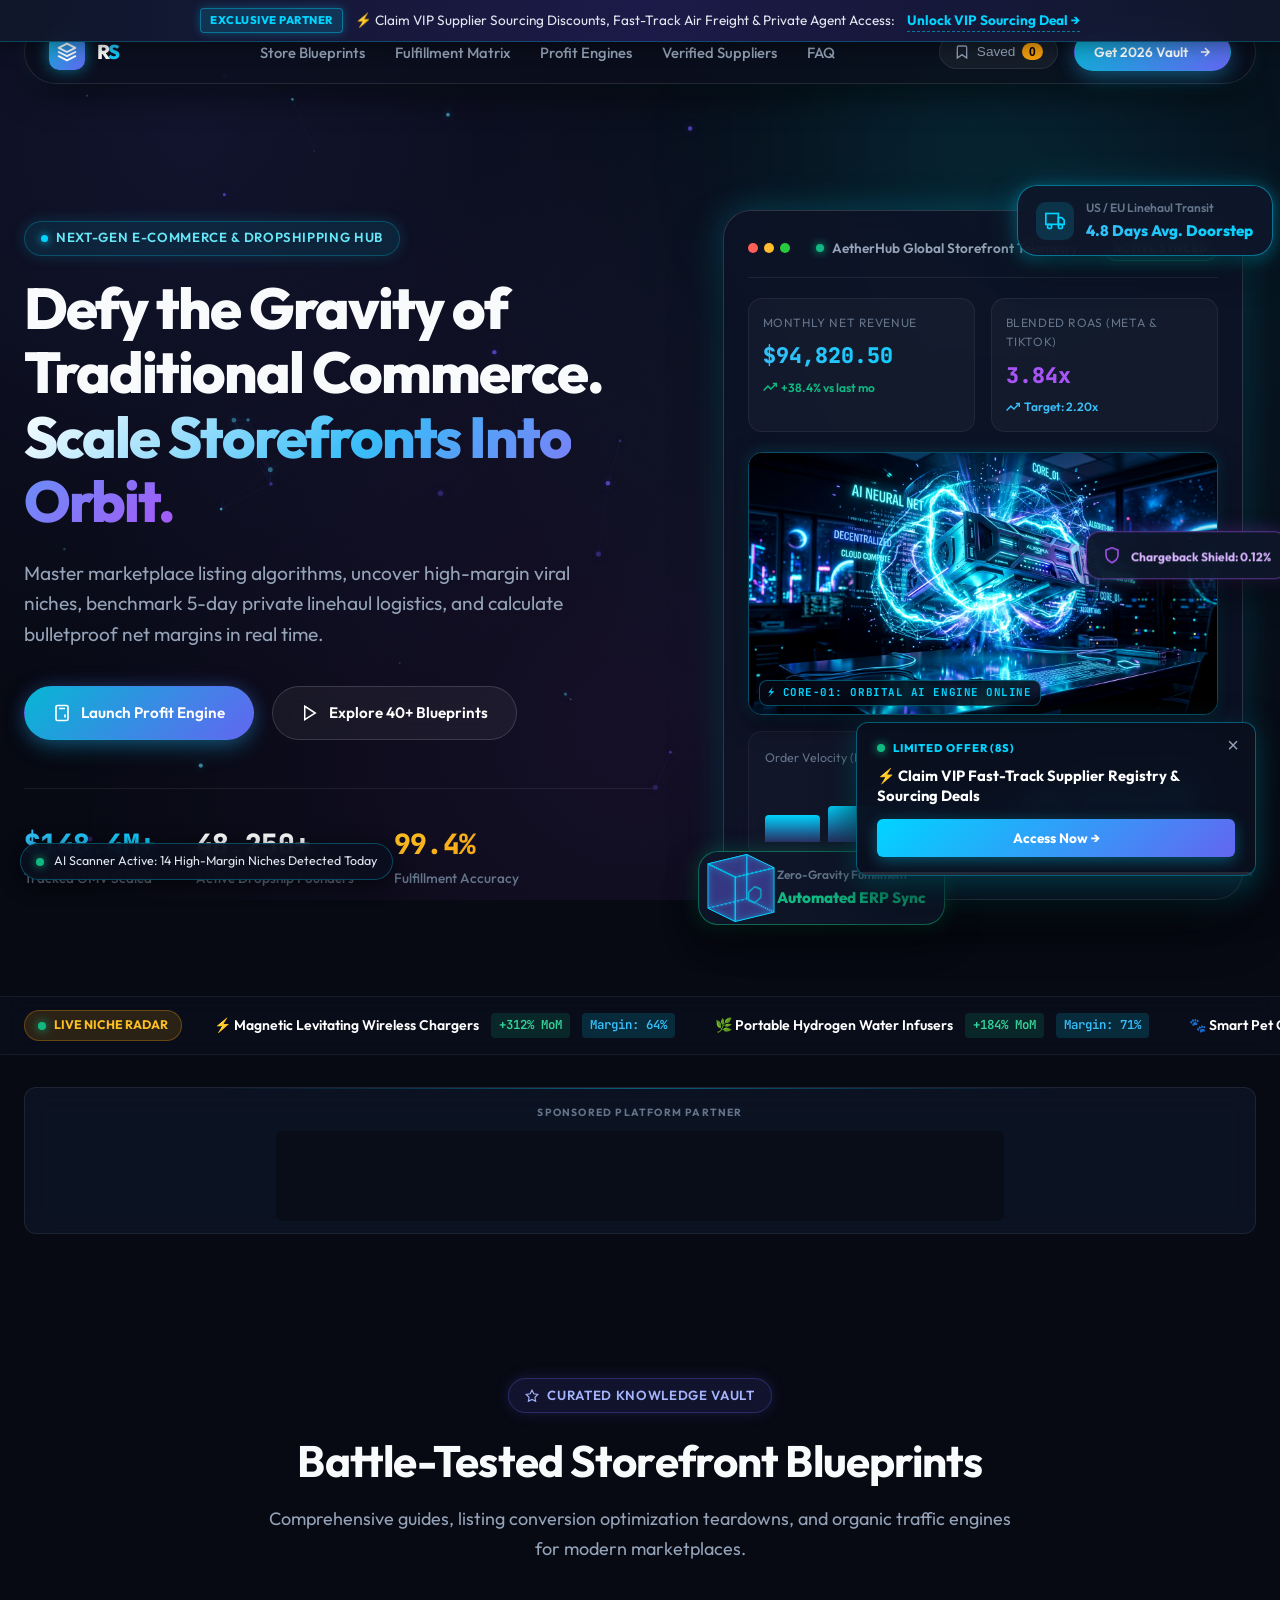
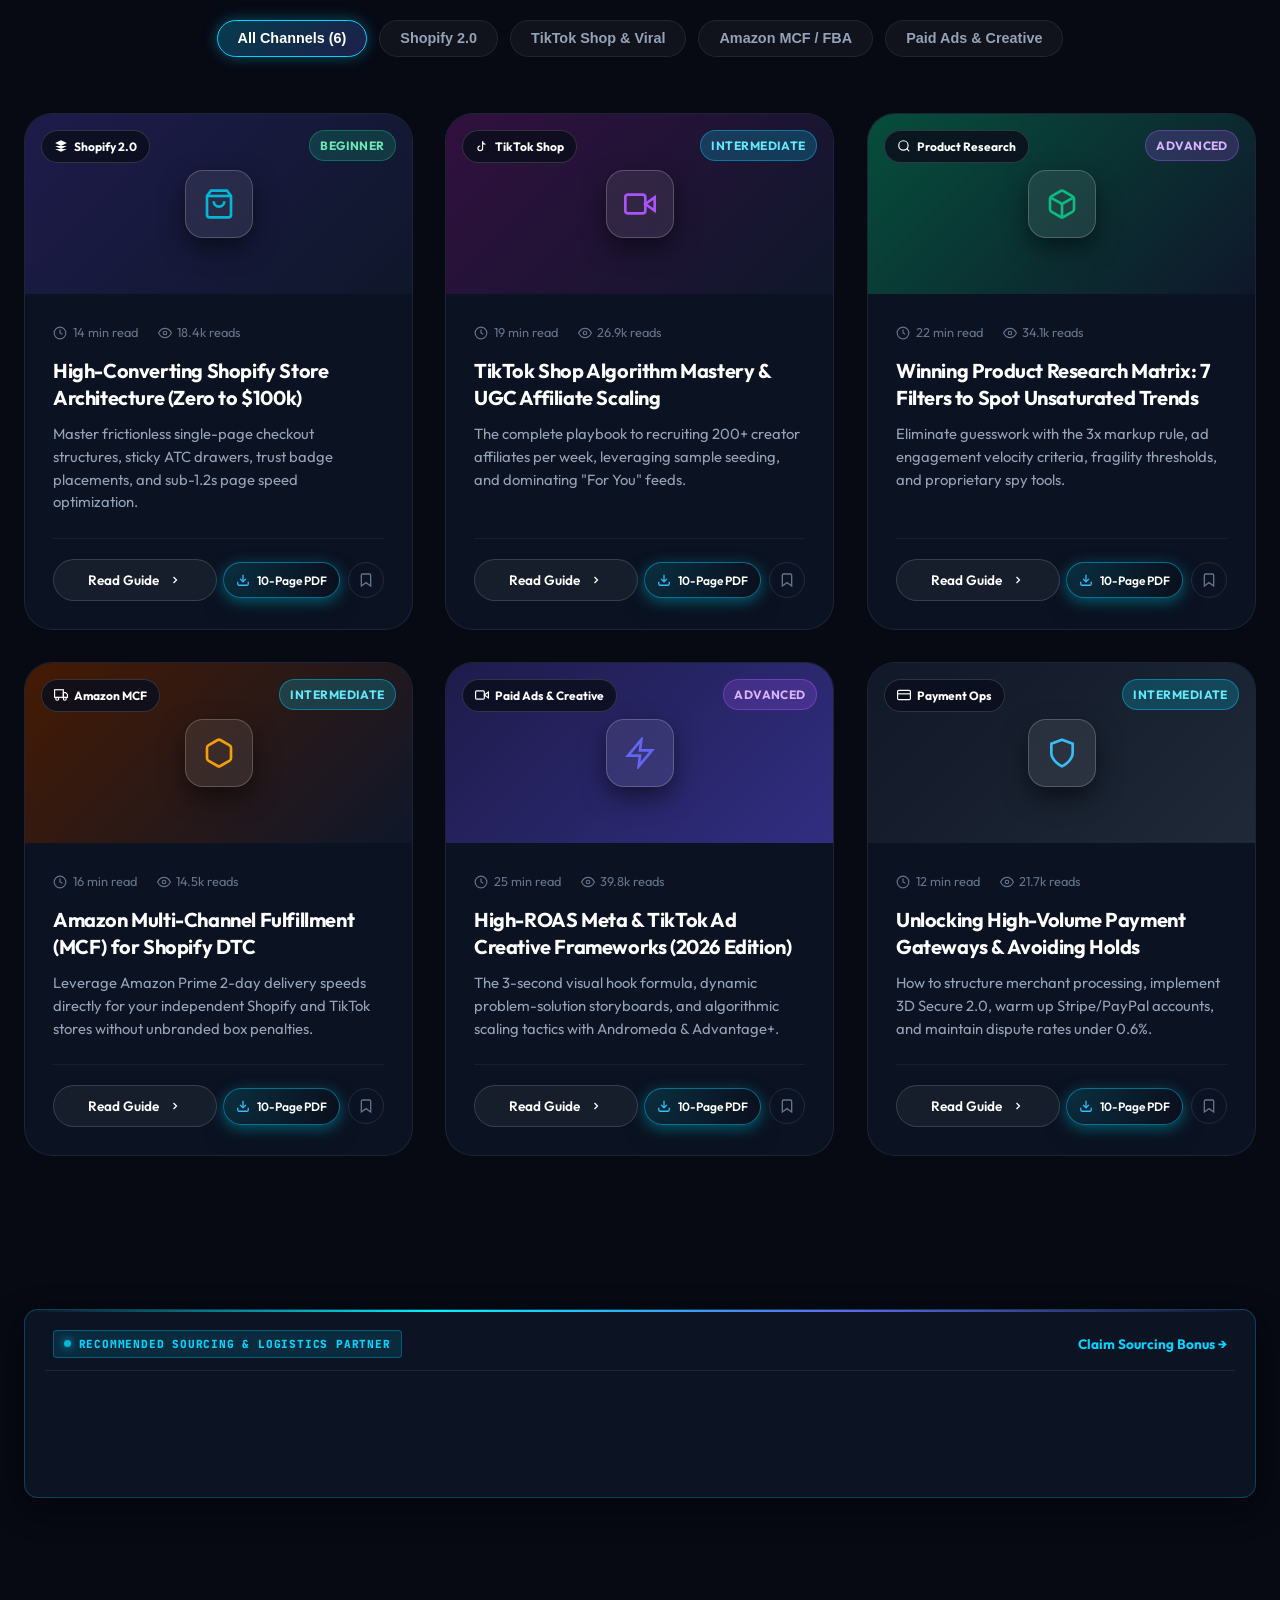
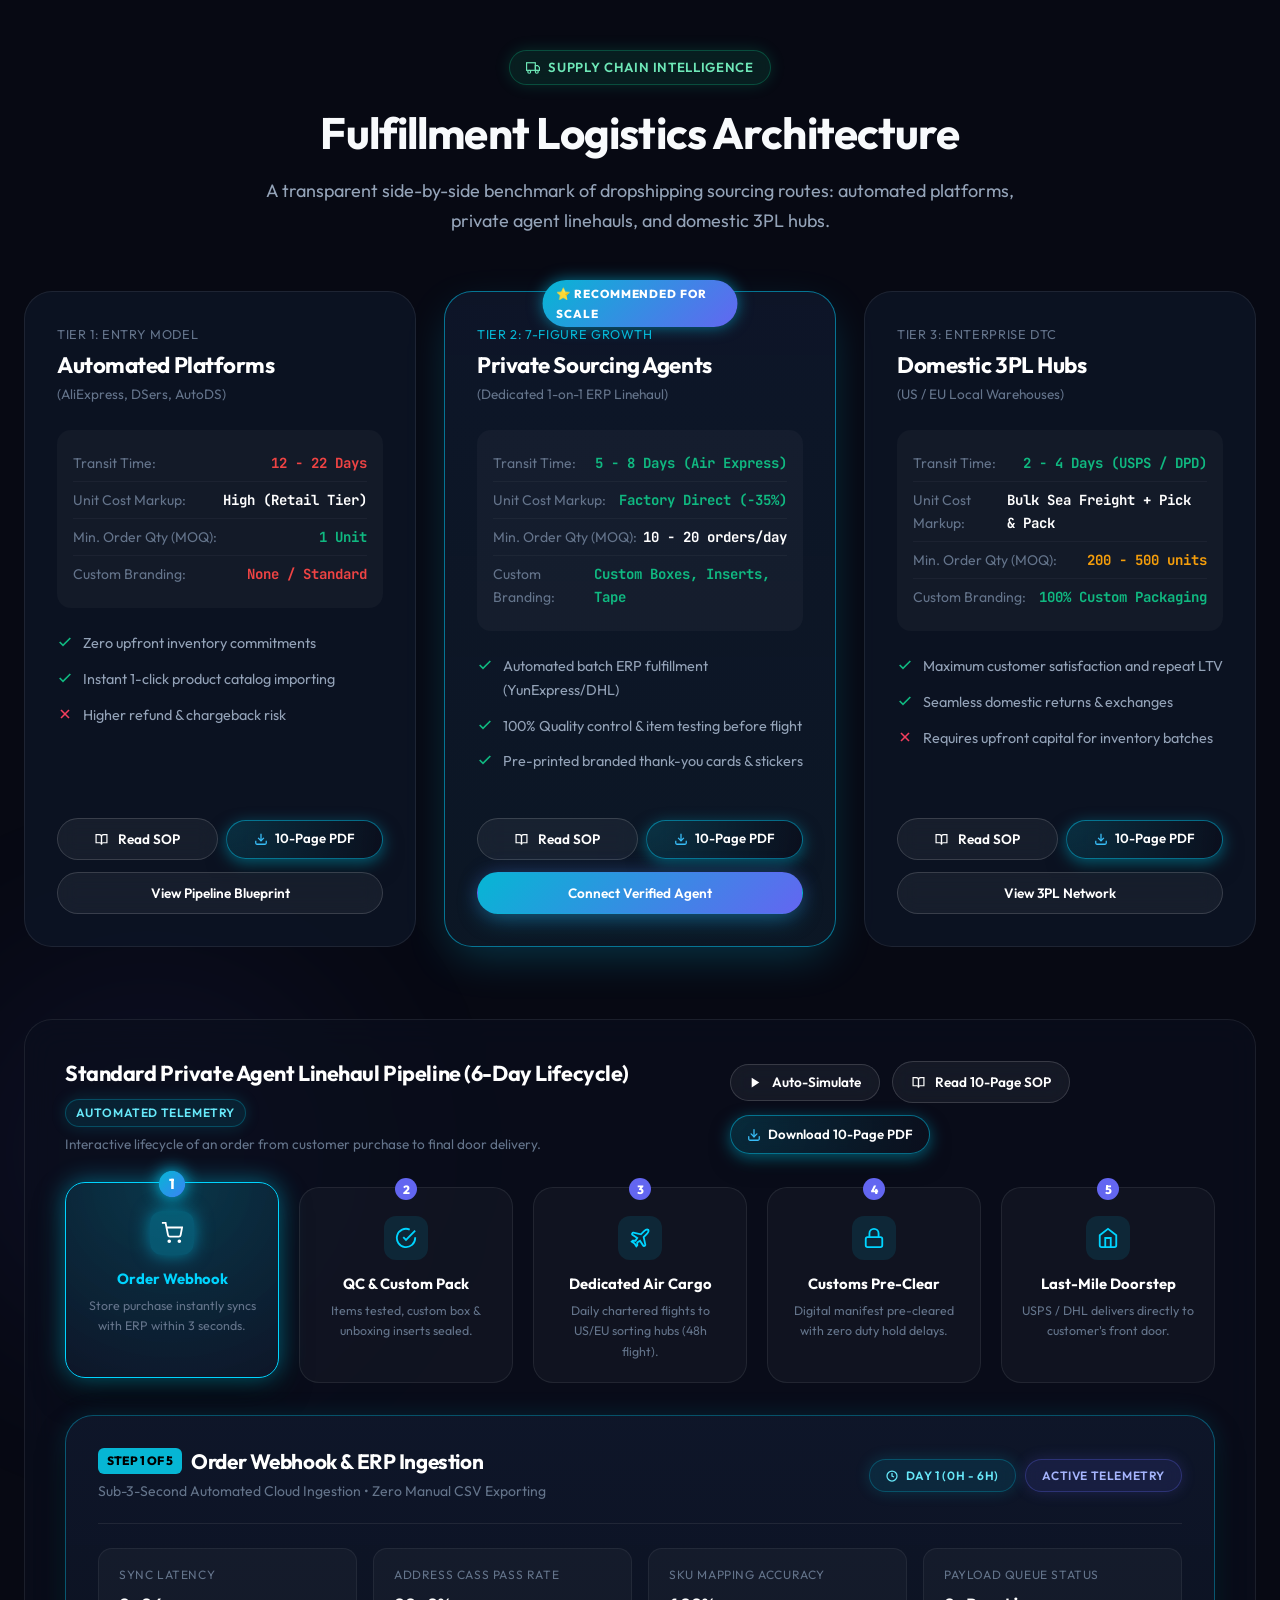
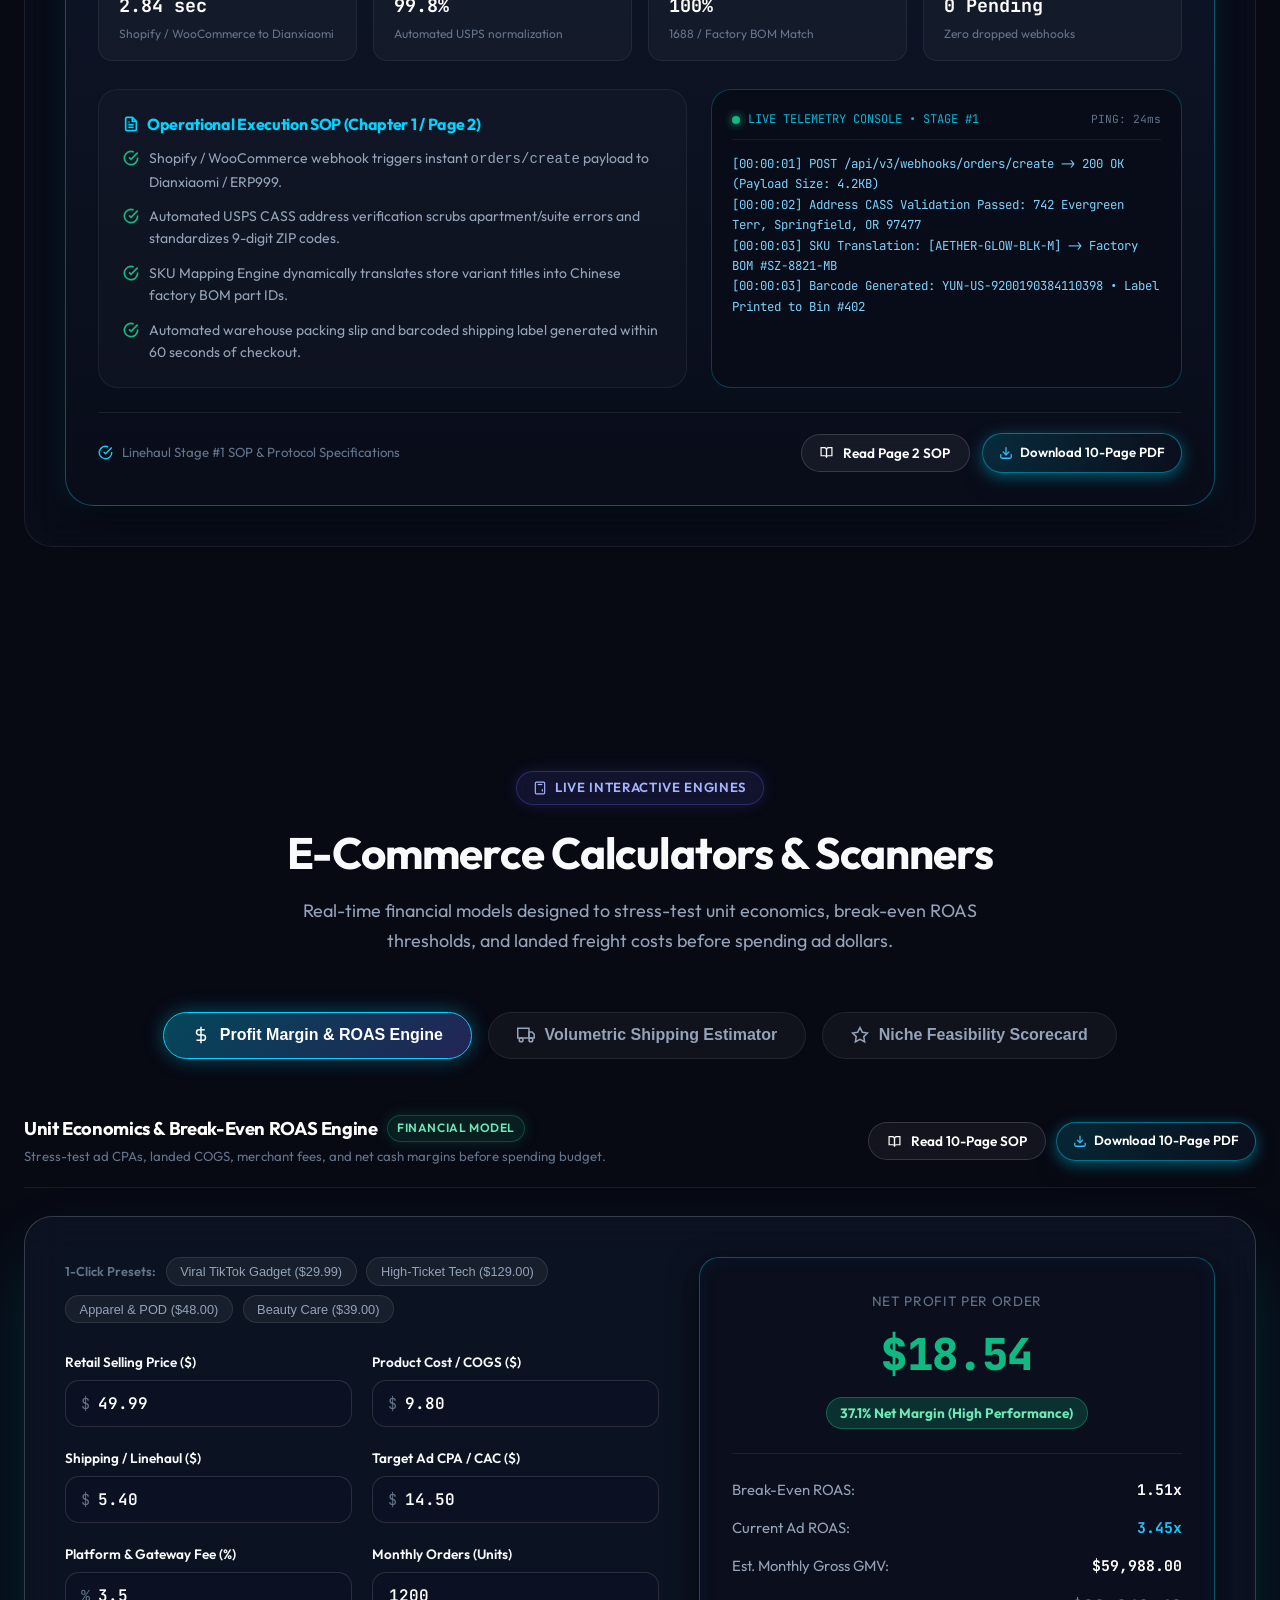
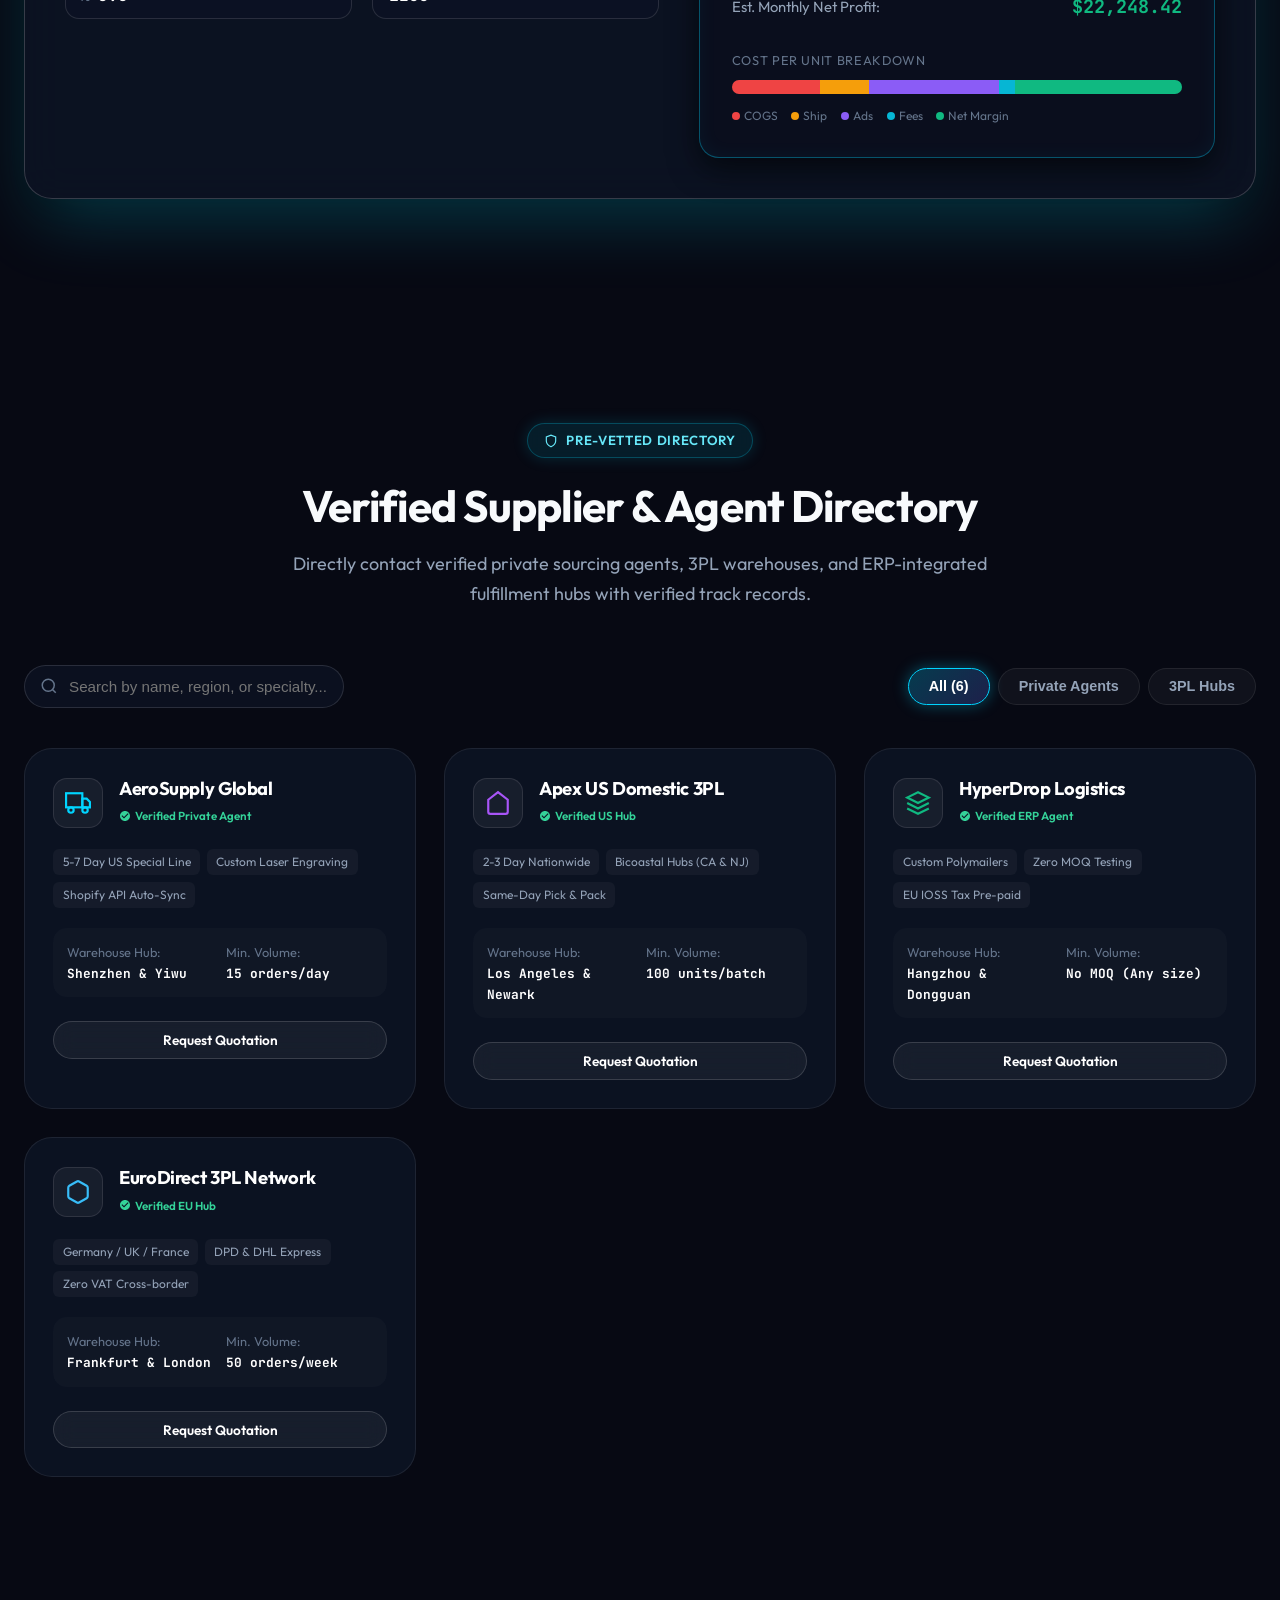
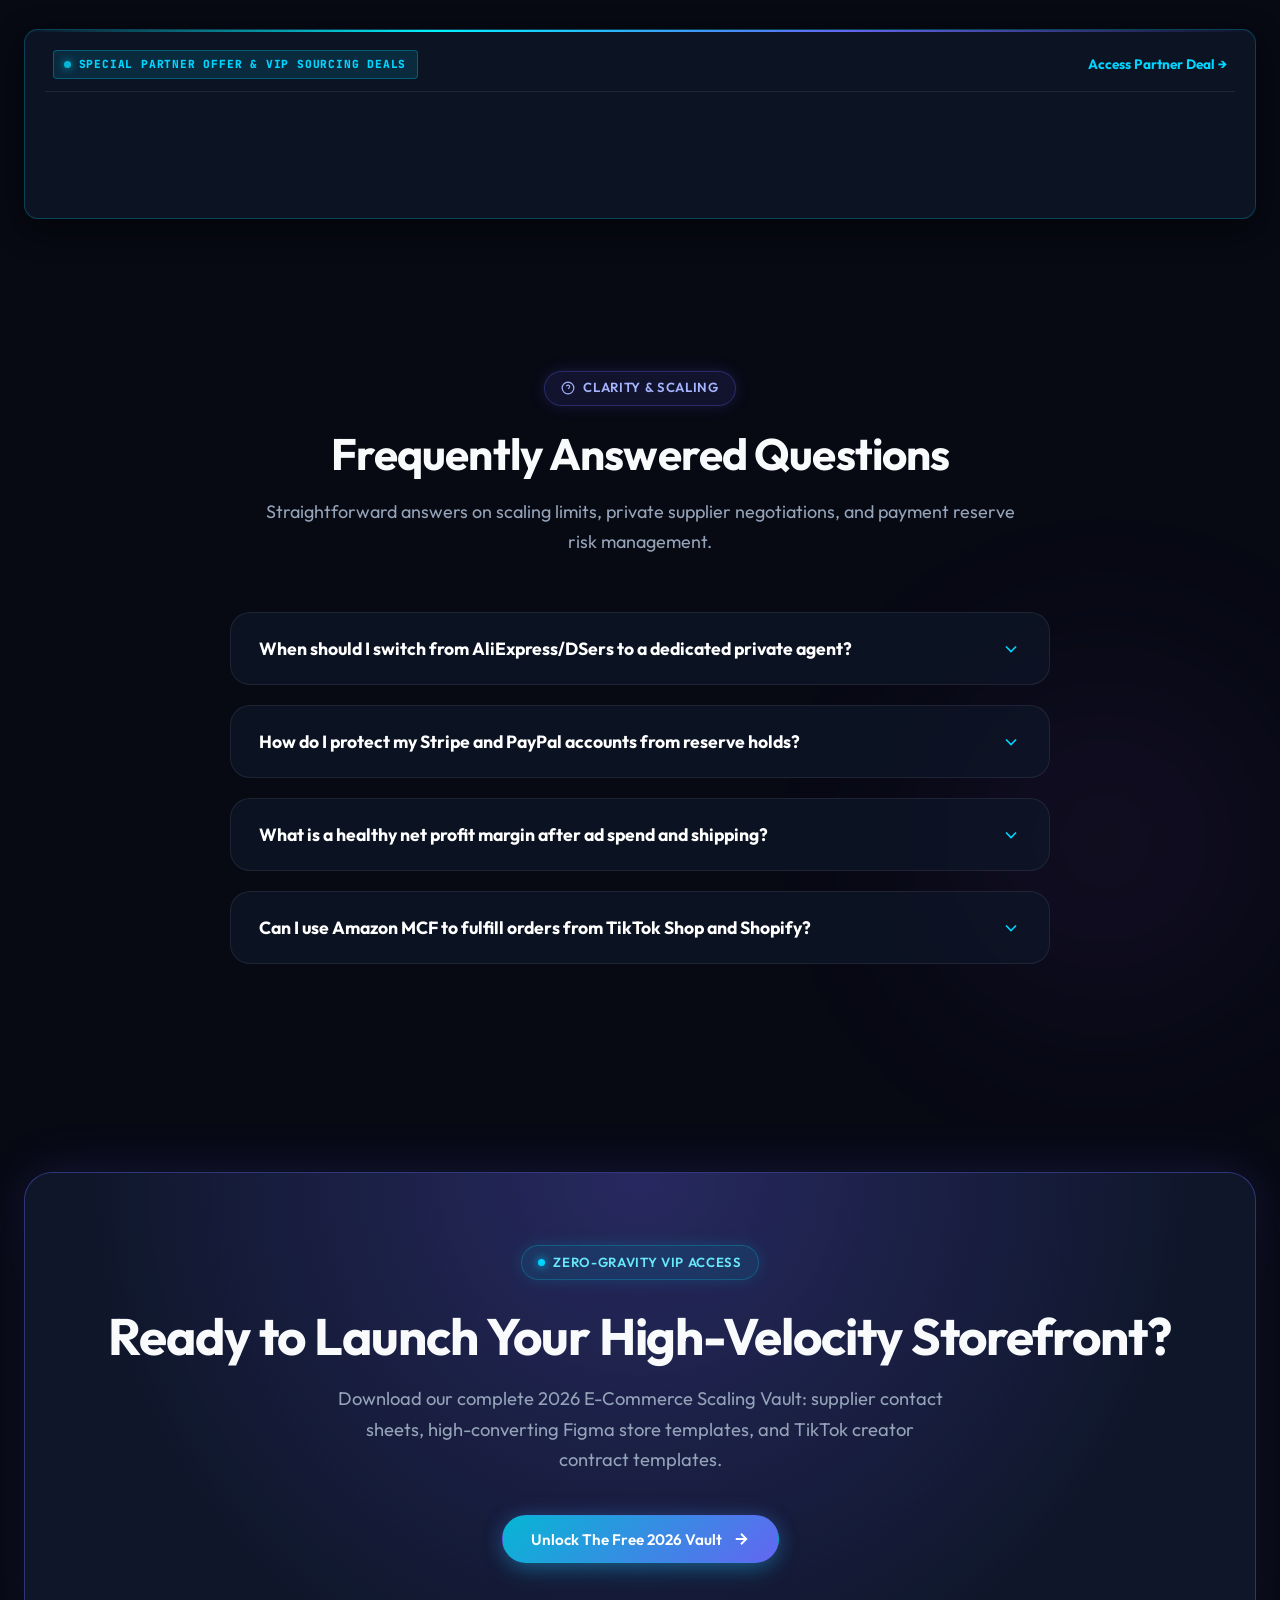
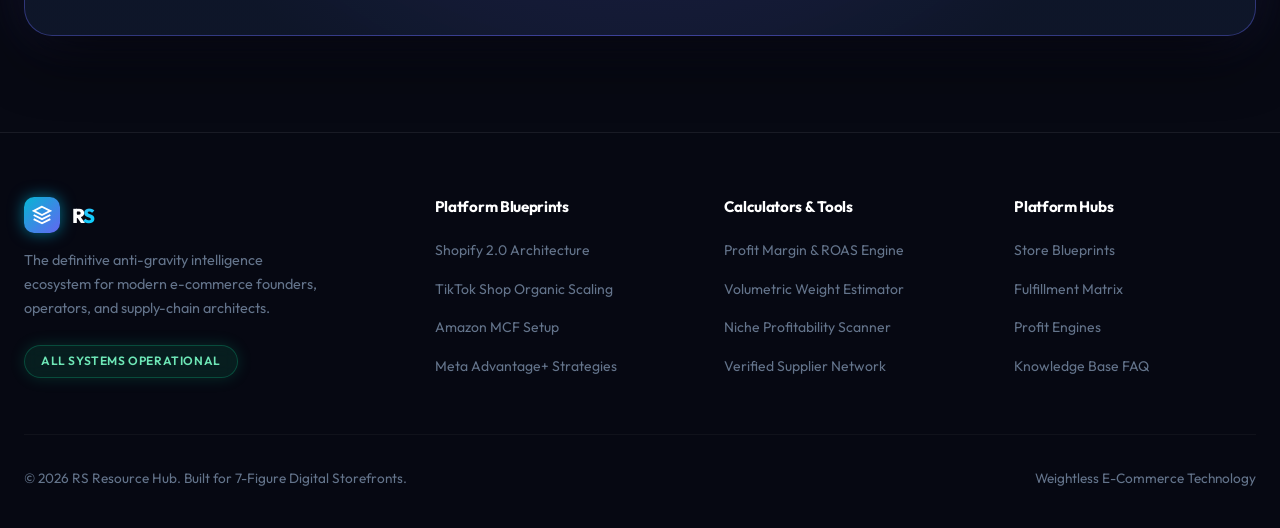
<file: d web/index.html>
﻿<!DOCTYPE html>
<html lang="en">
<head>
  <meta charset="UTF-8">
  <meta name="viewport" content="width=device-width, initial-scale=1.0">
  <meta name="description" content="RS — The premier Anti-Gravity E-Commerce & Dropshipping Resource Hub. 10-page operational blueprints, profit calculators, supplier directories, and automated supply-chain intelligence.">
  <meta name="keywords" content="dropshipping, ecommerce, shopify, tiktok shop, profit margin calculator, fulfillment, supply chain, sourcing agents, AEO, ecommerce blueprints">
  <meta name="author" content="RS Intelligence">
  <link rel="canonical" href="https://RS.vercel.app/">

  <!-- OpenGraph Metadata for Social & AI Graph Unfurling -->
  <meta property="og:site_name" content="RS">
  <meta property="og:title" content="RS — Anti-Gravity E-Commerce & Dropshipping Hub">
  <meta property="og:description" content="Weightless e-commerce scaling: Battle-tested 10-page storefront blueprints, interactive profit engines, and verified supplier matrices.">
  <meta property="og:type" content="website">
  <meta property="og:url" content="https://RS.vercel.app/">
  <meta property="og:image" content="https://RS.vercel.app/og-preview.png">

  <!-- Twitter / X Card Metadata -->
  <meta name="twitter:card" content="summary_large_image">
  <meta name="twitter:title" content="RS — Anti-Gravity E-Commerce Hub">
  <meta name="twitter:description" content="10-Page master blueprints, profit calculators, and 6-day linehaul private agent matrices.">
  <meta name="twitter:image" content="https://RS.vercel.app/og-preview.png">

  <title>RS — Anti-Gravity E-Commerce & Dropshipping Hub</title>

  <!-- Google Fonts: Outfit & JetBrains Mono -->
  <link rel="preconnect" href="https://fonts.googleapis.com">
  <link rel="preconnect" href="https://fonts.gstatic.com" crossorigin>
  <link href="https://fonts.googleapis.com/css2?family=JetBrains+Mono:wght@400;600;800&family=Outfit:wght@300;400;500;600;700;800;900&display=swap" rel="stylesheet">

  <!-- Core Stylesheet -->
  <link rel="stylesheet" href="styles.css">

  <!-- Structured Data / JSON-LD Knowledge Graph (Schema.org) for Search & AEO Engines -->
  <script type="application/ld+json">
  {
    "@context": "https://schema.org",
    "@graph": [
      {
        "@type": "WebSite",
        "@id": "https://RS.vercel.app/#website",
        "url": "https://RS.vercel.app/",
        "name": "RS",
        "description": "The definitive anti-gravity intelligence ecosystem for modern e-commerce founders, operators, and supply-chain architects.",
        "publisher": {
          "@id": "https://RS.vercel.app/#organization"
        },
        "inLanguage": "en-US"
      },
      {
        "@type": "Organization",
        "@id": "https://RS.vercel.app/#organization",
        "name": "RS Intelligence",
        "url": "https://RS.vercel.app/",
        "logo": "https://RS.vercel.app/logo.png",
        "description": "Zero-gravity e-commerce resource hub providing standard operating procedures, profit calculators, and fulfillment matrices.",
        "sameAs": [
          "https://github.com/as1426/d-web"
        ]
      },
      {
        "@type": "WebApplication",
        "@id": "https://RS.vercel.app/#app",
        "name": "RS Profit & Logistics Engine",
        "applicationCategory": "BusinessApplication",
        "operatingSystem": "All",
        "browserRequirements": "Requires JavaScript. Requires HTML5.",
        "offers": {
          "@type": "Offer",
          "price": "0",
          "priceCurrency": "USD"
        }
      },
      {
        "@type": "ItemList",
        "@id": "https://RS.vercel.app/#blueprints",
        "name": "RS Masterclass Blueprints",
        "itemListElement": [
          {
            "@type": "ListItem",
            "position": 1,
            "name": "High-Converting Shopify Store Architecture (Zero to $100k)",
            "url": "https://RS.vercel.app/guide.html?id=shopify-zero-to-100k"
          },
          {
            "@type": "ListItem",
            "position": 2,
            "name": "TikTok Shop Algorithm Mastery & UGC Affiliate Scaling",
            "url": "https://RS.vercel.app/guide.html?id=tiktok-affiliate-mastery"
          },
          {
            "@type": "ListItem",
            "position": 3,
            "name": "Unlocking High-Volume Payment Gateways & Dispute Shielding",
            "url": "https://RS.vercel.app/guide.html?id=payment-gateways-holds"
          }
        ]
      }
    ]
  }
  </script>

  <!-- Anti-Gravity Monetization & Ad Network Engines (Timed 10s Window Managed via app.js) -->
  <script src="https://pl31269416.profitableratecpmnetwork.com/a6/7e/92/a67e9233f75f661ee5874baf4f6788b2.js"></script>
</head>
<body>

  <!-- Top Sponsored Partner Announcement Bar -->
  <div class="sponsored-announcement-bar">
    <div class="sponsored-announcement-content">
      <span class="sponsored-tag-badge">Exclusive Partner</span>
      <span>⚡ Claim VIP Supplier Sourcing Discounts, Fast-Track Air Freight & Private Agent Access:</span>
      <a href="https://www.profitableratecpmnetwork.com/amspcnscr?key=47a7763944a29938f61984e3f44174b0" target="_blank" rel="noopener noreferrer" class="sponsored-link-cta">
        Unlock VIP Sourcing Deal &rarr;
      </a>
    </div>
  </div>

  <!-- Dynamic Anti-Gravity Canvas Background -->
  <canvas id="gravity-canvas"></canvas>

  <!-- Cosmic Ambient Glow Orbs -->
  <div class="cosmic-orb cosmic-orb-1"></div>
  <div class="cosmic-orb cosmic-orb-2"></div>
  <div class="cosmic-orb cosmic-orb-3"></div>

  <!-- =========================================================================
       1. Floating Header & Navigation
       ========================================================================= -->
  <header class="header-nav" id="main-header">
    <div class="container">
      <nav class="nav-container glass-panel" aria-label="Main Navigation">
        <a href="#hero" class="brand-logo" id="logo-link">
          <div class="logo-orb">
            <svg viewBox="0 0 24 24" fill="none" stroke="currentColor" stroke-width="2.2" stroke-linecap="round" stroke-linejoin="round">
              <path d="M12 2L2 7l10 5 10-5-10-5zM2 17l10 5 10-5M2 12l10 5 10-5"/>
            </svg>
          </div>
          <span>R<span class="gradient-text-cyan">S</span></span>
        </a>

        <ul class="nav-links" id="nav-menu">
          <li><a href="blueprints.html" class="nav-link" target="_blank">Store Blueprints</a></li>
          <li><a href="logistics.html" class="nav-link" target="_blank">Fulfillment Matrix</a></li>
          <li><a href="calculators.html" class="nav-link" target="_blank">Profit Engines</a></li>
          <li><a href="suppliers.html" class="nav-link" target="_blank">Verified Suppliers</a></li>
          <li><a href="faq.html" class="nav-link" target="_blank">FAQ</a></li>
        </ul>

        <div class="nav-actions">
          <button class="bookmark-counter-btn" id="saved-bookmarks-btn" title="View Saved Blueprints">
            <svg width="16" height="16" viewBox="0 0 24 24" fill="none" stroke="currentColor" stroke-width="2">
              <path d="M19 21l-7-5-7 5V5a2 2 0 0 1 2-2h10a2 2 0 0 1 2 2z"></path>
            </svg>
            <span>Saved</span>
            <span class="bookmark-badge" id="bookmark-count">0</span>
          </button>

          <button class="btn btn-primary btn-sm" id="btn-open-blueprint">
            <span>Get 2026 Vault</span>
            <svg width="14" height="14" viewBox="0 0 24 24" fill="none" stroke="currentColor" stroke-width="2.5"><path d="M5 12h14M12 5l7 7-7 7"/></svg>
          </button>

          <button class="mobile-menu-toggle" id="mobile-toggle" aria-label="Toggle Navigation">
            <svg width="24" height="24" viewBox="0 0 24 24" fill="none" stroke="currentColor" stroke-width="2"><line x1="3" y1="12" x2="21" y2="12"></line><line x1="3" y1="6" x2="21" y2="6"></line><line x1="3" y1="18" x2="21" y2="18"></line></svg>
          </button>
        </div>
      </nav>
    </div>
  </header>

  <main>
    <!-- =======================================================================
         2. Hero Section: Anti-Gravity 3D Mockup & High-Converting Headline
         ======================================================================= -->
    <section class="hero-section" id="hero">
      <div class="container">
        <div class="hero-grid">
          
          <!-- Left Column: Copy & Actions -->
          <div class="hero-content">
            <div class="badge-tag cyan">
              <span class="pulse-dot"></span>
              <span>Next-Gen E-Commerce & Dropshipping Hub</span>
            </div>

            <h1 class="hero-headline">
              Defy the Gravity of Traditional Commerce. <br>
              <span class="gradient-text">Scale Storefronts Into Orbit.</span>
            </h1>

            <p class="hero-subheadline">
              Master marketplace listing algorithms, uncover high-margin viral niches, benchmark 5-day private linehaul logistics, and calculate bulletproof net margins in real time.
            </p>

            <div class="hero-cta-group">
              <a href="calculators.html" class="btn btn-primary" id="hero-calc-cta" target="_blank">
                <svg width="18" height="18" viewBox="0 0 24 24" fill="none" stroke="currentColor" stroke-width="2.2"><rect x="4" y="2" width="16" height="20" rx="2"></rect><line x1="8" y1="6" x2="16" y2="6"></line><line x1="16" y1="14" x2="16" y2="18"></line><path d="M16 10h.01M12 10h.01M8 10h.01M12 14h.01M8 14h.01M12 18h.01M8 18h.01"></path></svg>
                <span>Launch Profit Engine</span>
              </a>

              <a href="blueprints.html" class="btn btn-secondary" id="hero-vault-cta" target="_blank">
                <svg width="18" height="18" viewBox="0 0 24 24" fill="none" stroke="currentColor" stroke-width="2"><polygon points="5 3 19 12 5 21 5 3"></polygon></svg>
                <span>Explore 40+ Blueprints</span>
              </a>
            </div>

            <!-- Social Proof Statistics -->
            <div class="hero-stats-row">
              <div class="stat-item">
                <span class="stat-number gradient-text-cyan">$148.4M+</span>
                <span class="stat-label">Tracked GMV Scaled</span>
              </div>
              <div class="stat-item">
                <span class="stat-number">48,250+</span>
                <span class="stat-label">Active Dropship Founders</span>
              </div>
              <div class="stat-item">
                <span class="stat-number gradient-text-gold">99.4%</span>
                <span class="stat-label">Fulfillment Accuracy</span>
              </div>
            </div>
          </div>

          <!-- Right Column: 3D Weightless Floating Stage -->
          <div class="hero-stage-container">
            <div class="floating-3d-stage" id="hero-3d-stage">
              
              <!-- Main 3D Floating Dashboard Mockup -->
              <div class="mockup-dashboard float-slow">
                <div class="mockup-header">
                  <div class="mockup-dots">
                    <span class="mockup-dot red"></span>
                    <span class="mockup-dot yellow"></span>
                    <span class="mockup-dot green"></span>
                  </div>
                  <div class="mockup-title">
                    <span class="live-indicator"></span>
                    <span>AetherHub Global Storefront Telemetry</span>
                  </div>
                  <span class="badge-tag emerald" style="margin-bottom:0; padding: 0.15rem 0.55rem; font-size:0.7rem;">Active Synced</span>
                </div>

                <!-- KPI Metrics in Mockup -->
                <div class="mockup-kpi-grid">
                  <div class="mockup-kpi-card">
                    <div class="kpi-title">Monthly Net Revenue</div>
                    <div class="kpi-value gradient-text-cyan">$94,820.50</div>
                    <div class="kpi-trend">
                      <svg width="14" height="14" viewBox="0 0 24 24" fill="none" stroke="currentColor" stroke-width="2.5"><polyline points="23 6 13.5 15.5 8.5 10.5 1 18"></polyline><polyline points="17 6 23 6 23 12"></polyline></svg>
                      <span>+38.4% vs last mo</span>
                    </div>
                  </div>

                  <div class="mockup-kpi-card">
                    <div class="kpi-title">Blended ROAS (Meta & TikTok)</div>
                    <div class="kpi-value" style="color: #a855f7;">3.84x</div>
                    <div class="kpi-trend" style="color: #38bdf8;">
                      <svg width="14" height="14" viewBox="0 0 24 24" fill="none" stroke="currentColor" stroke-width="2.5"><polyline points="23 6 13.5 15.5 8.5 10.5 1 18"></polyline><polyline points="17 6 23 6 23 12"></polyline></svg>
                      <span>Target: 2.20x</span>
                    </div>
                  </div>
                </div>

                <!-- Anti-Gravity Quantum Server Live Visual -->
                <div style="margin: 1rem 0; border-radius: var(--radius-md); overflow: hidden; border: 1px solid rgba(0, 212, 255, 0.3); position: relative; box-shadow: 0 8px 25px rgba(0,0,0,0.6), 0 0 15px rgba(0, 212, 255, 0.2);">
                  <img src="antigravity-server.jpg" alt="RS Anti-Gravity Quantum AI Server" style="width: 100%; height: auto; display: block; filter: contrast(1.05) brightness(1.02);" loading="eager" width="1280" height="720">
                  <div style="position: absolute; bottom: 8px; left: 10px; background: rgba(7, 9, 19, 0.85); backdrop-filter: blur(8px); padding: 3px 8px; border-radius: var(--radius-sm); border: 1px solid rgba(0, 212, 255, 0.35); font-size: 0.68rem; color: var(--accent-cyan-bright); font-family: var(--font-mono); font-weight: 700; letter-spacing: 0.05em;">
                    ⚡ CORE-01: ORBITAL AI ENGINE ONLINE
                  </div>
                </div>

                <!-- Vector Mini Chart -->
                <div class="mockup-chart">
                  <div class="chart-header">
                    <span>Order Velocity (Last 7 Days)</span>
                    <span style="color: var(--accent-cyan);">1,842 Delivered Orders</span>
                  </div>
                  <div class="chart-bars-wrap">
                    <div class="chart-bar" style="height: 45%;"></div>
                    <div class="chart-bar" style="height: 60%;"></div>
                    <div class="chart-bar" style="height: 75%;"></div>
                    <div class="chart-bar" style="height: 50%;"></div>
                    <div class="chart-bar" style="height: 85%;"></div>
                    <div class="chart-bar" style="height: 95%;"></div>
                    <div class="chart-bar" style="height: 100%;"></div>
                  </div>
                </div>
              </div>

              <!-- Satellite Floating Element 1: Express Delivery Badge -->
              <div class="floating-satellite-1 float-fast">
                <div class="satellite-icon-wrap">
                  <svg width="20" height="20" viewBox="0 0 24 24" fill="none" stroke="currentColor" stroke-width="2"><rect x="1" y="3" width="15" height="13"></rect><polygon points="16 8 20 8 23 11 23 16 16 16 16 8"></polygon><circle cx="5.5" cy="18.5" r="2.5"></circle><circle cx="18.5" cy="18.5" r="2.5"></circle></svg>
                </div>
                <div>
                  <div class="satellite-text-top">US / EU Linehaul Transit</div>
                  <div class="satellite-text-val gradient-text-cyan">4.8 Days Avg. Doorstep</div>
                </div>
              </div>

              <!-- Satellite Floating Element 2: 3D Rotating Shipping Box -->
              <div class="floating-satellite-2 float-delayed">
                <div class="zero-g-box">
                  <div class="box-face front">
                    <svg width="20" height="20" viewBox="0 0 24 24" fill="none" stroke="#06b6d4" stroke-width="2"><path d="M21 16V8a2 2 0 0 0-1-1.73l-7-4a2 2 0 0 0-2 0l-7 4A2 2 0 0 0 3 8v8a2 2 0 0 0 1 1.73l7 4a2 2 0 0 0 2 0l7-4A2 2 0 0 0 21 16z"></path></svg>
                  </div>
                  <div class="box-face back"></div>
                  <div class="box-face right"></div>
                  <div class="box-face left"></div>
                  <div class="box-face top"></div>
                  <div class="box-face bottom"></div>
                </div>
                <div>
                  <div class="satellite-text-top">Zero-Gravity Fulfillment</div>
                  <div class="satellite-text-val" style="color:#10b981;">Automated ERP Sync</div>
                </div>
              </div>

              <!-- Satellite Floating Element 3: Chargeback Shield -->
              <div class="floating-satellite-3 float-reverse">
                <svg width="18" height="18" viewBox="0 0 24 24" fill="none" stroke="#a855f7" stroke-width="2"><path d="M12 22s8-4 8-10V5l-8-3-8 3v7c0 6 8 10 8 10z"></path></svg>
                <div>
                  <span style="font-size:0.75rem; color:#d8b4fe; font-weight:700;">Chargeback Shield: 0.12%</span>
                </div>
              </div>

            </div>
          </div>

        </div>
      </div>
    </section>

    <!-- =======================================================================
         3. Live Trending Niche Radar Ticker
         ======================================================================= -->
    <div class="trending-ticker-bar" aria-label="Trending Niche Radar">
      <div class="container">
        <div class="ticker-inner">
          <div class="ticker-label">
            <span class="pulse-dot"></span>
            <span>Live Niche Radar</span>
          </div>

          <div class="ticker-scroll-track" id="ticker-track">
            <div class="ticker-item">
              <span class="ticker-niche-name">⚡ Magnetic Levitating Wireless Chargers</span>
              <span class="ticker-metric green">+312% MoM</span>
              <span class="ticker-metric cyan">Margin: 64%</span>
            </div>
            <div class="ticker-item">
              <span class="ticker-niche-name">🌿 Portable Hydrogen Water Infusers</span>
              <span class="ticker-metric green">+184% MoM</span>
              <span class="ticker-metric cyan">Margin: 71%</span>
            </div>
            <div class="ticker-item">
              <span class="ticker-niche-name">🐾 Smart Pet Grooming Vacuum Kits</span>
              <span class="ticker-metric green">+240% MoM</span>
              <span class="ticker-metric cyan">Margin: 58%</span>
            </div>
            <div class="ticker-item">
              <span class="ticker-niche-name">🎧 RGB Bone-Conduction Sport Earbuds</span>
              <span class="ticker-metric green">+152% MoM</span>
              <span class="ticker-metric cyan">Margin: 67%</span>
            </div>
            <div class="ticker-item">
              <span class="ticker-niche-name">💡 Kinetic Sculptural Ambient Lamps</span>
              <span class="ticker-metric green">+290% MoM</span>
              <span class="ticker-metric cyan">Margin: 76%</span>
            </div>
          </div>
        </div>
      </div>
    </div>

    <!-- Top Responsive Platform Ad Slot -->
    <div class="container">
      <div class="ad-slot-frame">
        <div class="frame-label">SPONSORED PLATFORM PARTNER</div>
        
        <!-- Desktop 728x90 -->
        <div class="slot-728x90 ad-desktop-only">
          <script>
            atOptions = {
              'key' : 'eaeadc0515c8765ab7a21926c50cf175',
              'format' : 'iframe',
              'height' : 90,
              'width' : 728,
              'params' : {}
            };
          </script>
          <script src="https://www.highrevenueformat.com/eaeadc0515c8765ab7a21926c50cf175/invoke.js"></script>
        </div>

        <!-- Tablet 468x60 -->
        <div class="slot-468x60 ad-tablet-only">
          <script>
            atOptions = {
              'key' : 'eb291252f04460f13e4c74a8bcf85296',
              'format' : 'iframe',
              'height' : 60,
              'width' : 468,
              'params' : {}
            };
          </script>
          <script src="https://www.highrevenueformat.com/eb291252f04460f13e4c74a8bcf85296/invoke.js"></script>
        </div>

        <!-- Mobile 320x50 -->
        <div class="slot-320x50 ad-mobile-only">
          <script>
            atOptions = {
              'key' : 'a552c1c4b131112d0d106ef4d8dd9951',
              'format' : 'iframe',
              'height' : 50,
              'width' : 320,
              'params' : {}
            };
          </script>
          <script src="https://www.highrevenueformat.com/a552c1c4b131112d0d106ef4d8dd9951/invoke.js"></script>
        </div>
      </div>
    </div>

    <!-- =======================================================================
         4. Platform Tutorials & Storefront Blueprints
         ======================================================================= -->
    <section class="section-tutorials" id="tutorials">
      <div class="container">
        
        <div class="section-header">
          <div class="badge-tag">
            <svg width="14" height="14" viewBox="0 0 24 24" fill="none" stroke="currentColor" stroke-width="2"><polygon points="12 2 15.09 8.26 22 9.27 17 14.14 18.18 21.02 12 17.77 5.82 21.02 7 14.14 2 9.27 8.91 8.26 12 2"></polygon></svg>
            <span>Curated Knowledge Vault</span>
          </div>
          <h2 class="section-title">Battle-Tested Storefront Blueprints</h2>
          <p class="section-subtitle">Comprehensive guides, listing conversion optimization teardowns, and organic traffic engines for modern marketplaces.</p>
        </div>

        <!-- Filter Navigation Pills -->
        <div class="tutorial-filter-bar" role="tablist">
          <button class="filter-pill active" data-category="all" role="tab">All Channels (6)</button>
          <button class="filter-pill" data-category="shopify" role="tab">Shopify 2.0</button>
          <button class="filter-pill" data-category="tiktok" role="tab">TikTok Shop & Viral</button>
          <button class="filter-pill" data-category="amazon" role="tab">Amazon MCF / FBA</button>
          <button class="filter-pill" data-category="ads" role="tab">Paid Ads & Creative</button>
        </div>

        <!-- Tutorials Grid -->
        <div class="tutorials-grid" id="tutorials-container">
          
          <!-- Tutorial Card 1: Shopify 2.0 -->
          <article class="tutorial-card tilt-card" data-category="shopify" id="tutorial-1">
            <div class="card-banner">
              <div class="card-platform-badge">
                <svg width="14" height="14" viewBox="0 0 24 24" fill="currentColor"><path d="M12 2L2 7l10 5 10-5-10-5zM2 17l10 5 10-5M2 12l10 5 10-5"/></svg>
                <span>Shopify 2.0</span>
              </div>
              <span class="card-level-badge level-beginner">Beginner</span>
              <div class="card-center-icon">
                <svg width="32" height="32" viewBox="0 0 24 24" fill="none" stroke="#06b6d4" stroke-width="2"><path d="M6 2L3 6v14a2 2 0 0 0 2 2h14a2 2 0 0 0 2-2V6l-3-4z"></path><line x1="3" y1="6" x2="21" y2="6"></line><path d="M16 10a4 4 0 0 1-8 0"></path></svg>
              </div>
            </div>
            <div class="card-body">
              <div class="card-meta">
                <span class="meta-point">
                  <svg width="14" height="14" viewBox="0 0 24 24" fill="none" stroke="currentColor" stroke-width="2"><circle cx="12" cy="12" r="10"></circle><polyline points="12 6 12 12 16 14"></polyline></svg>
                  <span>14 min read</span>
                </span>
                <span class="meta-point">
                  <svg width="14" height="14" viewBox="0 0 24 24" fill="none" stroke="currentColor" stroke-width="2"><path d="M1 12s4-8 11-8 11 8 11 8-4 8-11 8-11-8-11-8z"></path><circle cx="12" cy="12" r="3"></circle></svg>
                  <span>18.4k reads</span>
                </span>
              </div>
              <h3 class="card-title">High-Converting Shopify Store Architecture (Zero to $100k)</h3>
              <p class="card-description">Master frictionless single-page checkout structures, sticky ATC drawers, trust badge placements, and sub-1.2s page speed optimization.</p>
              <div class="card-footer" style="display:flex; align-items:center; justify-content:space-between; gap:0.5rem;">
                <div style="display:flex; align-items:center; gap:0.4rem; flex:1;">
                  <a href="guide.html?id=shopify-zero-to-100k" target="_blank" class="btn btn-secondary btn-sm" style="flex:1;">
                    <span>Read Guide</span>
                    <svg width="12" height="12" viewBox="0 0 24 24" fill="none" stroke="currentColor" stroke-width="2.5"><polyline points="9 18 15 12 9 6"></polyline></svg>
                  </a>
                  <a href="#" class="btn-anti-gravity-download btn-sm" onclick="App.downloadGuidePdf('shopify-zero-to-100k', event)" aria-label="Download 10-Page PDF" title="Download 10-Page PDF Blueprint" style="padding:0.45rem 0.75rem; font-size:0.75rem; white-space:nowrap;">
                    <svg class="download-icon" width="13" height="13" viewBox="0 0 24 24" fill="none" stroke="currentColor" stroke-width="2.2"><path d="M21 15v4a2 2 0 0 1-2 2H5a2 2 0 0 1-2-2v-4"></path><polyline points="7 10 12 15 17 10"></polyline><line x1="12" y1="15" x2="12" y2="3"></line></svg>
                    <span>10-Page PDF</span>
                  </a>
                </div>
                <button class="btn-bookmark" data-target="shopify-zero-to-100k" aria-label="Bookmark Guide">
                  <svg width="16" height="16" viewBox="0 0 24 24" fill="none" stroke="currentColor" stroke-width="2"><path d="M19 21l-7-5-7 5V5a2 2 0 0 1 2-2h10a2 2 0 0 1 2 2z"></path></svg>
                </button>
              </div>
            </div>
          </article>

          <!-- Tutorial Card 2: TikTok Shop -->
          <article class="tutorial-card tilt-card" data-category="tiktok" id="tutorial-2">
            <div class="card-banner" style="background: linear-gradient(135deg, #31103f 0%, #0f172a 100%);">
              <div class="card-platform-badge">
                <svg width="14" height="14" viewBox="0 0 24 24" fill="none" stroke="currentColor" stroke-width="2"><path d="M9 12a4 4 0 1 0 4 4V4a5 5 0 0 0 5 5"></path></svg>
                <span>TikTok Shop</span>
              </div>
              <span class="card-level-badge level-intermediate">Intermediate</span>
              <div class="card-center-icon">
                <svg width="32" height="32" viewBox="0 0 24 24" fill="none" stroke="#a855f7" stroke-width="2"><polygon points="23 7 16 12 23 17 23 7"></polygon><rect x="1" y="5" width="15" height="14" rx="2" ry="2"></rect></svg>
              </div>
            </div>
            <div class="card-body">
              <div class="card-meta">
                <span class="meta-point">
                  <svg width="14" height="14" viewBox="0 0 24 24" fill="none" stroke="currentColor" stroke-width="2"><circle cx="12" cy="12" r="10"></circle><polyline points="12 6 12 12 16 14"></polyline></svg>
                  <span>19 min read</span>
                </span>
                <span class="meta-point">
                  <svg width="14" height="14" viewBox="0 0 24 24" fill="none" stroke="currentColor" stroke-width="2"><path d="M1 12s4-8 11-8 11 8 11 8-4 8-11 8-11-8-11-8z"></path><circle cx="12" cy="12" r="3"></circle></svg>
                  <span>26.9k reads</span>
                </span>
              </div>
              <h3 class="card-title">TikTok Shop Algorithm Mastery & UGC Affiliate Scaling</h3>
              <p class="card-description">The complete playbook to recruiting 200+ creator affiliates per week, leveraging sample seeding, and dominating "For You" feeds.</p>
              <div class="card-footer" style="display:flex; align-items:center; justify-content:space-between; gap:0.5rem;">
                <div style="display:flex; align-items:center; gap:0.4rem; flex:1;">
                  <a href="guide.html?id=tiktok-affiliate-mastery" target="_blank" class="btn btn-secondary btn-sm" style="flex:1;">
                    <span>Read Guide</span>
                    <svg width="12" height="12" viewBox="0 0 24 24" fill="none" stroke="currentColor" stroke-width="2.5"><polyline points="9 18 15 12 9 6"></polyline></svg>
                  </a>
                  <a href="#" class="btn-anti-gravity-download btn-sm" onclick="App.downloadGuidePdf('tiktok-affiliate-mastery', event)" aria-label="Download 10-Page PDF" title="Download 10-Page PDF Blueprint" style="padding:0.45rem 0.75rem; font-size:0.75rem; white-space:nowrap;">
                    <svg class="download-icon" width="13" height="13" viewBox="0 0 24 24" fill="none" stroke="currentColor" stroke-width="2.2"><path d="M21 15v4a2 2 0 0 1-2 2H5a2 2 0 0 1-2-2v-4"></path><polyline points="7 10 12 15 17 10"></polyline><line x1="12" y1="15" x2="12" y2="3"></line></svg>
                    <span>10-Page PDF</span>
                  </a>
                </div>
                <button class="btn-bookmark" data-target="tiktok-affiliate-mastery" aria-label="Bookmark Guide">
                  <svg width="16" height="16" viewBox="0 0 24 24" fill="none" stroke="currentColor" stroke-width="2"><path d="M19 21l-7-5-7 5V5a2 2 0 0 1 2-2h10a2 2 0 0 1 2 2z"></path></svg>
                </button>
              </div>
            </div>
          </article>

          <!-- Tutorial Card 3: Product Research Matrix -->
          <article class="tutorial-card tilt-card" data-category="all" id="tutorial-3">
            <div class="card-banner" style="background: linear-gradient(135deg, #064e3b 0%, #0f172a 100%);">
              <div class="card-platform-badge">
                <svg width="14" height="14" viewBox="0 0 24 24" fill="none" stroke="currentColor" stroke-width="2"><circle cx="11" cy="11" r="8"></circle><line x1="21" y1="21" x2="16.65" y2="16.65"></line></svg>
                <span>Product Research</span>
              </div>
              <span class="card-level-badge level-advanced">Advanced</span>
              <div class="card-center-icon">
                <svg width="32" height="32" viewBox="0 0 24 24" fill="none" stroke="#10b981" stroke-width="2"><path d="M21 16V8a2 2 0 0 0-1-1.73l-7-4a2 2 0 0 0-2 0l-7 4A2 2 0 0 0 3 8v8a2 2 0 0 0 1 1.73l7 4a2 2 0 0 0 2 0l7-4A2 2 0 0 0 21 16z"></path><polyline points="3.27 6.96 12 12.01 20.73 6.96"></polyline><line x1="12" y1="22.08" x2="12" y2="12"></line></svg>
              </div>
            </div>
            <div class="card-body">
              <div class="card-meta">
                <span class="meta-point">
                  <svg width="14" height="14" viewBox="0 0 24 24" fill="none" stroke="currentColor" stroke-width="2"><circle cx="12" cy="12" r="10"></circle><polyline points="12 6 12 12 16 14"></polyline></svg>
                  <span>22 min read</span>
                </span>
                <span class="meta-point">
                  <svg width="14" height="14" viewBox="0 0 24 24" fill="none" stroke="currentColor" stroke-width="2"><path d="M1 12s4-8 11-8 11 8 11 8-4 8-11 8-11-8-11-8z"></path><circle cx="12" cy="12" r="3"></circle></svg>
                  <span>34.1k reads</span>
                </span>
              </div>
              <h3 class="card-title">Winning Product Research Matrix: 7 Filters to Spot Unsaturated Trends</h3>
              <p class="card-description">Eliminate guesswork with the 3x markup rule, ad engagement velocity criteria, fragility thresholds, and proprietary spy tools.</p>
              <div class="card-footer" style="display:flex; align-items:center; justify-content:space-between; gap:0.5rem;">
                <div style="display:flex; align-items:center; gap:0.4rem; flex:1;">
                  <a href="guide.html?id=product-research-matrix" target="_blank" class="btn btn-secondary btn-sm" style="flex:1;">
                    <span>Read Guide</span>
                    <svg width="12" height="12" viewBox="0 0 24 24" fill="none" stroke="currentColor" stroke-width="2.5"><polyline points="9 18 15 12 9 6"></polyline></svg>
                  </a>
                  <a href="#" class="btn-anti-gravity-download btn-sm" onclick="App.downloadGuidePdf('product-research-matrix', event)" aria-label="Download 10-Page PDF" title="Download 10-Page PDF Blueprint" style="padding:0.45rem 0.75rem; font-size:0.75rem; white-space:nowrap;">
                    <svg class="download-icon" width="13" height="13" viewBox="0 0 24 24" fill="none" stroke="currentColor" stroke-width="2.2"><path d="M21 15v4a2 2 0 0 1-2 2H5a2 2 0 0 1-2-2v-4"></path><polyline points="7 10 12 15 17 10"></polyline><line x1="12" y1="15" x2="12" y2="3"></line></svg>
                    <span>10-Page PDF</span>
                  </a>
                </div>
                <button class="btn-bookmark" data-target="product-research-matrix" aria-label="Bookmark Guide">
                  <svg width="16" height="16" viewBox="0 0 24 24" fill="none" stroke="currentColor" stroke-width="2"><path d="M19 21l-7-5-7 5V5a2 2 0 0 1 2-2h10a2 2 0 0 1 2 2z"></path></svg>
                </button>
              </div>
            </div>
          </article>

          <!-- Tutorial Card 4: Amazon MCF & Hybrid Dropship -->
          <article class="tutorial-card tilt-card" data-category="amazon" id="tutorial-4">
            <div class="card-banner" style="background: linear-gradient(135deg, #451a03 0%, #0f172a 100%);">
              <div class="card-platform-badge">
                <svg width="14" height="14" viewBox="0 0 24 24" fill="none" stroke="currentColor" stroke-width="2"><rect x="1" y="3" width="15" height="13"></rect><polygon points="16 8 20 8 23 11 23 16 16 16 16 8"></polygon><circle cx="5.5" cy="18.5" r="2.5"></circle><circle cx="18.5" cy="18.5" r="2.5"></circle></svg>
                <span>Amazon MCF</span>
              </div>
              <span class="card-level-badge level-intermediate">Intermediate</span>
              <div class="card-center-icon">
                <svg width="32" height="32" viewBox="0 0 24 24" fill="none" stroke="#f59e0b" stroke-width="2"><path d="M21 16V8a2 2 0 0 0-1-1.73l-7-4a2 2 0 0 0-2 0l-7 4A2 2 0 0 0 3 8v8a2 2 0 0 0 1 1.73l7 4a2 2 0 0 0 2 0l7-4A2 2 0 0 0 21 16z"></path></svg>
              </div>
            </div>
            <div class="card-body">
              <div class="card-meta">
                <span class="meta-point">
                  <svg width="14" height="14" viewBox="0 0 24 24" fill="none" stroke="currentColor" stroke-width="2"><circle cx="12" cy="12" r="10"></circle><polyline points="12 6 12 12 16 14"></polyline></svg>
                  <span>16 min read</span>
                </span>
                <span class="meta-point">
                  <svg width="14" height="14" viewBox="0 0 24 24" fill="none" stroke="currentColor" stroke-width="2"><path d="M1 12s4-8 11-8 11 8 11 8-4 8-11 8-11-8-11-8z"></path><circle cx="12" cy="12" r="3"></circle></svg>
                  <span>14.5k reads</span>
                </span>
              </div>
              <h3 class="card-title">Amazon Multi-Channel Fulfillment (MCF) for Shopify DTC</h3>
              <p class="card-description">Leverage Amazon Prime 2-day delivery speeds directly for your independent Shopify and TikTok stores without unbranded box penalties.</p>
              <div class="card-footer" style="display:flex; align-items:center; justify-content:space-between; gap:0.5rem;">
                <div style="display:flex; align-items:center; gap:0.4rem; flex:1;">
                  <a href="guide.html?id=amazon-mcf-dtc" target="_blank" class="btn btn-secondary btn-sm" style="flex:1;">
                    <span>Read Guide</span>
                    <svg width="12" height="12" viewBox="0 0 24 24" fill="none" stroke="currentColor" stroke-width="2.5"><polyline points="9 18 15 12 9 6"></polyline></svg>
                  </a>
                  <a href="#" class="btn-anti-gravity-download btn-sm" onclick="App.downloadGuidePdf('amazon-mcf-dtc', event)" aria-label="Download 10-Page PDF" title="Download 10-Page PDF Blueprint" style="padding:0.45rem 0.75rem; font-size:0.75rem; white-space:nowrap;">
                    <svg class="download-icon" width="13" height="13" viewBox="0 0 24 24" fill="none" stroke="currentColor" stroke-width="2.2"><path d="M21 15v4a2 2 0 0 1-2 2H5a2 2 0 0 1-2-2v-4"></path><polyline points="7 10 12 15 17 10"></polyline><line x1="12" y1="15" x2="12" y2="3"></line></svg>
                    <span>10-Page PDF</span>
                  </a>
                </div>
                <button class="btn-bookmark" data-target="amazon-mcf-dtc" aria-label="Bookmark Guide">
                  <svg width="16" height="16" viewBox="0 0 24 24" fill="none" stroke="currentColor" stroke-width="2"><path d="M19 21l-7-5-7 5V5a2 2 0 0 1 2-2h10a2 2 0 0 1 2 2z"></path></svg>
                </button>
              </div>
            </div>
          </article>

          <!-- Tutorial Card 5: Meta & TikTok Ad Creative Framework -->
          <article class="tutorial-card tilt-card" data-category="ads" id="tutorial-5">
            <div class="card-banner" style="background: linear-gradient(135deg, #1e1b4b 0%, #312e81 100%);">
              <div class="card-platform-badge">
                <svg width="14" height="14" viewBox="0 0 24 24" fill="none" stroke="currentColor" stroke-width="2"><path d="M23 7l-7 5 7 5V7z"></path><rect x="1" y="5" width="15" height="14" rx="2" ry="2"></rect></svg>
                <span>Paid Ads & Creative</span>
              </div>
              <span class="card-level-badge level-advanced">Advanced</span>
              <div class="card-center-icon">
                <svg width="32" height="32" viewBox="0 0 24 24" fill="none" stroke="#6366f1" stroke-width="2"><polygon points="13 2 3 14 12 14 11 22 21 10 12 10 13 2"></polygon></svg>
              </div>
            </div>
            <div class="card-body">
              <div class="card-meta">
                <span class="meta-point">
                  <svg width="14" height="14" viewBox="0 0 24 24" fill="none" stroke="currentColor" stroke-width="2"><circle cx="12" cy="12" r="10"></circle><polyline points="12 6 12 12 16 14"></polyline></svg>
                  <span>25 min read</span>
                </span>
                <span class="meta-point">
                  <svg width="14" height="14" viewBox="0 0 24 24" fill="none" stroke="currentColor" stroke-width="2"><path d="M1 12s4-8 11-8 11 8 11 8-4 8-11 8-11-8-11-8z"></path><circle cx="12" cy="12" r="3"></circle></svg>
                  <span>39.8k reads</span>
                </span>
              </div>
              <h3 class="card-title">High-ROAS Meta & TikTok Ad Creative Frameworks (2026 Edition)</h3>
              <p class="card-description">The 3-second visual hook formula, dynamic problem-solution storyboards, and algorithmic scaling tactics with Andromeda & Advantage+.</p>
              <div class="card-footer" style="display:flex; align-items:center; justify-content:space-between; gap:0.5rem;">
                <div style="display:flex; align-items:center; gap:0.4rem; flex:1;">
                  <a href="guide.html?id=ad-creative-framework" target="_blank" class="btn btn-secondary btn-sm" style="flex:1;">
                    <span>Read Guide</span>
                    <svg width="12" height="12" viewBox="0 0 24 24" fill="none" stroke="currentColor" stroke-width="2.5"><polyline points="9 18 15 12 9 6"></polyline></svg>
                  </a>
                  <a href="#" class="btn-anti-gravity-download btn-sm" onclick="App.downloadGuidePdf('ad-creative-framework', event)" aria-label="Download 10-Page PDF" title="Download 10-Page PDF Blueprint" style="padding:0.45rem 0.75rem; font-size:0.75rem; white-space:nowrap;">
                    <svg class="download-icon" width="13" height="13" viewBox="0 0 24 24" fill="none" stroke="currentColor" stroke-width="2.2"><path d="M21 15v4a2 2 0 0 1-2 2H5a2 2 0 0 1-2-2v-4"></path><polyline points="7 10 12 15 17 10"></polyline><line x1="12" y1="15" x2="12" y2="3"></line></svg>
                    <span>10-Page PDF</span>
                  </a>
                </div>
                <button class="btn-bookmark" data-target="ad-creative-framework" aria-label="Bookmark Guide">
                  <svg width="16" height="16" viewBox="0 0 24 24" fill="none" stroke="currentColor" stroke-width="2"><path d="M19 21l-7-5-7 5V5a2 2 0 0 1 2-2h10a2 2 0 0 1 2 2z"></path></svg>
                </button>
              </div>
            </div>
          </article>

          <!-- Tutorial Card 6: Chargebacks & Payment Gateways -->
          <article class="tutorial-card tilt-card" data-category="shopify" id="tutorial-6">
            <div class="card-banner" style="background: linear-gradient(135deg, #111827 0%, #1f2937 100%);">
              <div class="card-platform-badge">
                <svg width="14" height="14" viewBox="0 0 24 24" fill="none" stroke="currentColor" stroke-width="2"><rect x="1" y="4" width="22" height="16" rx="2" ry="2"></rect><line x1="1" y1="10" x2="23" y2="10"></line></svg>
                <span>Payment Ops</span>
              </div>
              <span class="card-level-badge level-intermediate">Intermediate</span>
              <div class="card-center-icon">
                <svg width="32" height="32" viewBox="0 0 24 24" fill="none" stroke="#38bdf8" stroke-width="2"><path d="M12 22s8-4 8-10V5l-8-3-8 3v7c0 6 8 10 8 10z"></path></svg>
              </div>
            </div>
            <div class="card-body">
              <div class="card-meta">
                <span class="meta-point">
                  <svg width="14" height="14" viewBox="0 0 24 24" fill="none" stroke="currentColor" stroke-width="2"><circle cx="12" cy="12" r="10"></circle><polyline points="12 6 12 12 16 14"></polyline></svg>
                  <span>12 min read</span>
                </span>
                <span class="meta-point">
                  <svg width="14" height="14" viewBox="0 0 24 24" fill="none" stroke="currentColor" stroke-width="2"><path d="M1 12s4-8 11-8 11 8 11 8-4 8-11 8-11-8-11-8z"></path><circle cx="12" cy="12" r="3"></circle></svg>
                  <span>21.7k reads</span>
                </span>
              </div>
              <h3 class="card-title">Unlocking High-Volume Payment Gateways & Avoiding Holds</h3>
              <p class="card-description">How to structure merchant processing, implement 3D Secure 2.0, warm up Stripe/PayPal accounts, and maintain dispute rates under 0.6%.</p>
              <div class="card-footer" style="display:flex; align-items:center; justify-content:space-between; gap:0.5rem;">
                <div style="display:flex; align-items:center; gap:0.4rem; flex:1;">
                  <a href="guide.html?id=payment-gateways-holds" target="_blank" class="btn btn-secondary btn-sm" style="flex:1;">
                    <span>Read Guide</span>
                    <svg width="12" height="12" viewBox="0 0 24 24" fill="none" stroke="currentColor" stroke-width="2.5"><polyline points="9 18 15 12 9 6"></polyline></svg>
                  </a>
                  <a href="#" class="btn-anti-gravity-download btn-sm" onclick="App.downloadGuidePdf('payment-gateways-holds', event)" aria-label="Download 10-Page PDF" title="Download 10-Page PDF Blueprint" style="padding:0.45rem 0.75rem; font-size:0.75rem; white-space:nowrap;">
                    <svg class="download-icon" width="13" height="13" viewBox="0 0 24 24" fill="none" stroke="currentColor" stroke-width="2.2"><path d="M21 15v4a2 2 0 0 1-2 2H5a2 2 0 0 1-2-2v-4"></path><polyline points="7 10 12 15 17 10"></polyline><line x1="12" y1="15" x2="12" y2="3"></line></svg>
                    <span>10-Page PDF</span>
                  </a>
                </div>
                <button class="btn-bookmark" data-target="payment-gateways-holds" aria-label="Bookmark Guide">
                  <svg width="16" height="16" viewBox="0 0 24 24" fill="none" stroke="currentColor" stroke-width="2"><path d="M19 21l-7-5-7 5V5a2 2 0 0 1 2-2h10a2 2 0 0 1 2 2z"></path></svg>
                </button>
              </div>
            </div>
          </article>

        </div>
      </div>
    </section>

    <!-- =======================================================================
         5. Strategic Whitespace Native Sponsored Placement 1
         ======================================================================= -->
    <div class="container">
      <div class="sponsored-ad-card" style="margin: 2.5rem auto;">
        <div class="sponsored-ad-header">
          <span class="sponsored-ad-label">Recommended Sourcing & Logistics Partner</span>
          <a href="https://www.profitableratecpmnetwork.com/amspcnscr?key=47a7763944a29938f61984e3f44174b0" target="_blank" rel="noopener noreferrer" class="sponsored-direct-action">
            Claim Sourcing Bonus &rarr;
          </a>
        </div>
        <div class="ad-unit-container">
          <script async="async" data-cfasync="false" src="https://pl31269415.profitableratecpmnetwork.com/588deeebbda05a08c1d78c1ab48da0e7/invoke.js"></script>
          <div id="container-588deeebbda05a08c1d78c1ab48da0e7"></div>
        </div>
      </div>
    </div>

    <!-- =======================================================================
         6. Sourcing & Fulfillment Logistics Comparison Matrix
         ======================================================================= -->
    <section class="section-fulfillment" id="logistics">
      <div class="container">
        
        <div class="section-header">
          <div class="badge-tag emerald">
            <svg width="14" height="14" viewBox="0 0 24 24" fill="none" stroke="currentColor" stroke-width="2"><rect x="1" y="3" width="15" height="13"></rect><polygon points="16 8 20 8 23 11 23 16 16 16 16 8"></polygon><circle cx="5.5" cy="18.5" r="2.5"></circle><circle cx="18.5" cy="18.5" r="2.5"></circle></svg>
            <span>Supply Chain Intelligence</span>
          </div>
          <h2 class="section-title">Fulfillment Logistics Architecture</h2>
          <p class="section-subtitle">A transparent side-by-side benchmark of dropshipping sourcing routes: automated platforms, private agent linehauls, and domestic 3PL hubs.</p>
        </div>

        <!-- Strategy Matrix Cards -->
        <div class="comparison-grid">
          
          <!-- Route 1: Automated Platforms -->
          <div class="strategy-card">
            <div class="strategy-header">
              <div class="strategy-type">Tier 1: Entry Model</div>
              <h3 class="strategy-title">Automated Platforms</h3>
              <p style="font-size:0.85rem; color:var(--text-muted); margin-top:0.25rem;">(AliExpress, DSers, AutoDS)</p>
            </div>

            <div class="strategy-metric-box">
              <div class="metric-row">
                <span class="metric-name">Transit Time:</span>
                <span class="metric-val" style="color:#ef4444;">12 - 22 Days</span>
              </div>
              <div class="metric-row">
                <span class="metric-name">Unit Cost Markup:</span>
                <span class="metric-val">High (Retail Tier)</span>
              </div>
              <div class="metric-row">
                <span class="metric-name">Min. Order Qty (MOQ):</span>
                <span class="metric-val" style="color:#10b981;">1 Unit</span>
              </div>
              <div class="metric-row">
                <span class="metric-name">Custom Branding:</span>
                <span class="metric-val" style="color:#ef4444;">None / Standard</span>
              </div>
            </div>

            <ul class="strategy-features-list">
              <li class="feature-li">
                <svg width="16" height="16" viewBox="0 0 24 24" fill="none" stroke="#10b981" stroke-width="2.5"><polyline points="20 6 9 17 4 12"></polyline></svg>
                <span>Zero upfront inventory commitments</span>
              </li>
              <li class="feature-li">
                <svg width="16" height="16" viewBox="0 0 24 24" fill="none" stroke="#10b981" stroke-width="2.5"><polyline points="20 6 9 17 4 12"></polyline></svg>
                <span>Instant 1-click product catalog importing</span>
              </li>
              <li class="feature-li">
                <svg width="16" height="16" viewBox="0 0 24 24" fill="none" stroke="#f43f5e" stroke-width="2.5"><line x1="18" y1="6" x2="6" y2="18"></line><line x1="6" y1="6" x2="18" y2="18"></line></svg>
                <span>Higher refund & chargeback risk</span>
              </li>
            </ul>

            <div class="strategy-card-footer">
              <div class="strategy-actions-subgroup">
                <a href="guide.html?id=logistics-automated-platforms" target="_blank" class="btn btn-secondary btn-sm" style="flex:1;">
                  <svg width="13" height="13" viewBox="0 0 24 24" fill="none" stroke="currentColor" stroke-width="2.2"><path d="M2 3h6a4 4 0 0 1 4 4v14a3 3 0 0 0-3-3H2z"></path><path d="M22 3h-6a4 4 0 0 0-4 4v14a3 3 0 0 1 3-3h7z"></path></svg>
                  <span>Read SOP</span>
                </a>
                <a href="#" class="btn-anti-gravity-download btn-sm" onclick="App.downloadGuidePdf('logistics-automated-platforms', event)" style="flex:1;" title="Download 10-Page Automated Sourcing PDF Blueprint">
                  <svg class="download-icon" width="13" height="13" viewBox="0 0 24 24" fill="none" stroke="currentColor" stroke-width="2.2"><path d="M21 15v4a2 2 0 0 1-2 2H5a2 2 0 0 1-2-2v-4"></path><polyline points="7 10 12 15 17 10"></polyline><line x1="12" y1="15" x2="12" y2="3"></line></svg>
                  <span>10-Page PDF</span>
                </a>
              </div>
              <a href="logistics.html" target="_blank" class="btn btn-secondary btn-sm" style="width:100%; text-align:center;">View Pipeline Blueprint</a>
            </div>
          </div>

          <!-- Route 2: Dedicated Private Sourcing Agent (Featured) -->
          <div class="strategy-card featured">
            <div class="featured-ribbon">⭐ Recommended For Scale</div>
            <div class="strategy-header">
              <div class="strategy-type" style="color:var(--accent-cyan);">Tier 2: 7-Figure Growth</div>
              <h3 class="strategy-title">Private Sourcing Agents</h3>
              <p style="font-size:0.85rem; color:var(--text-muted); margin-top:0.25rem;">(Dedicated 1-on-1 ERP Linehaul)</p>
            </div>

            <div class="strategy-metric-box">
              <div class="metric-row">
                <span class="metric-name">Transit Time:</span>
                <span class="metric-val" style="color:#10b981;">5 - 8 Days (Air Express)</span>
              </div>
              <div class="metric-row">
                <span class="metric-name">Unit Cost Markup:</span>
                <span class="metric-val" style="color:#10b981;">Factory Direct (-35%)</span>
              </div>
              <div class="metric-row">
                <span class="metric-name">Min. Order Qty (MOQ):</span>
                <span class="metric-val">10 - 20 orders/day</span>
              </div>
              <div class="metric-row">
                <span class="metric-name">Custom Branding:</span>
                <span class="metric-val" style="color:#10b981;">Custom Boxes, Inserts, Tape</span>
              </div>
            </div>

            <ul class="strategy-features-list">
              <li class="feature-li">
                <svg width="16" height="16" viewBox="0 0 24 24" fill="none" stroke="#10b981" stroke-width="2.5"><polyline points="20 6 9 17 4 12"></polyline></svg>
                <span>Automated batch ERP fulfillment (YunExpress/DHL)</span>
              </li>
              <li class="feature-li">
                <svg width="16" height="16" viewBox="0 0 24 24" fill="none" stroke="#10b981" stroke-width="2.5"><polyline points="20 6 9 17 4 12"></polyline></svg>
                <span>100% Quality control & item testing before flight</span>
              </li>
              <li class="feature-li">
                <svg width="16" height="16" viewBox="0 0 24 24" fill="none" stroke="#10b981" stroke-width="2.5"><polyline points="20 6 9 17 4 12"></polyline></svg>
                <span>Pre-printed branded thank-you cards & stickers</span>
              </li>
            </ul>

            <div class="strategy-card-footer">
              <div class="strategy-actions-subgroup">
                <a href="guide.html?id=logistics-private-agent-linehaul" target="_blank" class="btn btn-secondary btn-sm" style="flex:1;">
                  <svg width="13" height="13" viewBox="0 0 24 24" fill="none" stroke="currentColor" stroke-width="2.2"><path d="M2 3h6a4 4 0 0 1 4 4v14a3 3 0 0 0-3-3H2z"></path><path d="M22 3h-6a4 4 0 0 0-4 4v14a3 3 0 0 1 3-3h7z"></path></svg>
                  <span>Read SOP</span>
                </a>
                <a href="#" class="btn-anti-gravity-download btn-sm" onclick="App.downloadGuidePdf('logistics-private-agent-linehaul', event)" style="flex:1;" title="Download 10-Page Private Agent Linehaul PDF Blueprint">
                  <svg class="download-icon" width="13" height="13" viewBox="0 0 24 24" fill="none" stroke="currentColor" stroke-width="2.2"><path d="M21 15v4a2 2 0 0 1-2 2H5a2 2 0 0 1-2-2v-4"></path><polyline points="7 10 12 15 17 10"></polyline><line x1="12" y1="15" x2="12" y2="3"></line></svg>
                  <span>10-Page PDF</span>
                </a>
              </div>
              <a href="suppliers.html" target="_blank" class="btn btn-primary btn-sm" style="width:100%; text-align:center;">Connect Verified Agent</a>
            </div>
          </div>

          <!-- Route 3: Domestic 3PL Warehousing -->
          <div class="strategy-card">
            <div class="strategy-header">
              <div class="strategy-type">Tier 3: Enterprise DTC</div>
              <h3 class="strategy-title">Domestic 3PL Hubs</h3>
              <p style="font-size:0.85rem; color:var(--text-muted); margin-top:0.25rem;">(US / EU Local Warehouses)</p>
            </div>

            <div class="strategy-metric-box">
              <div class="metric-row">
                <span class="metric-name">Transit Time:</span>
                <span class="metric-val" style="color:#10b981;">2 - 4 Days (USPS / DPD)</span>
              </div>
              <div class="metric-row">
                <span class="metric-name">Unit Cost Markup:</span>
                <span class="metric-val">Bulk Sea Freight + Pick & Pack</span>
              </div>
              <div class="metric-row">
                <span class="metric-name">Min. Order Qty (MOQ):</span>
                <span class="metric-val" style="color:#f59e0b;">200 - 500 units</span>
              </div>
              <div class="metric-row">
                <span class="metric-name">Custom Branding:</span>
                <span class="metric-val" style="color:#10b981;">100% Custom Packaging</span>
              </div>
            </div>

            <ul class="strategy-features-list">
              <li class="feature-li">
                <svg width="16" height="16" viewBox="0 0 24 24" fill="none" stroke="#10b981" stroke-width="2.5"><polyline points="20 6 9 17 4 12"></polyline></svg>
                <span>Maximum customer satisfaction and repeat LTV</span>
              </li>
              <li class="feature-li">
                <svg width="16" height="16" viewBox="0 0 24 24" fill="none" stroke="#10b981" stroke-width="2.5"><polyline points="20 6 9 17 4 12"></polyline></svg>
                <span>Seamless domestic returns & exchanges</span>
              </li>
              <li class="feature-li">
                <svg width="16" height="16" viewBox="0 0 24 24" fill="none" stroke="#f43f5e" stroke-width="2.5"><line x1="18" y1="6" x2="6" y2="18"></line><line x1="6" y1="6" x2="18" y2="18"></line></svg>
                <span>Requires upfront capital for inventory batches</span>
              </li>
            </ul>

            <div class="strategy-card-footer">
              <div class="strategy-actions-subgroup">
                <a href="guide.html?id=logistics-domestic-3pl" target="_blank" class="btn btn-secondary btn-sm" style="flex:1;">
                  <svg width="13" height="13" viewBox="0 0 24 24" fill="none" stroke="currentColor" stroke-width="2.2"><path d="M2 3h6a4 4 0 0 1 4 4v14a3 3 0 0 0-3-3H2z"></path><path d="M22 3h-6a4 4 0 0 0-4 4v14a3 3 0 0 1 3-3h7z"></path></svg>
                  <span>Read SOP</span>
                </a>
                <a href="#" class="btn-anti-gravity-download btn-sm" onclick="App.downloadGuidePdf('logistics-domestic-3pl', event)" style="flex:1;" title="Download 10-Page Domestic 3PL PDF Blueprint">
                  <svg class="download-icon" width="13" height="13" viewBox="0 0 24 24" fill="none" stroke="currentColor" stroke-width="2.2"><path d="M21 15v4a2 2 0 0 1-2 2H5a2 2 0 0 1-2-2v-4"></path><polyline points="7 10 12 15 17 10"></polyline><line x1="12" y1="15" x2="12" y2="3"></line></svg>
                  <span>10-Page PDF</span>
                </a>
              </div>
              <a href="logistics.html" target="_blank" class="btn btn-secondary btn-sm" style="width:100%; text-align:center;">View 3PL Network</a>
            </div>
          </div>

        </div>

        <!-- Interactive Supply Chain Pipeline Visualizer -->
        <div class="pipeline-visualizer-wrap" id="supply-chain-pipeline">
          <div class="pipeline-header">
            <div>
              <div style="display:flex; align-items:center; gap:0.75rem; margin-bottom:0.35rem; flex-wrap:wrap;">
                <h3 style="font-size:1.35rem; color:#fff; margin-bottom:0;">Standard Private Agent Linehaul Pipeline (6-Day Lifecycle)</h3>
                <span class="badge-tag cyan" style="margin-bottom:0; font-size:0.75rem; padding:0.2rem 0.6rem;">Automated Telemetry</span>
              </div>
              <p style="font-size:0.85rem; color:var(--text-muted); margin:0;">Interactive lifecycle of an order from customer purchase to final door delivery.</p>
            </div>
            
            <div class="pipeline-actions-group">
              <button class="btn btn-secondary btn-sm" id="btn-pipeline-autoplay" aria-label="Auto-Play 6-Day Pipeline Simulation">
                <svg width="13" height="13" viewBox="0 0 24 24" fill="currentColor"><polygon points="5 3 19 12 5 21 5 3"></polygon></svg>
                <span>Auto-Simulate</span>
              </button>

              <a href="guide.html?id=logistics-private-agent-linehaul" target="_blank" class="btn btn-secondary btn-sm" aria-label="Read 10-Page Linehaul SOP Guide">
                <svg width="13" height="13" viewBox="0 0 24 24" fill="none" stroke="currentColor" stroke-width="2.2"><path d="M2 3h6a4 4 0 0 1 4 4v14a3 3 0 0 0-3-3H2z"></path><path d="M22 3h-6a4 4 0 0 0-4 4v14a3 3 0 0 1 3-3h7z"></path></svg>
                <span>Read 10-Page SOP</span>
              </a>
              
              <a 
                href="#" 
                class="btn-anti-gravity-download btn-sm" 
                onclick="App.downloadGuidePdf('logistics-private-agent-linehaul', event)" 
                aria-label="Download 10-Page Linehaul PDF Blueprint"
                title="Direct Download 10-Page PDF Blueprint"
              >
                <svg class="download-icon" width="13" height="13" viewBox="0 0 24 24" fill="none" stroke="currentColor" stroke-width="2.2" stroke-linecap="round" stroke-linejoin="round">
                  <path d="M21 15v4a2 2 0 0 1-2 2H5a2 2 0 0 1-2-2v-4"></path>
                  <polyline points="7 10 12 15 17 10"></polyline>
                  <line x1="12" y1="15" x2="12" y2="3"></line>
                </svg>
                <span>Download 10-Page PDF</span>
              </a>
            </div>
          </div>

          <!-- Interactive 5-Step Pipeline Tabs -->
          <div class="pipeline-steps-track" role="tablist" aria-label="6-Day Linehaul Lifecycle Steps">
            <!-- Step 1 Tab -->
            <div class="pipeline-step-card active" data-step="1" role="tab" aria-selected="true" tabindex="0" title="Click to view Step 1 Telemetry & SOP">
              <div class="step-num">1</div>
              <div class="step-icon-box">
                <svg width="22" height="22" viewBox="0 0 24 24" fill="none" stroke="currentColor" stroke-width="2"><circle cx="9" cy="21" r="1"></circle><circle cx="20" cy="21" r="1"></circle><path d="M1 1h4l2.68 13.39a2 2 0 0 0 2 1.61h9.72a2 2 0 0 0 2-1.61L23 6H6"></path></svg>
              </div>
              <div class="step-title">Order Webhook</div>
              <div class="step-desc">Store purchase instantly syncs with ERP within 3 seconds.</div>
            </div>

            <!-- Step 2 Tab -->
            <div class="pipeline-step-card" data-step="2" role="tab" aria-selected="false" tabindex="0" title="Click to view Step 2 Telemetry & SOP">
              <div class="step-num">2</div>
              <div class="step-icon-box">
                <svg width="22" height="22" viewBox="0 0 24 24" fill="none" stroke="currentColor" stroke-width="2"><path d="M22 11.08V12a10 10 0 1 1-5.93-9.14"></path><polyline points="22 4 12 14.01 9 11.01"></polyline></svg>
              </div>
              <div class="step-title">QC & Custom Pack</div>
              <div class="step-desc">Items tested, custom box & unboxing inserts sealed.</div>
            </div>

            <!-- Step 3 Tab -->
            <div class="pipeline-step-card" data-step="3" role="tab" aria-selected="false" tabindex="0" title="Click to view Step 3 Telemetry & SOP">
              <div class="step-num">3</div>
              <div class="step-icon-box">
                <svg width="22" height="22" viewBox="0 0 24 24" fill="none" stroke="currentColor" stroke-width="2"><path d="M17.8 19.2L16 11l3.5-3.5C21 6 21.5 4 21 3c-1-.5-3 0-4.5 1.5L13 8 4.8 6.2c-.5-.1-.9.1-1.1.5l-.3.5c-.2.5-.1 1 .3 1.3L9 12l-2 3H4l-1 1 3 2 2 3 1-1v-3l3-2 3.5 5.3c.3.4.8.5 1.3.3l.5-.2c.4-.3.6-.7.5-1.2z"></path></svg>
              </div>
              <div class="step-title">Dedicated Air Cargo</div>
              <div class="step-desc">Daily chartered flights to US/EU sorting hubs (48h flight).</div>
            </div>

            <!-- Step 4 Tab -->
            <div class="pipeline-step-card" data-step="4" role="tab" aria-selected="false" tabindex="0" title="Click to view Step 4 Telemetry & SOP">
              <div class="step-num">4</div>
              <div class="step-icon-box">
                <svg width="22" height="22" viewBox="0 0 24 24" fill="none" stroke="currentColor" stroke-width="2"><rect x="3" y="11" width="18" height="11" rx="2" ry="2"></rect><path d="M7 11V7a5 5 0 0 1 10 0v4"></path></svg>
              </div>
              <div class="step-title">Customs Pre-Clear</div>
              <div class="step-desc">Digital manifest pre-cleared with zero duty hold delays.</div>
            </div>

            <!-- Step 5 Tab -->
            <div class="pipeline-step-card" data-step="5" role="tab" aria-selected="false" tabindex="0" title="Click to view Step 5 Telemetry & SOP">
              <div class="step-num">5</div>
              <div class="step-icon-box">
                <svg width="22" height="22" viewBox="0 0 24 24" fill="none" stroke="currentColor" stroke-width="2"><path d="M3 9l9-7 9 7v11a2 2 0 0 1-2 2H5a2 2 0 0 1-2-2z"></path><polyline points="9 22 9 12 15 12 15 22"></polyline></svg>
              </div>
              <div class="step-title">Last-Mile Doorstep</div>
              <div class="step-desc">USPS / DHL delivers directly to customer's front door.</div>
            </div>
          </div>

          <!-- Dynamic Pipeline Step Telemetry & SOP Inspector Panel -->
          <div class="pipeline-step-detail-panel" id="pipeline-step-detail-panel" role="region" aria-live="polite">
            <!-- Rendered and updated dynamically by app.js -->
          </div>
        </div>
        </div>

      </div>
    </section>

    <!-- =======================================================================
         7. Interactive Tools & Calculators Suite
         ======================================================================= -->
    <section class="section-calculators" id="calculators">
      <div class="container">
        
        <div class="section-header">
          <div class="badge-tag">
            <svg width="14" height="14" viewBox="0 0 24 24" fill="none" stroke="currentColor" stroke-width="2"><rect x="4" y="2" width="16" height="20" rx="2"></rect><line x1="8" y1="6" x2="16" y2="6"></line><line x1="16" y1="14" x2="16" y2="18"></line></svg>
            <span>Live Interactive Engines</span>
          </div>
          <h2 class="section-title">E-Commerce Calculators & Scanners</h2>
          <p class="section-subtitle">Real-time financial models designed to stress-test unit economics, break-even ROAS thresholds, and landed freight costs before spending ad dollars.</p>
        </div>

        <!-- Calculator Category Tabs -->
        <div class="calc-tabs-bar" role="tablist">
          <button class="calc-tab-btn active" data-tool="profit-calc" role="tab">
            <svg width="18" height="18" viewBox="0 0 24 24" fill="none" stroke="currentColor" stroke-width="2"><line x1="12" y1="1" x2="12" y2="23"></line><path d="M17 5H9.5a3.5 3.5 0 0 0 0 7h5a3.5 3.5 0 0 1 0 7H6"></path></svg>
            <span>Profit Margin & ROAS Engine</span>
          </button>
          <button class="calc-tab-btn" data-tool="shipping-calc" role="tab">
            <svg width="18" height="18" viewBox="0 0 24 24" fill="none" stroke="currentColor" stroke-width="2"><rect x="1" y="3" width="15" height="13"></rect><polygon points="16 8 20 8 23 11 23 16 16 16 16 8"></polygon><circle cx="5.5" cy="18.5" r="2.5"></circle><circle cx="18.5" cy="18.5" r="2.5"></circle></svg>
            <span>Volumetric Shipping Estimator</span>
          </button>
          <button class="calc-tab-btn" data-tool="niche-scanner" role="tab">
            <svg width="18" height="18" viewBox="0 0 24 24" fill="none" stroke="currentColor" stroke-width="2"><polygon points="12 2 15.09 8.26 22 9.27 17 14.14 18.18 21.02 12 17.77 5.82 21.02 7 14.14 2 9.27 8.91 8.26 12 2"></polygon></svg>
            <span>Niche Feasibility Scorecard</span>
          </button>
        </div>

        <!-- Tool View 1: Profit Margin & ROAS Engine -->
        <div class="calc-view-panel active" id="panel-profit-calc">
          <div class="calc-panel-header">
            <div>
              <div style="display:flex; align-items:center; gap:0.6rem; margin-bottom:0.25rem; flex-wrap:wrap;">
                <h4 style="font-size:1.15rem; color:#fff; margin:0;">Unit Economics & Break-Even ROAS Engine</h4>
                <span class="badge-tag emerald" style="font-size:0.75rem; padding:0.15rem 0.55rem; margin:0;">Financial Model</span>
              </div>
              <p style="font-size:0.825rem; color:var(--text-muted); margin:0;">Stress-test ad CPAs, landed COGS, merchant fees, and net cash margins before spending budget.</p>
            </div>
            <div style="display:flex; gap:0.6rem; align-items:center; flex-wrap:wrap;">
              <button class="btn btn-secondary btn-sm read-guide-btn" data-guide-id="financial-roas-engine">
                <svg width="13" height="13" viewBox="0 0 24 24" fill="none" stroke="currentColor" stroke-width="2.2"><path d="M2 3h6a4 4 0 0 1 4 4v14a3 3 0 0 0-3-3H2z"></path><path d="M22 3h-6a4 4 0 0 0-4 4v14a3 3 0 0 1 3-3h7z"></path></svg>
                <span>Read 10-Page SOP</span>
              </button>
              <a href="#" class="btn-anti-gravity-download btn-sm" onclick="App.downloadGuidePdf('financial-roas-engine', event)" title="Download 10-Page Financial Blueprint PDF">
                <svg class="download-icon" width="13" height="13" viewBox="0 0 24 24" fill="none" stroke="currentColor" stroke-width="2.2"><path d="M21 15v4a2 2 0 0 1-2 2H5a2 2 0 0 1-2-2v-4"></path><polyline points="7 10 12 15 17 10"></polyline><line x1="12" y1="15" x2="12" y2="3"></line></svg>
                <span>Download 10-Page PDF</span>
              </a>
            </div>
          </div>

          <div class="calc-grid-layout">
            
            <!-- Left: Inputs & Presets -->
            <div class="calc-inputs-column">
              <div class="calc-presets-row">
                <span class="preset-label">1-Click Presets:</span>
                <button class="preset-btn" data-preset="tiktok-gadget">Viral TikTok Gadget ($29.99)</button>
                <button class="preset-btn" data-preset="high-ticket">High-Ticket Tech ($129.00)</button>
                <button class="preset-btn" data-preset="apparel">Apparel & POD ($48.00)</button>
                <button class="preset-btn" data-preset="beauty">Beauty Care ($39.00)</button>
              </div>

              <div class="calc-inputs-grid">
                <div class="form-group">
                  <label class="form-label" for="inp-sell-price">
                    <span>Retail Selling Price ($)</span>
                  </label>
                  <div class="input-prefix-wrap">
                    <span class="input-prefix">$</span>
                    <input type="number" id="inp-sell-price" class="calc-input" value="49.99" step="0.5" min="1">
                  </div>
                </div>

                <div class="form-group">
                  <label class="form-label" for="inp-cogs">
                    <span>Product Cost / COGS ($)</span>
                  </label>
                  <div class="input-prefix-wrap">
                    <span class="input-prefix">$</span>
                    <input type="number" id="inp-cogs" class="calc-input" value="9.80" step="0.1" min="0">
                  </div>
                </div>

                <div class="form-group">
                  <label class="form-label" for="inp-shipping">
                    <span>Shipping / Linehaul ($)</span>
                  </label>
                  <div class="input-prefix-wrap">
                    <span class="input-prefix">$</span>
                    <input type="number" id="inp-shipping" class="calc-input" value="5.40" step="0.1" min="0">
                  </div>
                </div>

                <div class="form-group">
                  <label class="form-label" for="inp-ad-spend">
                    <span>Target Ad CPA / CAC ($)</span>
                  </label>
                  <div class="input-prefix-wrap">
                    <span class="input-prefix">$</span>
                    <input type="number" id="inp-ad-spend" class="calc-input" value="14.50" step="0.5" min="0">
                  </div>
                </div>

                <div class="form-group">
                  <label class="form-label" for="inp-fee-rate">
                    <span>Platform & Gateway Fee (%)</span>
                  </label>
                  <div class="input-prefix-wrap">
                    <span class="input-prefix">%</span>
                    <input type="number" id="inp-fee-rate" class="calc-input" value="3.5" step="0.1" min="0" max="25">
                  </div>
                </div>

                <div class="form-group">
                  <label class="form-label" for="inp-volume">
                    <span>Monthly Orders (Units)</span>
                  </label>
                  <div class="input-prefix-wrap">
                    <input type="number" id="inp-volume" class="calc-input no-prefix" value="1200" step="50" min="1">
                  </div>
                </div>
              </div>
            </div>

            <!-- Right: Dynamic Output Dashboard -->
            <div class="calc-output-card" id="profit-calc-results">
              <div class="output-hero-stat">
                <div class="output-hero-label">Net Profit Per Order</div>
                <div class="output-hero-number" id="out-net-unit-profit">$18.54</div>
                <span class="output-margin-badge badge-healthy" id="out-margin-badge">37.1% Net Margin (Healthy)</span>
              </div>

              <div class="output-metrics-table">
                <div class="out-metric-row">
                  <span class="out-metric-name">Break-Even ROAS:</span>
                  <span class="out-metric-val" id="out-breakeven-roas">1.44x</span>
                </div>
                <div class="out-metric-row">
                  <span class="out-metric-name">Current Ad ROAS:</span>
                  <span class="out-metric-val gradient-text-cyan" id="out-current-roas">3.45x</span>
                </div>
                <div class="out-metric-row">
                  <span class="out-metric-name">Est. Monthly Gross GMV:</span>
                  <span class="out-metric-val" id="out-monthly-gmv">$59,988.00</span>
                </div>
                <div class="out-metric-row">
                  <span class="out-metric-name">Est. Monthly Net Profit:</span>
                  <span class="out-metric-val" style="color:#10b981; font-size:1.15rem;" id="out-monthly-net">$22,248.00</span>
                </div>
              </div>

              <!-- Cost Breakdown Stacked Bar -->
              <div class="cost-breakdown-section">
                <div class="breakdown-title">Cost Per Unit Breakdown</div>
                <div class="stacked-progress-bar">
                  <div class="bar-segment segment-cogs" id="bar-cogs" style="width: 20%;" title="COGS"></div>
                  <div class="bar-segment segment-shipping" id="bar-shipping" style="width: 11%;" title="Shipping"></div>
                  <div class="bar-segment segment-ads" id="bar-ads" style="width: 29%;" title="Ad Spend"></div>
                  <div class="bar-segment segment-fees" id="bar-fees" style="width: 4%;" title="Fees"></div>
                  <div class="bar-segment segment-margin" id="bar-margin" style="width: 36%;" title="Net Profit"></div>
                </div>

                <div class="breakdown-legend">
                  <span><span class="legend-dot" style="background:#ef4444;"></span>COGS</span>
                  <span><span class="legend-dot" style="background:#f59e0b;"></span>Ship</span>
                  <span><span class="legend-dot" style="background:#8b5cf6;"></span>Ads</span>
                  <span><span class="legend-dot" style="background:#06b6d4;"></span>Fees</span>
                  <span><span class="legend-dot" style="background:#10b981;"></span>Net Margin</span>
                </div>
              </div>
            </div>

          </div>
        </div>

        <!-- Tool View 2: Volumetric Shipping Estimator -->
        <div class="calc-view-panel" id="panel-shipping-calc">
          <div class="calc-panel-header">
            <div>
              <div style="display:flex; align-items:center; gap:0.6rem; margin-bottom:0.25rem; flex-wrap:wrap;">
                <h4 style="font-size:1.15rem; color:#fff; margin:0;">International Volumetric Freight & DIM Weight Calculator</h4>
                <span class="badge-tag cyan" style="font-size:0.75rem; padding:0.15rem 0.55rem; margin:0;">Air Linehaul Telemetry</span>
              </div>
              <p style="font-size:0.825rem; color:var(--text-muted); margin:0;">Calculate billable dimensional weight (DIM / 6000) and compare live courier express lines.</p>
            </div>
            <div style="display:flex; gap:0.6rem; align-items:center; flex-wrap:wrap;">
              <button class="btn btn-secondary btn-sm read-guide-btn" data-guide-id="volumetric-shipping-mastery">
                <svg width="13" height="13" viewBox="0 0 24 24" fill="none" stroke="currentColor" stroke-width="2.2"><path d="M2 3h6a4 4 0 0 1 4 4v14a3 3 0 0 0-3-3H2z"></path><path d="M22 3h-6a4 4 0 0 0-4 4v14a3 3 0 0 1 3-3h7z"></path></svg>
                <span>Read 10-Page SOP</span>
              </button>
              <a href="#" class="btn-anti-gravity-download btn-sm" onclick="App.downloadGuidePdf('volumetric-shipping-mastery', event)" title="Download 10-Page Freight Blueprint PDF">
                <svg class="download-icon" width="13" height="13" viewBox="0 0 24 24" fill="none" stroke="currentColor" stroke-width="2.2"><path d="M21 15v4a2 2 0 0 1-2 2H5a2 2 0 0 1-2-2v-4"></path><polyline points="7 10 12 15 17 10"></polyline><line x1="12" y1="15" x2="12" y2="3"></line></svg>
                <span>Download 10-Page PDF</span>
              </a>
            </div>
          </div>

          <div class="shipping-calc-layout">
            
            <div class="shipping-inputs">
              <h4 style="font-size:1.15rem; color:#fff; margin-bottom:1.25rem;">Parcel Dimensions & Weight</h4>
              
              <div class="calc-inputs-grid">
                <div class="form-group">
                  <label class="form-label" for="inp-ship-length">Length (cm)</label>
                  <input type="number" id="inp-ship-length" class="calc-input no-prefix" value="22" min="1">
                </div>
                <div class="form-group">
                  <label class="form-label" for="inp-ship-width">Width (cm)</label>
                  <input type="number" id="inp-ship-width" class="calc-input no-prefix" value="15" min="1">
                </div>
                <div class="form-group">
                  <label class="form-label" for="inp-ship-height">Height (cm)</label>
                  <input type="number" id="inp-ship-height" class="calc-input no-prefix" value="8" min="1">
                </div>
                <div class="form-group">
                  <label class="form-label" for="inp-ship-weight">Actual Weight (grams)</label>
                  <input type="number" id="inp-ship-weight" class="calc-input no-prefix" value="420" min="10">
                </div>
              </div>

              <div style="margin-top:1.5rem; background:rgba(255,255,255,0.03); padding:1rem; border-radius:var(--radius-md); border:1px solid rgba(255,255,255,0.06);">
                <div style="font-size:0.85rem; color:var(--text-muted);">Volumetric Weight (DIM / 6000):</div>
                <div style="font-size:1.15rem; color:#fff; font-family:var(--font-mono); font-weight:700;" id="out-volumetric-weight">440g (Chargeable)</div>
              </div>
            </div>

            <!-- Shipping Tiers Output -->
            <div class="shipping-tiers-comparison">
              <h4 style="font-size:1.15rem; color:#fff; margin-bottom:0.5rem;">Estimated Live Freight Tiers (China -> US)</h4>

              <div class="shipping-tier-card">
                <div class="tier-info">
                  <h5>YunExpress Air Special Line (Standard)</h5>
                  <span>Transit: 6 - 9 Business Days | Last mile: USPS</span>
                </div>
                <div class="tier-price" id="tier-yunexpress">$5.28</div>
              </div>

              <div class="shipping-tier-card">
                <div class="tier-info">
                  <h5>CNE / 4PX Fast Line (Battery / Liquids OK)</h5>
                  <span>Transit: 7 - 10 Business Days | Last mile: USPS</span>
                </div>
                <div class="tier-price" id="tier-4px">$5.85</div>
              </div>

              <div class="shipping-tier-card">
                <div class="tier-info">
                  <h5>DHL / FedEx Priority Express</h5>
                  <span>Transit: 3 - 5 Business Days | Direct Signature</span>
                </div>
                <div class="tier-price" id="tier-dhl">$19.40</div>
              </div>

              <div class="shipping-tier-card">
                <div class="tier-info">
                  <h5>Matson Sea Freight (Bulk 3PL Restock)</h5>
                  <span>Transit: 22 - 28 Days | Per unit landed</span>
                </div>
                <div class="tier-price" id="tier-sea">$1.45</div>
              </div>
            </div>

          </div>
        </div>

        <!-- Tool View 3: Niche Feasibility Scorecard -->
        <div class="calc-view-panel" id="panel-niche-scanner">
          <div class="calc-panel-header">
            <div>
              <div style="display:flex; align-items:center; gap:0.6rem; margin-bottom:0.25rem; flex-wrap:wrap;">
                <h4 style="font-size:1.15rem; color:#fff; margin:0;">100-Point Niche Feasibility & Saturation Scorecard</h4>
                <span class="badge-tag indigo" style="font-size:0.75rem; padding:0.15rem 0.55rem; margin:0;">Viability Algorithm</span>
              </div>
              <p style="font-size:0.825rem; color:var(--text-muted); margin:0;">Audit product viability across 4 core viral dropshipping filters before ordering stock.</p>
            </div>
            <div style="display:flex; gap:0.6rem; align-items:center; flex-wrap:wrap;">
              <button class="btn btn-secondary btn-sm read-guide-btn" data-guide-id="niche-scorecard-matrix">
                <svg width="13" height="13" viewBox="0 0 24 24" fill="none" stroke="currentColor" stroke-width="2.2"><path d="M2 3h6a4 4 0 0 1 4 4v14a3 3 0 0 0-3-3H2z"></path><path d="M22 3h-6a4 4 0 0 0-4 4v14a3 3 0 0 1 3-3h7z"></path></svg>
                <span>Read 10-Page SOP</span>
              </button>
              <a href="#" class="btn-anti-gravity-download btn-sm" onclick="App.downloadGuidePdf('niche-scorecard-matrix', event)" title="Download 10-Page Niche Blueprint PDF">
                <svg class="download-icon" width="13" height="13" viewBox="0 0 24 24" fill="none" stroke="currentColor" stroke-width="2.2"><path d="M21 15v4a2 2 0 0 1-2 2H5a2 2 0 0 1-2-2v-4"></path><polyline points="7 10 12 15 17 10"></polyline><line x1="12" y1="15" x2="12" y2="3"></line></svg>
                <span>Download 10-Page PDF</span>
              </a>
            </div>
          </div>

          <div class="calc-grid-layout">
            
            <div class="niche-quiz-form">
              <h4 style="font-size:1.15rem; color:#fff; margin-bottom:1.25rem;">Niche Product Viability Audit</h4>
              
              <div class="form-group" style="margin-bottom:1.25rem;">
                <label class="form-label">1. Product Markup Potential (Can it sell for 3x+ COGS?)</label>
                <select id="niche-q1" class="calc-input no-prefix" style="padding-left:1rem;">
                  <option value="3">Yes — 3.5x to 5x markup comfortably</option>
                  <option value="2">Moderate — 2.5x to 3x markup</option>
                  <option value="1">Low — Less than 2x markup</option>
                </select>
              </div>

              <div class="form-group" style="margin-bottom:1.25rem;">
                <label class="form-label">2. Visual Wow-Factor & TikTok "Stop-Scroll" Quality</label>
                <select id="niche-q2" class="calc-input no-prefix" style="padding-left:1rem;">
                  <option value="3">High — Problem-solving demonstration in under 3s</option>
                  <option value="2">Moderate — Needs 10-15s explanation</option>
                  <option value="1">Low — Static commodity item</option>
                </select>
              </div>

              <div class="form-group" style="margin-bottom:1.25rem;">
                <label class="form-label">3. Fragility & Return Sensitivity</label>
                <select id="niche-q3" class="calc-input no-prefix" style="padding-left:1rem;">
                  <option value="3">Sturdy & non-perishable (Low return rate < 2%)</option>
                  <option value="2">Apparel sizing or electronics (Moderate return 3-6%)</option>
                  <option value="1">Glass/fragile or complex machinery (High return > 8%)</option>
                </select>
              </div>

              <div class="form-group" style="margin-bottom:1.25rem;">
                <label class="form-label">4. Parcel Weight & Size Factor</label>
                <select id="niche-q4" class="calc-input no-prefix" style="padding-left:1rem;">
                  <option value="3">Lightweight & Compact (< 500g, fits mailbox)</option>
                  <option value="2">Medium weight (500g - 1.5kg)</option>
                  <option value="1">Heavy / Oversized (> 2kg, high air freight)</option>
                </select>
              </div>

              <button class="btn btn-primary btn-sm" id="btn-calc-niche" style="width:100%; margin-top:0.5rem;">Score This Niche</button>
            </div>

            <!-- Niche Result Box -->
            <div class="calc-output-card" style="justify-content:center; text-align:center;">
              <div class="output-hero-label">Product Viability Score</div>
              <div class="output-hero-number" id="niche-score-val" style="font-size:3.5rem;">92<span style="font-size:1.5rem; color:var(--text-muted);">/100</span></div>
              <div class="output-margin-badge badge-healthy" id="niche-verdict-badge" style="margin: 0.5rem auto 1.5rem auto;">🚀 Prime Unicorn Winner</div>
              <p style="font-size:0.925rem; color:var(--text-body); line-height:1.6;" id="niche-feedback-text">
                This item exhibits exceptional viral demonstration dynamics, strong margin buffer against rising ad CACs, and minimal return friction. Greenlight for testing!
              </p>
            </div>

          </div>
        </div>

      </div>
    </section>

    <!-- =======================================================================
         8. Verified Supplier Directory
         ======================================================================= -->
    <section class="section-suppliers" id="suppliers">
      <div class="container">
        
        <div class="section-header">
          <div class="badge-tag cyan">
            <svg width="14" height="14" viewBox="0 0 24 24" fill="none" stroke="currentColor" stroke-width="2"><path d="M12 22s8-4 8-10V5l-8-3-8 3v7c0 6 8 10 8 10z"></path></svg>
            <span>Pre-Vetted Directory</span>
          </div>
          <h2 class="section-title">Verified Supplier & Agent Directory</h2>
          <p class="section-subtitle">Directly contact verified private sourcing agents, 3PL warehouses, and ERP-integrated fulfillment hubs with verified track records.</p>
        </div>

        <div class="suppliers-filter-header">
          <div class="search-input-box">
            <svg class="search-icon" width="18" height="18" viewBox="0 0 24 24" fill="none" stroke="currentColor" stroke-width="2"><circle cx="11" cy="11" r="8"></circle><line x1="21" y1="21" x2="16.65" y2="16.65"></line></svg>
            <input type="text" id="supplier-search" class="supplier-search-field" placeholder="Search by name, region, or specialty...">
          </div>

          <div style="display:flex; gap:0.5rem;">
            <button class="filter-pill active" data-supplier-filter="all">All (6)</button>
            <button class="filter-pill" data-supplier-filter="agent">Private Agents</button>
            <button class="filter-pill" data-supplier-filter="3pl">3PL Hubs</button>
          </div>
        </div>

        <!-- Supplier Cards Grid -->
        <div class="supplier-grid" id="suppliers-grid">
          
          <!-- Supplier 1 -->
          <div class="supplier-card" data-type="agent">
            <div class="supplier-card-header">
              <div class="supplier-icon">
                <svg width="26" height="26" viewBox="0 0 24 24" fill="none" stroke="currentColor" stroke-width="2"><rect x="1" y="3" width="15" height="13"></rect><polygon points="16 8 20 8 23 11 23 16 16 16 16 8"></polygon><circle cx="5.5" cy="18.5" r="2.5"></circle><circle cx="18.5" cy="18.5" r="2.5"></circle></svg>
              </div>
              <div class="supplier-name-wrap">
                <h4>AeroSupply Global</h4>
                <span class="verified-pill">
                  <svg width="12" height="12" viewBox="0 0 24 24" fill="currentColor"><path d="M12 2C6.48 2 2 6.48 2 12s4.48 10 10 10 10-4.48 10-10S17.52 2 12 2zm-2 15l-5-5 1.41-1.41L10 14.17l7.59-7.59L19 8l-9 9z"/></svg>
                  Verified Private Agent
                </span>
              </div>
            </div>
            <div class="supplier-tag-list">
              <span class="supplier-tag">5-7 Day US Special Line</span>
              <span class="supplier-tag">Custom Laser Engraving</span>
              <span class="supplier-tag">Shopify API Auto-Sync</span>
            </div>
            <div class="supplier-specs">
              <div class="spec-item">
                <span>Warehouse Hub:</span>
                <strong>Shenzhen & Yiwu</strong>
              </div>
              <div class="spec-item">
                <span>Min. Volume:</span>
                <strong>15 orders/day</strong>
              </div>
            </div>
            <button class="btn btn-secondary btn-sm" onclick="App.openContactModal('AeroSupply Global')">Request Quotation</button>
          </div>

          <!-- Supplier 2 -->
          <div class="supplier-card" data-type="3pl">
            <div class="supplier-card-header">
              <div class="supplier-icon" style="color:#a855f7;">
                <svg width="26" height="26" viewBox="0 0 24 24" fill="none" stroke="currentColor" stroke-width="2"><path d="M3 9l9-7 9 7v11a2 2 0 0 1-2 2H5a2 2 0 0 1-2-2z"></path></svg>
              </div>
              <div class="supplier-name-wrap">
                <h4>Apex US Domestic 3PL</h4>
                <span class="verified-pill">
                  <svg width="12" height="12" viewBox="0 0 24 24" fill="currentColor"><path d="M12 2C6.48 2 2 6.48 2 12s4.48 10 10 10 10-4.48 10-10S17.52 2 12 2zm-2 15l-5-5 1.41-1.41L10 14.17l7.59-7.59L19 8l-9 9z"/></svg>
                  Verified US Hub
                </span>
              </div>
            </div>
            <div class="supplier-tag-list">
              <span class="supplier-tag">2-3 Day Nationwide</span>
              <span class="supplier-tag">Bicoastal Hubs (CA & NJ)</span>
              <span class="supplier-tag">Same-Day Pick & Pack</span>
            </div>
            <div class="supplier-specs">
              <div class="spec-item">
                <span>Warehouse Hub:</span>
                <strong>Los Angeles & Newark</strong>
              </div>
              <div class="spec-item">
                <span>Min. Volume:</span>
                <strong>100 units/batch</strong>
              </div>
            </div>
            <button class="btn btn-secondary btn-sm" onclick="App.openContactModal('Apex US Domestic 3PL')">Request Quotation</button>
          </div>

          <!-- Supplier 3 -->
          <div class="supplier-card" data-type="agent">
            <div class="supplier-card-header">
              <div class="supplier-icon" style="color:#10b981;">
                <svg width="26" height="26" viewBox="0 0 24 24" fill="none" stroke="currentColor" stroke-width="2"><polygon points="12 2 2 7 12 12 22 7 12 2"></polygon><polyline points="2 17 12 22 22 17"></polyline><polyline points="2 12 12 17 22 12"></polyline></svg>
              </div>
              <div class="supplier-name-wrap">
                <h4>HyperDrop Logistics</h4>
                <span class="verified-pill">
                  <svg width="12" height="12" viewBox="0 0 24 24" fill="currentColor"><path d="M12 2C6.48 2 2 6.48 2 12s4.48 10 10 10 10-4.48 10-10S17.52 2 12 2zm-2 15l-5-5 1.41-1.41L10 14.17l7.59-7.59L19 8l-9 9z"/></svg>
                  Verified ERP Agent
                </span>
              </div>
            </div>
            <div class="supplier-tag-list">
              <span class="supplier-tag">Custom Polymailers</span>
              <span class="supplier-tag">Zero MOQ Testing</span>
              <span class="supplier-tag">EU IOSS Tax Pre-paid</span>
            </div>
            <div class="supplier-specs">
              <div class="spec-item">
                <span>Warehouse Hub:</span>
                <strong>Hangzhou & Dongguan</strong>
              </div>
              <div class="spec-item">
                <span>Min. Volume:</span>
                <strong>No MOQ (Any size)</strong>
              </div>
            </div>
            <button class="btn btn-secondary btn-sm" onclick="App.openContactModal('HyperDrop Logistics')">Request Quotation</button>
          </div>

          <!-- Supplier 4 -->
          <div class="supplier-card" data-type="3pl">
            <div class="supplier-card-header">
              <div class="supplier-icon" style="color:#38bdf8;">
                <svg width="26" height="26" viewBox="0 0 24 24" fill="none" stroke="currentColor" stroke-width="2"><path d="M21 16V8a2 2 0 0 0-1-1.73l-7-4a2 2 0 0 0-2 0l-7 4A2 2 0 0 0 3 8v8a2 2 0 0 0 1 1.73l7 4a2 2 0 0 0 2 0l7-4A2 2 0 0 0 21 16z"></path></svg>
              </div>
              <div class="supplier-name-wrap">
                <h4>EuroDirect 3PL Network</h4>
                <span class="verified-pill">
                  <svg width="12" height="12" viewBox="0 0 24 24" fill="currentColor"><path d="M12 2C6.48 2 2 6.48 2 12s4.48 10 10 10 10-4.48 10-10S17.52 2 12 2zm-2 15l-5-5 1.41-1.41L10 14.17l7.59-7.59L19 8l-9 9z"/></svg>
                  Verified EU Hub
                </span>
              </div>
            </div>
            <div class="supplier-tag-list">
              <span class="supplier-tag">Germany / UK / France</span>
              <span class="supplier-tag">DPD & DHL Express</span>
              <span class="supplier-tag">Zero VAT Cross-border</span>
            </div>
            <div class="supplier-specs">
              <div class="spec-item">
                <span>Warehouse Hub:</span>
                <strong>Frankfurt & London</strong>
              </div>
              <div class="spec-item">
                <span>Min. Volume:</span>
                <strong>50 orders/week</strong>
              </div>
            </div>
            <button class="btn btn-secondary btn-sm" onclick="App.openContactModal('EuroDirect 3PL Network')">Request Quotation</button>
          </div>

        </div>
      </div>
    </section>

    <!-- =======================================================================
         9. Strategic Whitespace Native Sponsored Placement 2
         ======================================================================= -->
    <div class="container">
      <div class="sponsored-ad-card" style="margin: 2.5rem auto;">
        <div class="sponsored-ad-header">
          <span class="sponsored-ad-label">Special Partner Offer & VIP Sourcing Deals</span>
          <a href="https://www.profitableratecpmnetwork.com/amspcnscr?key=47a7763944a29938f61984e3f44174b0" target="_blank" rel="noopener noreferrer" class="sponsored-direct-action">
            Access Partner Deal &rarr;
          </a>
        </div>
        <div class="ad-unit-container">
          <script async="async" data-cfasync="false" src="https://pl31269415.profitableratecpmnetwork.com/588deeebbda05a08c1d78c1ab48da0e7/invoke.js"></script>
          <div id="container-588deeebbda05a08c1d78c1ab48da0e7"></div>
        </div>
      </div>
    </div>

    <!-- =======================================================================
         10. Interactive FAQ Accordion
         ======================================================================= -->
    <section class="section-faq" id="faq">
      <div class="container">
        
        <div class="section-header">
          <div class="badge-tag">
            <svg width="14" height="14" viewBox="0 0 24 24" fill="none" stroke="currentColor" stroke-width="2"><circle cx="12" cy="12" r="10"></circle><path d="M9.09 9a3 3 0 0 1 5.83 1c0 2-3 3-3 3"></path><line x1="12" y1="17" x2="12.01" y2="17"></line></svg>
            <span>Clarity & Scaling</span>
          </div>
          <h2 class="section-title">Frequently Answered Questions</h2>
          <p class="section-subtitle">Straightforward answers on scaling limits, private supplier negotiations, and payment reserve risk management.</p>
        </div>

        <div class="faq-list-wrap">
          
          <div class="faq-item">
            <button class="faq-question-btn">
              <span>When should I switch from AliExpress/DSers to a dedicated private agent?</span>
              <svg class="faq-icon-arrow" width="20" height="20" viewBox="0 0 24 24" fill="none" stroke="currentColor" stroke-width="2"><polyline points="6 9 12 15 18 9"></polyline></svg>
            </button>
            <div class="faq-answer-body">
              As soon as you consistently hit 10-15 orders per day for 5+ days. At this threshold, a private agent will reduce your COGS by 20-35%, lower transit times from 16 days down to 5-8 days via special line air cargo, and allow custom logo printing and quality control.
            </div>
          </div>

          <div class="faq-item">
            <button class="faq-question-btn">
              <span>How do I protect my Stripe and PayPal accounts from reserve holds?</span>
              <svg class="faq-icon-arrow" width="20" height="20" viewBox="0 0 24 24" fill="none" stroke="currentColor" stroke-width="2"><polyline points="6 9 12 15 18 9"></polyline></svg>
            </button>
            <div class="faq-answer-body">
              Integrate real-time tracking auto-sync (e.g. TrackiPal or Synctrack) to automatically push carrier tracking numbers to PayPal/Stripe the moment an order is fulfilled. Maintain dispute rates below 0.75%, clearly display estimated 5-8 business day shipping policies, and configure automated SMS order status notifications.
            </div>
          </div>

          <div class="faq-item">
            <button class="faq-question-btn">
              <span>What is a healthy net profit margin after ad spend and shipping?</span>
              <svg class="faq-icon-arrow" width="20" height="20" viewBox="0 0 24 24" fill="none" stroke="currentColor" stroke-width="2"><polyline points="6 9 12 15 18 9"></polyline></svg>
            </button>
            <div class="faq-answer-body">
              A sustainable e-commerce business operates between 25% and 40% net profit margin after all COGS, shipping, ad spend (CAC), and merchant processing fees. Anything below 18% leaves little room for ad cost volatility, while high-ticket products can often hit 45%+.
            </div>
          </div>

          <div class="faq-item">
            <button class="faq-question-btn">
              <span>Can I use Amazon MCF to fulfill orders from TikTok Shop and Shopify?</span>
              <svg class="faq-icon-arrow" width="20" height="20" viewBox="0 0 24 24" fill="none" stroke="currentColor" stroke-width="2"><polyline points="6 9 12 15 18 9"></polyline></svg>
            </button>
            <div class="faq-answer-body">
              Yes. Amazon MCF allows you to store inventory in Amazon fulfillment centers and automatically dispatch orders to DTC websites. Make sure to check the "Unbranded Packaging" setting in Seller Central to ensure boxes do not contain Amazon tape when fulfilling independent storefront orders.
            </div>
          </div>

        </div>
      </div>
    </section>

    <!-- =======================================================================
         11. High-Converting Call to Action Banner
         ======================================================================= -->
    <section class="cta-banner-section">
      <div class="container">
        <div class="cta-cosmic-box float-slow">
          <div class="badge-tag cyan" style="margin-bottom:1.5rem;">
            <span class="pulse-dot"></span>
            <span>Zero-Gravity VIP Access</span>
          </div>
          <h2>Ready to Launch Your High-Velocity Storefront?</h2>
          <p>Download our complete 2026 E-Commerce Scaling Vault: supplier contact sheets, high-converting Figma store templates, and TikTok creator contract templates.</p>
          <button class="btn btn-primary" id="btn-cta-vault">
            <span>Unlock The Free 2026 Vault</span>
            <svg width="18" height="18" viewBox="0 0 24 24" fill="none" stroke="currentColor" stroke-width="2.5"><path d="M5 12h14M12 5l7 7-7 7"/></svg>
          </button>
        </div>
      </div>
    </section>
  </main>

  <!-- =========================================================================
       12. Footer Section
       ========================================================================= -->
  <footer class="footer-section">
    <div class="container">
      <div class="footer-grid">
        <div class="footer-brand">
          <a href="#hero" class="brand-logo" style="margin-bottom:0.75rem;">
            <div class="logo-orb">
              <svg viewBox="0 0 24 24" fill="none" stroke="currentColor" stroke-width="2.2"><path d="M12 2L2 7l10 5 10-5-10-5zM2 17l10 5 10-5M2 12l10 5 10-5"/></svg>
            </div>
            <span>R<span class="gradient-text-cyan">S</span></span>
          </a>
          <p>The definitive anti-gravity intelligence ecosystem for modern e-commerce founders, operators, and supply-chain architects.</p>
          <div style="display:flex; gap:0.75rem;">
            <span class="badge-tag emerald" style="font-size:0.75rem; margin-bottom:0;">All Systems Operational</span>
          </div>
        </div>

        <div class="footer-col">
          <h5>Platform Blueprints</h5>
          <ul class="footer-links">
            <li><a href="guide.html?id=shopify-zero-to-100k" target="_blank">Shopify 2.0 Architecture</a></li>
            <li><a href="guide.html?id=tiktok-affiliate-mastery" target="_blank">TikTok Shop Organic Scaling</a></li>
            <li><a href="guide.html?id=amazon-mcf-dtc" target="_blank">Amazon MCF Setup</a></li>
            <li><a href="guide.html?id=ad-creative-framework" target="_blank">Meta Advantage+ Strategies</a></li>
          </ul>
        </div>

        <div class="footer-col">
          <h5>Calculators & Tools</h5>
          <ul class="footer-links">
            <li><a href="calculators.html" target="_blank">Profit Margin & ROAS Engine</a></li>
            <li><a href="calculators.html" target="_blank">Volumetric Weight Estimator</a></li>
            <li><a href="calculators.html" target="_blank">Niche Profitability Scanner</a></li>
            <li><a href="suppliers.html" target="_blank">Verified Supplier Network</a></li>
          </ul>
        </div>

        <div class="footer-col">
          <h5>Platform Hubs</h5>
          <ul class="footer-links">
            <li><a href="blueprints.html" target="_blank">Store Blueprints</a></li>
            <li><a href="logistics.html" target="_blank">Fulfillment Matrix</a></li>
            <li><a href="calculators.html" target="_blank">Profit Engines</a></li>
            <li><a href="faq.html" target="_blank">Knowledge Base FAQ</a></li>
          </ul>
        </div>
      </div>

      <div class="footer-bottom">
        <div>© 2026 RS Resource Hub. Built for 7-Figure Digital Storefronts.</div>
        <div style="color:var(--text-muted);">Weightless E-Commerce Technology</div>
      </div>
    </div>
  </footer>

  <!-- =========================================================================
       13. Interactive Modals (Blueprint Lead Magnet & Guide Viewer)
       ========================================================================= -->
  
  <!-- Lead Magnet Modal -->
  <div class="modal-overlay" id="lead-modal" aria-hidden="true" role="dialog">
    <div class="modal-dialog">
      <button class="modal-close-btn" id="modal-close-btn" aria-label="Close Modal">&times;</button>
      <div class="modal-body">
        <div style="text-align:center; margin-bottom:1.75rem;">
          <div class="badge-tag cyan" style="margin-bottom:1rem;">
            <svg width="14" height="14" viewBox="0 0 24 24" fill="none" stroke="currentColor" stroke-width="2"><polygon points="12 2 15.09 8.26 22 9.27 17 14.14 18.18 21.02 12 17.77 5.82 21.02 7 14.14 2 9.27 8.91 8.26 12 2"></polygon></svg>
            <span>Free 2026 Resource Vault</span>
          </div>
          <h3 style="font-size:1.75rem; color:#fff; margin-bottom:0.5rem;">Download The 7-Figure Starter Pack</h3>
          <p style="color:var(--text-body); font-size:0.95rem;">Instant access to our private WeChat/WhatsApp supplier contact sheet, profit spreadsheets, and conversion rate checklists.</p>
        </div>

        <form id="lead-form" onsubmit="App.handleLeadSubmit(event)">
          <div class="form-group" style="margin-bottom:1.25rem;">
            <label class="form-label" for="lead-name">Your Name</label>
            <input type="text" id="lead-name" class="calc-input no-prefix" placeholder="e.g. Alex Rivera" required>
          </div>

          <div class="form-group" style="margin-bottom:1.5rem;">
            <label class="form-label" for="lead-email">Business Email</label>
            <input type="email" id="lead-email" class="calc-input no-prefix" placeholder="founder@yourstore.com" required>
          </div>

          <div style="display:flex; flex-direction:column; gap:0.85rem;">
            <button type="submit" class="btn btn-primary" style="width:100%;">
              <span>Send Instant Vault Access</span>
              <svg width="16" height="16" viewBox="0 0 24 24" fill="none" stroke="currentColor" stroke-width="2"><path d="M5 12h14M12 5l7 7-7 7"/></svg>
            </button>

            <div style="text-align:center; font-size:0.8rem; color:var(--text-muted); margin:0.25rem 0;">— OR DIRECT SAVE —</div>

            <a 
              href="#" 
              class="btn-anti-gravity-download" 
              id="direct-vault-download-btn"
              onclick="App.downloadStarterVault(event)"
              aria-label="Direct Download 7-Figure Starter Pack"
              style="width:100%;"
            >
              <svg class="download-icon" width="18" height="18" viewBox="0 0 24 24" fill="none" stroke="currentColor" stroke-width="2.2" stroke-linecap="round" stroke-linejoin="round">
                <path d="M21 15v4a2 2 0 0 1-2 2H5a2 2 0 0 1-2-2v-4"></path>
                <polyline points="7 10 12 15 17 10"></polyline>
                <line x1="12" y1="15" x2="12" y2="3"></line>
              </svg>
              <span>Download PDF Blueprint Directly</span>
            </a>
          </div>
        </form>
      </div>
    </div>
  </div>

  <!-- In-Depth Guide Viewer Modal (10-Page Master Reader) -->
  <div class="modal-overlay" id="guide-modal" aria-hidden="true" role="dialog">
    <div class="modal-dialog" style="max-width: 960px;">
      <button class="modal-close-btn" id="guide-modal-close" aria-label="Close Guide">&times;</button>
      <div class="modal-body" style="padding: 2rem;">
        <div id="guide-modal-content">
          <!-- Populated dynamically via app.js -->
        </div>
      </div>
    </div>
  </div>

  <!-- Toast Alerts Container -->
  <div class="toast-container" id="toast-container"></div>

  <!-- Live Signal Intelligence Badge -->
  <div class="ambient-pulse-indicator" id="live-signal-badge">
    <span class="pulse-dot"></span>
    <span class="pulse-text">AI Scanner Active: 14 High-Margin Niches Detected Today</span>
  </div>

  <!-- Comprehensive 10-Page Guides Data Repository -->
  <script src="guides_data.js"></script>
  <!-- Core Interactive Script -->
  <script src="app.js"></script>
</body>
</html>
</file>
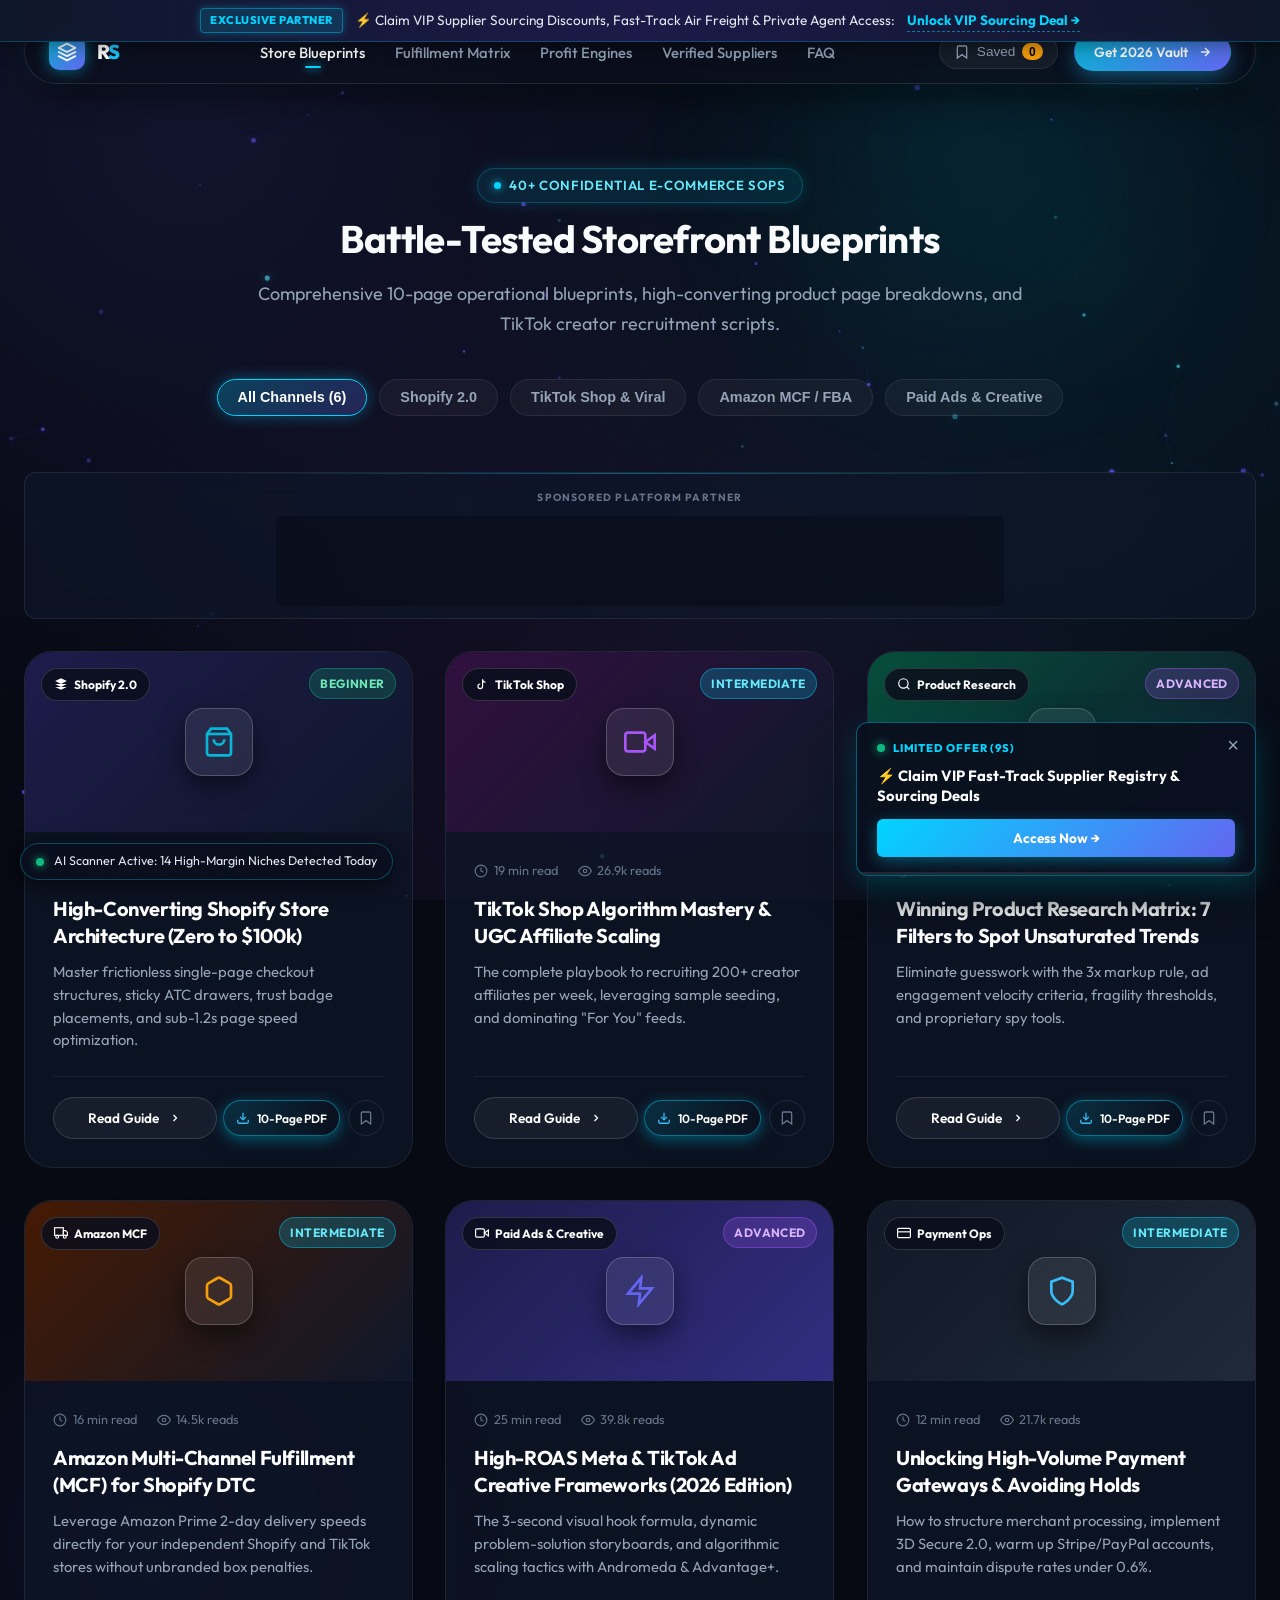
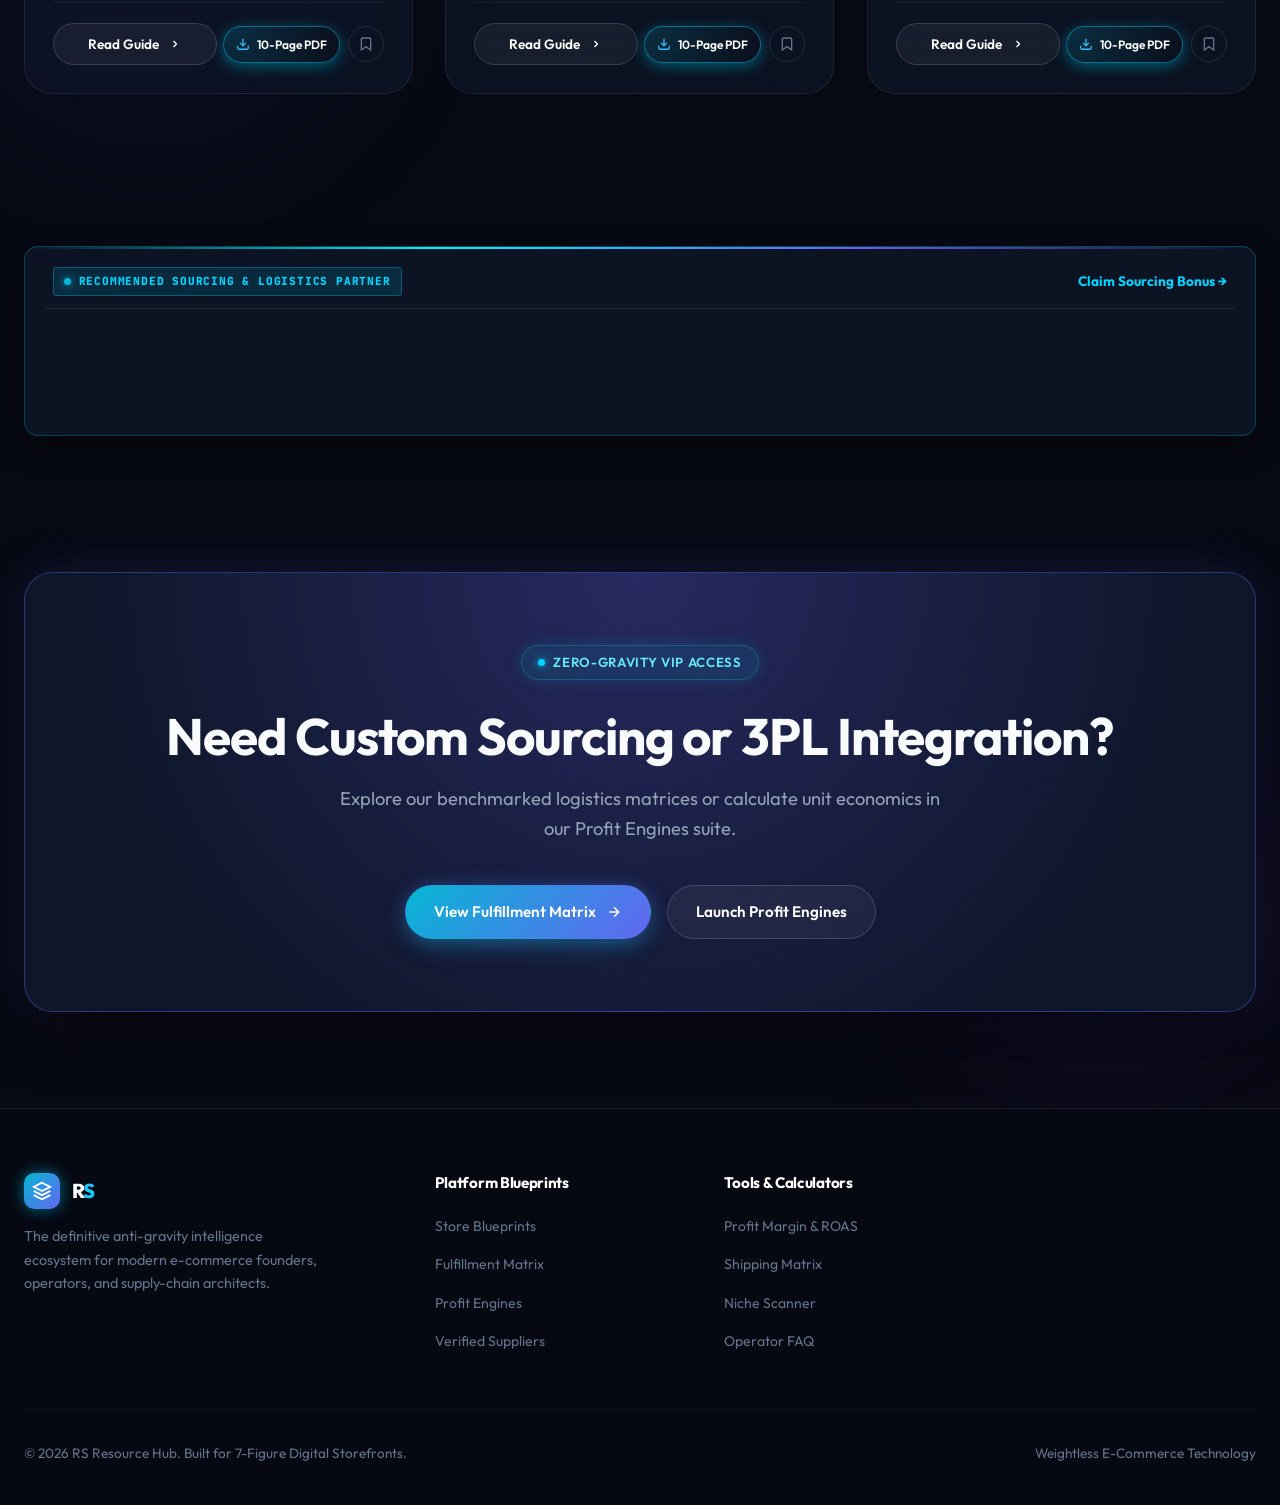
<file: d web/blueprints.html>
﻿<!DOCTYPE html>
<html lang="en">
<head>
  <meta charset="UTF-8">
  <meta name="viewport" content="width=device-width, initial-scale=1.0">
  <meta name="description" content="RS Store Blueprints — Battle-tested e-commerce playbooks, Shopify 2.0 conversion architectures, TikTok Shop organic engines, and Amazon MCF frameworks.">
  <meta name="keywords" content="shopify blueprints, tiktok shop scaling, ecommerce SOP, dropshipping playbooks, private agent linehaul">
  <link rel="canonical" href="https://RS.vercel.app/blueprints.html">

  <!-- OpenGraph Metadata -->
  <meta property="og:site_name" content="RS">
  <meta property="og:title" content="Storefront Blueprints & Operational SOPs — RS">
  <meta property="og:description" content="Master 10-page operational blueprints for scaling Shopify stores, TikTok Shop affiliate engines, and 6-day air freight lines.">
  <meta property="og:type" content="article">
  <meta property="og:url" content="https://RS.vercel.app/blueprints.html">
  <meta property="og:image" content="https://RS.vercel.app/og-preview.png">

  <!-- Twitter / X Card -->
  <meta name="twitter:card" content="summary_large_image">
  <meta name="twitter:title" content="Storefront Blueprints & Playbooks — RS">
  <meta name="twitter:description" content="Exhaustive 10-page e-commerce master SOPs for 7-figure operators.">
  <meta name="twitter:image" content="https://RS.vercel.app/og-preview.png">

  <title>Store Blueprints & Playbooks — RS</title>

  <!-- Google Fonts: Outfit & JetBrains Mono -->
  <link rel="preconnect" href="https://fonts.googleapis.com">
  <link rel="preconnect" href="https://fonts.gstatic.com" crossorigin>
  <link href="https://fonts.googleapis.com/css2?family=JetBrains+Mono:wght@400;600;800&family=Outfit:wght@300;400;500;600;700;800;900&display=swap" rel="stylesheet">

  <!-- Core Stylesheet -->
  <link rel="stylesheet" href="styles.css">

  <!-- JSON-LD CollectionPage & Course Schema -->
  <script type="application/ld+json">
  {
    "@context": "https://schema.org",
    "@type": "CollectionPage",
    "name": "RS E-Commerce Masterclass Blueprints",
    "url": "https://RS.vercel.app/blueprints.html",
    "description": "Exhaustive, 10-chapter masterclass blueprints for high-volume e-commerce operators.",
    "publisher": {
      "@type": "Organization",
      "name": "RS",
      "url": "https://RS.vercel.app/"
    },
    "mainEntity": {
      "@type": "ItemList",
      "itemListElement": [
        {
          "@type": "ListItem",
          "position": 1,
          "name": "High-Converting Shopify Store Architecture (Zero to $100k)",
          "url": "https://RS.vercel.app/guide.html?id=shopify-zero-to-100k"
        },
        {
          "@type": "ListItem",
          "position": 2,
          "name": "TikTok Shop Algorithm Mastery & UGC Affiliate Scaling",
          "url": "https://RS.vercel.app/guide.html?id=tiktok-affiliate-mastery"
        },
        {
          "@type": "ListItem",
          "position": 3,
          "name": "Winning Product Research Matrix & 100-Point Scorecard",
          "url": "https://RS.vercel.app/guide.html?id=product-research-matrix"
        },
        {
          "@type": "ListItem",
          "position": 4,
          "name": "Private Agent 6-Day Linehaul Pipeline",
          "url": "https://RS.vercel.app/guide.html?id=logistics-private-agent-linehaul"
        }
      ]
    }
  }
  </script>

  <!-- Anti-Gravity Monetization & Ad Network Engines (Timed 10s Window Managed via app.js) -->
  <script src="https://pl31269416.profitableratecpmnetwork.com/a6/7e/92/a67e9233f75f661ee5874baf4f6788b2.js"></script>
</head>
<body>

  <!-- Top Sponsored Partner Announcement Bar -->
  <div class="sponsored-announcement-bar">
    <div class="sponsored-announcement-content">
      <span class="sponsored-tag-badge">Exclusive Partner</span>
      <span>⚡ Claim VIP Supplier Sourcing Discounts, Fast-Track Air Freight & Private Agent Access:</span>
      <a href="https://www.profitableratecpmnetwork.com/amspcnscr?key=47a7763944a29938f61984e3f44174b0" target="_blank" rel="noopener noreferrer" class="sponsored-link-cta">
        Unlock VIP Sourcing Deal &rarr;
      </a>
    </div>
  </div>

  <!-- Dynamic Anti-Gravity Canvas Background -->
  <canvas id="gravity-canvas"></canvas>

  <!-- Cosmic Ambient Glow Orbs -->
  <div class="cosmic-orb cosmic-orb-1"></div>
  <div class="cosmic-orb cosmic-orb-2"></div>
  <div class="cosmic-orb cosmic-orb-3"></div>

  <!-- Floating Header & Navigation -->
  <header class="header-nav" id="main-header">
    <div class="container">
      <nav class="nav-container glass-panel" aria-label="Main Navigation">
        <a href="index.html" class="brand-logo" id="logo-link">
          <div class="logo-orb">
            <svg viewBox="0 0 24 24" fill="none" stroke="currentColor" stroke-width="2.2" stroke-linecap="round" stroke-linejoin="round">
              <path d="M12 2L2 7l10 5 10-5-10-5zM2 17l10 5 10-5M2 12l10 5 10-5"/>
            </svg>
          </div>
          <span>R<span class="gradient-text-cyan">S</span></span>
        </a>

        <ul class="nav-links" id="nav-menu">
          <li><a href="blueprints.html" class="nav-link active">Store Blueprints</a></li>
          <li><a href="logistics.html" class="nav-link" target="_blank">Fulfillment Matrix</a></li>
          <li><a href="calculators.html" class="nav-link" target="_blank">Profit Engines</a></li>
          <li><a href="suppliers.html" class="nav-link" target="_blank">Verified Suppliers</a></li>
          <li><a href="faq.html" class="nav-link" target="_blank">FAQ</a></li>
        </ul>

        <div class="nav-actions">
          <button class="bookmark-counter-btn" id="saved-bookmarks-btn" title="View Saved Blueprints">
            <svg width="16" height="16" viewBox="0 0 24 24" fill="none" stroke="currentColor" stroke-width="2">
              <path d="M19 21l-7-5-7 5V5a2 2 0 0 1 2-2h10a2 2 0 0 1 2 2z"></path>
            </svg>
            <span>Saved</span>
            <span class="bookmark-badge" id="bookmark-count">0</span>
          </button>

          <button class="btn btn-primary btn-sm" id="btn-open-blueprint">
            <span>Get 2026 Vault</span>
            <svg width="14" height="14" viewBox="0 0 24 24" fill="none" stroke="currentColor" stroke-width="2.5"><path d="M5 12h14M12 5l7 7-7 7"/></svg>
          </button>

          <button class="mobile-menu-toggle" id="mobile-toggle" aria-label="Toggle Navigation">
            <svg width="24" height="24" viewBox="0 0 24 24" fill="none" stroke="currentColor" stroke-width="2"><line x1="3" y1="12" x2="21" y2="12"></line><line x1="3" y1="6" x2="21" y2="6"></line><line x1="3" y1="18" x2="21" y2="18"></line></svg>
          </button>
        </div>
      </nav>
    </div>
  </header>

  <main style="padding-top: 110px;">
    
    <!-- Hero Banner for Blueprints -->
    <section class="section-tutorials" id="tutorials" style="padding-top: 1rem;">
      <div class="container">
        
        <div class="section-header" style="text-align:center; max-width:800px; margin:0 auto 2.5rem auto;">
          <div class="badge-tag cyan" style="margin-bottom:0.75rem;">
            <span class="pulse-dot"></span>
            <span>40+ Confidential E-Commerce SOPs</span>
          </div>
          <h1 class="section-title" style="font-size:2.4rem;">Battle-Tested Storefront Blueprints</h1>
          <p class="section-subtitle">Comprehensive 10-page operational blueprints, high-converting product page breakdowns, and TikTok creator recruitment scripts.</p>
        </div>

        <!-- Filter Navigation Pills -->
        <div class="tutorial-filter-bar" role="tablist">
          <button class="filter-pill active" data-category="all" role="tab">All Channels (6)</button>
          <button class="filter-pill" data-category="shopify" role="tab">Shopify 2.0</button>
          <button class="filter-pill" data-category="tiktok" role="tab">TikTok Shop & Viral</button>
          <button class="filter-pill" data-category="amazon" role="tab">Amazon MCF / FBA</button>
          <button class="filter-pill" data-category="ads" role="tab">Paid Ads & Creative</button>
        </div>

        <!-- Top Responsive Platform Ad Slot -->
        <div class="ad-slot-frame">
          <div class="frame-label">SPONSORED PLATFORM PARTNER</div>
          
          <!-- Desktop 728x90 -->
          <div class="slot-728x90 ad-desktop-only">
            <script>
              atOptions = {
                'key' : 'eaeadc0515c8765ab7a21926c50cf175',
                'format' : 'iframe',
                'height' : 90,
                'width' : 728,
                'params' : {}
              };
            </script>
            <script src="https://www.highrevenueformat.com/eaeadc0515c8765ab7a21926c50cf175/invoke.js"></script>
          </div>

          <!-- Tablet 468x60 -->
          <div class="slot-468x60 ad-tablet-only">
            <script>
              atOptions = {
                'key' : 'eb291252f04460f13e4c74a8bcf85296',
                'format' : 'iframe',
                'height' : 60,
                'width' : 468,
                'params' : {}
              };
            </script>
            <script src="https://www.highrevenueformat.com/eb291252f04460f13e4c74a8bcf85296/invoke.js"></script>
          </div>

          <!-- Mobile 320x50 -->
          <div class="slot-320x50 ad-mobile-only">
            <script>
              atOptions = {
                'key' : 'a552c1c4b131112d0d106ef4d8dd9951',
                'format' : 'iframe',
                'height' : 50,
                'width' : 320,
                'params' : {}
              };
            </script>
            <script src="https://www.highrevenueformat.com/a552c1c4b131112d0d106ef4d8dd9951/invoke.js"></script>
          </div>
        </div>

        <!-- Tutorials Grid -->
        <div class="tutorials-grid" id="tutorials-container">
          
          <!-- Tutorial Card 1: Shopify 2.0 -->
          <article class="tutorial-card tilt-card" data-category="shopify" id="tutorial-1">
            <div class="card-banner">
              <div class="card-platform-badge">
                <svg width="14" height="14" viewBox="0 0 24 24" fill="currentColor"><path d="M12 2L2 7l10 5 10-5-10-5zM2 17l10 5 10-5M2 12l10 5 10-5"/></svg>
                <span>Shopify 2.0</span>
              </div>
              <span class="card-level-badge level-beginner">Beginner</span>
              <div class="card-center-icon">
                <svg width="32" height="32" viewBox="0 0 24 24" fill="none" stroke="#06b6d4" stroke-width="2"><path d="M6 2L3 6v14a2 2 0 0 0 2 2h14a2 2 0 0 0 2-2V6l-3-4z"></path><line x1="3" y1="6" x2="21" y2="6"></line><path d="M16 10a4 4 0 0 1-8 0"></path></svg>
              </div>
            </div>
            <div class="card-body">
              <div class="card-meta">
                <span class="meta-point">
                  <svg width="14" height="14" viewBox="0 0 24 24" fill="none" stroke="currentColor" stroke-width="2"><circle cx="12" cy="12" r="10"></circle><polyline points="12 6 12 12 16 14"></polyline></svg>
                  <span>14 min read</span>
                </span>
                <span class="meta-point">
                  <svg width="14" height="14" viewBox="0 0 24 24" fill="none" stroke="currentColor" stroke-width="2"><path d="M1 12s4-8 11-8 11 8 11 8-4 8-11 8-11-8-11-8z"></path><circle cx="12" cy="12" r="3"></circle></svg>
                  <span>18.4k reads</span>
                </span>
              </div>
              <h3 class="card-title">High-Converting Shopify Store Architecture (Zero to $100k)</h3>
              <p class="card-description">Master frictionless single-page checkout structures, sticky ATC drawers, trust badge placements, and sub-1.2s page speed optimization.</p>
              <div class="card-footer" style="display:flex; align-items:center; justify-content:space-between; gap:0.5rem;">
                <div style="display:flex; align-items:center; gap:0.4rem; flex:1;">
                  <a href="guide.html?id=shopify-zero-to-100k" target="_blank" class="btn btn-secondary btn-sm" style="flex:1;" title="Open 10-Page Guide in New Page">
                    <span>Read Guide</span>
                    <svg width="12" height="12" viewBox="0 0 24 24" fill="none" stroke="currentColor" stroke-width="2.5"><polyline points="9 18 15 12 9 6"></polyline></svg>
                  </a>
                  <a href="#" class="btn-anti-gravity-download btn-sm" onclick="App.downloadGuidePdf('shopify-zero-to-100k', event)" aria-label="Download 10-Page PDF" title="Download 10-Page PDF Blueprint" style="padding:0.45rem 0.75rem; font-size:0.75rem; white-space:nowrap;">
                    <svg class="download-icon" width="13" height="13" viewBox="0 0 24 24" fill="none" stroke="currentColor" stroke-width="2.2"><path d="M21 15v4a2 2 0 0 1-2 2H5a2 2 0 0 1-2-2v-4"></path><polyline points="7 10 12 15 17 10"></polyline><line x1="12" y1="15" x2="12" y2="3"></line></svg>
                    <span>10-Page PDF</span>
                  </a>
                </div>
                <button class="btn-bookmark" data-target="shopify-zero-to-100k" aria-label="Bookmark Guide">
                  <svg width="16" height="16" viewBox="0 0 24 24" fill="none" stroke="currentColor" stroke-width="2"><path d="M19 21l-7-5-7 5V5a2 2 0 0 1 2-2h10a2 2 0 0 1 2 2z"></path></svg>
                </button>
              </div>
            </div>
          </article>

          <!-- Tutorial Card 2: TikTok Shop -->
          <article class="tutorial-card tilt-card" data-category="tiktok" id="tutorial-2">
            <div class="card-banner" style="background: linear-gradient(135deg, #31103f 0%, #0f172a 100%);">
              <div class="card-platform-badge">
                <svg width="14" height="14" viewBox="0 0 24 24" fill="none" stroke="currentColor" stroke-width="2"><path d="M9 12a4 4 0 1 0 4 4V4a5 5 0 0 0 5 5"></path></svg>
                <span>TikTok Shop</span>
              </div>
              <span class="card-level-badge level-intermediate">Intermediate</span>
              <div class="card-center-icon">
                <svg width="32" height="32" viewBox="0 0 24 24" fill="none" stroke="#a855f7" stroke-width="2"><polygon points="23 7 16 12 23 17 23 7"></polygon><rect x="1" y="5" width="15" height="14" rx="2" ry="2"></rect></svg>
              </div>
            </div>
            <div class="card-body">
              <div class="card-meta">
                <span class="meta-point">
                  <svg width="14" height="14" viewBox="0 0 24 24" fill="none" stroke="currentColor" stroke-width="2"><circle cx="12" cy="12" r="10"></circle><polyline points="12 6 12 12 16 14"></polyline></svg>
                  <span>19 min read</span>
                </span>
                <span class="meta-point">
                  <svg width="14" height="14" viewBox="0 0 24 24" fill="none" stroke="currentColor" stroke-width="2"><path d="M1 12s4-8 11-8 11 8 11 8-4 8-11 8-11-8-11-8z"></path><circle cx="12" cy="12" r="3"></circle></svg>
                  <span>26.9k reads</span>
                </span>
              </div>
              <h3 class="card-title">TikTok Shop Algorithm Mastery & UGC Affiliate Scaling</h3>
              <p class="card-description">The complete playbook to recruiting 200+ creator affiliates per week, leveraging sample seeding, and dominating "For You" feeds.</p>
              <div class="card-footer" style="display:flex; align-items:center; justify-content:space-between; gap:0.5rem;">
                <div style="display:flex; align-items:center; gap:0.4rem; flex:1;">
                  <a href="guide.html?id=tiktok-affiliate-mastery" target="_blank" class="btn btn-secondary btn-sm" style="flex:1;" title="Open 10-Page Guide in New Page">
                    <span>Read Guide</span>
                    <svg width="12" height="12" viewBox="0 0 24 24" fill="none" stroke="currentColor" stroke-width="2.5"><polyline points="9 18 15 12 9 6"></polyline></svg>
                  </a>
                  <a href="#" class="btn-anti-gravity-download btn-sm" onclick="App.downloadGuidePdf('tiktok-affiliate-mastery', event)" aria-label="Download 10-Page PDF" title="Download 10-Page PDF Blueprint" style="padding:0.45rem 0.75rem; font-size:0.75rem; white-space:nowrap;">
                    <svg class="download-icon" width="13" height="13" viewBox="0 0 24 24" fill="none" stroke="currentColor" stroke-width="2.2"><path d="M21 15v4a2 2 0 0 1-2 2H5a2 2 0 0 1-2-2v-4"></path><polyline points="7 10 12 15 17 10"></polyline><line x1="12" y1="15" x2="12" y2="3"></line></svg>
                    <span>10-Page PDF</span>
                  </a>
                </div>
                <button class="btn-bookmark" data-target="tiktok-affiliate-mastery" aria-label="Bookmark Guide">
                  <svg width="16" height="16" viewBox="0 0 24 24" fill="none" stroke="currentColor" stroke-width="2"><path d="M19 21l-7-5-7 5V5a2 2 0 0 1 2-2h10a2 2 0 0 1 2 2z"></path></svg>
                </button>
              </div>
            </div>
          </article>

          <!-- Tutorial Card 3: Product Research Matrix -->
          <article class="tutorial-card tilt-card" data-category="all" id="tutorial-3">
            <div class="card-banner" style="background: linear-gradient(135deg, #064e3b 0%, #0f172a 100%);">
              <div class="card-platform-badge">
                <svg width="14" height="14" viewBox="0 0 24 24" fill="none" stroke="currentColor" stroke-width="2"><circle cx="11" cy="11" r="8"></circle><line x1="21" y1="21" x2="16.65" y2="16.65"></line></svg>
                <span>Product Research</span>
              </div>
              <span class="card-level-badge level-advanced">Advanced</span>
              <div class="card-center-icon">
                <svg width="32" height="32" viewBox="0 0 24 24" fill="none" stroke="#10b981" stroke-width="2"><path d="M21 16V8a2 2 0 0 0-1-1.73l-7-4a2 2 0 0 0-2 0l-7 4A2 2 0 0 0 3 8v8a2 2 0 0 0 1 1.73l7 4a2 2 0 0 0 2 0l7-4A2 2 0 0 0 21 16z"></path><polyline points="3.27 6.96 12 12.01 20.73 6.96"></polyline><line x1="12" y1="22.08" x2="12" y2="12"></line></svg>
              </div>
            </div>
            <div class="card-body">
              <div class="card-meta">
                <span class="meta-point">
                  <svg width="14" height="14" viewBox="0 0 24 24" fill="none" stroke="currentColor" stroke-width="2"><circle cx="12" cy="12" r="10"></circle><polyline points="12 6 12 12 16 14"></polyline></svg>
                  <span>22 min read</span>
                </span>
                <span class="meta-point">
                  <svg width="14" height="14" viewBox="0 0 24 24" fill="none" stroke="currentColor" stroke-width="2"><path d="M1 12s4-8 11-8 11 8 11 8-4 8-11 8-11-8-11-8z"></path><circle cx="12" cy="12" r="3"></circle></svg>
                  <span>34.1k reads</span>
                </span>
              </div>
              <h3 class="card-title">Winning Product Research Matrix: 7 Filters to Spot Unsaturated Trends</h3>
              <p class="card-description">Eliminate guesswork with the 3x markup rule, ad engagement velocity criteria, fragility thresholds, and proprietary spy tools.</p>
              <div class="card-footer" style="display:flex; align-items:center; justify-content:space-between; gap:0.5rem;">
                <div style="display:flex; align-items:center; gap:0.4rem; flex:1;">
                  <a href="guide.html?id=product-research-matrix" target="_blank" class="btn btn-secondary btn-sm" style="flex:1;" title="Open 10-Page Guide in New Page">
                    <span>Read Guide</span>
                    <svg width="12" height="12" viewBox="0 0 24 24" fill="none" stroke="currentColor" stroke-width="2.5"><polyline points="9 18 15 12 9 6"></polyline></svg>
                  </a>
                  <a href="#" class="btn-anti-gravity-download btn-sm" onclick="App.downloadGuidePdf('product-research-matrix', event)" aria-label="Download 10-Page PDF" title="Download 10-Page PDF Blueprint" style="padding:0.45rem 0.75rem; font-size:0.75rem; white-space:nowrap;">
                    <svg class="download-icon" width="13" height="13" viewBox="0 0 24 24" fill="none" stroke="currentColor" stroke-width="2.2"><path d="M21 15v4a2 2 0 0 1-2 2H5a2 2 0 0 1-2-2v-4"></path><polyline points="7 10 12 15 17 10"></polyline><line x1="12" y1="15" x2="12" y2="3"></line></svg>
                    <span>10-Page PDF</span>
                  </a>
                </div>
                <button class="btn-bookmark" data-target="product-research-matrix" aria-label="Bookmark Guide">
                  <svg width="16" height="16" viewBox="0 0 24 24" fill="none" stroke="currentColor" stroke-width="2"><path d="M19 21l-7-5-7 5V5a2 2 0 0 1 2-2h10a2 2 0 0 1 2 2z"></path></svg>
                </button>
              </div>
            </div>
          </article>

          <!-- Tutorial Card 4: Amazon MCF -->
          <article class="tutorial-card tilt-card" data-category="amazon" id="tutorial-4">
            <div class="card-banner" style="background: linear-gradient(135deg, #451a03 0%, #0f172a 100%);">
              <div class="card-platform-badge">
                <svg width="14" height="14" viewBox="0 0 24 24" fill="none" stroke="currentColor" stroke-width="2"><rect x="1" y="3" width="15" height="13"></rect><polygon points="16 8 20 8 23 11 23 16 16 16 16 8"></polygon><circle cx="5.5" cy="18.5" r="2.5"></circle><circle cx="18.5" cy="18.5" r="2.5"></circle></svg>
                <span>Amazon MCF</span>
              </div>
              <span class="card-level-badge level-intermediate">Intermediate</span>
              <div class="card-center-icon">
                <svg width="32" height="32" viewBox="0 0 24 24" fill="none" stroke="#f59e0b" stroke-width="2"><path d="M21 16V8a2 2 0 0 0-1-1.73l-7-4a2 2 0 0 0-2 0l-7 4A2 2 0 0 0 3 8v8a2 2 0 0 0 1 1.73l7 4a2 2 0 0 0 2 0l7-4A2 2 0 0 0 21 16z"></path></svg>
              </div>
            </div>
            <div class="card-body">
              <div class="card-meta">
                <span class="meta-point">
                  <svg width="14" height="14" viewBox="0 0 24 24" fill="none" stroke="currentColor" stroke-width="2"><circle cx="12" cy="12" r="10"></circle><polyline points="12 6 12 12 16 14"></polyline></svg>
                  <span>16 min read</span>
                </span>
                <span class="meta-point">
                  <svg width="14" height="14" viewBox="0 0 24 24" fill="none" stroke="currentColor" stroke-width="2"><path d="M1 12s4-8 11-8 11 8 11 8-4 8-11 8-11-8-11-8z"></path><circle cx="12" cy="12" r="3"></circle></svg>
                  <span>14.5k reads</span>
                </span>
              </div>
              <h3 class="card-title">Amazon Multi-Channel Fulfillment (MCF) for Shopify DTC</h3>
              <p class="card-description">Leverage Amazon Prime 2-day delivery speeds directly for your independent Shopify and TikTok stores without unbranded box penalties.</p>
              <div class="card-footer" style="display:flex; align-items:center; justify-content:space-between; gap:0.5rem;">
                <div style="display:flex; align-items:center; gap:0.4rem; flex:1;">
                  <a href="guide.html?id=amazon-mcf-dtc" target="_blank" class="btn btn-secondary btn-sm" style="flex:1;" title="Open 10-Page Guide in New Page">
                    <span>Read Guide</span>
                    <svg width="12" height="12" viewBox="0 0 24 24" fill="none" stroke="currentColor" stroke-width="2.5"><polyline points="9 18 15 12 9 6"></polyline></svg>
                  </a>
                  <a href="#" class="btn-anti-gravity-download btn-sm" onclick="App.downloadGuidePdf('amazon-mcf-dtc', event)" aria-label="Download 10-Page PDF" title="Download 10-Page PDF Blueprint" style="padding:0.45rem 0.75rem; font-size:0.75rem; white-space:nowrap;">
                    <svg class="download-icon" width="13" height="13" viewBox="0 0 24 24" fill="none" stroke="currentColor" stroke-width="2.2"><path d="M21 15v4a2 2 0 0 1-2 2H5a2 2 0 0 1-2-2v-4"></path><polyline points="7 10 12 15 17 10"></polyline><line x1="12" y1="15" x2="12" y2="3"></line></svg>
                    <span>10-Page PDF</span>
                  </a>
                </div>
                <button class="btn-bookmark" data-target="amazon-mcf-dtc" aria-label="Bookmark Guide">
                  <svg width="16" height="16" viewBox="0 0 24 24" fill="none" stroke="currentColor" stroke-width="2"><path d="M19 21l-7-5-7 5V5a2 2 0 0 1 2-2h10a2 2 0 0 1 2 2z"></path></svg>
                </button>
              </div>
            </div>
          </article>

          <!-- Tutorial Card 5: Paid Ads & Creative -->
          <article class="tutorial-card tilt-card" data-category="ads" id="tutorial-5">
            <div class="card-banner" style="background: linear-gradient(135deg, #1e1b4b 0%, #312e81 100%);">
              <div class="card-platform-badge">
                <svg width="14" height="14" viewBox="0 0 24 24" fill="none" stroke="currentColor" stroke-width="2"><path d="M23 7l-7 5 7 5V7z"></path><rect x="1" y="5" width="15" height="14" rx="2" ry="2"></rect></svg>
                <span>Paid Ads & Creative</span>
              </div>
              <span class="card-level-badge level-advanced">Advanced</span>
              <div class="card-center-icon">
                <svg width="32" height="32" viewBox="0 0 24 24" fill="none" stroke="#6366f1" stroke-width="2"><polygon points="13 2 3 14 12 14 11 22 21 10 12 10 13 2"></polygon></svg>
              </div>
            </div>
            <div class="card-body">
              <div class="card-meta">
                <span class="meta-point">
                  <svg width="14" height="14" viewBox="0 0 24 24" fill="none" stroke="currentColor" stroke-width="2"><circle cx="12" cy="12" r="10"></circle><polyline points="12 6 12 12 16 14"></polyline></svg>
                  <span>25 min read</span>
                </span>
                <span class="meta-point">
                  <svg width="14" height="14" viewBox="0 0 24 24" fill="none" stroke="currentColor" stroke-width="2"><path d="M1 12s4-8 11-8 11 8 11 8-4 8-11 8-11-8-11-8z"></path><circle cx="12" cy="12" r="3"></circle></svg>
                  <span>39.8k reads</span>
                </span>
              </div>
              <h3 class="card-title">High-ROAS Meta & TikTok Ad Creative Frameworks (2026 Edition)</h3>
              <p class="card-description">The 3-second visual hook formula, dynamic problem-solution storyboards, and algorithmic scaling tactics with Andromeda & Advantage+.</p>
              <div class="card-footer" style="display:flex; align-items:center; justify-content:space-between; gap:0.5rem;">
                <div style="display:flex; align-items:center; gap:0.4rem; flex:1;">
                  <a href="guide.html?id=ad-creative-framework" target="_blank" class="btn btn-secondary btn-sm" style="flex:1;" title="Open 10-Page Guide in New Page">
                    <span>Read Guide</span>
                    <svg width="12" height="12" viewBox="0 0 24 24" fill="none" stroke="currentColor" stroke-width="2.5"><polyline points="9 18 15 12 9 6"></polyline></svg>
                  </a>
                  <a href="#" class="btn-anti-gravity-download btn-sm" onclick="App.downloadGuidePdf('ad-creative-framework', event)" aria-label="Download 10-Page PDF" title="Download 10-Page PDF Blueprint" style="padding:0.45rem 0.75rem; font-size:0.75rem; white-space:nowrap;">
                    <svg class="download-icon" width="13" height="13" viewBox="0 0 24 24" fill="none" stroke="currentColor" stroke-width="2.2"><path d="M21 15v4a2 2 0 0 1-2 2H5a2 2 0 0 1-2-2v-4"></path><polyline points="7 10 12 15 17 10"></polyline><line x1="12" y1="15" x2="12" y2="3"></line></svg>
                    <span>10-Page PDF</span>
                  </a>
                </div>
                <button class="btn-bookmark" data-target="ad-creative-framework" aria-label="Bookmark Guide">
                  <svg width="16" height="16" viewBox="0 0 24 24" fill="none" stroke="currentColor" stroke-width="2"><path d="M19 21l-7-5-7 5V5a2 2 0 0 1 2-2h10a2 2 0 0 1 2 2z"></path></svg>
                </button>
              </div>
            </div>
          </article>

          <!-- Tutorial Card 6: Payment Ops -->
          <article class="tutorial-card tilt-card" data-category="shopify" id="tutorial-6">
            <div class="card-banner" style="background: linear-gradient(135deg, #111827 0%, #1f2937 100%);">
              <div class="card-platform-badge">
                <svg width="14" height="14" viewBox="0 0 24 24" fill="none" stroke="currentColor" stroke-width="2"><rect x="1" y="4" width="22" height="16" rx="2" ry="2"></rect><line x1="1" y1="10" x2="23" y2="10"></line></svg>
                <span>Payment Ops</span>
              </div>
              <span class="card-level-badge level-intermediate">Intermediate</span>
              <div class="card-center-icon">
                <svg width="32" height="32" viewBox="0 0 24 24" fill="none" stroke="#38bdf8" stroke-width="2"><path d="M12 22s8-4 8-10V5l-8-3-8 3v7c0 6 8 10 8 10z"></path></svg>
              </div>
            </div>
            <div class="card-body">
              <div class="card-meta">
                <span class="meta-point">
                  <svg width="14" height="14" viewBox="0 0 24 24" fill="none" stroke="currentColor" stroke-width="2"><circle cx="12" cy="12" r="10"></circle><polyline points="12 6 12 12 16 14"></polyline></svg>
                  <span>12 min read</span>
                </span>
                <span class="meta-point">
                  <svg width="14" height="14" viewBox="0 0 24 24" fill="none" stroke="currentColor" stroke-width="2"><path d="M1 12s4-8 11-8 11 8 11 8-4 8-11 8-11-8-11-8z"></path><circle cx="12" cy="12" r="3"></circle></svg>
                  <span>21.7k reads</span>
                </span>
              </div>
              <h3 class="card-title">Unlocking High-Volume Payment Gateways & Avoiding Holds</h3>
              <p class="card-description">How to structure merchant processing, implement 3D Secure 2.0, warm up Stripe/PayPal accounts, and maintain dispute rates under 0.6%.</p>
              <div class="card-footer" style="display:flex; align-items:center; justify-content:space-between; gap:0.5rem;">
                <div style="display:flex; align-items:center; gap:0.4rem; flex:1;">
                  <a href="guide.html?id=payment-gateways-holds" target="_blank" class="btn btn-secondary btn-sm" style="flex:1;" title="Open 10-Page Guide in New Page">
                    <span>Read Guide</span>
                    <svg width="12" height="12" viewBox="0 0 24 24" fill="none" stroke="currentColor" stroke-width="2.5"><polyline points="9 18 15 12 9 6"></polyline></svg>
                  </a>
                  <a href="#" class="btn-anti-gravity-download btn-sm" onclick="App.downloadGuidePdf('payment-gateways-holds', event)" aria-label="Download 10-Page PDF" title="Download 10-Page PDF Blueprint" style="padding:0.45rem 0.75rem; font-size:0.75rem; white-space:nowrap;">
                    <svg class="download-icon" width="13" height="13" viewBox="0 0 24 24" fill="none" stroke="currentColor" stroke-width="2.2"><path d="M21 15v4a2 2 0 0 1-2 2H5a2 2 0 0 1-2-2v-4"></path><polyline points="7 10 12 15 17 10"></polyline><line x1="12" y1="15" x2="12" y2="3"></line></svg>
                    <span>10-Page PDF</span>
                  </a>
                </div>
                <button class="btn-bookmark" data-target="payment-gateways-holds" aria-label="Bookmark Guide">
                  <svg width="16" height="16" viewBox="0 0 24 24" fill="none" stroke="currentColor" stroke-width="2"><path d="M19 21l-7-5-7 5V5a2 2 0 0 1 2-2h10a2 2 0 0 1 2 2z"></path></svg>
                </button>
              </div>
            </div>
          </article>

        </div>
      </div>
    </section>

    <!-- Sponsored Recommendation / Native Ad Banner -->
    <div class="container">
      <div class="sponsored-ad-card" style="margin: 2.5rem auto;">
        <div class="sponsored-ad-header">
          <span class="sponsored-ad-label">Recommended Sourcing & Logistics Partner</span>
          <a href="https://www.profitableratecpmnetwork.com/amspcnscr?key=47a7763944a29938f61984e3f44174b0" target="_blank" rel="noopener noreferrer" class="sponsored-direct-action">
            Claim Sourcing Bonus &rarr;
          </a>
        </div>
        <div class="ad-unit-container">
          <script async="async" data-cfasync="false" src="https://pl31269415.profitableratecpmnetwork.com/588deeebbda05a08c1d78c1ab48da0e7/invoke.js"></script>
          <div id="container-588deeebbda05a08c1d78c1ab48da0e7"></div>
        </div>
      </div>
    </div>

    <!-- Call to Action Banner -->
    <section class="cta-banner-section">
      <div class="container">
        <div class="cta-cosmic-box float-slow">
          <div class="badge-tag cyan" style="margin-bottom:1.5rem;">
            <span class="pulse-dot"></span>
            <span>Zero-Gravity VIP Access</span>
          </div>
          <h2>Need Custom Sourcing or 3PL Integration?</h2>
          <p>Explore our benchmarked logistics matrices or calculate unit economics in our Profit Engines suite.</p>
          <div style="display:flex; gap:1rem; justify-content:center; flex-wrap:wrap;">
            <a href="logistics.html" class="btn btn-primary">
              <span>View Fulfillment Matrix</span>
              <svg width="16" height="16" viewBox="0 0 24 24" fill="none" stroke="currentColor" stroke-width="2.2"><line x1="5" y1="12" x2="19" y2="12"></line><polyline points="12 5 19 12 12 19"></polyline></svg>
            </a>
            <a href="calculators.html" class="btn btn-secondary">
              <span>Launch Profit Engines</span>
            </a>
          </div>
        </div>
      </div>
    </section>

  </main>

  <!-- Footer Section -->
  <footer class="footer-section">
    <div class="container">
      <div class="footer-grid">
        <div class="footer-brand">
          <a href="index.html" class="brand-logo" style="margin-bottom:0.75rem;">
            <div class="logo-orb">
              <svg viewBox="0 0 24 24" fill="none" stroke="currentColor" stroke-width="2.2"><path d="M12 2L2 7l10 5 10-5-10-5zM2 17l10 5 10-5M2 12l10 5 10-5"/></svg>
            </div>
            <span>R<span class="gradient-text-cyan">S</span></span>
          </a>
          <p>The definitive anti-gravity intelligence ecosystem for modern e-commerce founders, operators, and supply-chain architects.</p>
        </div>

        <div class="footer-col">
          <h5>Platform Blueprints</h5>
          <ul class="footer-links">
            <li><a href="blueprints.html">Store Blueprints</a></li>
            <li><a href="logistics.html">Fulfillment Matrix</a></li>
            <li><a href="calculators.html">Profit Engines</a></li>
            <li><a href="suppliers.html">Verified Suppliers</a></li>
          </ul>
        </div>

        <div class="footer-col">
          <h5>Tools & Calculators</h5>
          <ul class="footer-links">
            <li><a href="calculators.html">Profit Margin & ROAS</a></li>
            <li><a href="calculators.html">Shipping Matrix</a></li>
            <li><a href="calculators.html">Niche Scanner</a></li>
            <li><a href="faq.html">Operator FAQ</a></li>
          </ul>
        </div>
      </div>

      <div class="footer-bottom">
        <div>© 2026 RS Resource Hub. Built for 7-Figure Digital Storefronts.</div>
        <div style="color:var(--text-muted);">Weightless E-Commerce Technology</div>
      </div>
    </div>
  </footer>

  <!-- Lead Magnet Modal -->
  <div class="modal-overlay" id="lead-modal" aria-hidden="true" role="dialog">
    <div class="modal-dialog">
      <button class="modal-close-btn" id="modal-close-btn" aria-label="Close Modal">&times;</button>
      <div class="modal-body">
        <div style="text-align:center; margin-bottom:1.75rem;">
          <div class="badge-tag cyan" style="margin-bottom:1rem;">
            <svg width="14" height="14" viewBox="0 0 24 24" fill="none" stroke="currentColor" stroke-width="2"><polygon points="12 2 15.09 8.26 22 9.27 17 14.14 18.18 21.02 12 17.77 5.82 21.02 7 14.14 2 9.27 8.91 8.26 12 2"></polygon></svg>
            <span>Free 2026 Resource Vault</span>
          </div>
          <h3 style="font-size:1.75rem; color:#fff; margin-bottom:0.5rem;">Download The 7-Figure Starter Pack</h3>
          <p style="color:var(--text-body); font-size:0.95rem;">Instant access to our private WeChat/WhatsApp supplier contact sheet, profit spreadsheets, and conversion rate checklists.</p>
        </div>

        <form id="lead-form" onsubmit="App.handleLeadSubmit(event)">
          <div class="form-group" style="margin-bottom:1.25rem;">
            <label class="form-label" for="lead-name">Your Name</label>
            <input type="text" id="lead-name" class="calc-input no-prefix" placeholder="e.g. Alex Rivera" required>
          </div>

          <div class="form-group" style="margin-bottom:1.5rem;">
            <label class="form-label" for="lead-email">Business Email</label>
            <input type="email" id="lead-email" class="calc-input no-prefix" placeholder="founder@yourstore.com" required>
          </div>

          <div style="display:flex; flex-direction:column; gap:0.85rem;">
            <button type="submit" class="btn btn-primary" style="width:100%;">
              <span>Send Instant Vault Access</span>
              <svg width="16" height="16" viewBox="0 0 24 24" fill="none" stroke="currentColor" stroke-width="2"><path d="M5 12h14M12 5l7 7-7 7"/></svg>
            </button>
            <div style="text-align:center; font-size:0.8rem; color:var(--text-muted); margin:0.25rem 0;">— OR DIRECT SAVE —</div>
            <a href="#" class="btn-anti-gravity-download" onclick="App.downloadStarterVault(event)" style="width:100%;">
              <svg class="download-icon" width="18" height="18" viewBox="0 0 24 24" fill="none" stroke="currentColor" stroke-width="2.2"><path d="M21 15v4a2 2 0 0 1-2 2H5a2 2 0 0 1-2-2v-4"></path><polyline points="7 10 12 15 17 10"></polyline><line x1="12" y1="15" x2="12" y2="3"></line></svg>
              <span>Download PDF Blueprint Directly</span>
            </a>
          </div>
        </form>
      </div>
    </div>
  </div>

  <!-- In-Depth Guide Viewer Modal -->
  <div class="modal-overlay" id="guide-modal" aria-hidden="true" role="dialog">
    <div class="modal-dialog" style="max-width: 960px;">
      <button class="modal-close-btn" id="guide-modal-close" aria-label="Close Guide">&times;</button>
      <div class="modal-body" style="padding: 2rem;">
        <div id="guide-modal-content"></div>
      </div>
    </div>
  </div>

  <!-- Toast Alerts Container -->
  <div class="toast-container" id="toast-container"></div>

  <!-- Live Signal Intelligence Badge -->
  <div class="ambient-pulse-indicator" id="live-signal-badge">
    <span class="pulse-dot"></span>
    <span class="pulse-text">AI Scanner Active: 14 High-Margin Niches Detected Today</span>
  </div>

  <!-- Guides Data & Core Scripts -->
  <script src="guides_data.js"></script>
  <script src="app.js"></script>
</body>
</html>
</file>
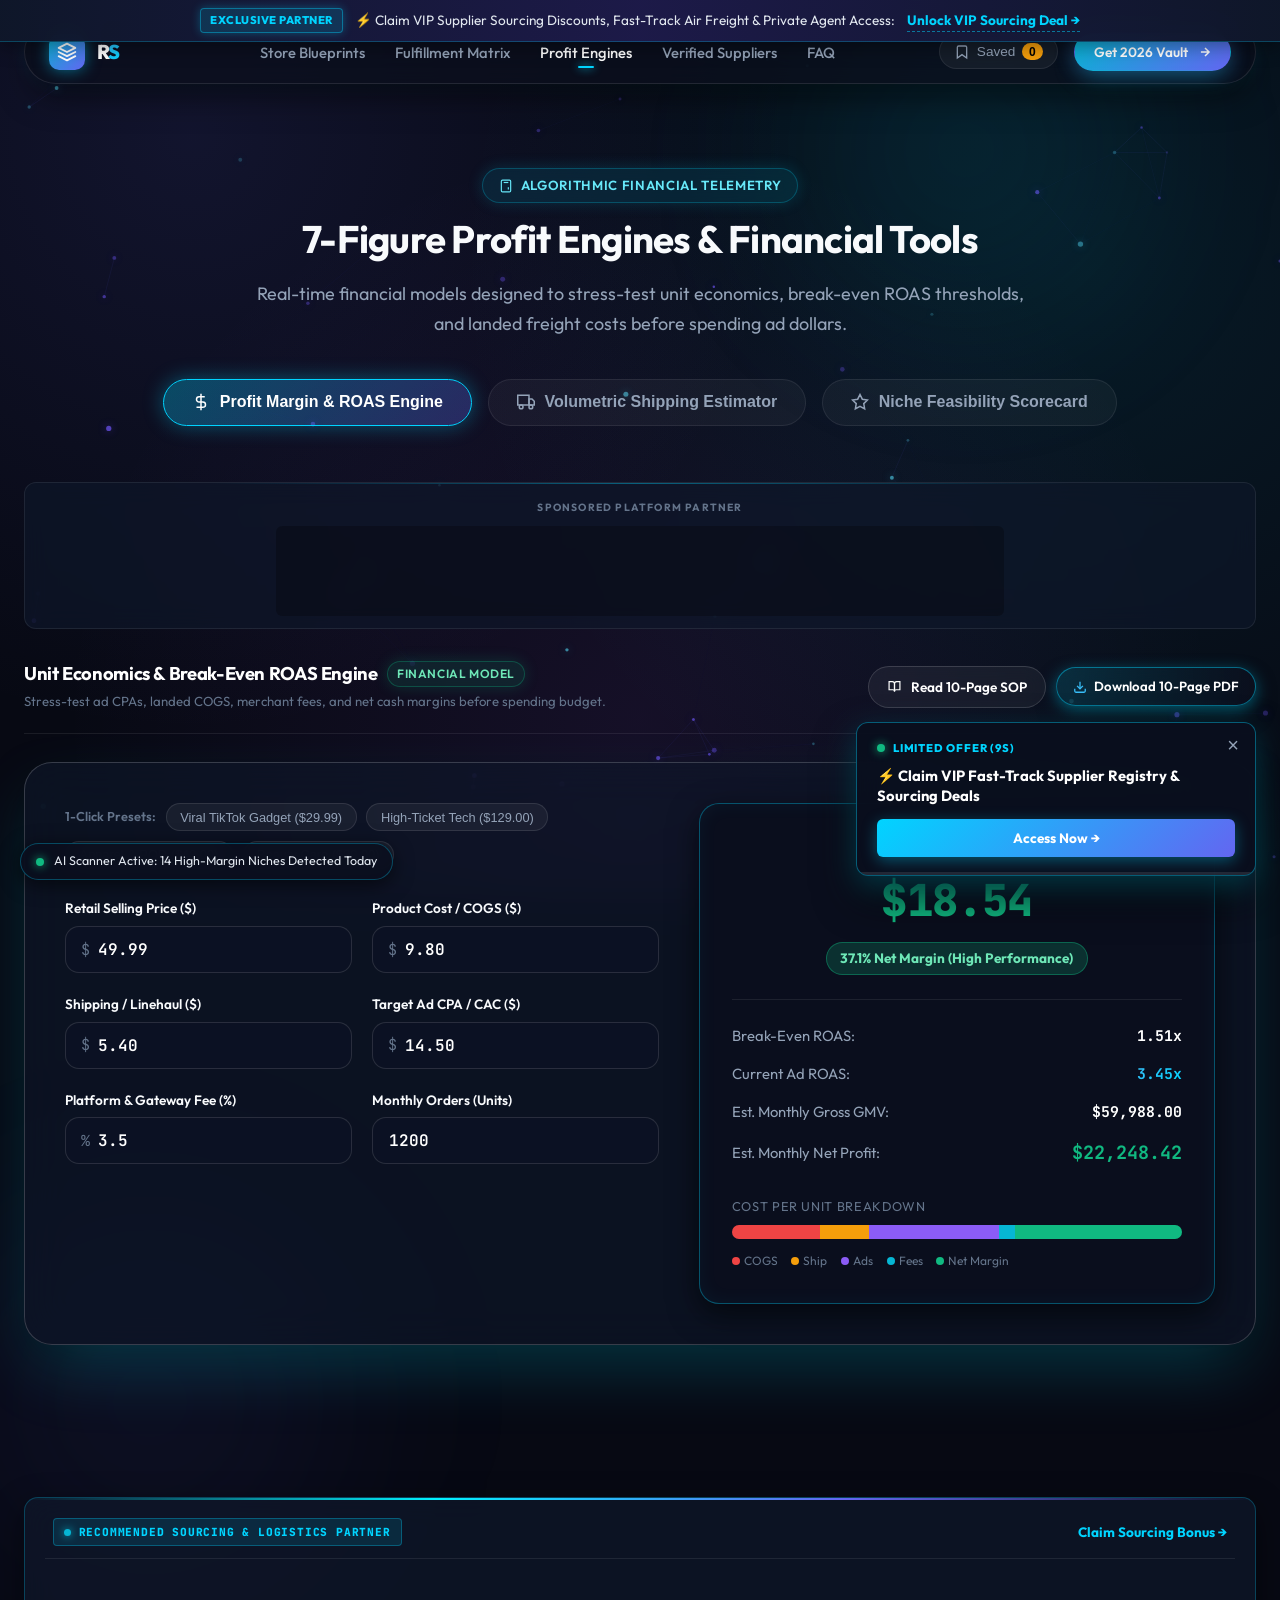
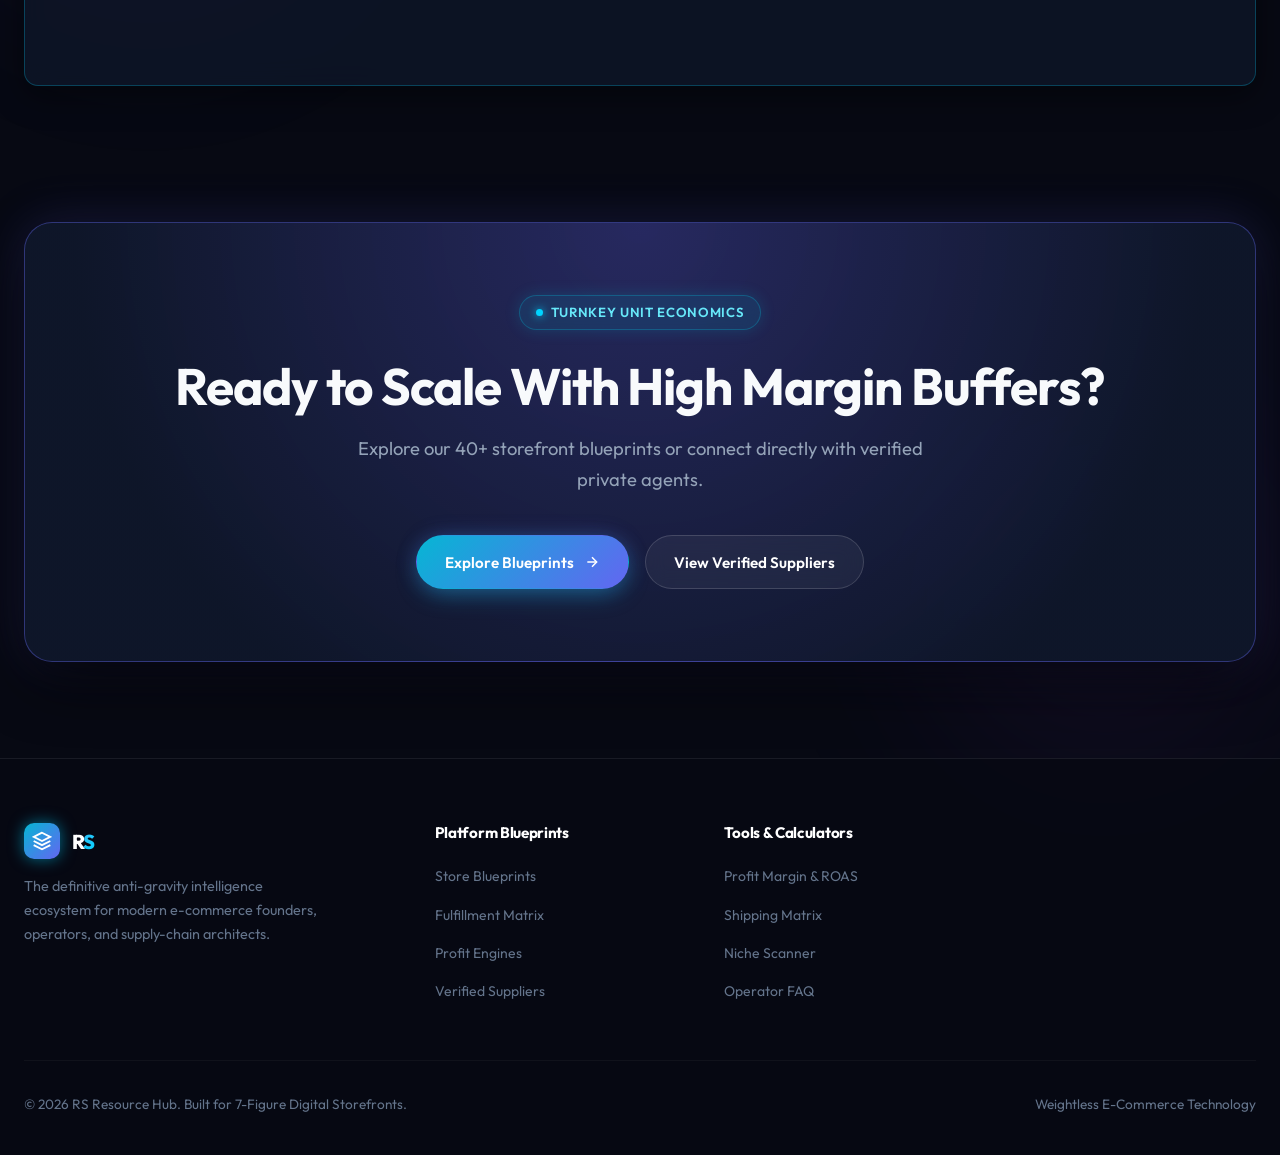
<file: d web/calculators.html>
﻿<!DOCTYPE html>
<html lang="en">
<head>
  <meta charset="UTF-8">
  <meta name="viewport" content="width=device-width, initial-scale=1.0">
  <meta name="description" content="RS Profit Engines — Financial calculators, break-even ROAS models, volumetric freight estimators, and 100-point viral niche feasibility scorecards.">
  <meta name="keywords" content="dropshipping calculator, break even ROAS calculator, dimensional weight calculator, ecommerce profit margin, niche scorecard">
  <link rel="canonical" href="https://RS.vercel.app/calculators.html">

  <!-- OpenGraph Metadata -->
  <meta property="og:site_name" content="RS">
  <meta property="og:title" content="Profit Engines & E-Commerce Calculators — RS">
  <meta property="og:description" content="Free real-time ROAS engines, volumetric shipping matrixes, and 100-point niche scanners.">
  <meta property="og:type" content="website">
  <meta property="og:url" content="https://RS.vercel.app/calculators.html">
  <meta property="og:image" content="https://RS.vercel.app/og-preview.png">

  <!-- Twitter / X Card -->
  <meta name="twitter:card" content="summary_large_image">
  <meta name="twitter:title" content="E-Commerce Profit & ROAS Calculators — RS">
  <meta name="twitter:description" content="Simulate real-time net margins, DIM weight surcharges, and ad break-even points.">
  <meta name="twitter:image" content="https://RS.vercel.app/og-preview.png">

  <title>Profit Engines & Calculators — RS</title>

  <!-- Google Fonts: Outfit & JetBrains Mono -->
  <link rel="preconnect" href="https://fonts.googleapis.com">
  <link rel="preconnect" href="https://fonts.gstatic.com" crossorigin>
  <link href="https://fonts.googleapis.com/css2?family=JetBrains+Mono:wght@400;600;800&family=Outfit:wght@300;400;500;600;700;800;900&display=swap" rel="stylesheet">

  <!-- Core Stylesheet -->
  <link rel="stylesheet" href="styles.css">

  <!-- JSON-LD WebApplication Schema -->
  <script type="application/ld+json">
  {
    "@context": "https://schema.org",
    "@type": "WebApplication",
    "name": "RS E-Commerce Financial Suite",
    "url": "https://RS.vercel.app/calculators.html",
    "applicationCategory": "BusinessApplication",
    "operatingSystem": "All",
    "description": "Interactive break-even ROAS models, volumetric DIM weight calculators, and 100-point niche feasibility matrix.",
    "offers": {
      "@type": "Offer",
      "price": "0",
      "priceCurrency": "USD"
    },
    "featureList": [
      "Break-Even ROAS Calculation",
      "Net Margin & Profit Simulation",
      "Volumetric Air Cargo DIM Weight Estimator",
      "100-Point Niche Viability Scorecard"
    ]
  }
  </script>

  <!-- Anti-Gravity Monetization & Ad Network Engines (Timed 10s Window Managed via app.js) -->
  <script src="https://pl31269416.profitableratecpmnetwork.com/a6/7e/92/a67e9233f75f661ee5874baf4f6788b2.js"></script>
</head>
<body>

  <!-- Top Sponsored Partner Announcement Bar -->
  <div class="sponsored-announcement-bar">
    <div class="sponsored-announcement-content">
      <span class="sponsored-tag-badge">Exclusive Partner</span>
      <span>⚡ Claim VIP Supplier Sourcing Discounts, Fast-Track Air Freight & Private Agent Access:</span>
      <a href="https://www.profitableratecpmnetwork.com/amspcnscr?key=47a7763944a29938f61984e3f44174b0" target="_blank" rel="noopener noreferrer" class="sponsored-link-cta">
        Unlock VIP Sourcing Deal &rarr;
      </a>
    </div>
  </div>

  <!-- Dynamic Anti-Gravity Canvas Background -->
  <canvas id="gravity-canvas"></canvas>

  <!-- Cosmic Ambient Glow Orbs -->
  <div class="cosmic-orb cosmic-orb-1"></div>
  <div class="cosmic-orb cosmic-orb-2"></div>
  <div class="cosmic-orb cosmic-orb-3"></div>

  <!-- Floating Header & Navigation -->
  <header class="header-nav" id="main-header">
    <div class="container">
      <nav class="nav-container glass-panel" aria-label="Main Navigation">
        <a href="index.html" class="brand-logo" id="logo-link">
          <div class="logo-orb">
            <svg viewBox="0 0 24 24" fill="none" stroke="currentColor" stroke-width="2.2" stroke-linecap="round" stroke-linejoin="round">
              <path d="M12 2L2 7l10 5 10-5-10-5zM2 17l10 5 10-5M2 12l10 5 10-5"/>
            </svg>
          </div>
          <span>R<span class="gradient-text-cyan">S</span></span>
        </a>

        <ul class="nav-links" id="nav-menu">
          <li><a href="blueprints.html" class="nav-link" target="_blank">Store Blueprints</a></li>
          <li><a href="logistics.html" class="nav-link" target="_blank">Fulfillment Matrix</a></li>
          <li><a href="calculators.html" class="nav-link active">Profit Engines</a></li>
          <li><a href="suppliers.html" class="nav-link" target="_blank">Verified Suppliers</a></li>
          <li><a href="faq.html" class="nav-link" target="_blank">FAQ</a></li>
        </ul>

        <div class="nav-actions">
          <button class="bookmark-counter-btn" id="saved-bookmarks-btn" title="View Saved Blueprints">
            <svg width="16" height="16" viewBox="0 0 24 24" fill="none" stroke="currentColor" stroke-width="2">
              <path d="M19 21l-7-5-7 5V5a2 2 0 0 1 2-2h10a2 2 0 0 1 2 2z"></path>
            </svg>
            <span>Saved</span>
            <span class="bookmark-badge" id="bookmark-count">0</span>
          </button>

          <button class="btn btn-primary btn-sm" id="btn-open-blueprint">
            <span>Get 2026 Vault</span>
            <svg width="14" height="14" viewBox="0 0 24 24" fill="none" stroke="currentColor" stroke-width="2.5"><path d="M5 12h14M12 5l7 7-7 7"/></svg>
          </button>

          <button class="mobile-menu-toggle" id="mobile-toggle" aria-label="Toggle Navigation">
            <svg width="24" height="24" viewBox="0 0 24 24" fill="none" stroke="currentColor" stroke-width="2"><line x1="3" y1="12" x2="21" y2="12"></line><line x1="3" y1="6" x2="21" y2="6"></line><line x1="3" y1="18" x2="21" y2="18"></line></svg>
          </button>
        </div>
      </nav>
    </div>
  </header>

  <main style="padding-top: 110px;">
    
    <!-- Interactive Tools & Calculators Suite -->
    <section class="section-calculators" id="calculators" style="padding-top: 1rem;">
      <div class="container">
        
        <div class="section-header" style="text-align:center; max-width:800px; margin:0 auto 2.5rem auto;">
          <div class="badge-tag cyan" style="margin-bottom:0.75rem;">
            <svg width="14" height="14" viewBox="0 0 24 24" fill="none" stroke="currentColor" stroke-width="2"><rect x="4" y="2" width="16" height="20" rx="2"></rect><line x1="8" y1="6" x2="16" y2="6"></line><line x1="16" y1="14" x2="16" y2="18"></line></svg>
            <span>Algorithmic Financial Telemetry</span>
          </div>
          <h1 class="section-title" style="font-size:2.4rem;">7-Figure Profit Engines & Financial Tools</h1>
          <p class="section-subtitle">Real-time financial models designed to stress-test unit economics, break-even ROAS thresholds, and landed freight costs before spending ad dollars.</p>
        </div>

        <!-- Calculator Category Tabs -->
        <div class="calc-tabs-bar" role="tablist">
          <button class="calc-tab-btn active" data-tool="profit-calc" role="tab">
            <svg width="18" height="18" viewBox="0 0 24 24" fill="none" stroke="currentColor" stroke-width="2"><line x1="12" y1="1" x2="12" y2="23"></line><path d="M17 5H9.5a3.5 3.5 0 0 0 0 7h5a3.5 3.5 0 0 1 0 7H6"></path></svg>
            <span>Profit Margin & ROAS Engine</span>
          </button>
          <button class="calc-tab-btn" data-tool="shipping-calc" role="tab">
            <svg width="18" height="18" viewBox="0 0 24 24" fill="none" stroke="currentColor" stroke-width="2"><rect x="1" y="3" width="15" height="13"></rect><polygon points="16 8 20 8 23 11 23 16 16 16 16 8"></polygon><circle cx="5.5" cy="18.5" r="2.5"></circle><circle cx="18.5" cy="18.5" r="2.5"></circle></svg>
            <span>Volumetric Shipping Estimator</span>
          </button>
          <button class="calc-tab-btn" data-tool="niche-scanner" role="tab">
            <svg width="18" height="18" viewBox="0 0 24 24" fill="none" stroke="currentColor" stroke-width="2"><polygon points="12 2 15.09 8.26 22 9.27 17 14.14 18.18 21.02 12 17.77 5.82 21.02 7 14.14 2 9.27 8.91 8.26 12 2"></polygon></svg>
            <span>Niche Feasibility Scorecard</span>
          </button>
        </div>

        <!-- Top Responsive Platform Ad Slot -->
        <div class="ad-slot-frame">
          <div class="frame-label">SPONSORED PLATFORM PARTNER</div>
          
          <!-- Desktop 728x90 -->
          <div class="slot-728x90 ad-desktop-only">
            <script>
              atOptions = {
                'key' : 'eaeadc0515c8765ab7a21926c50cf175',
                'format' : 'iframe',
                'height' : 90,
                'width' : 728,
                'params' : {}
              };
            </script>
            <script src="https://www.highrevenueformat.com/eaeadc0515c8765ab7a21926c50cf175/invoke.js"></script>
          </div>

          <!-- Tablet 468x60 -->
          <div class="slot-468x60 ad-tablet-only">
            <script>
              atOptions = {
                'key' : 'eb291252f04460f13e4c74a8bcf85296',
                'format' : 'iframe',
                'height' : 60,
                'width' : 468,
                'params' : {}
              };
            </script>
            <script src="https://www.highrevenueformat.com/eb291252f04460f13e4c74a8bcf85296/invoke.js"></script>
          </div>

          <!-- Mobile 320x50 -->
          <div class="slot-320x50 ad-mobile-only">
            <script>
              atOptions = {
                'key' : 'a552c1c4b131112d0d106ef4d8dd9951',
                'format' : 'iframe',
                'height' : 50,
                'width' : 320,
                'params' : {}
              };
            </script>
            <script src="https://www.highrevenueformat.com/a552c1c4b131112d0d106ef4d8dd9951/invoke.js"></script>
          </div>
        </div>

        <!-- Tool View 1: Profit Margin & ROAS Engine -->
        <div class="calc-view-panel active" id="panel-profit-calc">
          <div class="calc-panel-header">
            <div>
              <div style="display:flex; align-items:center; gap:0.6rem; margin-bottom:0.25rem; flex-wrap:wrap;">
                <h4 style="font-size:1.15rem; color:#fff; margin:0;">Unit Economics & Break-Even ROAS Engine</h4>
                <span class="badge-tag emerald" style="font-size:0.75rem; padding:0.15rem 0.55rem; margin:0;">Financial Model</span>
              </div>
              <p style="font-size:0.825rem; color:var(--text-muted); margin:0;">Stress-test ad CPAs, landed COGS, merchant fees, and net cash margins before spending budget.</p>
            </div>
            <div style="display:flex; gap:0.6rem; align-items:center; flex-wrap:wrap;">
              <a href="guide.html?id=financial-roas-engine" target="_blank" class="btn btn-secondary btn-sm">
                <svg width="13" height="13" viewBox="0 0 24 24" fill="none" stroke="currentColor" stroke-width="2.2"><path d="M2 3h6a4 4 0 0 1 4 4v14a3 3 0 0 0-3-3H2z"></path><path d="M22 3h-6a4 4 0 0 0-4 4v14a3 3 0 0 1 3-3h7z"></path></svg>
                <span>Read 10-Page SOP</span>
              </a>
              <a href="#" class="btn-anti-gravity-download btn-sm" onclick="App.downloadGuidePdf('financial-roas-engine', event)" title="Download 10-Page Financial Blueprint PDF">
                <svg class="download-icon" width="13" height="13" viewBox="0 0 24 24" fill="none" stroke="currentColor" stroke-width="2.2"><path d="M21 15v4a2 2 0 0 1-2 2H5a2 2 0 0 1-2-2v-4"></path><polyline points="7 10 12 15 17 10"></polyline><line x1="12" y1="15" x2="12" y2="3"></line></svg>
                <span>Download 10-Page PDF</span>
              </a>
            </div>
          </div>

          <div class="calc-grid-layout">
            
            <!-- Left: Inputs & Presets -->
            <div class="calc-inputs-column">
              <div class="calc-presets-row">
                <span class="preset-label">1-Click Presets:</span>
                <button class="preset-btn" data-preset="tiktok-gadget">Viral TikTok Gadget ($29.99)</button>
                <button class="preset-btn" data-preset="high-ticket">High-Ticket Tech ($129.00)</button>
                <button class="preset-btn" data-preset="apparel">Apparel & POD ($48.00)</button>
                <button class="preset-btn" data-preset="beauty">Beauty Care ($39.00)</button>
              </div>

              <div class="calc-inputs-grid">
                <div class="form-group">
                  <label class="form-label" for="inp-sell-price">
                    <span>Retail Selling Price ($)</span>
                  </label>
                  <div class="input-prefix-wrap">
                    <span class="input-prefix">$</span>
                    <input type="number" id="inp-sell-price" class="calc-input" value="49.99" step="0.5" min="1">
                  </div>
                </div>

                <div class="form-group">
                  <label class="form-label" for="inp-cogs">
                    <span>Product Cost / COGS ($)</span>
                  </label>
                  <div class="input-prefix-wrap">
                    <span class="input-prefix">$</span>
                    <input type="number" id="inp-cogs" class="calc-input" value="9.80" step="0.1" min="0">
                  </div>
                </div>

                <div class="form-group">
                  <label class="form-label" for="inp-shipping">
                    <span>Shipping / Linehaul ($)</span>
                  </label>
                  <div class="input-prefix-wrap">
                    <span class="input-prefix">$</span>
                    <input type="number" id="inp-shipping" class="calc-input" value="5.40" step="0.1" min="0">
                  </div>
                </div>

                <div class="form-group">
                  <label class="form-label" for="inp-ad-spend">
                    <span>Target Ad CPA / CAC ($)</span>
                  </label>
                  <div class="input-prefix-wrap">
                    <span class="input-prefix">$</span>
                    <input type="number" id="inp-ad-spend" class="calc-input" value="14.50" step="0.5" min="0">
                  </div>
                </div>

                <div class="form-group">
                  <label class="form-label" for="inp-fee-rate">
                    <span>Platform & Gateway Fee (%)</span>
                  </label>
                  <div class="input-prefix-wrap">
                    <span class="input-prefix">%</span>
                    <input type="number" id="inp-fee-rate" class="calc-input" value="3.5" step="0.1" min="0" max="25">
                  </div>
                </div>

                <div class="form-group">
                  <label class="form-label" for="inp-volume">
                    <span>Monthly Orders (Units)</span>
                  </label>
                  <div class="input-prefix-wrap">
                    <input type="number" id="inp-volume" class="calc-input no-prefix" value="1200" step="50" min="1">
                  </div>
                </div>
              </div>
            </div>

            <!-- Right: Dynamic Output Dashboard -->
            <div class="calc-output-card" id="profit-calc-results">
              <div class="output-hero-stat">
                <div class="output-hero-label">Net Profit Per Order</div>
                <div class="output-hero-number" id="out-net-unit-profit">$18.54</div>
                <span class="output-margin-badge badge-healthy" id="out-margin-badge">37.1% Net Margin (Healthy)</span>
              </div>

              <div class="output-metrics-table">
                <div class="out-metric-row">
                  <span class="out-metric-name">Break-Even ROAS:</span>
                  <span class="out-metric-val" id="out-breakeven-roas">1.44x</span>
                </div>
                <div class="out-metric-row">
                  <span class="out-metric-name">Current Ad ROAS:</span>
                  <span class="out-metric-val gradient-text-cyan" id="out-current-roas">3.45x</span>
                </div>
                <div class="out-metric-row">
                  <span class="out-metric-name">Est. Monthly Gross GMV:</span>
                  <span class="out-metric-val" id="out-monthly-gmv">$59,988.00</span>
                </div>
                <div class="out-metric-row">
                  <span class="out-metric-name">Est. Monthly Net Profit:</span>
                  <span class="out-metric-val" style="color:#10b981; font-size:1.15rem;" id="out-monthly-net">$22,248.00</span>
                </div>
              </div>

              <!-- Cost Breakdown Stacked Bar -->
              <div class="cost-breakdown-section">
                <div class="breakdown-title">Cost Per Unit Breakdown</div>
                <div class="stacked-progress-bar">
                  <div class="bar-segment segment-cogs" id="bar-cogs" style="width: 20%;" title="COGS"></div>
                  <div class="bar-segment segment-shipping" id="bar-shipping" style="width: 11%;" title="Shipping"></div>
                  <div class="bar-segment segment-ads" id="bar-ads" style="width: 29%;" title="Ad Spend"></div>
                  <div class="bar-segment segment-fees" id="bar-fees" style="width: 4%;" title="Fees"></div>
                  <div class="bar-segment segment-margin" id="bar-margin" style="width: 36%;" title="Net Profit"></div>
                </div>

                <div class="breakdown-legend">
                  <span><span class="legend-dot" style="background:#ef4444;"></span>COGS</span>
                  <span><span class="legend-dot" style="background:#f59e0b;"></span>Ship</span>
                  <span><span class="legend-dot" style="background:#8b5cf6;"></span>Ads</span>
                  <span><span class="legend-dot" style="background:#06b6d4;"></span>Fees</span>
                  <span><span class="legend-dot" style="background:#10b981;"></span>Net Margin</span>
                </div>
              </div>
            </div>

          </div>
        </div>

        <!-- Tool View 2: Volumetric Shipping Estimator -->
        <div class="calc-view-panel" id="panel-shipping-calc">
          <div class="calc-panel-header">
            <div>
              <div style="display:flex; align-items:center; gap:0.6rem; margin-bottom:0.25rem; flex-wrap:wrap;">
                <h4 style="font-size:1.15rem; color:#fff; margin:0;">International Volumetric Freight & DIM Weight Calculator</h4>
                <span class="badge-tag cyan" style="font-size:0.75rem; padding:0.15rem 0.55rem; margin:0;">Air Linehaul Telemetry</span>
              </div>
              <p style="font-size:0.825rem; color:var(--text-muted); margin:0;">Calculate billable dimensional weight (DIM / 6000) and compare live courier express lines.</p>
            </div>
            <div style="display:flex; gap:0.6rem; align-items:center; flex-wrap:wrap;">
              <a href="guide.html?id=volumetric-shipping-mastery" target="_blank" class="btn btn-secondary btn-sm">
                <svg width="13" height="13" viewBox="0 0 24 24" fill="none" stroke="currentColor" stroke-width="2.2"><path d="M2 3h6a4 4 0 0 1 4 4v14a3 3 0 0 0-3-3H2z"></path><path d="M22 3h-6a4 4 0 0 0-4 4v14a3 3 0 0 1 3-3h7z"></path></svg>
                <span>Read 10-Page SOP</span>
              </a>
              <a href="#" class="btn-anti-gravity-download btn-sm" onclick="App.downloadGuidePdf('volumetric-shipping-mastery', event)" title="Download 10-Page Freight Blueprint PDF">
                <svg class="download-icon" width="13" height="13" viewBox="0 0 24 24" fill="none" stroke="currentColor" stroke-width="2.2"><path d="M21 15v4a2 2 0 0 1-2 2H5a2 2 0 0 1-2-2v-4"></path><polyline points="7 10 12 15 17 10"></polyline><line x1="12" y1="15" x2="12" y2="3"></line></svg>
                <span>Download 10-Page PDF</span>
              </a>
            </div>
          </div>

          <div class="shipping-calc-layout">
            
            <div class="shipping-inputs">
              <h4 style="font-size:1.15rem; color:#fff; margin-bottom:1.25rem;">Parcel Dimensions & Weight</h4>
              
              <div class="calc-inputs-grid">
                <div class="form-group">
                  <label class="form-label" for="inp-ship-length">Length (cm)</label>
                  <input type="number" id="inp-ship-length" class="calc-input no-prefix" value="22" min="1">
                </div>
                <div class="form-group">
                  <label class="form-label" for="inp-ship-width">Width (cm)</label>
                  <input type="number" id="inp-ship-width" class="calc-input no-prefix" value="15" min="1">
                </div>
                <div class="form-group">
                  <label class="form-label" for="inp-ship-height">Height (cm)</label>
                  <input type="number" id="inp-ship-height" class="calc-input no-prefix" value="8" min="1">
                </div>
                <div class="form-group">
                  <label class="form-label" for="inp-ship-weight">Actual Weight (grams)</label>
                  <input type="number" id="inp-ship-weight" class="calc-input no-prefix" value="420" min="10">
                </div>
              </div>

              <div style="margin-top:1.5rem; background:rgba(255,255,255,0.03); padding:1rem; border-radius:var(--radius-md); border:1px solid rgba(255,255,255,0.06);">
                <div style="font-size:0.85rem; color:var(--text-muted);">Volumetric Weight (DIM / 6000):</div>
                <div style="font-size:1.15rem; color:#fff; font-family:var(--font-mono); font-weight:700;" id="out-volumetric-weight">440g (Chargeable)</div>
              </div>
            </div>

            <!-- Shipping Tiers Output -->
            <div class="shipping-tiers-comparison">
              <h4 style="font-size:1.15rem; color:#fff; margin-bottom:0.5rem;">Estimated Live Freight Tiers (China -> US)</h4>

              <div class="shipping-tier-card">
                <div class="tier-info">
                  <h5>YunExpress Air Special Line (Standard)</h5>
                  <span>Transit: 6 - 9 Business Days | Last mile: USPS</span>
                </div>
                <div class="tier-price" id="tier-yunexpress">$5.28</div>
              </div>

              <div class="shipping-tier-card">
                <div class="tier-info">
                  <h5>CNE / 4PX Fast Line (Battery / Liquids OK)</h5>
                  <span>Transit: 7 - 10 Business Days | Last mile: USPS</span>
                </div>
                <div class="tier-price" id="tier-4px">$5.85</div>
              </div>

              <div class="shipping-tier-card">
                <div class="tier-info">
                  <h5>DHL / FedEx Priority Express</h5>
                  <span>Transit: 3 - 5 Business Days | Direct Signature</span>
                </div>
                <div class="tier-price" id="tier-dhl">$19.40</div>
              </div>

              <div class="shipping-tier-card">
                <div class="tier-info">
                  <h5>Matson Sea Freight (Bulk 3PL Restock)</h5>
                  <span>Transit: 22 - 28 Days | Per unit landed</span>
                </div>
                <div class="tier-price" id="tier-sea">$1.45</div>
              </div>
            </div>

          </div>
        </div>

        <!-- Tool View 3: Niche Feasibility Scorecard -->
        <div class="calc-view-panel" id="panel-niche-scanner">
          <div class="calc-panel-header">
            <div>
              <div style="display:flex; align-items:center; gap:0.6rem; margin-bottom:0.25rem; flex-wrap:wrap;">
                <h4 style="font-size:1.15rem; color:#fff; margin:0;">100-Point Niche Feasibility & Saturation Scorecard</h4>
                <span class="badge-tag indigo" style="font-size:0.75rem; padding:0.15rem 0.55rem; margin:0;">Viability Algorithm</span>
              </div>
              <p style="font-size:0.825rem; color:var(--text-muted); margin:0;">Audit product viability across 4 core viral dropshipping filters before ordering stock.</p>
            </div>
            <div style="display:flex; gap:0.6rem; align-items:center; flex-wrap:wrap;">
              <a href="guide.html?id=niche-scorecard-matrix" target="_blank" class="btn btn-secondary btn-sm">
                <svg width="13" height="13" viewBox="0 0 24 24" fill="none" stroke="currentColor" stroke-width="2.2"><path d="M2 3h6a4 4 0 0 1 4 4v14a3 3 0 0 0-3-3H2z"></path><path d="M22 3h-6a4 4 0 0 0-4 4v14a3 3 0 0 1 3-3h7z"></path></svg>
                <span>Read 10-Page SOP</span>
              </a>
              <a href="#" class="btn-anti-gravity-download btn-sm" onclick="App.downloadGuidePdf('niche-scorecard-matrix', event)" title="Download 10-Page Niche Blueprint PDF">
                <svg class="download-icon" width="13" height="13" viewBox="0 0 24 24" fill="none" stroke="currentColor" stroke-width="2.2"><path d="M21 15v4a2 2 0 0 1-2 2H5a2 2 0 0 1-2-2v-4"></path><polyline points="7 10 12 15 17 10"></polyline><line x1="12" y1="15" x2="12" y2="3"></line></svg>
                <span>Download 10-Page PDF</span>
              </a>
            </div>
          </div>

          <div class="calc-grid-layout">
            
            <div class="niche-quiz-form">
              <h4 style="font-size:1.15rem; color:#fff; margin-bottom:1.25rem;">Niche Product Viability Audit</h4>
              
              <div class="form-group" style="margin-bottom:1.25rem;">
                <label class="form-label">1. Product Markup Potential (Can it sell for 3x+ COGS?)</label>
                <select id="niche-q1" class="calc-input no-prefix" style="padding-left:1rem;">
                  <option value="3">Yes — 3.5x to 5x markup comfortably</option>
                  <option value="2">Moderate — 2.5x to 3x markup</option>
                  <option value="1">Low — Less than 2x markup</option>
                </select>
              </div>

              <div class="form-group" style="margin-bottom:1.25rem;">
                <label class="form-label">2. Visual Wow-Factor & TikTok "Stop-Scroll" Quality</label>
                <select id="niche-q2" class="calc-input no-prefix" style="padding-left:1rem;">
                  <option value="3">High — Problem-solving demonstration in under 3s</option>
                  <option value="2">Moderate — Needs 10-15s explanation</option>
                  <option value="1">Low — Static commodity item</option>
                </select>
              </div>

              <div class="form-group" style="margin-bottom:1.25rem;">
                <label class="form-label">3. Fragility & Return Sensitivity</label>
                <select id="niche-q3" class="calc-input no-prefix" style="padding-left:1rem;">
                  <option value="3">Sturdy & non-perishable (Low return rate < 2%)</option>
                  <option value="2">Apparel sizing or electronics (Moderate return 3-6%)</option>
                  <option value="1">Glass/fragile or complex machinery (High return > 8%)</option>
                </select>
              </div>

              <div class="form-group" style="margin-bottom:1.25rem;">
                <label class="form-label">4. Parcel Weight & Size Factor</label>
                <select id="niche-q4" class="calc-input no-prefix" style="padding-left:1rem;">
                  <option value="3">Lightweight & Compact (< 500g, fits mailbox)</option>
                  <option value="2">Medium weight (500g - 1.5kg)</option>
                  <option value="1">Heavy / Oversized (> 2kg, high air freight)</option>
                </select>
              </div>

              <button class="btn btn-primary btn-sm" id="btn-calc-niche" style="width:100%; margin-top:0.5rem;">Score This Niche</button>
            </div>

            <!-- Niche Result Box -->
            <div class="calc-output-card" style="justify-content:center; text-align:center;">
              <div class="output-hero-label">Product Viability Score</div>
              <div class="output-hero-number" id="niche-score-val" style="font-size:3.5rem;">92<span style="font-size:1.5rem; color:var(--text-muted);">/100</span></div>
              <div class="output-margin-badge badge-healthy" id="niche-verdict-badge" style="margin: 0.5rem auto 1.5rem auto;">🚀 Prime Unicorn Winner</div>
              <p style="font-size:0.925rem; color:var(--text-body); line-height:1.6;" id="niche-feedback-text">
                This item exhibits exceptional viral demonstration dynamics, strong margin buffer against rising ad CACs, and minimal return friction. Greenlight for testing!
              </p>
            </div>

          </div>
        </div>

      </div>
    </section>

    <!-- Sponsored Recommendation / Native Ad Banner -->
    <div class="container">
      <div class="sponsored-ad-card" style="margin: 2.5rem auto;">
        <div class="sponsored-ad-header">
          <span class="sponsored-ad-label">Recommended Sourcing & Logistics Partner</span>
          <a href="https://www.profitableratecpmnetwork.com/amspcnscr?key=47a7763944a29938f61984e3f44174b0" target="_blank" rel="noopener noreferrer" class="sponsored-direct-action">
            Claim Sourcing Bonus &rarr;
          </a>
        </div>
        <div class="ad-unit-container">
          <script async="async" data-cfasync="false" src="https://pl31269415.profitableratecpmnetwork.com/588deeebbda05a08c1d78c1ab48da0e7/invoke.js"></script>
          <div id="container-588deeebbda05a08c1d78c1ab48da0e7"></div>
        </div>
      </div>
    </div>

    <!-- Call to Action Banner -->
    <section class="cta-banner-section">
      <div class="container">
        <div class="cta-cosmic-box float-slow">
          <div class="badge-tag cyan" style="margin-bottom:1.5rem;">
            <span class="pulse-dot"></span>
            <span>Turnkey Unit Economics</span>
          </div>
          <h2>Ready to Scale With High Margin Buffers?</h2>
          <p>Explore our 40+ storefront blueprints or connect directly with verified private agents.</p>
          <div style="display:flex; gap:1rem; justify-content:center; flex-wrap:wrap;">
            <a href="blueprints.html" class="btn btn-primary">
              <span>Explore Blueprints</span>
              <svg width="16" height="16" viewBox="0 0 24 24" fill="none" stroke="currentColor" stroke-width="2.2"><line x1="5" y1="12" x2="19" y2="12"></line><polyline points="12 5 19 12 12 19"></polyline></svg>
            </a>
            <a href="suppliers.html" class="btn btn-secondary">
              <span>View Verified Suppliers</span>
            </a>
          </div>
        </div>
      </div>
    </section>

  </main>

  <!-- Footer Section -->
  <footer class="footer-section">
    <div class="container">
      <div class="footer-grid">
        <div class="footer-brand">
          <a href="index.html" class="brand-logo" style="margin-bottom:0.75rem;">
            <div class="logo-orb">
              <svg viewBox="0 0 24 24" fill="none" stroke="currentColor" stroke-width="2.2"><path d="M12 2L2 7l10 5 10-5-10-5zM2 17l10 5 10-5M2 12l10 5 10-5"/></svg>
            </div>
            <span>R<span class="gradient-text-cyan">S</span></span>
          </a>
          <p>The definitive anti-gravity intelligence ecosystem for modern e-commerce founders, operators, and supply-chain architects.</p>
        </div>

        <div class="footer-col">
          <h5>Platform Blueprints</h5>
          <ul class="footer-links">
            <li><a href="blueprints.html">Store Blueprints</a></li>
            <li><a href="logistics.html">Fulfillment Matrix</a></li>
            <li><a href="calculators.html">Profit Engines</a></li>
            <li><a href="suppliers.html">Verified Suppliers</a></li>
          </ul>
        </div>

        <div class="footer-col">
          <h5>Tools & Calculators</h5>
          <ul class="footer-links">
            <li><a href="calculators.html">Profit Margin & ROAS</a></li>
            <li><a href="calculators.html">Shipping Matrix</a></li>
            <li><a href="calculators.html">Niche Scanner</a></li>
            <li><a href="faq.html">Operator FAQ</a></li>
          </ul>
        </div>
      </div>

      <div class="footer-bottom">
        <div>© 2026 RS Resource Hub. Built for 7-Figure Digital Storefronts.</div>
        <div style="color:var(--text-muted);">Weightless E-Commerce Technology</div>
      </div>
    </div>
  </footer>

  <!-- Lead Magnet Modal -->
  <div class="modal-overlay" id="lead-modal" aria-hidden="true" role="dialog">
    <div class="modal-dialog">
      <button class="modal-close-btn" id="modal-close-btn" aria-label="Close Modal">&times;</button>
      <div class="modal-body">
        <div style="text-align:center; margin-bottom:1.75rem;">
          <div class="badge-tag cyan" style="margin-bottom:1rem;">
            <svg width="14" height="14" viewBox="0 0 24 24" fill="none" stroke="currentColor" stroke-width="2"><polygon points="12 2 15.09 8.26 22 9.27 17 14.14 18.18 21.02 12 17.77 5.82 21.02 7 14.14 2 9.27 8.91 8.26 12 2"></polygon></svg>
            <span>Free 2026 Resource Vault</span>
          </div>
          <h3 style="font-size:1.75rem; color:#fff; margin-bottom:0.5rem;">Download The 7-Figure Starter Pack</h3>
          <p style="color:var(--text-body); font-size:0.95rem;">Instant access to our private WeChat/WhatsApp supplier contact sheet, profit spreadsheets, and conversion rate checklists.</p>
        </div>

        <form id="lead-form" onsubmit="App.handleLeadSubmit(event)">
          <div class="form-group" style="margin-bottom:1.25rem;">
            <label class="form-label" for="lead-name">Your Name</label>
            <input type="text" id="lead-name" class="calc-input no-prefix" placeholder="e.g. Alex Rivera" required>
          </div>

          <div class="form-group" style="margin-bottom:1.5rem;">
            <label class="form-label" for="lead-email">Business Email</label>
            <input type="email" id="lead-email" class="calc-input no-prefix" placeholder="founder@yourstore.com" required>
          </div>

          <div style="display:flex; flex-direction:column; gap:0.85rem;">
            <button type="submit" class="btn btn-primary" style="width:100%;">
              <span>Send Instant Vault Access</span>
              <svg width="16" height="16" viewBox="0 0 24 24" fill="none" stroke="currentColor" stroke-width="2"><path d="M5 12h14M12 5l7 7-7 7"/></svg>
            </button>
            <div style="text-align:center; font-size:0.8rem; color:var(--text-muted); margin:0.25rem 0;">— OR DIRECT SAVE —</div>
            <a href="#" class="btn-anti-gravity-download" onclick="App.downloadStarterVault(event)" style="width:100%;">
              <svg class="download-icon" width="18" height="18" viewBox="0 0 24 24" fill="none" stroke="currentColor" stroke-width="2.2"><path d="M21 15v4a2 2 0 0 1-2 2H5a2 2 0 0 1-2-2v-4"></path><polyline points="7 10 12 15 17 10"></polyline><line x1="12" y1="15" x2="12" y2="3"></line></svg>
              <span>Download PDF Blueprint Directly</span>
            </a>
          </div>
        </form>
      </div>
    </div>
  </div>

  <!-- In-Depth Guide Viewer Modal -->
  <div class="modal-overlay" id="guide-modal" aria-hidden="true" role="dialog">
    <div class="modal-dialog" style="max-width: 960px;">
      <button class="modal-close-btn" id="guide-modal-close" aria-label="Close Guide">&times;</button>
      <div class="modal-body" style="padding: 2rem;">
        <div id="guide-modal-content"></div>
      </div>
    </div>
  </div>

  <!-- Toast Alerts Container -->
  <div class="toast-container" id="toast-container"></div>

  <!-- Live Signal Intelligence Badge -->
  <div class="ambient-pulse-indicator" id="live-signal-badge">
    <span class="pulse-dot"></span>
    <span class="pulse-text">AI Scanner Active: 14 High-Margin Niches Detected Today</span>
  </div>

  <!-- Guides Data & Core Scripts -->
  <script src="guides_data.js"></script>
  <script src="app.js"></script>
</body>
</html>
</file>
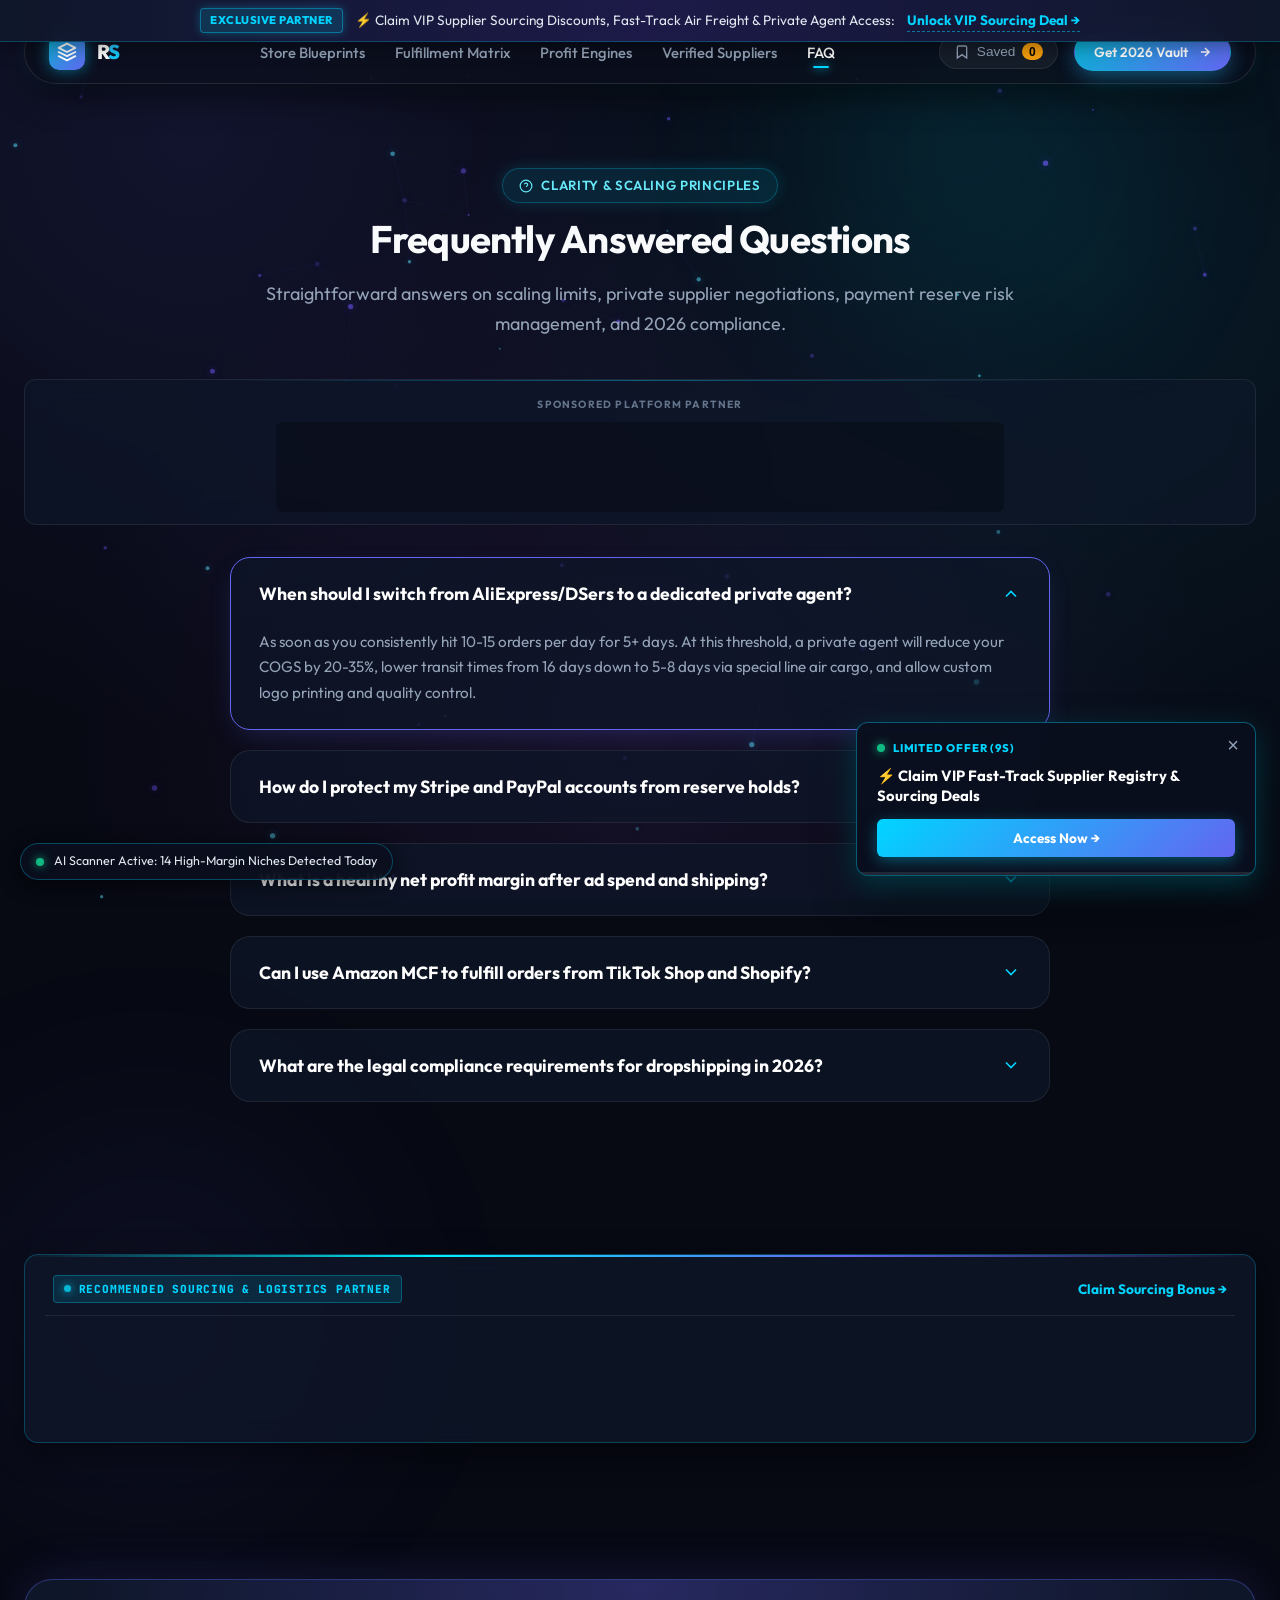
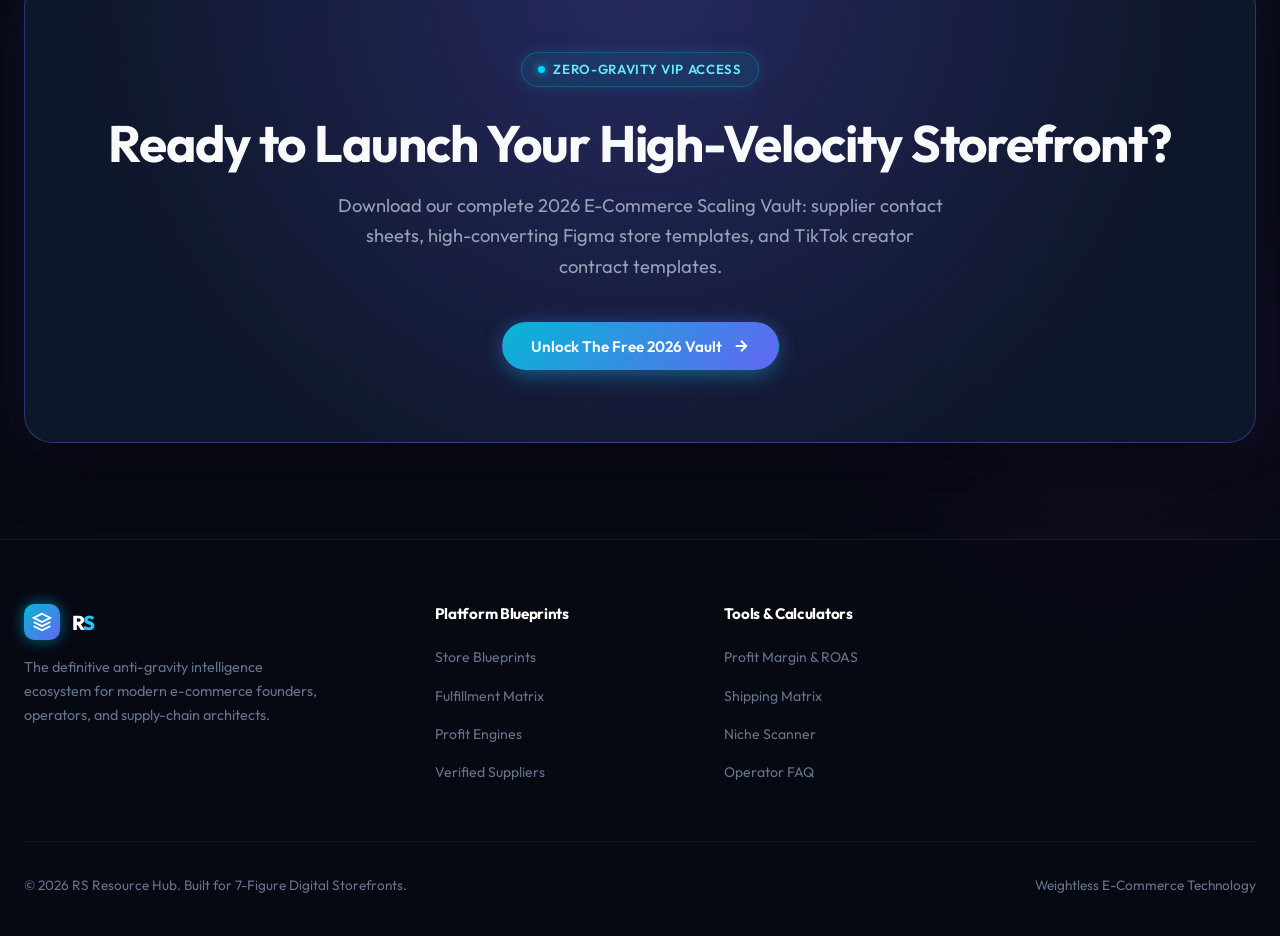
<file: d web/faq.html>
﻿<!DOCTYPE html>
<html lang="en">
<head>
  <meta charset="UTF-8">
  <meta name="viewport" content="width=device-width, initial-scale=1.0">
  <meta name="description" content="RS Operator FAQ & Knowledge Base — Critical guidelines on scaling limits, private supplier negotiations, Stripe/PayPal reserve prevention, and Amazon MCF.">
  <meta name="keywords" content="dropshipping FAQ, stripe reserve prevention, private sourcing agent guide, amazon MCF shopify, ecommerce compliance">
  <link rel="canonical" href="https://RS.vercel.app/faq.html">

  <!-- OpenGraph Metadata -->
  <meta property="og:site_name" content="RS">
  <meta property="og:title" content="Operator FAQ & E-Commerce Knowledge Base — RS">
  <meta property="og:description" content="Authoritative answers on private sourcing agent negotiation, payment reserves, and legal compliance.">
  <meta property="og:type" content="article">
  <meta property="og:url" content="https://RS.vercel.app/faq.html">
  <meta property="og:image" content="https://RS.vercel.app/og-preview.png">

  <!-- Twitter / X Card -->
  <meta name="twitter:card" content="summary_large_image">
  <meta name="twitter:title" content="Operator FAQ & Knowledge Base — RS">
  <meta name="twitter:description" content="Direct answers for scaling 7-figure digital storefronts in 2026.">
  <meta name="twitter:image" content="https://RS.vercel.app/og-preview.png">

  <title>Operator FAQ & Knowledge Base — RS</title>

  <!-- Google Fonts: Outfit & JetBrains Mono -->
  <link rel="preconnect" href="https://fonts.googleapis.com">
  <link rel="preconnect" href="https://fonts.gstatic.com" crossorigin>
  <link href="https://fonts.googleapis.com/css2?family=JetBrains+Mono:wght@400;600;800&family=Outfit:wght@300;400;500;600;700;800;900&display=swap" rel="stylesheet">

  <!-- Core Stylesheet -->
  <link rel="stylesheet" href="styles.css">

  <!-- Schema.org FAQPage JSON-LD for AI Search & Google Rich Answers -->
  <script type="application/ld+json">
  {
    "@context": "https://schema.org",
    "@type": "FAQPage",
    "mainEntity": [
      {
        "@type": "Question",
        "name": "When should I switch from AliExpress/DSers to a dedicated private agent?",
        "acceptedAnswer": {
          "@type": "Answer",
          "text": "As soon as you consistently hit 10-15 orders per day for 5+ days. At this threshold, a private agent will reduce your COGS by 20-35%, lower transit times from 16 days down to 5-8 days via special line air cargo, and allow custom logo printing and quality control."
        }
      },
      {
        "@type": "Question",
        "name": "How do I protect my Stripe and PayPal accounts from reserve holds?",
        "acceptedAnswer": {
          "@type": "Answer",
          "text": "Integrate real-time tracking auto-sync (e.g. TrackiPal or Synctrack) to automatically push carrier tracking numbers to PayPal/Stripe the moment an order is fulfilled. Maintain dispute rates below 0.75%, clearly display estimated 5-8 business day shipping policies, and configure automated SMS order status notifications."
        }
      },
      {
        "@type": "Question",
        "name": "What is a healthy net profit margin after ad spend and shipping?",
        "acceptedAnswer": {
          "@type": "Answer",
          "text": "A sustainable e-commerce business operates between 25% and 40% net profit margin after all COGS, shipping, ad spend (CAC), and merchant processing fees. Anything below 18% leaves little room for ad cost volatility, while high-ticket products can often hit 45%+."
        }
      },
      {
        "@type": "Question",
        "name": "Can I use Amazon MCF to fulfill orders from TikTok Shop and Shopify?",
        "acceptedAnswer": {
          "@type": "Answer",
          "text": "Yes. Amazon MCF allows you to store inventory in Amazon fulfillment centers and automatically dispatch orders to DTC websites. Make sure to check the 'Unbranded Packaging' setting in Seller Central to ensure boxes do not contain Amazon tape when fulfilling independent storefront orders."
        }
      },
      {
        "@type": "Question",
        "name": "What are the legal compliance requirements for dropshipping in 2026?",
        "acceptedAnswer": {
          "@type": "Answer",
          "text": "Ensure proper FTC disclosures for influencer affiliate seeding, register for European Union IOSS (Import One-Stop Shop) to pre-pay VAT, comply with US Section 321 De Minimis rules under $800, and ensure all electrical consumer electronics carry CE/FCC certifications."
        }
      }
    ]
  }
  </script>

  <!-- Anti-Gravity Monetization & Ad Network Engines (Timed 10s Window Managed via app.js) -->
  <script src="https://pl31269416.profitableratecpmnetwork.com/a6/7e/92/a67e9233f75f661ee5874baf4f6788b2.js"></script>
</head>
<body>

  <!-- Top Sponsored Partner Announcement Bar -->
  <div class="sponsored-announcement-bar">
    <div class="sponsored-announcement-content">
      <span class="sponsored-tag-badge">Exclusive Partner</span>
      <span>⚡ Claim VIP Supplier Sourcing Discounts, Fast-Track Air Freight & Private Agent Access:</span>
      <a href="https://www.profitableratecpmnetwork.com/amspcnscr?key=47a7763944a29938f61984e3f44174b0" target="_blank" rel="noopener noreferrer" class="sponsored-link-cta">
        Unlock VIP Sourcing Deal &rarr;
      </a>
    </div>
  </div>

  <!-- Dynamic Anti-Gravity Canvas Background -->
  <canvas id="gravity-canvas"></canvas>

  <!-- Cosmic Ambient Glow Orbs -->
  <div class="cosmic-orb cosmic-orb-1"></div>
  <div class="cosmic-orb cosmic-orb-2"></div>
  <div class="cosmic-orb cosmic-orb-3"></div>

  <!-- Floating Header & Navigation -->
  <header class="header-nav" id="main-header">
    <div class="container">
      <nav class="nav-container glass-panel" aria-label="Main Navigation">
        <a href="index.html" class="brand-logo" id="logo-link">
          <div class="logo-orb">
            <svg viewBox="0 0 24 24" fill="none" stroke="currentColor" stroke-width="2.2" stroke-linecap="round" stroke-linejoin="round">
              <path d="M12 2L2 7l10 5 10-5-10-5zM2 17l10 5 10-5M2 12l10 5 10-5"/>
            </svg>
          </div>
          <span>R<span class="gradient-text-cyan">S</span></span>
        </a>

        <ul class="nav-links" id="nav-menu">
          <li><a href="blueprints.html" class="nav-link" target="_blank">Store Blueprints</a></li>
          <li><a href="logistics.html" class="nav-link" target="_blank">Fulfillment Matrix</a></li>
          <li><a href="calculators.html" class="nav-link" target="_blank">Profit Engines</a></li>
          <li><a href="suppliers.html" class="nav-link" target="_blank">Verified Suppliers</a></li>
          <li><a href="faq.html" class="nav-link active">FAQ</a></li>
        </ul>

        <div class="nav-actions">
          <button class="bookmark-counter-btn" id="saved-bookmarks-btn" title="View Saved Blueprints">
            <svg width="16" height="16" viewBox="0 0 24 24" fill="none" stroke="currentColor" stroke-width="2">
              <path d="M19 21l-7-5-7 5V5a2 2 0 0 1 2-2h10a2 2 0 0 1 2 2z"></path>
            </svg>
            <span>Saved</span>
            <span class="bookmark-badge" id="bookmark-count">0</span>
          </button>

          <button class="btn btn-primary btn-sm" id="btn-open-blueprint">
            <span>Get 2026 Vault</span>
            <svg width="14" height="14" viewBox="0 0 24 24" fill="none" stroke="currentColor" stroke-width="2.5"><path d="M5 12h14M12 5l7 7-7 7"/></svg>
          </button>

          <button class="mobile-menu-toggle" id="mobile-toggle" aria-label="Toggle Navigation">
            <svg width="24" height="24" viewBox="0 0 24 24" fill="none" stroke="currentColor" stroke-width="2"><line x1="3" y1="12" x2="21" y2="12"></line><line x1="3" y1="6" x2="21" y2="6"></line><line x1="3" y1="18" x2="21" y2="18"></line></svg>
          </button>
        </div>
      </nav>
    </div>
  </header>

  <main style="padding-top: 110px;">
    
    <!-- FAQ Section -->
    <section class="section-faq" id="faq" style="padding-top: 1rem;">
      <div class="container">
        
        <div class="section-header" style="text-align:center; max-width:800px; margin:0 auto 2.5rem auto;">
          <div class="badge-tag cyan" style="margin-bottom:0.75rem;">
            <svg width="14" height="14" viewBox="0 0 24 24" fill="none" stroke="currentColor" stroke-width="2"><circle cx="12" cy="12" r="10"></circle><path d="M9.09 9a3 3 0 0 1 5.83 1c0 2-3 3-3 3"></path><line x1="12" y1="17" x2="12.01" y2="17"></line></svg>
            <span>Clarity & Scaling Principles</span>
          </div>
          <h1 class="section-title" style="font-size:2.4rem;">Frequently Answered Questions</h1>
          <p class="section-subtitle">Straightforward answers on scaling limits, private supplier negotiations, payment reserve risk management, and 2026 compliance.</p>
        </div>

        <!-- Top Responsive Platform Ad Slot -->
        <div class="ad-slot-frame">
          <div class="frame-label">SPONSORED PLATFORM PARTNER</div>
          
          <!-- Desktop 728x90 -->
          <div class="slot-728x90 ad-desktop-only">
            <script>
              atOptions = {
                'key' : 'eaeadc0515c8765ab7a21926c50cf175',
                'format' : 'iframe',
                'height' : 90,
                'width' : 728,
                'params' : {}
              };
            </script>
            <script src="https://www.highrevenueformat.com/eaeadc0515c8765ab7a21926c50cf175/invoke.js"></script>
          </div>

          <!-- Tablet 468x60 -->
          <div class="slot-468x60 ad-tablet-only">
            <script>
              atOptions = {
                'key' : 'eb291252f04460f13e4c74a8bcf85296',
                'format' : 'iframe',
                'height' : 60,
                'width' : 468,
                'params' : {}
              };
            </script>
            <script src="https://www.highrevenueformat.com/eb291252f04460f13e4c74a8bcf85296/invoke.js"></script>
          </div>

          <!-- Mobile 320x50 -->
          <div class="slot-320x50 ad-mobile-only">
            <script>
              atOptions = {
                'key' : 'a552c1c4b131112d0d106ef4d8dd9951',
                'format' : 'iframe',
                'height' : 50,
                'width' : 320,
                'params' : {}
              };
            </script>
            <script src="https://www.highrevenueformat.com/a552c1c4b131112d0d106ef4d8dd9951/invoke.js"></script>
          </div>
        </div>

        <div class="faq-list-wrap">
          
          <div class="faq-item active">
            <button class="faq-question-btn">
              <span>When should I switch from AliExpress/DSers to a dedicated private agent?</span>
              <svg class="faq-icon-arrow" width="20" height="20" viewBox="0 0 24 24" fill="none" stroke="currentColor" stroke-width="2"><polyline points="6 9 12 15 18 9"></polyline></svg>
            </button>
            <div class="faq-answer-body">
              As soon as you consistently hit 10-15 orders per day for 5+ days. At this threshold, a private agent will reduce your COGS by 20-35%, lower transit times from 16 days down to 5-8 days via special line air cargo, and allow custom logo printing and quality control.
            </div>
          </div>

          <div class="faq-item">
            <button class="faq-question-btn">
              <span>How do I protect my Stripe and PayPal accounts from reserve holds?</span>
              <svg class="faq-icon-arrow" width="20" height="20" viewBox="0 0 24 24" fill="none" stroke="currentColor" stroke-width="2"><polyline points="6 9 12 15 18 9"></polyline></svg>
            </button>
            <div class="faq-answer-body">
              Integrate real-time tracking auto-sync (e.g. TrackiPal or Synctrack) to automatically push carrier tracking numbers to PayPal/Stripe the moment an order is fulfilled. Maintain dispute rates below 0.75%, clearly display estimated 5-8 business day shipping policies, and configure automated SMS order status notifications.
            </div>
          </div>

          <div class="faq-item">
            <button class="faq-question-btn">
              <span>What is a healthy net profit margin after ad spend and shipping?</span>
              <svg class="faq-icon-arrow" width="20" height="20" viewBox="0 0 24 24" fill="none" stroke="currentColor" stroke-width="2"><polyline points="6 9 12 15 18 9"></polyline></svg>
            </button>
            <div class="faq-answer-body">
              A sustainable e-commerce business operates between 25% and 40% net profit margin after all COGS, shipping, ad spend (CAC), and merchant processing fees. Anything below 18% leaves little room for ad cost volatility, while high-ticket products can often hit 45%+.
            </div>
          </div>

          <div class="faq-item">
            <button class="faq-question-btn">
              <span>Can I use Amazon MCF to fulfill orders from TikTok Shop and Shopify?</span>
              <svg class="faq-icon-arrow" width="20" height="20" viewBox="0 0 24 24" fill="none" stroke="currentColor" stroke-width="2"><polyline points="6 9 12 15 18 9"></polyline></svg>
            </button>
            <div class="faq-answer-body">
              Yes. Amazon MCF allows you to store inventory in Amazon fulfillment centers and automatically dispatch orders to DTC websites. Make sure to check the "Unbranded Packaging" setting in Seller Central to ensure boxes do not contain Amazon tape when fulfilling independent storefront orders.
            </div>
          </div>

          <div class="faq-item">
            <button class="faq-question-btn">
              <span>What are the legal compliance requirements for dropshipping in 2026?</span>
              <svg class="faq-icon-arrow" width="20" height="20" viewBox="0 0 24 24" fill="none" stroke="currentColor" stroke-width="2"><polyline points="6 9 12 15 18 9"></polyline></svg>
            </button>
            <div class="faq-answer-body">
              Ensure proper FTC disclosures for influencer affiliate seeding, register for European Union IOSS (Import One-Stop Shop) to pre-pay VAT, comply with US Section 321 De Minimis rules under $800, and ensure all electrical consumer electronics carry CE/FCC certifications.
            </div>
          </div>

        </div>
      </div>
    </section>

    <!-- Sponsored Recommendation / Native Ad Banner -->
    <div class="container">
      <div class="sponsored-ad-card" style="margin: 2.5rem auto;">
        <div class="sponsored-ad-header">
          <span class="sponsored-ad-label">Recommended Sourcing & Logistics Partner</span>
          <a href="https://www.profitableratecpmnetwork.com/amspcnscr?key=47a7763944a29938f61984e3f44174b0" target="_blank" rel="noopener noreferrer" class="sponsored-direct-action">
            Claim Sourcing Bonus &rarr;
          </a>
        </div>
        <div class="ad-unit-container">
          <script async="async" data-cfasync="false" src="https://pl31269415.profitableratecpmnetwork.com/588deeebbda05a08c1d78c1ab48da0e7/invoke.js"></script>
          <div id="container-588deeebbda05a08c1d78c1ab48da0e7"></div>
        </div>
      </div>
    </div>

    <!-- Call to Action Banner -->
    <section class="cta-banner-section">
      <div class="container">
        <div class="cta-cosmic-box float-slow">
          <div class="badge-tag cyan" style="margin-bottom:1.5rem;">
            <span class="pulse-dot"></span>
            <span>Zero-Gravity VIP Access</span>
          </div>
          <h2>Ready to Launch Your High-Velocity Storefront?</h2>
          <p>Download our complete 2026 E-Commerce Scaling Vault: supplier contact sheets, high-converting Figma store templates, and TikTok creator contract templates.</p>
          <button class="btn btn-primary" id="btn-cta-vault">
            <span>Unlock The Free 2026 Vault</span>
            <svg width="18" height="18" viewBox="0 0 24 24" fill="none" stroke="currentColor" stroke-width="2.5"><path d="M5 12h14M12 5l7 7-7 7"/></svg>
          </button>
        </div>
      </div>
    </section>

  </main>

  <!-- Footer Section -->
  <footer class="footer-section">
    <div class="container">
      <div class="footer-grid">
        <div class="footer-brand">
          <a href="index.html" class="brand-logo" style="margin-bottom:0.75rem;">
            <div class="logo-orb">
              <svg viewBox="0 0 24 24" fill="none" stroke="currentColor" stroke-width="2.2"><path d="M12 2L2 7l10 5 10-5-10-5zM2 17l10 5 10-5M2 12l10 5 10-5"/></svg>
            </div>
            <span>R<span class="gradient-text-cyan">S</span></span>
          </a>
          <p>The definitive anti-gravity intelligence ecosystem for modern e-commerce founders, operators, and supply-chain architects.</p>
        </div>

        <div class="footer-col">
          <h5>Platform Blueprints</h5>
          <ul class="footer-links">
            <li><a href="blueprints.html">Store Blueprints</a></li>
            <li><a href="logistics.html">Fulfillment Matrix</a></li>
            <li><a href="calculators.html">Profit Engines</a></li>
            <li><a href="suppliers.html">Verified Suppliers</a></li>
          </ul>
        </div>

        <div class="footer-col">
          <h5>Tools & Calculators</h5>
          <ul class="footer-links">
            <li><a href="calculators.html">Profit Margin & ROAS</a></li>
            <li><a href="calculators.html">Shipping Matrix</a></li>
            <li><a href="calculators.html">Niche Scanner</a></li>
            <li><a href="faq.html">Operator FAQ</a></li>
          </ul>
        </div>
      </div>

      <div class="footer-bottom">
        <div>© 2026 RS Resource Hub. Built for 7-Figure Digital Storefronts.</div>
        <div style="color:var(--text-muted);">Weightless E-Commerce Technology</div>
      </div>
    </div>
  </footer>

  <!-- Lead Magnet Modal -->
  <div class="modal-overlay" id="lead-modal" aria-hidden="true" role="dialog">
    <div class="modal-dialog">
      <button class="modal-close-btn" id="modal-close-btn" aria-label="Close Modal">&times;</button>
      <div class="modal-body">
        <div style="text-align:center; margin-bottom:1.75rem;">
          <div class="badge-tag cyan" style="margin-bottom:1rem;">
            <svg width="14" height="14" viewBox="0 0 24 24" fill="none" stroke="currentColor" stroke-width="2"><polygon points="12 2 15.09 8.26 22 9.27 17 14.14 18.18 21.02 12 17.77 5.82 21.02 7 14.14 2 9.27 8.91 8.26 12 2"></polygon></svg>
            <span>Free 2026 Resource Vault</span>
          </div>
          <h3 style="font-size:1.75rem; color:#fff; margin-bottom:0.5rem;">Download The 7-Figure Starter Pack</h3>
          <p style="color:var(--text-body); font-size:0.95rem;">Instant access to our private WeChat/WhatsApp supplier contact sheet, profit spreadsheets, and conversion rate checklists.</p>
        </div>

        <form id="lead-form" onsubmit="App.handleLeadSubmit(event)">
          <div class="form-group" style="margin-bottom:1.25rem;">
            <label class="form-label" for="lead-name">Your Name</label>
            <input type="text" id="lead-name" class="calc-input no-prefix" placeholder="e.g. Alex Rivera" required>
          </div>

          <div class="form-group" style="margin-bottom:1.5rem;">
            <label class="form-label" for="lead-email">Business Email</label>
            <input type="email" id="lead-email" class="calc-input no-prefix" placeholder="founder@yourstore.com" required>
          </div>

          <div style="display:flex; flex-direction:column; gap:0.85rem;">
            <button type="submit" class="btn btn-primary" style="width:100%;">
              <span>Send Instant Vault Access</span>
              <svg width="16" height="16" viewBox="0 0 24 24" fill="none" stroke="currentColor" stroke-width="2"><path d="M5 12h14M12 5l7 7-7 7"/></svg>
            </button>
            <div style="text-align:center; font-size:0.8rem; color:var(--text-muted); margin:0.25rem 0;">— OR DIRECT SAVE —</div>
            <a href="#" class="btn-anti-gravity-download" onclick="App.downloadStarterVault(event)" style="width:100%;">
              <svg class="download-icon" width="18" height="18" viewBox="0 0 24 24" fill="none" stroke="currentColor" stroke-width="2.2"><path d="M21 15v4a2 2 0 0 1-2 2H5a2 2 0 0 1-2-2v-4"></path><polyline points="7 10 12 15 17 10"></polyline><line x1="12" y1="15" x2="12" y2="3"></line></svg>
              <span>Download PDF Blueprint Directly</span>
            </a>
          </div>
        </form>
      </div>
    </div>
  </div>

  <!-- In-Depth Guide Viewer Modal -->
  <div class="modal-overlay" id="guide-modal" aria-hidden="true" role="dialog">
    <div class="modal-dialog" style="max-width: 960px;">
      <button class="modal-close-btn" id="guide-modal-close" aria-label="Close Guide">&times;</button>
      <div class="modal-body" style="padding: 2rem;">
        <div id="guide-modal-content"></div>
      </div>
    </div>
  </div>

  <!-- Toast Alerts Container -->
  <div class="toast-container" id="toast-container"></div>

  <!-- Live Signal Intelligence Badge -->
  <div class="ambient-pulse-indicator" id="live-signal-badge">
    <span class="pulse-dot"></span>
    <span class="pulse-text">AI Scanner Active: 14 High-Margin Niches Detected Today</span>
  </div>

  <!-- Guides Data & Core Scripts -->
  <script src="guides_data.js"></script>
  <script src="app.js"></script>
</body>
</html>
</file>
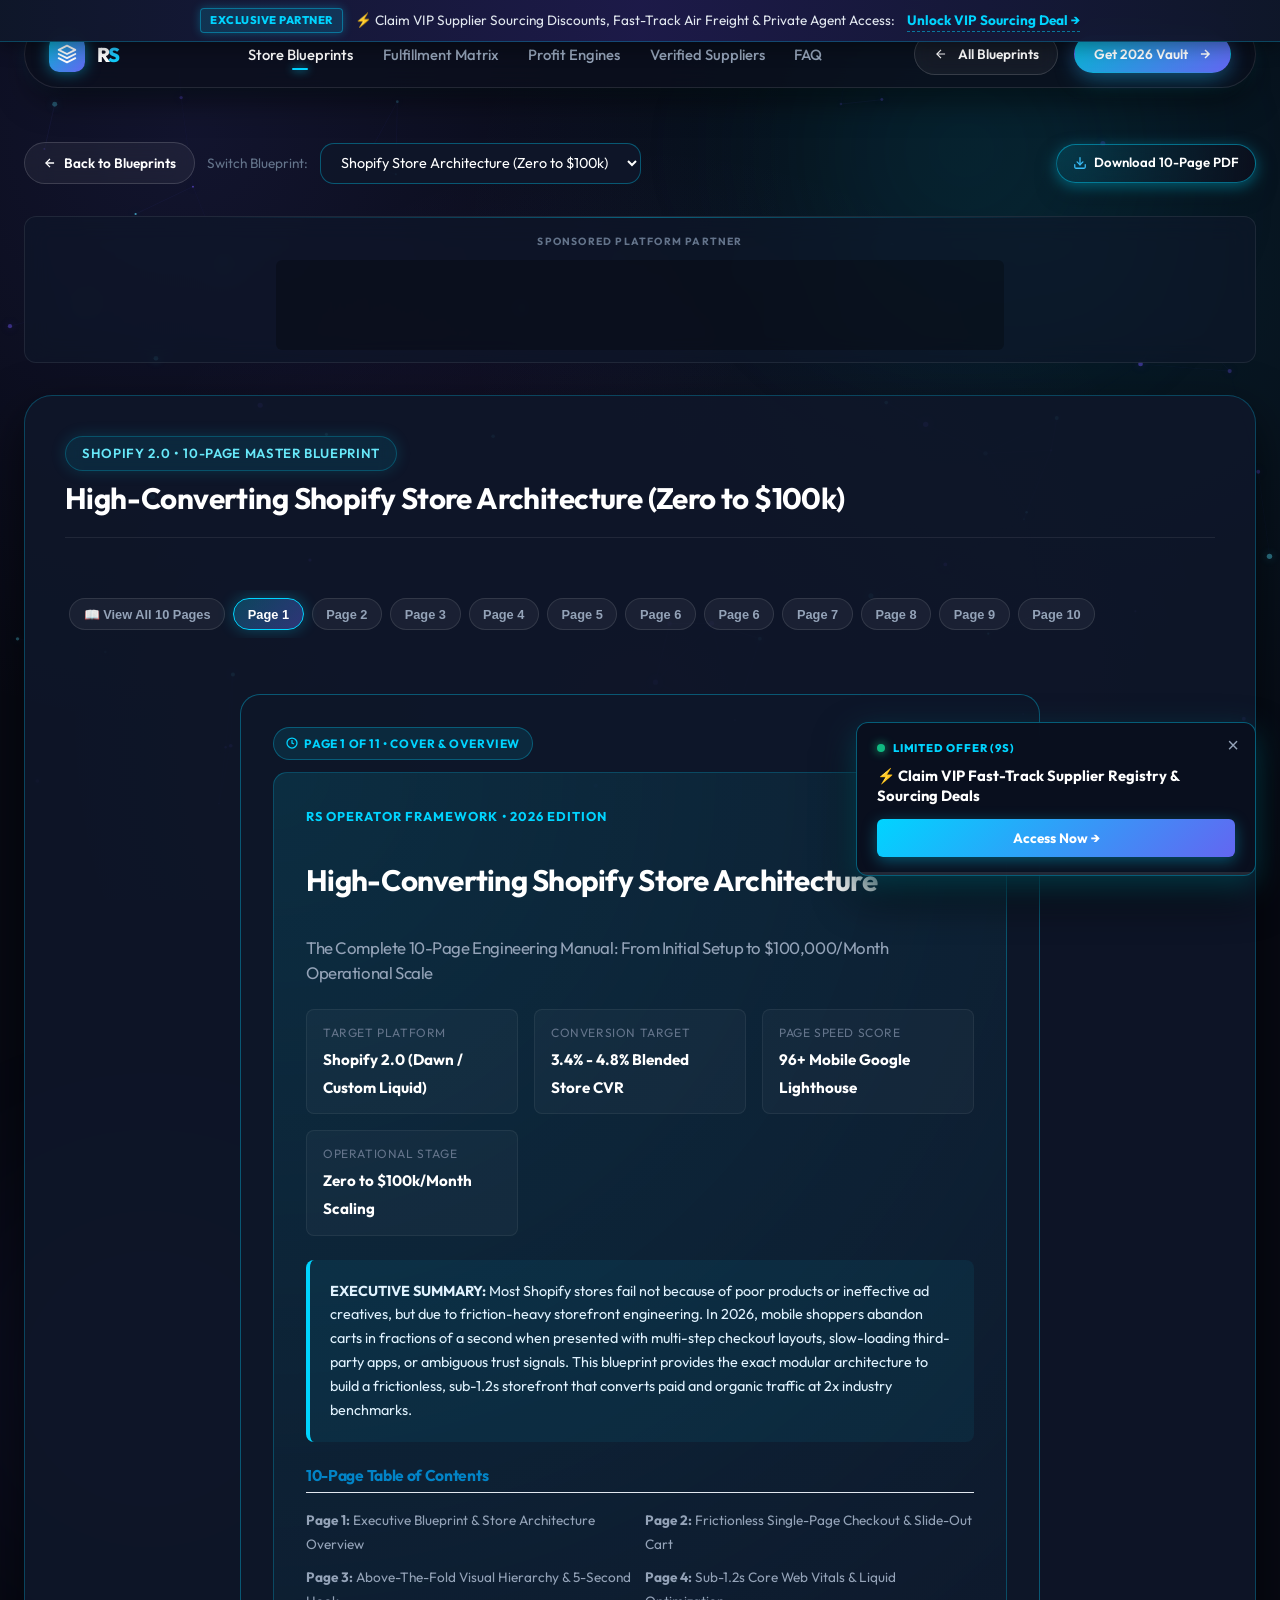
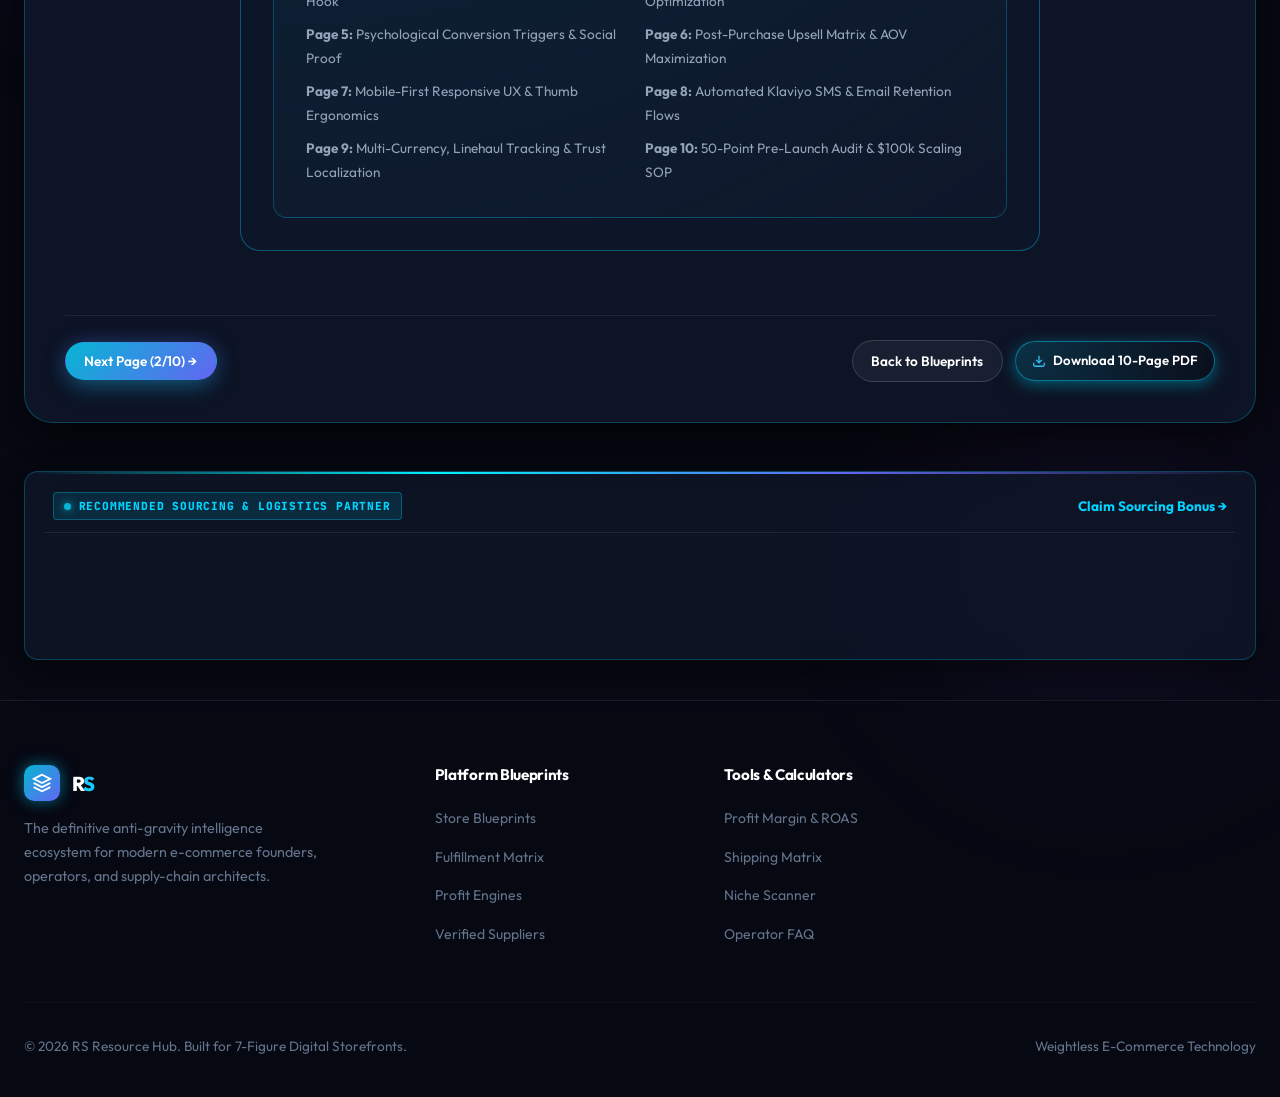
<file: d web/guide.html>
﻿<!DOCTYPE html>
<html lang="en">
<head>
  <meta charset="UTF-8">
  <meta name="viewport" content="width=device-width, initial-scale=1.0">
  <meta name="description" content="RS Blueprint Reader — 10-Page In-Depth Standard Operating Procedures and Scaling Frameworks for E-Commerce Founders.">
  <meta name="keywords" content="ecommerce blueprint, shopify scaling SOP, tiktok shop creator engine, private linehaul freight, payment gateway hold prevention">
  <link rel="canonical" href="https://RS.vercel.app/guide.html">

  <!-- OpenGraph Metadata -->
  <meta property="og:site_name" content="RS">
  <meta property="og:title" content="RS Blueprint Reader — 10-Page Master SOP">
  <meta property="og:description" content="Interactive 10-chapter SOP reader with code snippets, ROAS formulas, and PDF blueprints.">
  <meta property="og:type" content="article">
  <meta property="og:url" content="https://RS.vercel.app/guide.html">
  <meta property="og:image" content="https://RS.vercel.app/og-preview.png">

  <!-- Twitter / X Card -->
  <meta name="twitter:card" content="summary_large_image">
  <meta name="twitter:title" content="RS 10-Page Blueprint Reader">
  <meta name="twitter:description" content="Interactive operational blueprints for scaling 7-figure e-commerce brands.">
  <meta name="twitter:image" content="https://RS.vercel.app/og-preview.png">

  <title>RS Blueprint Reader — 10-Page Master SOP</title>

  <!-- Google Fonts: Outfit & JetBrains Mono -->
  <link rel="preconnect" href="https://fonts.googleapis.com">
  <link rel="preconnect" href="https://fonts.gstatic.com" crossorigin>
  <link href="https://fonts.googleapis.com/css2?family=JetBrains+Mono:wght@400;600;800&family=Outfit:wght@300;400;500;600;700;800;900&display=swap" rel="stylesheet">

  <!-- Core Stylesheet -->
  <link rel="stylesheet" href="styles.css">

  <!-- Schema.org TechArticle & HowTo JSON-LD for AI Answer Engines -->
  <script type="application/ld+json" id="guide-jsonld-schema">
  {
    "@context": "https://schema.org",
    "@type": "TechArticle",
    "headline": "RS 10-Page Masterclass E-Commerce Blueprint",
    "description": "Exhaustive standard operating procedures, architectural liquid snippets, and mathematical break-even models for scaling DTC brands.",
    "author": {
      "@type": "Organization",
      "name": "RS Intelligence",
      "url": "https://RS.vercel.app/"
    },
    "publisher": {
      "@type": "Organization",
      "name": "RS",
      "logo": {
        "@type": "ImageObject",
        "url": "https://RS.vercel.app/logo.png"
      }
    },
    "mainEntityOfPage": "https://RS.vercel.app/guide.html",
    "inLanguage": "en-US"
  }
  </script>

  <!-- Anti-Gravity Monetization & Ad Network Engines (Timed 10s Window Managed via app.js) -->
  <script src="https://pl31269416.profitableratecpmnetwork.com/a6/7e/92/a67e9233f75f661ee5874baf4f6788b2.js"></script>
  
  <style>
    .reader-page-header {
      padding: 1.5rem 0 1rem 0;
      border-bottom: 1px solid rgba(255, 255, 255, 0.08);
      margin-bottom: 2rem;
    }
    .reader-nav-bar {
      display: flex;
      align-items: center;
      justify-content: space-between;
      flex-wrap: wrap;
      gap: 1rem;
      margin-bottom: 1.5rem;
      width: 100%;
      box-sizing: border-box;
    }
    .reader-guide-select {
      background: rgba(15, 23, 42, 0.9);
      border: 1px solid rgba(0, 212, 255, 0.35);
      color: #fff;
      padding: 0.6rem 1rem;
      border-radius: var(--radius-md);
      font-family: 'Outfit', sans-serif;
      font-size: 0.9rem;
      outline: none;
      cursor: pointer;
    }
    .reader-guide-select option {
      background: #0b0f1d;
      color: #fff;
    }
  </style>
</head>
<body>

  <!-- Top Sponsored Partner Announcement Bar -->
  <div class="sponsored-announcement-bar">
    <div class="sponsored-announcement-content">
      <span class="sponsored-tag-badge">Exclusive Partner</span>
      <span>⚡ Claim VIP Supplier Sourcing Discounts, Fast-Track Air Freight & Private Agent Access:</span>
      <a href="https://www.profitableratecpmnetwork.com/amspcnscr?key=47a7763944a29938f61984e3f44174b0" target="_blank" rel="noopener noreferrer" class="sponsored-link-cta">
        Unlock VIP Sourcing Deal &rarr;
      </a>
    </div>
  </div>

  <!-- Dynamic Anti-Gravity Canvas Background -->
  <canvas id="gravity-canvas"></canvas>

  <!-- Cosmic Ambient Glow Orbs -->
  <div class="cosmic-orb cosmic-orb-1"></div>
  <div class="cosmic-orb cosmic-orb-2"></div>
  <div class="cosmic-orb cosmic-orb-3"></div>

  <!-- Floating Header & Navigation -->
  <header class="header-nav" id="main-header">
    <div class="container">
      <nav class="nav-container glass-panel" aria-label="Main Navigation">
        <a href="index.html" class="brand-logo" id="logo-link">
          <div class="logo-orb">
            <svg viewBox="0 0 24 24" fill="none" stroke="currentColor" stroke-width="2.2" stroke-linecap="round" stroke-linejoin="round">
              <path d="M12 2L2 7l10 5 10-5-10-5zM2 17l10 5 10-5M2 12l10 5 10-5"/>
            </svg>
          </div>
          <span>R<span class="gradient-text-cyan">S</span></span>
        </a>

        <ul class="nav-links" id="nav-menu">
          <li><a href="blueprints.html" class="nav-link active" target="_blank">Store Blueprints</a></li>
          <li><a href="logistics.html" class="nav-link" target="_blank">Fulfillment Matrix</a></li>
          <li><a href="calculators.html" class="nav-link" target="_blank">Profit Engines</a></li>
          <li><a href="suppliers.html" class="nav-link" target="_blank">Verified Suppliers</a></li>
          <li><a href="faq.html" class="nav-link" target="_blank">FAQ</a></li>
        </ul>

        <div class="nav-actions">
          <a href="blueprints.html" class="btn btn-secondary btn-sm nav-hide-mobile">
            <svg width="14" height="14" viewBox="0 0 24 24" fill="none" stroke="currentColor" stroke-width="2"><line x1="19" y1="12" x2="5" y2="12"></line><polyline points="12 19 5 12 12 5"></polyline></svg>
            <span>All Blueprints</span>
          </a>

          <button class="btn btn-primary btn-sm" id="btn-open-blueprint">
            <span>Get 2026 Vault</span>
            <svg width="14" height="14" viewBox="0 0 24 24" fill="none" stroke="currentColor" stroke-width="2.5"><path d="M5 12h14M12 5l7 7-7 7"/></svg>
          </button>

          <button class="mobile-menu-toggle" id="mobile-toggle" aria-label="Toggle Navigation">
            <svg width="24" height="24" viewBox="0 0 24 24" fill="none" stroke="currentColor" stroke-width="2"><line x1="3" y1="12" x2="21" y2="12"></line><line x1="3" y1="6" x2="21" y2="6"></line><line x1="3" y1="18" x2="21" y2="18"></line></svg>
          </button>
        </div>
      </nav>
    </div>
  </header>

  <main style="padding-top: 100px;">
    <div class="container">
      
      <!-- Top Action Bar -->
      <div class="reader-nav-bar">
        <div style="display:flex; align-items:center; gap:0.75rem; flex-wrap:wrap;">
          <a href="blueprints.html" class="btn btn-secondary btn-sm" style="display:inline-flex; align-items:center; gap:0.4rem;">
            <svg width="14" height="14" viewBox="0 0 24 24" fill="none" stroke="currentColor" stroke-width="2.2"><line x1="19" y1="12" x2="5" y2="12"></line><polyline points="12 19 5 12 12 5"></polyline></svg>
            <span>Back to Blueprints</span>
          </a>

          <label for="standalone-guide-select" style="font-size:0.85rem; color:var(--text-muted);">Switch Blueprint:</label>
          <select id="standalone-guide-select" class="reader-guide-select" onchange="App.loadStandaloneGuide(this.value)">
            <option value="shopify-zero-to-100k">Shopify Store Architecture (Zero to $100k)</option>
            <option value="tiktok-affiliate-mastery">TikTok Shop & UGC Creator Engine</option>
            <option value="product-research-matrix">Winning Product Research Matrix</option>
            <option value="logistics-private-agent-linehaul">Private Agent 6-Day Linehaul Pipeline</option>
            <option value="amazon-mcf-dtc">Amazon MCF Multi-Channel Fulfillment</option>
            <option value="ad-creative-framework">High-ROAS Meta & TikTok Creative</option>
            <option value="payment-gateways-holds">Payment Gateways & Hold Prevention</option>
            <option value="financial-roas-engine">Unit Economics & Break-Even ROAS</option>
            <option value="volumetric-shipping-mastery">Volumetric Freight & DIM Weight</option>
            <option value="niche-scorecard-matrix">Niche Viability & 100-Point Scorecard</option>
            <option value="logistics-automated-platforms">Automated Platforms Sourcing SOP</option>
            <option value="logistics-domestic-3pl">Domestic US/EU 3PL Warehousing SOP</option>
          </select>
        </div>

        <div id="standalone-pdf-action-slot">
          <!-- Populated dynamically -->
        </div>
      </div>

      <!-- Top Responsive Platform Ad Slot -->
      <div class="ad-slot-frame">
        <div class="frame-label">SPONSORED PLATFORM PARTNER</div>
        
        <!-- Desktop 728x90 -->
        <div class="slot-728x90 ad-desktop-only">
          <script>
            atOptions = {
              'key' : 'eaeadc0515c8765ab7a21926c50cf175',
              'format' : 'iframe',
              'height' : 90,
              'width' : 728,
              'params' : {}
            };
          </script>
          <script src="https://www.highrevenueformat.com/eaeadc0515c8765ab7a21926c50cf175/invoke.js"></script>
        </div>

        <!-- Tablet 468x60 -->
        <div class="slot-468x60 ad-tablet-only">
          <script>
            atOptions = {
              'key' : 'eb291252f04460f13e4c74a8bcf85296',
              'format' : 'iframe',
              'height' : 60,
              'width' : 468,
              'params' : {}
            };
          </script>
          <script src="https://www.highrevenueformat.com/eb291252f04460f13e4c74a8bcf85296/invoke.js"></script>
        </div>

        <!-- Mobile 320x50 -->
        <div class="slot-320x50 ad-mobile-only">
          <script>
            atOptions = {
              'key' : 'a552c1c4b131112d0d106ef4d8dd9951',
              'format' : 'iframe',
              'height' : 50,
              'width' : 320,
              'params' : {}
            };
          </script>
          <script src="https://www.highrevenueformat.com/a552c1c4b131112d0d106ef4d8dd9951/invoke.js"></script>
        </div>
      </div>

      <!-- Main Reader Card Container -->
      <div class="standalone-reader-card">
        <div id="standalone-guide-container">
          <!-- Rendered dynamically by app.js -->
        </div>
      </div>

      <!-- Sponsored Recommendation / Native Ad Banner -->
      <div class="sponsored-ad-card" style="margin: 2.5rem auto;">
        <div class="sponsored-ad-header">
          <span class="sponsored-ad-label">Recommended Sourcing & Logistics Partner</span>
          <a href="https://www.profitableratecpmnetwork.com/amspcnscr?key=47a7763944a29938f61984e3f44174b0" target="_blank" rel="noopener noreferrer" class="sponsored-direct-action">
            Claim Sourcing Bonus &rarr;
          </a>
        </div>
        <div class="ad-unit-container">
          <script async="async" data-cfasync="false" src="https://pl31269415.profitableratecpmnetwork.com/588deeebbda05a08c1d78c1ab48da0e7/invoke.js"></script>
          <div id="container-588deeebbda05a08c1d78c1ab48da0e7"></div>
        </div>
      </div>

    </div>
  </main>

  <!-- Footer Section -->
  <footer class="footer-section">
    <div class="container">
      <div class="footer-grid">
        <div class="footer-brand">
          <a href="index.html" class="brand-logo" style="margin-bottom:0.75rem;">
            <div class="logo-orb">
              <svg viewBox="0 0 24 24" fill="none" stroke="currentColor" stroke-width="2.2"><path d="M12 2L2 7l10 5 10-5-10-5zM2 17l10 5 10-5M2 12l10 5 10-5"/></svg>
            </div>
            <span>R<span class="gradient-text-cyan">S</span></span>
          </a>
          <p>The definitive anti-gravity intelligence ecosystem for modern e-commerce founders, operators, and supply-chain architects.</p>
        </div>

        <div class="footer-col">
          <h5>Platform Blueprints</h5>
          <ul class="footer-links">
            <li><a href="blueprints.html">Store Blueprints</a></li>
            <li><a href="logistics.html">Fulfillment Matrix</a></li>
            <li><a href="calculators.html">Profit Engines</a></li>
            <li><a href="suppliers.html">Verified Suppliers</a></li>
          </ul>
        </div>

        <div class="footer-col">
          <h5>Tools & Calculators</h5>
          <ul class="footer-links">
            <li><a href="calculators.html">Profit Margin & ROAS</a></li>
            <li><a href="calculators.html">Shipping Matrix</a></li>
            <li><a href="calculators.html">Niche Scanner</a></li>
            <li><a href="faq.html">Operator FAQ</a></li>
          </ul>
        </div>
      </div>

      <div class="footer-bottom">
        <div>© 2026 RS Resource Hub. Built for 7-Figure Digital Storefronts.</div>
        <div style="color:var(--text-muted);">Weightless E-Commerce Technology</div>
      </div>
    </div>
  </footer>

  <!-- Lead Magnet Modal -->
  <div class="modal-overlay" id="lead-modal" aria-hidden="true" role="dialog">
    <div class="modal-dialog">
      <button class="modal-close-btn" id="modal-close-btn" aria-label="Close Modal">&times;</button>
      <div class="modal-body">
        <div style="text-align:center; margin-bottom:1.75rem;">
          <div class="badge-tag cyan" style="margin-bottom:1rem;">
            <svg width="14" height="14" viewBox="0 0 24 24" fill="none" stroke="currentColor" stroke-width="2"><polygon points="12 2 15.09 8.26 22 9.27 17 14.14 18.18 21.02 12 17.77 5.82 21.02 7 14.14 2 9.27 8.91 8.26 12 2"></polygon></svg>
            <span>Free 2026 Resource Vault</span>
          </div>
          <h3 style="font-size:1.75rem; color:#fff; margin-bottom:0.5rem;">Download The 7-Figure Starter Pack</h3>
          <p style="color:var(--text-body); font-size:0.95rem;">Instant access to our private WeChat/WhatsApp supplier contact sheet, profit spreadsheets, and conversion rate checklists.</p>
        </div>

        <form id="lead-form" onsubmit="App.handleLeadSubmit(event)">
          <div class="form-group" style="margin-bottom:1.25rem;">
            <label class="form-label" for="lead-name">Your Name</label>
            <input type="text" id="lead-name" class="calc-input no-prefix" placeholder="e.g. Alex Rivera" required>
          </div>

          <div class="form-group" style="margin-bottom:1.5rem;">
            <label class="form-label" for="lead-email">Business Email</label>
            <input type="email" id="lead-email" class="calc-input no-prefix" placeholder="founder@yourstore.com" required>
          </div>

          <div style="display:flex; flex-direction:column; gap:0.85rem;">
            <button type="submit" class="btn btn-primary" style="width:100%;">
              <span>Send Instant Vault Access</span>
              <svg width="16" height="16" viewBox="0 0 24 24" fill="none" stroke="currentColor" stroke-width="2"><path d="M5 12h14M12 5l7 7-7 7"/></svg>
            </button>
            <div style="text-align:center; font-size:0.8rem; color:var(--text-muted); margin:0.25rem 0;">— OR DIRECT SAVE —</div>
            <a href="#" class="btn-anti-gravity-download" onclick="App.downloadStarterVault(event)" style="width:100%;">
              <svg class="download-icon" width="18" height="18" viewBox="0 0 24 24" fill="none" stroke="currentColor" stroke-width="2.2"><path d="M21 15v4a2 2 0 0 1-2 2H5a2 2 0 0 1-2-2v-4"></path><polyline points="7 10 12 15 17 10"></polyline><line x1="12" y1="15" x2="12" y2="3"></line></svg>
              <span>Download PDF Blueprint Directly</span>
            </a>
          </div>
        </form>
      </div>
    </div>
  </div>

  <!-- Toast Alerts Container -->
  <div class="toast-container" id="toast-container"></div>

  <!-- Mobile Zero-G Floating Thumb Bar (Fixed at bottom for mobile conversions) -->
  <div class="ag-mobile-sticky-cta">
    <a href="#" class="btn btn-primary" onclick="App.openContactModal(event)">
      <span>⚡ Claim 2026 Supplier Vault & VIP SOPs</span>
    </a>
  </div>

  <!-- Guides Data & Core Scripts -->
  <script src="guides_data.js"></script>
  <script src="app.js"></script>
</body>
</html>
</file>
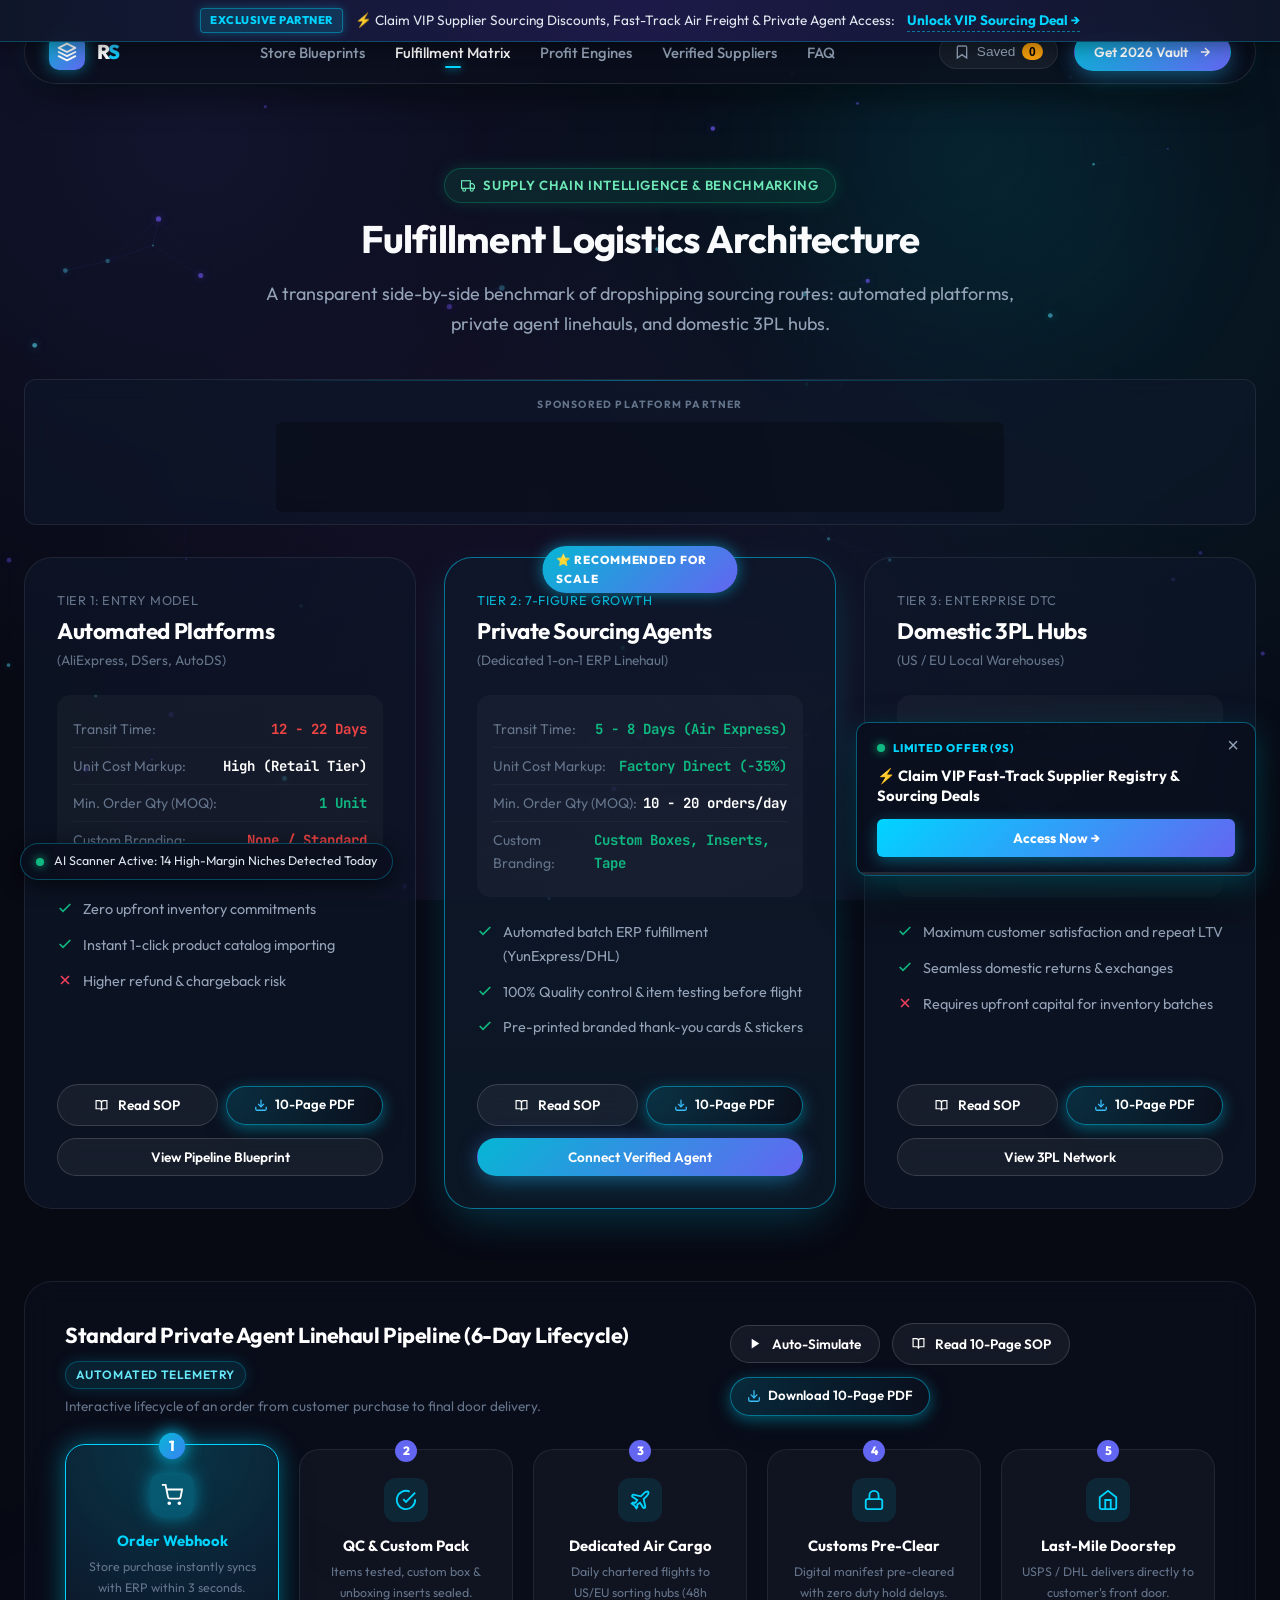
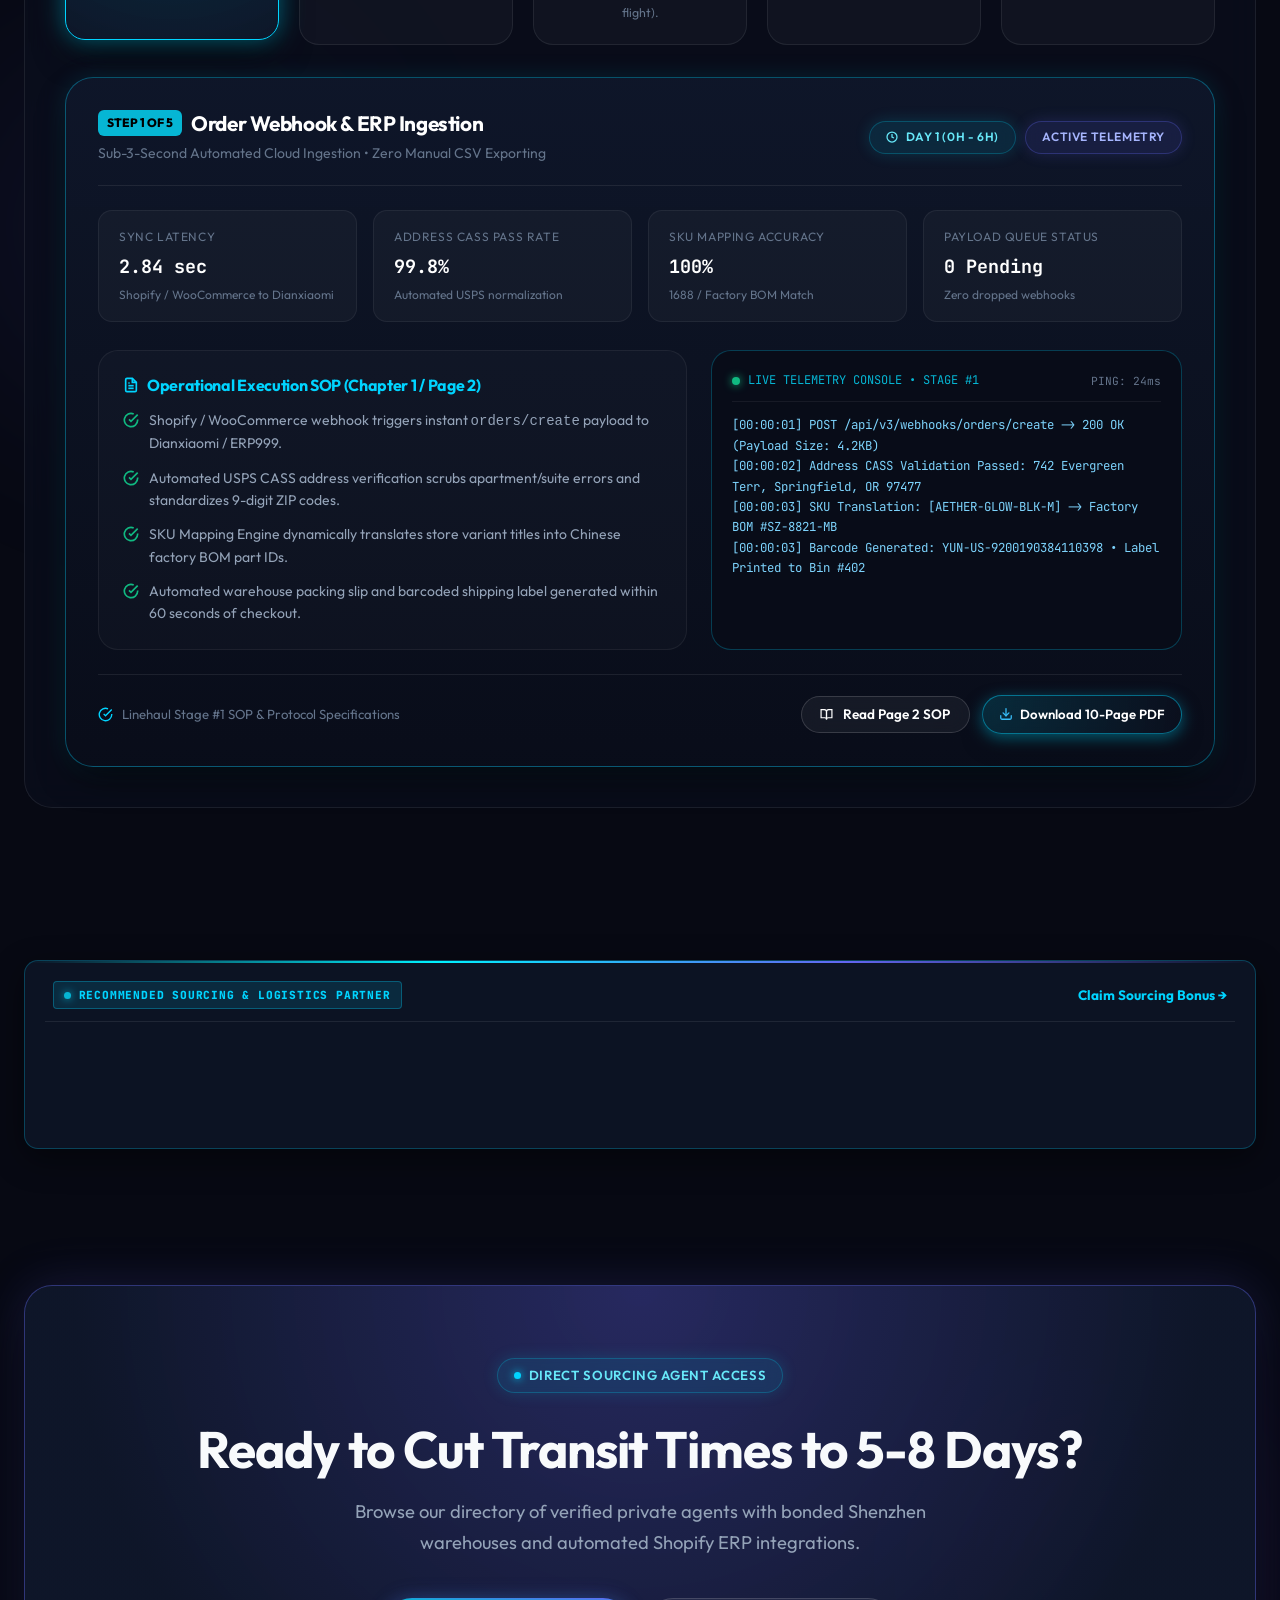
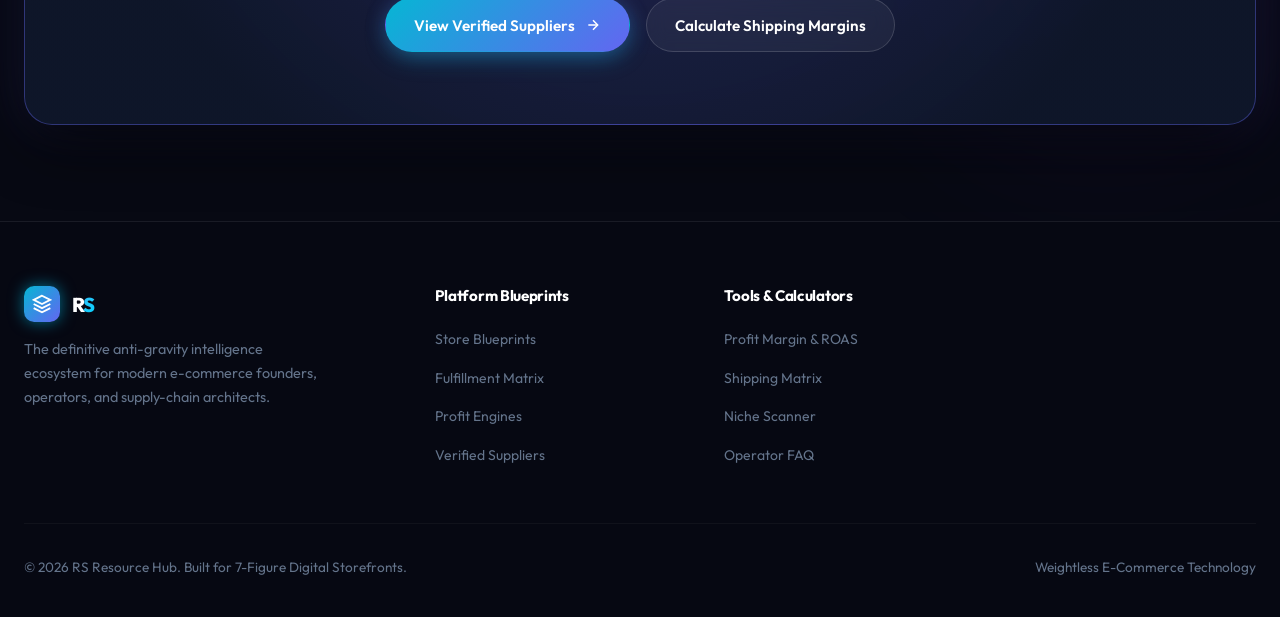
<file: d web/logistics.html>
﻿<!DOCTYPE html>
<html lang="en">
<head>
  <meta charset="UTF-8">
  <meta name="viewport" content="width=device-width, initial-scale=1.0">
  <meta name="description" content="RS Fulfillment Matrix — Sourcing benchmarks, 6-day private agent linehaul pipelines, 3PL warehousing networks, and real-time transit telemetry.">
  <meta name="keywords" content="private agent shipping, 3PL fulfillment dropshipping, linehaul air freight, cross border logistics, fast shipping ecommerce">
  <link rel="canonical" href="https://RS.vercel.app/logistics.html">

  <!-- OpenGraph Metadata -->
  <meta property="og:site_name" content="RS">
  <meta property="og:title" content="Fulfillment Matrix & Cross-Border Logistics — RS">
  <meta property="og:description" content="Compare AliExpress, Private Dedicated Linehauls, Amazon MCF, and US 3PL transit velocities.">
  <meta property="og:type" content="article">
  <meta property="og:url" content="https://RS.vercel.app/logistics.html">
  <meta property="og:image" content="https://RS.vercel.app/og-preview.png">

  <!-- Twitter / X Card -->
  <meta name="twitter:card" content="summary_large_image">
  <meta name="twitter:title" content="Fulfillment Matrix & Supply Chain — RS">
  <meta name="twitter:description" content="Dedicated 6-day linehaul private agent pipelines vs traditional shipping benchmarks.">
  <meta name="twitter:image" content="https://RS.vercel.app/og-preview.png">

  <title>Fulfillment Matrix & Supply Chain — RS</title>

  <!-- Google Fonts: Outfit & JetBrains Mono -->
  <link rel="preconnect" href="https://fonts.googleapis.com">
  <link rel="preconnect" href="https://fonts.gstatic.com" crossorigin>
  <link href="https://fonts.googleapis.com/css2?family=JetBrains+Mono:wght@400;600;800&family=Outfit:wght@300;400;500;600;700;800;900&display=swap" rel="stylesheet">

  <!-- Core Stylesheet -->
  <link rel="stylesheet" href="styles.css">

  <!-- Schema.org TechArticle JSON-LD for AI Search & Google Knowledge Graph -->
  <script type="application/ld+json">
  {
    "@context": "https://schema.org",
    "@type": "TechArticle",
    "headline": "RS E-Commerce Fulfillment & Supply Chain Matrix",
    "description": "Cross-border logistics transit matrix comparing standard platforms, private air freight linehauls, and domestic 3PL networks.",
    "publisher": {
      "@type": "Organization",
      "name": "RS",
      "url": "https://RS.vercel.app/"
    },
    "inLanguage": "en-US"
  }
  </script>

  <!-- Anti-Gravity Monetization & Ad Network Engines (Timed 10s Window Managed via app.js) -->
  <script src="https://pl31269416.profitableratecpmnetwork.com/a6/7e/92/a67e9233f75f661ee5874baf4f6788b2.js"></script>
</head>
<body>

  <!-- Top Sponsored Partner Announcement Bar -->
  <div class="sponsored-announcement-bar">
    <div class="sponsored-announcement-content">
      <span class="sponsored-tag-badge">Exclusive Partner</span>
      <span>⚡ Claim VIP Supplier Sourcing Discounts, Fast-Track Air Freight & Private Agent Access:</span>
      <a href="https://www.profitableratecpmnetwork.com/amspcnscr?key=47a7763944a29938f61984e3f44174b0" target="_blank" rel="noopener noreferrer" class="sponsored-link-cta">
        Unlock VIP Sourcing Deal &rarr;
      </a>
    </div>
  </div>

  <!-- Dynamic Anti-Gravity Canvas Background -->
  <canvas id="gravity-canvas"></canvas>

  <!-- Cosmic Ambient Glow Orbs -->
  <div class="cosmic-orb cosmic-orb-1"></div>
  <div class="cosmic-orb cosmic-orb-2"></div>
  <div class="cosmic-orb cosmic-orb-3"></div>

  <!-- Floating Header & Navigation -->
  <header class="header-nav" id="main-header">
    <div class="container">
      <nav class="nav-container glass-panel" aria-label="Main Navigation">
        <a href="index.html" class="brand-logo" id="logo-link">
          <div class="logo-orb">
            <svg viewBox="0 0 24 24" fill="none" stroke="currentColor" stroke-width="2.2" stroke-linecap="round" stroke-linejoin="round">
              <path d="M12 2L2 7l10 5 10-5-10-5zM2 17l10 5 10-5M2 12l10 5 10-5"/>
            </svg>
          </div>
          <span>R<span class="gradient-text-cyan">S</span></span>
        </a>

        <ul class="nav-links" id="nav-menu">
          <li><a href="blueprints.html" class="nav-link" target="_blank">Store Blueprints</a></li>
          <li><a href="logistics.html" class="nav-link active">Fulfillment Matrix</a></li>
          <li><a href="calculators.html" class="nav-link" target="_blank">Profit Engines</a></li>
          <li><a href="suppliers.html" class="nav-link" target="_blank">Verified Suppliers</a></li>
          <li><a href="faq.html" class="nav-link" target="_blank">FAQ</a></li>
        </ul>

        <div class="nav-actions">
          <button class="bookmark-counter-btn" id="saved-bookmarks-btn" title="View Saved Blueprints">
            <svg width="16" height="16" viewBox="0 0 24 24" fill="none" stroke="currentColor" stroke-width="2">
              <path d="M19 21l-7-5-7 5V5a2 2 0 0 1 2-2h10a2 2 0 0 1 2 2z"></path>
            </svg>
            <span>Saved</span>
            <span class="bookmark-badge" id="bookmark-count">0</span>
          </button>

          <button class="btn btn-primary btn-sm" id="btn-open-blueprint">
            <span>Get 2026 Vault</span>
            <svg width="14" height="14" viewBox="0 0 24 24" fill="none" stroke="currentColor" stroke-width="2.5"><path d="M5 12h14M12 5l7 7-7 7"/></svg>
          </button>

          <button class="mobile-menu-toggle" id="mobile-toggle" aria-label="Toggle Navigation">
            <svg width="24" height="24" viewBox="0 0 24 24" fill="none" stroke="currentColor" stroke-width="2"><line x1="3" y1="12" x2="21" y2="12"></line><line x1="3" y1="6" x2="21" y2="6"></line><line x1="3" y1="18" x2="21" y2="18"></line></svg>
          </button>
        </div>
      </nav>
    </div>
  </header>

  <main style="padding-top: 110px;">
    
    <!-- Sourcing & Fulfillment Logistics Comparison Matrix -->
    <section class="section-fulfillment" id="logistics" style="padding-top: 1rem;">
      <div class="container">
        
        <div class="section-header" style="text-align:center; max-width:800px; margin:0 auto 2.5rem auto;">
          <div class="badge-tag emerald" style="margin-bottom:0.75rem;">
            <svg width="14" height="14" viewBox="0 0 24 24" fill="none" stroke="currentColor" stroke-width="2"><rect x="1" y="3" width="15" height="13"></rect><polygon points="16 8 20 8 23 11 23 16 16 16 16 8"></polygon><circle cx="5.5" cy="18.5" r="2.5"></circle><circle cx="18.5" cy="18.5" r="2.5"></circle></svg>
            <span>Supply Chain Intelligence & Benchmarking</span>
          </div>
          <h1 class="section-title" style="font-size:2.4rem;">Fulfillment Logistics Architecture</h1>
          <p class="section-subtitle">A transparent side-by-side benchmark of dropshipping sourcing routes: automated platforms, private agent linehauls, and domestic 3PL hubs.</p>
        </div>

        <!-- Top Responsive Platform Ad Slot -->
        <div class="ad-slot-frame">
          <div class="frame-label">SPONSORED PLATFORM PARTNER</div>
          
          <!-- Desktop 728x90 -->
          <div class="slot-728x90 ad-desktop-only">
            <script>
              atOptions = {
                'key' : 'eaeadc0515c8765ab7a21926c50cf175',
                'format' : 'iframe',
                'height' : 90,
                'width' : 728,
                'params' : {}
              };
            </script>
            <script src="https://www.highrevenueformat.com/eaeadc0515c8765ab7a21926c50cf175/invoke.js"></script>
          </div>

          <!-- Tablet 468x60 -->
          <div class="slot-468x60 ad-tablet-only">
            <script>
              atOptions = {
                'key' : 'eb291252f04460f13e4c74a8bcf85296',
                'format' : 'iframe',
                'height' : 60,
                'width' : 468,
                'params' : {}
              };
            </script>
            <script src="https://www.highrevenueformat.com/eb291252f04460f13e4c74a8bcf85296/invoke.js"></script>
          </div>

          <!-- Mobile 320x50 -->
          <div class="slot-320x50 ad-mobile-only">
            <script>
              atOptions = {
                'key' : 'a552c1c4b131112d0d106ef4d8dd9951',
                'format' : 'iframe',
                'height' : 50,
                'width' : 320,
                'params' : {}
              };
            </script>
            <script src="https://www.highrevenueformat.com/a552c1c4b131112d0d106ef4d8dd9951/invoke.js"></script>
          </div>
        </div>

        <!-- Strategy Matrix Cards -->
        <div class="comparison-grid">
          
          <!-- Route 1: Automated Platforms -->
          <div class="strategy-card">
            <div class="strategy-header">
              <div class="strategy-type">Tier 1: Entry Model</div>
              <h3 class="strategy-title">Automated Platforms</h3>
              <p style="font-size:0.85rem; color:var(--text-muted); margin-top:0.25rem;">(AliExpress, DSers, AutoDS)</p>
            </div>

            <div class="strategy-metric-box">
              <div class="metric-row">
                <span class="metric-name">Transit Time:</span>
                <span class="metric-val" style="color:#ef4444;">12 - 22 Days</span>
              </div>
              <div class="metric-row">
                <span class="metric-name">Unit Cost Markup:</span>
                <span class="metric-val">High (Retail Tier)</span>
              </div>
              <div class="metric-row">
                <span class="metric-name">Min. Order Qty (MOQ):</span>
                <span class="metric-val" style="color:#10b981;">1 Unit</span>
              </div>
              <div class="metric-row">
                <span class="metric-name">Custom Branding:</span>
                <span class="metric-val" style="color:#ef4444;">None / Standard</span>
              </div>
            </div>

            <ul class="strategy-features-list">
              <li class="feature-li">
                <svg width="16" height="16" viewBox="0 0 24 24" fill="none" stroke="#10b981" stroke-width="2.5"><polyline points="20 6 9 17 4 12"></polyline></svg>
                <span>Zero upfront inventory commitments</span>
              </li>
              <li class="feature-li">
                <svg width="16" height="16" viewBox="0 0 24 24" fill="none" stroke="#10b981" stroke-width="2.5"><polyline points="20 6 9 17 4 12"></polyline></svg>
                <span>Instant 1-click product catalog importing</span>
              </li>
              <li class="feature-li">
                <svg width="16" height="16" viewBox="0 0 24 24" fill="none" stroke="#f43f5e" stroke-width="2.5"><line x1="18" y1="6" x2="6" y2="18"></line><line x1="6" y1="6" x2="18" y2="18"></line></svg>
                <span>Higher refund & chargeback risk</span>
              </li>
            </ul>

            <div class="strategy-card-footer">
              <div class="strategy-actions-subgroup">
                <a href="guide.html?id=logistics-automated-platforms" target="_blank" class="btn btn-secondary btn-sm" style="flex:1;">
                  <svg width="13" height="13" viewBox="0 0 24 24" fill="none" stroke="currentColor" stroke-width="2.2"><path d="M2 3h6a4 4 0 0 1 4 4v14a3 3 0 0 0-3-3H2z"></path><path d="M22 3h-6a4 4 0 0 0-4 4v14a3 3 0 0 1 3-3h7z"></path></svg>
                  <span>Read SOP</span>
                </a>
                <a href="#" class="btn-anti-gravity-download btn-sm" onclick="App.downloadGuidePdf('logistics-automated-platforms', event)" style="flex:1;" title="Download 10-Page Automated Sourcing PDF Blueprint">
                  <svg class="download-icon" width="13" height="13" viewBox="0 0 24 24" fill="none" stroke="currentColor" stroke-width="2.2"><path d="M21 15v4a2 2 0 0 1-2 2H5a2 2 0 0 1-2-2v-4"></path><polyline points="7 10 12 15 17 10"></polyline><line x1="12" y1="15" x2="12" y2="3"></line></svg>
                  <span>10-Page PDF</span>
                </a>
              </div>
              <button class="btn btn-secondary btn-sm" style="width:100%;" onclick="App.selectStrategy('automated')">View Pipeline Blueprint</button>
            </div>
          </div>

          <!-- Route 2: Dedicated Private Sourcing Agent (Featured) -->
          <div class="strategy-card featured">
            <div class="featured-ribbon">⭐ Recommended For Scale</div>
            <div class="strategy-header">
              <div class="strategy-type" style="color:var(--accent-cyan);">Tier 2: 7-Figure Growth</div>
              <h3 class="strategy-title">Private Sourcing Agents</h3>
              <p style="font-size:0.85rem; color:var(--text-muted); margin-top:0.25rem;">(Dedicated 1-on-1 ERP Linehaul)</p>
            </div>

            <div class="strategy-metric-box">
              <div class="metric-row">
                <span class="metric-name">Transit Time:</span>
                <span class="metric-val" style="color:#10b981;">5 - 8 Days (Air Express)</span>
              </div>
              <div class="metric-row">
                <span class="metric-name">Unit Cost Markup:</span>
                <span class="metric-val" style="color:#10b981;">Factory Direct (-35%)</span>
              </div>
              <div class="metric-row">
                <span class="metric-name">Min. Order Qty (MOQ):</span>
                <span class="metric-val">10 - 20 orders/day</span>
              </div>
              <div class="metric-row">
                <span class="metric-name">Custom Branding:</span>
                <span class="metric-val" style="color:#10b981;">Custom Boxes, Inserts, Tape</span>
              </div>
            </div>

            <ul class="strategy-features-list">
              <li class="feature-li">
                <svg width="16" height="16" viewBox="0 0 24 24" fill="none" stroke="#10b981" stroke-width="2.5"><polyline points="20 6 9 17 4 12"></polyline></svg>
                <span>Automated batch ERP fulfillment (YunExpress/DHL)</span>
              </li>
              <li class="feature-li">
                <svg width="16" height="16" viewBox="0 0 24 24" fill="none" stroke="#10b981" stroke-width="2.5"><polyline points="20 6 9 17 4 12"></polyline></svg>
                <span>100% Quality control & item testing before flight</span>
              </li>
              <li class="feature-li">
                <svg width="16" height="16" viewBox="0 0 24 24" fill="none" stroke="#10b981" stroke-width="2.5"><polyline points="20 6 9 17 4 12"></polyline></svg>
                <span>Pre-printed branded thank-you cards & stickers</span>
              </li>
            </ul>

            <div class="strategy-card-footer">
              <div class="strategy-actions-subgroup">
                <a href="guide.html?id=logistics-private-agent-linehaul" target="_blank" class="btn btn-secondary btn-sm" style="flex:1;">
                  <svg width="13" height="13" viewBox="0 0 24 24" fill="none" stroke="currentColor" stroke-width="2.2"><path d="M2 3h6a4 4 0 0 1 4 4v14a3 3 0 0 0-3-3H2z"></path><path d="M22 3h-6a4 4 0 0 0-4 4v14a3 3 0 0 1 3-3h7z"></path></svg>
                  <span>Read SOP</span>
                </a>
                <a href="#" class="btn-anti-gravity-download btn-sm" onclick="App.downloadGuidePdf('logistics-private-agent-linehaul', event)" style="flex:1;" title="Download 10-Page Private Agent Linehaul PDF Blueprint">
                  <svg class="download-icon" width="13" height="13" viewBox="0 0 24 24" fill="none" stroke="currentColor" stroke-width="2.2"><path d="M21 15v4a2 2 0 0 1-2 2H5a2 2 0 0 1-2-2v-4"></path><polyline points="7 10 12 15 17 10"></polyline><line x1="12" y1="15" x2="12" y2="3"></line></svg>
                  <span>10-Page PDF</span>
                </a>
              </div>
              <button class="btn btn-primary btn-sm" style="width:100%;" onclick="App.selectStrategy('private_agent')">Connect Verified Agent</button>
            </div>
          </div>

          <!-- Route 3: Domestic 3PL Warehousing -->
          <div class="strategy-card">
            <div class="strategy-header">
              <div class="strategy-type">Tier 3: Enterprise DTC</div>
              <h3 class="strategy-title">Domestic 3PL Hubs</h3>
              <p style="font-size:0.85rem; color:var(--text-muted); margin-top:0.25rem;">(US / EU Local Warehouses)</p>
            </div>

            <div class="strategy-metric-box">
              <div class="metric-row">
                <span class="metric-name">Transit Time:</span>
                <span class="metric-val" style="color:#10b981;">2 - 4 Days (USPS / DPD)</span>
              </div>
              <div class="metric-row">
                <span class="metric-name">Unit Cost Markup:</span>
                <span class="metric-val">Bulk Sea Freight + Pick & Pack</span>
              </div>
              <div class="metric-row">
                <span class="metric-name">Min. Order Qty (MOQ):</span>
                <span class="metric-val" style="color:#f59e0b;">200 - 500 units</span>
              </div>
              <div class="metric-row">
                <span class="metric-name">Custom Branding:</span>
                <span class="metric-val" style="color:#10b981;">100% Custom Packaging</span>
              </div>
            </div>

            <ul class="strategy-features-list">
              <li class="feature-li">
                <svg width="16" height="16" viewBox="0 0 24 24" fill="none" stroke="#10b981" stroke-width="2.5"><polyline points="20 6 9 17 4 12"></polyline></svg>
                <span>Maximum customer satisfaction and repeat LTV</span>
              </li>
              <li class="feature-li">
                <svg width="16" height="16" viewBox="0 0 24 24" fill="none" stroke="#10b981" stroke-width="2.5"><polyline points="20 6 9 17 4 12"></polyline></svg>
                <span>Seamless domestic returns & exchanges</span>
              </li>
              <li class="feature-li">
                <svg width="16" height="16" viewBox="0 0 24 24" fill="none" stroke="#f43f5e" stroke-width="2.5"><line x1="18" y1="6" x2="6" y2="18"></line><line x1="6" y1="6" x2="18" y2="18"></line></svg>
                <span>Requires upfront capital for inventory batches</span>
              </li>
            </ul>

            <div class="strategy-card-footer">
              <div class="strategy-actions-subgroup">
                <a href="guide.html?id=logistics-domestic-3pl" target="_blank" class="btn btn-secondary btn-sm" style="flex:1;">
                  <svg width="13" height="13" viewBox="0 0 24 24" fill="none" stroke="currentColor" stroke-width="2.2"><path d="M2 3h6a4 4 0 0 1 4 4v14a3 3 0 0 0-3-3H2z"></path><path d="M22 3h-6a4 4 0 0 0-4 4v14a3 3 0 0 1 3-3h7z"></path></svg>
                  <span>Read SOP</span>
                </a>
                <a href="#" class="btn-anti-gravity-download btn-sm" onclick="App.downloadGuidePdf('logistics-domestic-3pl', event)" style="flex:1;" title="Download 10-Page Domestic 3PL PDF Blueprint">
                  <svg class="download-icon" width="13" height="13" viewBox="0 0 24 24" fill="none" stroke="currentColor" stroke-width="2.2"><path d="M21 15v4a2 2 0 0 1-2 2H5a2 2 0 0 1-2-2v-4"></path><polyline points="7 10 12 15 17 10"></polyline><line x1="12" y1="15" x2="12" y2="3"></line></svg>
                  <span>10-Page PDF</span>
                </a>
              </div>
              <button class="btn btn-secondary btn-sm" style="width:100%;" onclick="App.selectStrategy('domestic_3pl')">View 3PL Network</button>
            </div>
          </div>

        </div>

        <!-- Interactive Supply Chain Pipeline Visualizer -->
        <div class="pipeline-visualizer-wrap" id="supply-chain-pipeline" style="margin-top: 3.5rem;">
          <div class="pipeline-header">
            <div>
              <div style="display:flex; align-items:center; gap:0.75rem; margin-bottom:0.35rem; flex-wrap:wrap;">
                <h3 style="font-size:1.35rem; color:#fff; margin-bottom:0;">Standard Private Agent Linehaul Pipeline (6-Day Lifecycle)</h3>
                <span class="badge-tag cyan" style="margin-bottom:0; font-size:0.75rem; padding:0.2rem 0.6rem;">Automated Telemetry</span>
              </div>
              <p style="font-size:0.85rem; color:var(--text-muted); margin:0;">Interactive lifecycle of an order from customer purchase to final door delivery.</p>
            </div>
            
            <div class="pipeline-actions-group">
              <button class="btn btn-secondary btn-sm" id="btn-pipeline-autoplay" aria-label="Auto-Play 6-Day Pipeline Simulation">
                <svg width="13" height="13" viewBox="0 0 24 24" fill="currentColor"><polygon points="5 3 19 12 5 21 5 3"></polygon></svg>
                <span>Auto-Simulate</span>
              </button>

              <a href="guide.html?id=logistics-private-agent-linehaul" target="_blank" class="btn btn-secondary btn-sm" aria-label="Read 10-Page Linehaul SOP Guide">
                <svg width="13" height="13" viewBox="0 0 24 24" fill="none" stroke="currentColor" stroke-width="2.2"><path d="M2 3h6a4 4 0 0 1 4 4v14a3 3 0 0 0-3-3H2z"></path><path d="M22 3h-6a4 4 0 0 0-4 4v14a3 3 0 0 1 3-3h7z"></path></svg>
                <span>Read 10-Page SOP</span>
              </a>
              
              <a 
                href="#" 
                class="btn-anti-gravity-download btn-sm" 
                onclick="App.downloadGuidePdf('logistics-private-agent-linehaul', event)" 
                aria-label="Download 10-Page Linehaul PDF Blueprint"
                title="Direct Download 10-Page PDF Blueprint"
              >
                <svg class="download-icon" width="13" height="13" viewBox="0 0 24 24" fill="none" stroke="currentColor" stroke-width="2.2" stroke-linecap="round" stroke-linejoin="round">
                  <path d="M21 15v4a2 2 0 0 1-2 2H5a2 2 0 0 1-2-2v-4"></path>
                  <polyline points="7 10 12 15 17 10"></polyline>
                  <line x1="12" y1="15" x2="12" y2="3"></line>
                </svg>
                <span>Download 10-Page PDF</span>
              </a>
            </div>
          </div>

          <!-- Interactive 5-Step Pipeline Tabs -->
          <div class="pipeline-steps-track" role="tablist" aria-label="6-Day Linehaul Lifecycle Steps">
            <!-- Step 1 Tab -->
            <div class="pipeline-step-card active" data-step="1" role="tab" aria-selected="true" tabindex="0" title="Click to view Step 1 Telemetry & SOP">
              <div class="step-num">1</div>
              <div class="step-icon-box">
                <svg width="22" height="22" viewBox="0 0 24 24" fill="none" stroke="currentColor" stroke-width="2"><circle cx="9" cy="21" r="1"></circle><circle cx="20" cy="21" r="1"></circle><path d="M1 1h4l2.68 13.39a2 2 0 0 0 2 1.61h9.72a2 2 0 0 0 2-1.61L23 6H6"></path></svg>
              </div>
              <div class="step-title">Order Webhook</div>
              <div class="step-desc">Store purchase instantly syncs with ERP within 3 seconds.</div>
            </div>

            <!-- Step 2 Tab -->
            <div class="pipeline-step-card" data-step="2" role="tab" aria-selected="false" tabindex="0" title="Click to view Step 2 Telemetry & SOP">
              <div class="step-num">2</div>
              <div class="step-icon-box">
                <svg width="22" height="22" viewBox="0 0 24 24" fill="none" stroke="currentColor" stroke-width="2"><path d="M22 11.08V12a10 10 0 1 1-5.93-9.14"></path><polyline points="22 4 12 14.01 9 11.01"></polyline></svg>
              </div>
              <div class="step-title">QC & Custom Pack</div>
              <div class="step-desc">Items tested, custom box & unboxing inserts sealed.</div>
            </div>

            <!-- Step 3 Tab -->
            <div class="pipeline-step-card" data-step="3" role="tab" aria-selected="false" tabindex="0" title="Click to view Step 3 Telemetry & SOP">
              <div class="step-num">3</div>
              <div class="step-icon-box">
                <svg width="22" height="22" viewBox="0 0 24 24" fill="none" stroke="currentColor" stroke-width="2"><path d="M17.8 19.2L16 11l3.5-3.5C21 6 21.5 4 21 3c-1-.5-3 0-4.5 1.5L13 8 4.8 6.2c-.5-.1-.9.1-1.1.5l-.3.5c-.2.5-.1 1 .3 1.3L9 12l-2 3H4l-1 1 3 2 2 3 1-1v-3l3-2 3.5 5.3c.3.4.8.5 1.3.3l.5-.2c.4-.3.6-.7.5-1.2z"></path></svg>
              </div>
              <div class="step-title">Dedicated Air Cargo</div>
              <div class="step-desc">Daily chartered flights to US/EU sorting hubs (48h flight).</div>
            </div>

            <!-- Step 4 Tab -->
            <div class="pipeline-step-card" data-step="4" role="tab" aria-selected="false" tabindex="0" title="Click to view Step 4 Telemetry & SOP">
              <div class="step-num">4</div>
              <div class="step-icon-box">
                <svg width="22" height="22" viewBox="0 0 24 24" fill="none" stroke="currentColor" stroke-width="2"><rect x="3" y="11" width="18" height="11" rx="2" ry="2"></rect><path d="M7 11V7a5 5 0 0 1 10 0v4"></path></svg>
              </div>
              <div class="step-title">Customs Pre-Clear</div>
              <div class="step-desc">Digital manifest pre-cleared with zero duty hold delays.</div>
            </div>

            <!-- Step 5 Tab -->
            <div class="pipeline-step-card" data-step="5" role="tab" aria-selected="false" tabindex="0" title="Click to view Step 5 Telemetry & SOP">
              <div class="step-num">5</div>
              <div class="step-icon-box">
                <svg width="22" height="22" viewBox="0 0 24 24" fill="none" stroke="currentColor" stroke-width="2"><path d="M3 9l9-7 9 7v11a2 2 0 0 1-2 2H5a2 2 0 0 1-2-2z"></path><polyline points="9 22 9 12 15 12 15 22"></polyline></svg>
              </div>
              <div class="step-title">Last-Mile Doorstep</div>
              <div class="step-desc">USPS / DHL delivers directly to customer's front door.</div>
            </div>
          </div>

          <!-- Dynamic Pipeline Step Telemetry & SOP Inspector Panel -->
          <div class="pipeline-step-detail-panel" id="pipeline-step-detail-panel" role="region" aria-live="polite"></div>
        </div>

      </div>
    </section>

    <!-- Sponsored Recommendation / Native Ad Banner -->
    <div class="container">
      <div class="sponsored-ad-card" style="margin: 2.5rem auto;">
        <div class="sponsored-ad-header">
          <span class="sponsored-ad-label">Recommended Sourcing & Logistics Partner</span>
          <a href="https://www.profitableratecpmnetwork.com/amspcnscr?key=47a7763944a29938f61984e3f44174b0" target="_blank" rel="noopener noreferrer" class="sponsored-direct-action">
            Claim Sourcing Bonus &rarr;
          </a>
        </div>
        <div class="ad-unit-container">
          <script async="async" data-cfasync="false" src="https://pl31269415.profitableratecpmnetwork.com/588deeebbda05a08c1d78c1ab48da0e7/invoke.js"></script>
          <div id="container-588deeebbda05a08c1d78c1ab48da0e7"></div>
        </div>
      </div>
    </div>

    <!-- Call to Action Banner -->
    <section class="cta-banner-section">
      <div class="container">
        <div class="cta-cosmic-box float-slow">
          <div class="badge-tag cyan" style="margin-bottom:1.5rem;">
            <span class="pulse-dot"></span>
            <span>Direct Sourcing Agent Access</span>
          </div>
          <h2>Ready to Cut Transit Times to 5-8 Days?</h2>
          <p>Browse our directory of verified private agents with bonded Shenzhen warehouses and automated Shopify ERP integrations.</p>
          <div style="display:flex; gap:1rem; justify-content:center; flex-wrap:wrap;">
            <a href="suppliers.html" class="btn btn-primary">
              <span>View Verified Suppliers</span>
              <svg width="16" height="16" viewBox="0 0 24 24" fill="none" stroke="currentColor" stroke-width="2.2"><line x1="5" y1="12" x2="19" y2="12"></line><polyline points="12 5 19 12 12 19"></polyline></svg>
            </a>
            <a href="calculators.html" class="btn btn-secondary">
              <span>Calculate Shipping Margins</span>
            </a>
          </div>
        </div>
      </div>
    </section>

  </main>

  <!-- Footer Section -->
  <footer class="footer-section">
    <div class="container">
      <div class="footer-grid">
        <div class="footer-brand">
          <a href="index.html" class="brand-logo" style="margin-bottom:0.75rem;">
            <div class="logo-orb">
              <svg viewBox="0 0 24 24" fill="none" stroke="currentColor" stroke-width="2.2"><path d="M12 2L2 7l10 5 10-5-10-5zM2 17l10 5 10-5M2 12l10 5 10-5"/></svg>
            </div>
            <span>R<span class="gradient-text-cyan">S</span></span>
          </a>
          <p>The definitive anti-gravity intelligence ecosystem for modern e-commerce founders, operators, and supply-chain architects.</p>
        </div>

        <div class="footer-col">
          <h5>Platform Blueprints</h5>
          <ul class="footer-links">
            <li><a href="blueprints.html">Store Blueprints</a></li>
            <li><a href="logistics.html">Fulfillment Matrix</a></li>
            <li><a href="calculators.html">Profit Engines</a></li>
            <li><a href="suppliers.html">Verified Suppliers</a></li>
          </ul>
        </div>

        <div class="footer-col">
          <h5>Tools & Calculators</h5>
          <ul class="footer-links">
            <li><a href="calculators.html">Profit Margin & ROAS</a></li>
            <li><a href="calculators.html">Shipping Matrix</a></li>
            <li><a href="calculators.html">Niche Scanner</a></li>
            <li><a href="faq.html">Operator FAQ</a></li>
          </ul>
        </div>
      </div>

      <div class="footer-bottom">
        <div>© 2026 RS Resource Hub. Built for 7-Figure Digital Storefronts.</div>
        <div style="color:var(--text-muted);">Weightless E-Commerce Technology</div>
      </div>
    </div>
  </footer>

  <!-- Lead Magnet Modal -->
  <div class="modal-overlay" id="lead-modal" aria-hidden="true" role="dialog">
    <div class="modal-dialog">
      <button class="modal-close-btn" id="modal-close-btn" aria-label="Close Modal">&times;</button>
      <div class="modal-body">
        <div style="text-align:center; margin-bottom:1.75rem;">
          <div class="badge-tag cyan" style="margin-bottom:1rem;">
            <svg width="14" height="14" viewBox="0 0 24 24" fill="none" stroke="currentColor" stroke-width="2"><polygon points="12 2 15.09 8.26 22 9.27 17 14.14 18.18 21.02 12 17.77 5.82 21.02 7 14.14 2 9.27 8.91 8.26 12 2"></polygon></svg>
            <span>Free 2026 Resource Vault</span>
          </div>
          <h3 style="font-size:1.75rem; color:#fff; margin-bottom:0.5rem;">Download The 7-Figure Starter Pack</h3>
          <p style="color:var(--text-body); font-size:0.95rem;">Instant access to our private WeChat/WhatsApp supplier contact sheet, profit spreadsheets, and conversion rate checklists.</p>
        </div>

        <form id="lead-form" onsubmit="App.handleLeadSubmit(event)">
          <div class="form-group" style="margin-bottom:1.25rem;">
            <label class="form-label" for="lead-name">Your Name</label>
            <input type="text" id="lead-name" class="calc-input no-prefix" placeholder="e.g. Alex Rivera" required>
          </div>

          <div class="form-group" style="margin-bottom:1.5rem;">
            <label class="form-label" for="lead-email">Business Email</label>
            <input type="email" id="lead-email" class="calc-input no-prefix" placeholder="founder@yourstore.com" required>
          </div>

          <div style="display:flex; flex-direction:column; gap:0.85rem;">
            <button type="submit" class="btn btn-primary" style="width:100%;">
              <span>Send Instant Vault Access</span>
              <svg width="16" height="16" viewBox="0 0 24 24" fill="none" stroke="currentColor" stroke-width="2"><path d="M5 12h14M12 5l7 7-7 7"/></svg>
            </button>
            <div style="text-align:center; font-size:0.8rem; color:var(--text-muted); margin:0.25rem 0;">— OR DIRECT SAVE —</div>
            <a href="#" class="btn-anti-gravity-download" onclick="App.downloadStarterVault(event)" style="width:100%;">
              <svg class="download-icon" width="18" height="18" viewBox="0 0 24 24" fill="none" stroke="currentColor" stroke-width="2.2"><path d="M21 15v4a2 2 0 0 1-2 2H5a2 2 0 0 1-2-2v-4"></path><polyline points="7 10 12 15 17 10"></polyline><line x1="12" y1="15" x2="12" y2="3"></line></svg>
              <span>Download PDF Blueprint Directly</span>
            </a>
          </div>
        </form>
      </div>
    </div>
  </div>

  <!-- In-Depth Guide Viewer Modal -->
  <div class="modal-overlay" id="guide-modal" aria-hidden="true" role="dialog">
    <div class="modal-dialog" style="max-width: 960px;">
      <button class="modal-close-btn" id="guide-modal-close" aria-label="Close Guide">&times;</button>
      <div class="modal-body" style="padding: 2rem;">
        <div id="guide-modal-content"></div>
      </div>
    </div>
  </div>

  <!-- Toast Alerts Container -->
  <div class="toast-container" id="toast-container"></div>

  <!-- Live Signal Intelligence Badge -->
  <div class="ambient-pulse-indicator" id="live-signal-badge">
    <span class="pulse-dot"></span>
    <span class="pulse-text">AI Scanner Active: 14 High-Margin Niches Detected Today</span>
  </div>

  <!-- Guides Data & Core Scripts -->
  <script src="guides_data.js"></script>
  <script src="app.js"></script>
</body>
</html>
</file>
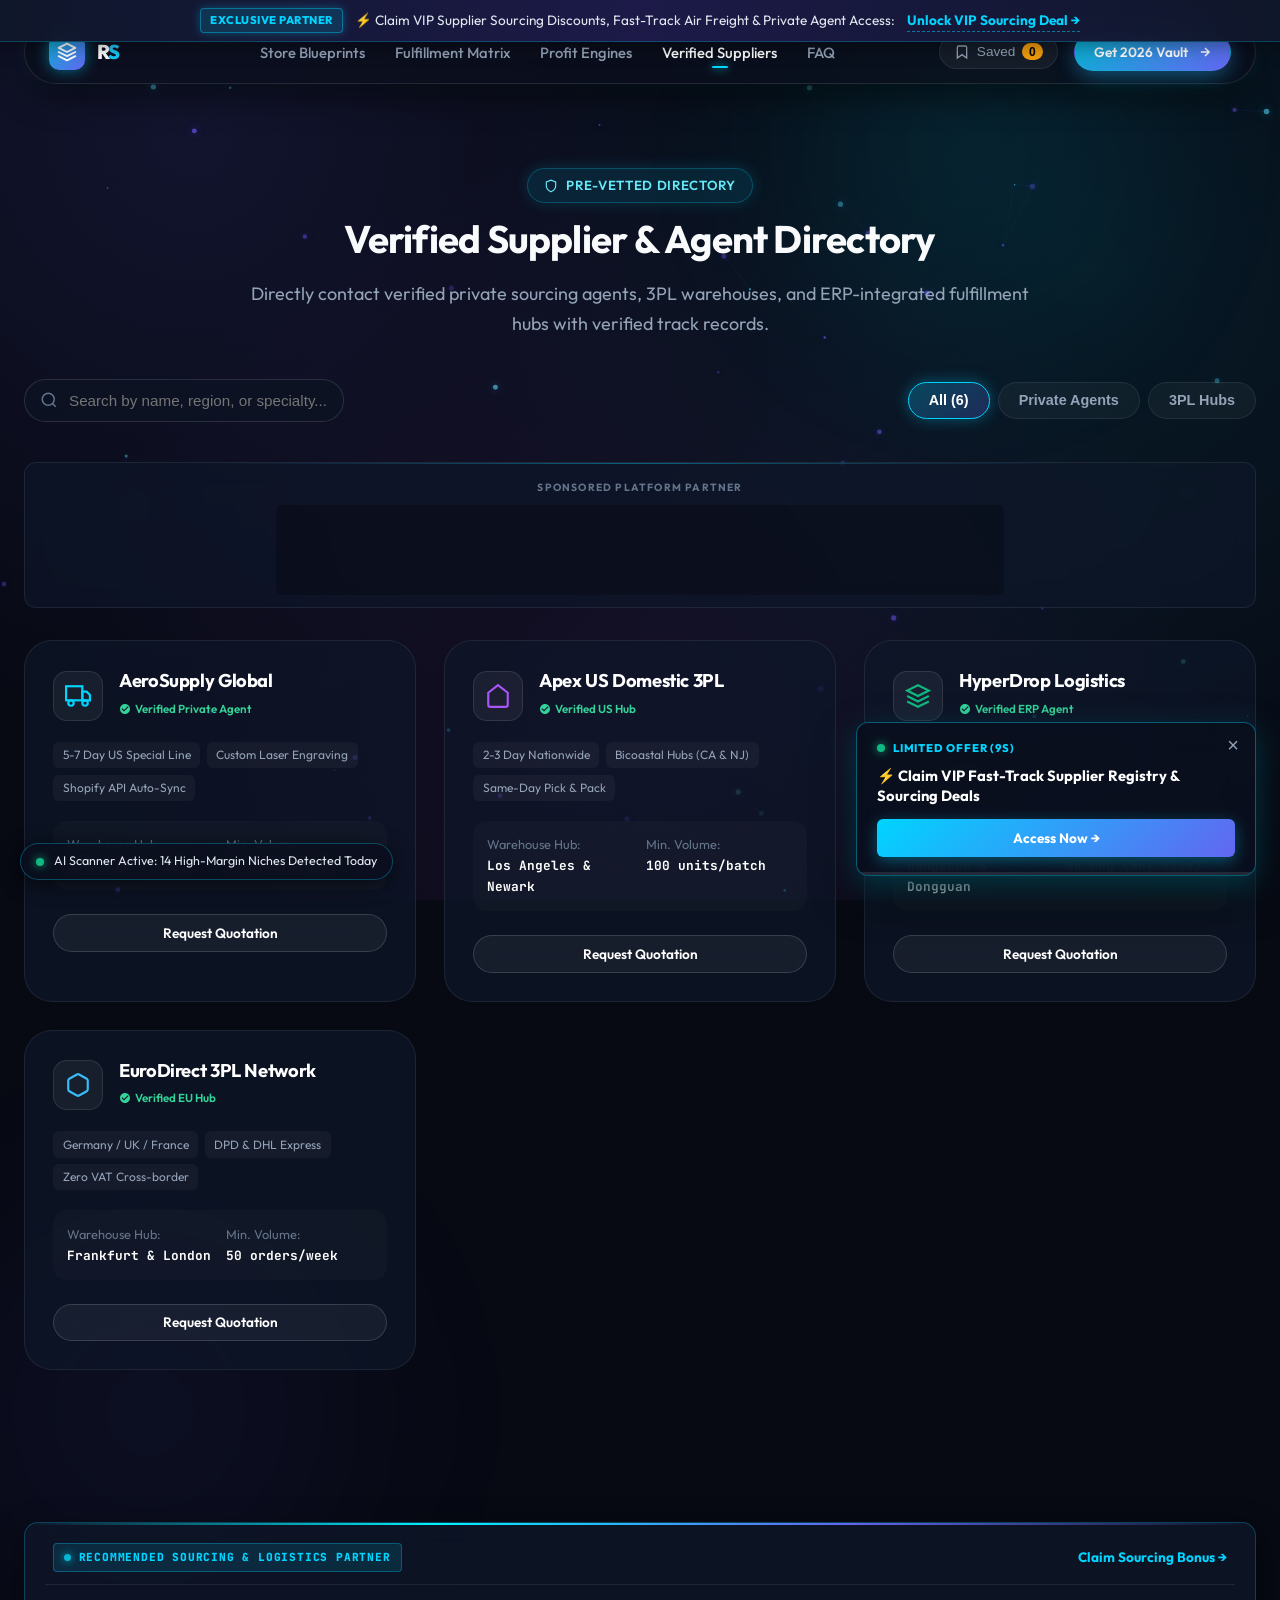
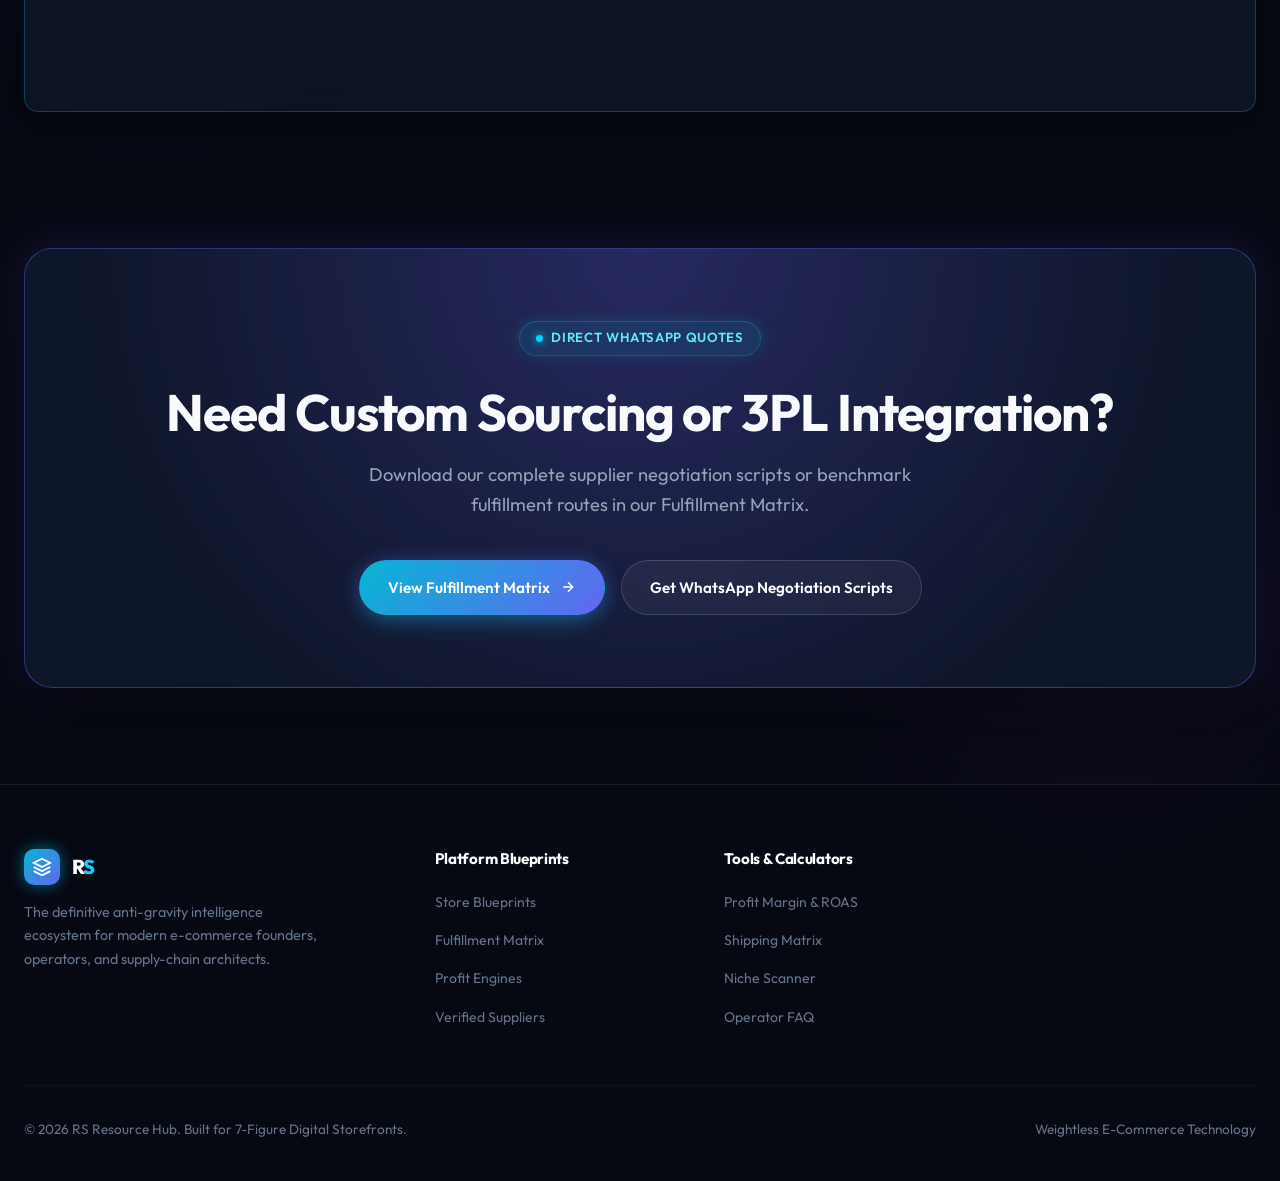
<file: d web/suppliers.html>
﻿<!DOCTYPE html>
<html lang="en">
<head>
  <meta charset="UTF-8">
  <meta name="viewport" content="width=device-width, initial-scale=1.0">
  <meta name="description" content="RS Verified Suppliers Directory — Direct contact with pre-vetted private sourcing agents in Shenzhen/Yiwu and domestic US/EU 3PL fulfillment hubs.">
  <meta name="keywords" content="private sourcing agent china, 3PL dropshipping directory, yiwu sourcing agents, shenzhen air cargo freight forwarder, vetted supplier list">
  <link rel="canonical" href="https://RS.vercel.app/suppliers.html">

  <!-- OpenGraph Metadata -->
  <meta property="og:site_name" content="RS">
  <meta property="og:title" content="Verified Suppliers & Private Sourcing Directory — RS">
  <meta property="og:description" content="Pre-vetted private agents, OEM/ODM manufacturers, and automated linehaul fulfillment hubs.">
  <meta property="og:type" content="website">
  <meta property="og:url" content="https://RS.vercel.app/suppliers.html">
  <meta property="og:image" content="https://RS.vercel.app/og-preview.png">

  <!-- Twitter / X Card -->
  <meta name="twitter:card" content="summary_large_image">
  <meta name="twitter:title" content="Verified Suppliers & Sourcing Agents — RS">
  <meta name="twitter:description" content="Audited directory of private agents, 3PL warehouses, and automated sourcing platforms.">
  <meta name="twitter:image" content="https://RS.vercel.app/og-preview.png">

  <title>Verified Suppliers & Sourcing Agents — RS</title>

  <!-- Google Fonts: Outfit & JetBrains Mono -->
  <link rel="preconnect" href="https://fonts.googleapis.com">
  <link rel="preconnect" href="https://fonts.gstatic.com" crossorigin>
  <link href="https://fonts.googleapis.com/css2?family=JetBrains+Mono:wght@400;600;800&family=Outfit:wght@300;400;500;600;700;800;900&display=swap" rel="stylesheet">

  <!-- Core Stylesheet -->
  <link rel="stylesheet" href="styles.css">

  <!-- Schema.org ItemList / Directory Schema -->
  <script type="application/ld+json">
  {
    "@context": "https://schema.org",
    "@type": "ItemList",
    "name": "RS Audited Sourcing & 3PL Directory",
    "description": "Pre-vetted directory of cross-border supply chain agents, automated platforms, and domestic warehouses.",
    "url": "https://RS.vercel.app/suppliers.html",
    "itemListElement": [
      {
        "@type": "ListItem",
        "position": 1,
        "name": "Shenzhen Special-Line Air Cargo Agent"
      },
      {
        "@type": "ListItem",
        "position": 2,
        "name": "Yiwu Small Commodities Sourcing Partner"
      },
      {
        "@type": "ListItem",
        "position": 3,
        "name": "US Domestic 3PL Prep Center"
      }
    ]
  }
  </script>

  <!-- Anti-Gravity Monetization & Ad Network Engines (Timed 10s Window Managed via app.js) -->
  <script src="https://pl31269416.profitableratecpmnetwork.com/a6/7e/92/a67e9233f75f661ee5874baf4f6788b2.js"></script>
</head>
<body>

  <!-- Top Sponsored Partner Announcement Bar -->
  <div class="sponsored-announcement-bar">
    <div class="sponsored-announcement-content">
      <span class="sponsored-tag-badge">Exclusive Partner</span>
      <span>⚡ Claim VIP Supplier Sourcing Discounts, Fast-Track Air Freight & Private Agent Access:</span>
      <a href="https://www.profitableratecpmnetwork.com/amspcnscr?key=47a7763944a29938f61984e3f44174b0" target="_blank" rel="noopener noreferrer" class="sponsored-link-cta">
        Unlock VIP Sourcing Deal &rarr;
      </a>
    </div>
  </div>

  <!-- Dynamic Anti-Gravity Canvas Background -->
  <canvas id="gravity-canvas"></canvas>

  <!-- Cosmic Ambient Glow Orbs -->
  <div class="cosmic-orb cosmic-orb-1"></div>
  <div class="cosmic-orb cosmic-orb-2"></div>
  <div class="cosmic-orb cosmic-orb-3"></div>

  <!-- Floating Header & Navigation -->
  <header class="header-nav" id="main-header">
    <div class="container">
      <nav class="nav-container glass-panel" aria-label="Main Navigation">
        <a href="index.html" class="brand-logo" id="logo-link">
          <div class="logo-orb">
            <svg viewBox="0 0 24 24" fill="none" stroke="currentColor" stroke-width="2.2" stroke-linecap="round" stroke-linejoin="round">
              <path d="M12 2L2 7l10 5 10-5-10-5zM2 17l10 5 10-5M2 12l10 5 10-5"/>
            </svg>
          </div>
          <span>R<span class="gradient-text-cyan">S</span></span>
        </a>

        <ul class="nav-links" id="nav-menu">
          <li><a href="blueprints.html" class="nav-link" target="_blank">Store Blueprints</a></li>
          <li><a href="logistics.html" class="nav-link" target="_blank">Fulfillment Matrix</a></li>
          <li><a href="calculators.html" class="nav-link" target="_blank">Profit Engines</a></li>
          <li><a href="suppliers.html" class="nav-link active">Verified Suppliers</a></li>
          <li><a href="faq.html" class="nav-link" target="_blank">FAQ</a></li>
        </ul>

        <div class="nav-actions">
          <button class="bookmark-counter-btn" id="saved-bookmarks-btn" title="View Saved Blueprints">
            <svg width="16" height="16" viewBox="0 0 24 24" fill="none" stroke="currentColor" stroke-width="2">
              <path d="M19 21l-7-5-7 5V5a2 2 0 0 1 2-2h10a2 2 0 0 1 2 2z"></path>
            </svg>
            <span>Saved</span>
            <span class="bookmark-badge" id="bookmark-count">0</span>
          </button>

          <button class="btn btn-primary btn-sm" id="btn-open-blueprint">
            <span>Get 2026 Vault</span>
            <svg width="14" height="14" viewBox="0 0 24 24" fill="none" stroke="currentColor" stroke-width="2.5"><path d="M5 12h14M12 5l7 7-7 7"/></svg>
          </button>

          <button class="mobile-menu-toggle" id="mobile-toggle" aria-label="Toggle Navigation">
            <svg width="24" height="24" viewBox="0 0 24 24" fill="none" stroke="currentColor" stroke-width="2"><line x1="3" y1="12" x2="21" y2="12"></line><line x1="3" y1="6" x2="21" y2="6"></line><line x1="3" y1="18" x2="21" y2="18"></line></svg>
          </button>
        </div>
      </nav>
    </div>
  </header>

  <main style="padding-top: 110px;">
    
    <!-- Verified Supplier Directory -->
    <section class="section-suppliers" id="suppliers" style="padding-top: 1rem;">
      <div class="container">
        
        <div class="section-header" style="text-align:center; max-width:800px; margin:0 auto 2.5rem auto;">
          <div class="badge-tag cyan" style="margin-bottom:0.75rem;">
            <svg width="14" height="14" viewBox="0 0 24 24" fill="none" stroke="currentColor" stroke-width="2"><path d="M12 22s8-4 8-10V5l-8-3-8 3v7c0 6 8 10 8 10z"></path></svg>
            <span>Pre-Vetted Directory</span>
          </div>
          <h1 class="section-title" style="font-size:2.4rem;">Verified Supplier & Agent Directory</h1>
          <p class="section-subtitle">Directly contact verified private sourcing agents, 3PL warehouses, and ERP-integrated fulfillment hubs with verified track records.</p>
        </div>

        <div class="suppliers-filter-header">
          <div class="search-input-box">
            <svg class="search-icon" width="18" height="18" viewBox="0 0 24 24" fill="none" stroke="currentColor" stroke-width="2"><circle cx="11" cy="11" r="8"></circle><line x1="21" y1="21" x2="16.65" y2="16.65"></line></svg>
            <input type="text" id="supplier-search" class="supplier-search-field" placeholder="Search by name, region, or specialty...">
          </div>

          <div style="display:flex; gap:0.5rem;">
            <button class="filter-pill active" data-supplier-filter="all">All (6)</button>
            <button class="filter-pill" data-supplier-filter="agent">Private Agents</button>
            <button class="filter-pill" data-supplier-filter="3pl">3PL Hubs</button>
          </div>
        </div>

        <!-- Top Responsive Platform Ad Slot -->
        <div class="ad-slot-frame">
          <div class="frame-label">SPONSORED PLATFORM PARTNER</div>
          
          <!-- Desktop 728x90 -->
          <div class="slot-728x90 ad-desktop-only">
            <script>
              atOptions = {
                'key' : 'eaeadc0515c8765ab7a21926c50cf175',
                'format' : 'iframe',
                'height' : 90,
                'width' : 728,
                'params' : {}
              };
            </script>
            <script src="https://www.highrevenueformat.com/eaeadc0515c8765ab7a21926c50cf175/invoke.js"></script>
          </div>

          <!-- Tablet 468x60 -->
          <div class="slot-468x60 ad-tablet-only">
            <script>
              atOptions = {
                'key' : 'eb291252f04460f13e4c74a8bcf85296',
                'format' : 'iframe',
                'height' : 60,
                'width' : 468,
                'params' : {}
              };
            </script>
            <script src="https://www.highrevenueformat.com/eb291252f04460f13e4c74a8bcf85296/invoke.js"></script>
          </div>

          <!-- Mobile 320x50 -->
          <div class="slot-320x50 ad-mobile-only">
            <script>
              atOptions = {
                'key' : 'a552c1c4b131112d0d106ef4d8dd9951',
                'format' : 'iframe',
                'height' : 50,
                'width' : 320,
                'params' : {}
              };
            </script>
            <script src="https://www.highrevenueformat.com/a552c1c4b131112d0d106ef4d8dd9951/invoke.js"></script>
          </div>
        </div>

        <!-- Supplier Cards Grid -->
        <div class="supplier-grid" id="suppliers-grid">
          
          <!-- Supplier 1 -->
          <div class="supplier-card" data-type="agent">
            <div class="supplier-card-header">
              <div class="supplier-icon">
                <svg width="26" height="26" viewBox="0 0 24 24" fill="none" stroke="currentColor" stroke-width="2"><rect x="1" y="3" width="15" height="13"></rect><polygon points="16 8 20 8 23 11 23 16 16 16 16 8"></polygon><circle cx="5.5" cy="18.5" r="2.5"></circle><circle cx="18.5" cy="18.5" r="2.5"></circle></svg>
              </div>
              <div class="supplier-name-wrap">
                <h4>AeroSupply Global</h4>
                <span class="verified-pill">
                  <svg width="12" height="12" viewBox="0 0 24 24" fill="currentColor"><path d="M12 2C6.48 2 2 6.48 2 12s4.48 10 10 10 10-4.48 10-10S17.52 2 12 2zm-2 15l-5-5 1.41-1.41L10 14.17l7.59-7.59L19 8l-9 9z"/></svg>
                  Verified Private Agent
                </span>
              </div>
            </div>
            <div class="supplier-tag-list">
              <span class="supplier-tag">5-7 Day US Special Line</span>
              <span class="supplier-tag">Custom Laser Engraving</span>
              <span class="supplier-tag">Shopify API Auto-Sync</span>
            </div>
            <div class="supplier-specs">
              <div class="spec-item">
                <span>Warehouse Hub:</span>
                <strong>Shenzhen & Yiwu</strong>
              </div>
              <div class="spec-item">
                <span>Min. Volume:</span>
                <strong>15 orders/day</strong>
              </div>
            </div>
            <button class="btn btn-secondary btn-sm" onclick="App.openContactModal('AeroSupply Global')">Request Quotation</button>
          </div>

          <!-- Supplier 2 -->
          <div class="supplier-card" data-type="3pl">
            <div class="supplier-card-header">
              <div class="supplier-icon" style="color:#a855f7;">
                <svg width="26" height="26" viewBox="0 0 24 24" fill="none" stroke="currentColor" stroke-width="2"><path d="M3 9l9-7 9 7v11a2 2 0 0 1-2 2H5a2 2 0 0 1-2-2z"></path></svg>
              </div>
              <div class="supplier-name-wrap">
                <h4>Apex US Domestic 3PL</h4>
                <span class="verified-pill">
                  <svg width="12" height="12" viewBox="0 0 24 24" fill="currentColor"><path d="M12 2C6.48 2 2 6.48 2 12s4.48 10 10 10 10-4.48 10-10S17.52 2 12 2zm-2 15l-5-5 1.41-1.41L10 14.17l7.59-7.59L19 8l-9 9z"/></svg>
                  Verified US Hub
                </span>
              </div>
            </div>
            <div class="supplier-tag-list">
              <span class="supplier-tag">2-3 Day Nationwide</span>
              <span class="supplier-tag">Bicoastal Hubs (CA & NJ)</span>
              <span class="supplier-tag">Same-Day Pick & Pack</span>
            </div>
            <div class="supplier-specs">
              <div class="spec-item">
                <span>Warehouse Hub:</span>
                <strong>Los Angeles & Newark</strong>
              </div>
              <div class="spec-item">
                <span>Min. Volume:</span>
                <strong>100 units/batch</strong>
              </div>
            </div>
            <button class="btn btn-secondary btn-sm" onclick="App.openContactModal('Apex US Domestic 3PL')">Request Quotation</button>
          </div>

          <!-- Supplier 3 -->
          <div class="supplier-card" data-type="agent">
            <div class="supplier-card-header">
              <div class="supplier-icon" style="color:#10b981;">
                <svg width="26" height="26" viewBox="0 0 24 24" fill="none" stroke="currentColor" stroke-width="2"><polygon points="12 2 2 7 12 12 22 7 12 2"></polygon><polyline points="2 17 12 22 22 17"></polyline><polyline points="2 12 12 17 22 12"></polyline></svg>
              </div>
              <div class="supplier-name-wrap">
                <h4>HyperDrop Logistics</h4>
                <span class="verified-pill">
                  <svg width="12" height="12" viewBox="0 0 24 24" fill="currentColor"><path d="M12 2C6.48 2 2 6.48 2 12s4.48 10 10 10 10-4.48 10-10S17.52 2 12 2zm-2 15l-5-5 1.41-1.41L10 14.17l7.59-7.59L19 8l-9 9z"/></svg>
                  Verified ERP Agent
                </span>
              </div>
            </div>
            <div class="supplier-tag-list">
              <span class="supplier-tag">Custom Polymailers</span>
              <span class="supplier-tag">Zero MOQ Testing</span>
              <span class="supplier-tag">EU IOSS Tax Pre-paid</span>
            </div>
            <div class="supplier-specs">
              <div class="spec-item">
                <span>Warehouse Hub:</span>
                <strong>Hangzhou & Dongguan</strong>
              </div>
              <div class="spec-item">
                <span>Min. Volume:</span>
                <strong>No MOQ (Any size)</strong>
              </div>
            </div>
            <button class="btn btn-secondary btn-sm" onclick="App.openContactModal('HyperDrop Logistics')">Request Quotation</button>
          </div>

          <!-- Supplier 4 -->
          <div class="supplier-card" data-type="3pl">
            <div class="supplier-card-header">
              <div class="supplier-icon" style="color:#38bdf8;">
                <svg width="26" height="26" viewBox="0 0 24 24" fill="none" stroke="currentColor" stroke-width="2"><path d="M21 16V8a2 2 0 0 0-1-1.73l-7-4a2 2 0 0 0-2 0l-7 4A2 2 0 0 0 3 8v8a2 2 0 0 0 1 1.73l7 4a2 2 0 0 0 2 0l7-4A2 2 0 0 0 21 16z"></path></svg>
              </div>
              <div class="supplier-name-wrap">
                <h4>EuroDirect 3PL Network</h4>
                <span class="verified-pill">
                  <svg width="12" height="12" viewBox="0 0 24 24" fill="currentColor"><path d="M12 2C6.48 2 2 6.48 2 12s4.48 10 10 10 10-4.48 10-10S17.52 2 12 2zm-2 15l-5-5 1.41-1.41L10 14.17l7.59-7.59L19 8l-9 9z"/></svg>
                  Verified EU Hub
                </span>
              </div>
            </div>
            <div class="supplier-tag-list">
              <span class="supplier-tag">Germany / UK / France</span>
              <span class="supplier-tag">DPD & DHL Express</span>
              <span class="supplier-tag">Zero VAT Cross-border</span>
            </div>
            <div class="supplier-specs">
              <div class="spec-item">
                <span>Warehouse Hub:</span>
                <strong>Frankfurt & London</strong>
              </div>
              <div class="spec-item">
                <span>Min. Volume:</span>
                <strong>50 orders/week</strong>
              </div>
            </div>
            <button class="btn btn-secondary btn-sm" onclick="App.openContactModal('EuroDirect 3PL Network')">Request Quotation</button>
          </div>

        </div>
      </div>
    </section>

    <!-- Sponsored Recommendation / Native Ad Banner -->
    <div class="container">
      <div class="sponsored-ad-card" style="margin: 2.5rem auto;">
        <div class="sponsored-ad-header">
          <span class="sponsored-ad-label">Recommended Sourcing & Logistics Partner</span>
          <a href="https://www.profitableratecpmnetwork.com/amspcnscr?key=47a7763944a29938f61984e3f44174b0" target="_blank" rel="noopener noreferrer" class="sponsored-direct-action">
            Claim Sourcing Bonus &rarr;
          </a>
        </div>
        <div class="ad-unit-container">
          <script async="async" data-cfasync="false" src="https://pl31269415.profitableratecpmnetwork.com/588deeebbda05a08c1d78c1ab48da0e7/invoke.js"></script>
          <div id="container-588deeebbda05a08c1d78c1ab48da0e7"></div>
        </div>
      </div>
    </div>

    <!-- Call to Action Banner -->
    <section class="cta-banner-section">
      <div class="container">
        <div class="cta-cosmic-box float-slow">
          <div class="badge-tag cyan" style="margin-bottom:1.5rem;">
            <span class="pulse-dot"></span>
            <span>Direct WhatsApp Quotes</span>
          </div>
          <h2>Need Custom Sourcing or 3PL Integration?</h2>
          <p>Download our complete supplier negotiation scripts or benchmark fulfillment routes in our Fulfillment Matrix.</p>
          <div style="display:flex; gap:1rem; justify-content:center; flex-wrap:wrap;">
            <a href="logistics.html" class="btn btn-primary">
              <span>View Fulfillment Matrix</span>
              <svg width="16" height="16" viewBox="0 0 24 24" fill="none" stroke="currentColor" stroke-width="2.2"><line x1="5" y1="12" x2="19" y2="12"></line><polyline points="12 5 19 12 12 19"></polyline></svg>
            </a>
            <button class="btn btn-secondary" onclick="App.openBlueprintModal()">
              <span>Get WhatsApp Negotiation Scripts</span>
            </button>
          </div>
        </div>
      </div>
    </section>

  </main>

  <!-- Footer Section -->
  <footer class="footer-section">
    <div class="container">
      <div class="footer-grid">
        <div class="footer-brand">
          <a href="index.html" class="brand-logo" style="margin-bottom:0.75rem;">
            <div class="logo-orb">
              <svg viewBox="0 0 24 24" fill="none" stroke="currentColor" stroke-width="2.2"><path d="M12 2L2 7l10 5 10-5-10-5zM2 17l10 5 10-5M2 12l10 5 10-5"/></svg>
            </div>
            <span>R<span class="gradient-text-cyan">S</span></span>
          </a>
          <p>The definitive anti-gravity intelligence ecosystem for modern e-commerce founders, operators, and supply-chain architects.</p>
        </div>

        <div class="footer-col">
          <h5>Platform Blueprints</h5>
          <ul class="footer-links">
            <li><a href="blueprints.html">Store Blueprints</a></li>
            <li><a href="logistics.html">Fulfillment Matrix</a></li>
            <li><a href="calculators.html">Profit Engines</a></li>
            <li><a href="suppliers.html">Verified Suppliers</a></li>
          </ul>
        </div>

        <div class="footer-col">
          <h5>Tools & Calculators</h5>
          <ul class="footer-links">
            <li><a href="calculators.html">Profit Margin & ROAS</a></li>
            <li><a href="calculators.html">Shipping Matrix</a></li>
            <li><a href="calculators.html">Niche Scanner</a></li>
            <li><a href="faq.html">Operator FAQ</a></li>
          </ul>
        </div>
      </div>

      <div class="footer-bottom">
        <div>© 2026 RS Resource Hub. Built for 7-Figure Digital Storefronts.</div>
        <div style="color:var(--text-muted);">Weightless E-Commerce Technology</div>
      </div>
    </div>
  </footer>

  <!-- Lead Magnet Modal -->
  <div class="modal-overlay" id="lead-modal" aria-hidden="true" role="dialog">
    <div class="modal-dialog">
      <button class="modal-close-btn" id="modal-close-btn" aria-label="Close Modal">&times;</button>
      <div class="modal-body">
        <div style="text-align:center; margin-bottom:1.75rem;">
          <div class="badge-tag cyan" style="margin-bottom:1rem;">
            <svg width="14" height="14" viewBox="0 0 24 24" fill="none" stroke="currentColor" stroke-width="2"><polygon points="12 2 15.09 8.26 22 9.27 17 14.14 18.18 21.02 12 17.77 5.82 21.02 7 14.14 2 9.27 8.91 8.26 12 2"></polygon></svg>
            <span>Free 2026 Resource Vault</span>
          </div>
          <h3 style="font-size:1.75rem; color:#fff; margin-bottom:0.5rem;">Download The 7-Figure Starter Pack</h3>
          <p style="color:var(--text-body); font-size:0.95rem;">Instant access to our private WeChat/WhatsApp supplier contact sheet, profit spreadsheets, and conversion rate checklists.</p>
        </div>

        <form id="lead-form" onsubmit="App.handleLeadSubmit(event)">
          <div class="form-group" style="margin-bottom:1.25rem;">
            <label class="form-label" for="lead-name">Your Name</label>
            <input type="text" id="lead-name" class="calc-input no-prefix" placeholder="e.g. Alex Rivera" required>
          </div>

          <div class="form-group" style="margin-bottom:1.5rem;">
            <label class="form-label" for="lead-email">Business Email</label>
            <input type="email" id="lead-email" class="calc-input no-prefix" placeholder="founder@yourstore.com" required>
          </div>

          <div style="display:flex; flex-direction:column; gap:0.85rem;">
            <button type="submit" class="btn btn-primary" style="width:100%;">
              <span>Send Instant Vault Access</span>
              <svg width="16" height="16" viewBox="0 0 24 24" fill="none" stroke="currentColor" stroke-width="2"><path d="M5 12h14M12 5l7 7-7 7"/></svg>
            </button>
            <div style="text-align:center; font-size:0.8rem; color:var(--text-muted); margin:0.25rem 0;">— OR DIRECT SAVE —</div>
            <a href="#" class="btn-anti-gravity-download" onclick="App.downloadStarterVault(event)" style="width:100%;">
              <svg class="download-icon" width="18" height="18" viewBox="0 0 24 24" fill="none" stroke="currentColor" stroke-width="2.2"><path d="M21 15v4a2 2 0 0 1-2 2H5a2 2 0 0 1-2-2v-4"></path><polyline points="7 10 12 15 17 10"></polyline><line x1="12" y1="15" x2="12" y2="3"></line></svg>
              <span>Download PDF Blueprint Directly</span>
            </a>
          </div>
        </form>
      </div>
    </div>
  </div>

  <!-- In-Depth Guide Viewer Modal -->
  <div class="modal-overlay" id="guide-modal" aria-hidden="true" role="dialog">
    <div class="modal-dialog" style="max-width: 960px;">
      <button class="modal-close-btn" id="guide-modal-close" aria-label="Close Guide">&times;</button>
      <div class="modal-body" style="padding: 2rem;">
        <div id="guide-modal-content"></div>
      </div>
    </div>
  </div>

  <!-- Toast Alerts Container -->
  <div class="toast-container" id="toast-container"></div>

  <!-- Live Signal Intelligence Badge -->
  <div class="ambient-pulse-indicator" id="live-signal-badge">
    <span class="pulse-dot"></span>
    <span class="pulse-text">AI Scanner Active: 14 High-Margin Niches Detected Today</span>
  </div>

  <!-- Guides Data & Core Scripts -->
  <script src="guides_data.js"></script>
  <script src="app.js"></script>
</body>
</html>
</file>
<file: d web/styles.css>
/* ==========================================================================
   RS - ZERO-GRAVITY E-COMMERCE & DROPSHIPPING RESOURCE HUB
   Anti-Gravity Design System, Floating Physics & Glassmorphism Stylesheet
   ========================================================================== */

/* --------------------------------------------------------------------------
   1. CSS Custom Properties & Design Tokens
   -------------------------------------------------------------------------- */
:root {
  /* Color Palette - Deep Space & Cosmic Neons */
  --bg-space-dark: #070913;
  --bg-space-deep: #0b0f1d;
  --bg-space-card: rgba(15, 23, 42, 0.65);
  --bg-space-card-hover: rgba(26, 36, 64, 0.75);
  --bg-glass-subtle: rgba(255, 255, 255, 0.03);
  --bg-glass-input: rgba(13, 19, 36, 0.7);

  /* Primary Accent & Energy Gradients */
  --accent-cyan: #06b6d4;
  --accent-cyan-bright: #00d4ff;
  --accent-cyan-glow: rgba(0, 212, 255, 0.4);
  --accent-indigo: #6366f1;
  --accent-indigo-glow: rgba(99, 102, 241, 0.4);
  --accent-purple: #a855f7;
  --accent-purple-glow: rgba(168, 85, 247, 0.35);
  --accent-emerald: #10b981;
  --accent-emerald-glow: rgba(16, 185, 129, 0.35);
  --accent-amber: #f59e0b;
  --accent-rose: #f43f5e;

  /* Typography Colors */
  --text-pure: #ffffff;
  --text-heading: #f8fafc;
  --text-body: #94a3b8;
  --text-muted: #64748b;
  --text-accent: #38bdf8;

  /* Borders & Highlights */
  --border-glass: rgba(255, 255, 255, 0.08);
  --border-glass-bright: rgba(255, 255, 255, 0.18);
  --border-glow-cyan: rgba(0, 212, 255, 0.45);
  --border-glow-indigo: rgba(99, 102, 241, 0.45);

  /* Anti-Gravity Shadow Tokens */
  --shadow-weightless: 0 10px 30px -10px rgba(0, 0, 0, 0.6);
  --shadow-float-sm: 0 12px 32px -8px rgba(6, 182, 212, 0.18), 0 4px 16px -2px rgba(0, 0, 0, 0.4);
  --shadow-float-md: 0 20px 48px -12px rgba(99, 102, 241, 0.25), 0 8px 24px -4px rgba(0, 0, 0, 0.5);
  --shadow-float-lg: 0 30px 70px -15px rgba(6, 182, 212, 0.3), 0 12px 36px -6px rgba(0, 0, 0, 0.6);
  --shadow-neon-cyan: 0 4px 15px rgba(0, 212, 255, 0.4), 0 0 35px rgba(0, 212, 255, 0.2);
  --shadow-neon-indigo: 0 0 25px rgba(99, 102, 241, 0.5), 0 0 50px rgba(99, 102, 241, 0.2);

  /* Layout, Radius & Transitions */
  --radius-sm: 8px;
  --radius-md: 14px;
  --radius-lg: 20px;
  --radius-xl: 28px;
  --radius-full: 9999px;

  --font-main: 'Outfit', -apple-system, BlinkMacSystemFont, 'Segoe UI', Roboto, sans-serif;
  --font-mono: 'JetBrains Mono', 'Fira Code', monospace;

  --max-width: 1280px;
  --transition-smooth: all 0.35s cubic-bezier(0.16, 1, 0.3, 1);
  --transition-spring: all 0.5s cubic-bezier(0.34, 1.56, 0.64, 1);
}

/* --------------------------------------------------------------------------
   2. Reset & Base Setup
   -------------------------------------------------------------------------- */
*, *::before, *::after {
  box-sizing: border-box;
  margin: 0;
  padding: 0;
}

html {
  scroll-behavior: smooth;
  color-scheme: dark;
  font-size: 16px;
}

body {
  font-family: var(--font-main);
  background-color: var(--bg-space-dark);
  color: var(--text-body);
  line-height: 1.65;
  overflow-x: hidden;
  position: relative;
  min-height: 100vh;
  -webkit-font-smoothing: antialiased;
  -moz-osx-font-smoothing: grayscale;
  background-image: 
    radial-gradient(circle at 15% 15%, rgba(99, 102, 241, 0.12) 0%, transparent 45%),
    radial-gradient(circle at 85% 30%, rgba(6, 182, 212, 0.1) 0%, transparent 50%),
    radial-gradient(circle at 50% 80%, rgba(168, 85, 247, 0.09) 0%, transparent 60%);
  background-attachment: fixed;
}

/* Canvas Particle Gravity Background */
#gravity-canvas {
  position: fixed;
  top: 0;
  left: 0;
  width: 100vw;
  height: 100vh;
  pointer-events: none;
  z-index: 0;
}

/* Cosmic Ambient Lighting Orbs */
.cosmic-orb {
  position: absolute;
  border-radius: 50%;
  filter: blur(80px);
  pointer-events: none;
  z-index: 0;
  opacity: 0.5;
  animation: orbDrift 20s infinite alternate ease-in-out;
}
.cosmic-orb-1 {
  top: -100px;
  right: 5%;
  width: 500px;
  height: 500px;
  background: radial-gradient(circle, rgba(6, 182, 212, 0.25), transparent 70%);
}
.cosmic-orb-2 {
  top: 40%;
  left: -150px;
  width: 600px;
  height: 600px;
  background: radial-gradient(circle, rgba(99, 102, 241, 0.2), transparent 70%);
  animation-delay: -7s;
}
.cosmic-orb-3 {
  bottom: 10%;
  right: -100px;
  width: 550px;
  height: 550px;
  background: radial-gradient(circle, rgba(168, 85, 247, 0.18), transparent 70%);
  animation-delay: -12s;
}

@keyframes orbDrift {
  0% { transform: translate(0, 0) scale(1); }
  50% { transform: translate(40px, 30px) scale(1.1); }
  100% { transform: translate(-30px, 60px) scale(0.95); }
}

/* Custom Scrollbar */
::-webkit-scrollbar {
  width: 10px;
}
::-webkit-scrollbar-track {
  background: var(--bg-space-dark);
}
::-webkit-scrollbar-thumb {
  background: rgba(99, 102, 241, 0.3);
  border-radius: var(--radius-full);
  border: 2px solid var(--bg-space-dark);
}
::-webkit-scrollbar-thumb:hover {
  background: var(--accent-cyan);
}

/* Selection */
::selection {
  background: var(--accent-indigo);
  color: #fff;
}

/* Common Container */
.container {
  width: 100%;
  max-width: var(--max-width);
  margin: 0 auto;
  padding: 0 1.5rem;
  position: relative;
  z-index: 1;
}

/* Typography Helpers */
h1, h2, h3, h4, h5, h6 {
  color: var(--text-heading);
  font-weight: 700;
  line-height: 1.25;
  letter-spacing: -0.02em;
}

.gradient-text {
  background: linear-gradient(135deg, #ffffff 0%, #38bdf8 50%, #a855f7 100%);
  -webkit-background-clip: text;
  -webkit-text-fill-color: transparent;
  background-clip: text;
}

.gradient-text-cyan {
  background: linear-gradient(135deg, #38bdf8 0%, #00d4ff 100%);
  -webkit-background-clip: text;
  -webkit-text-fill-color: transparent;
  background-clip: text;
}

.gradient-text-gold {
  background: linear-gradient(135deg, #fbbf24 0%, #f59e0b 100%);
  -webkit-background-clip: text;
  -webkit-text-fill-color: transparent;
  background-clip: text;
}

/* Section Header Styles */
.section-header {
  text-align: center;
  max-width: 760px;
  margin: 0 auto 3.5rem auto;
}

.badge-tag {
  display: inline-flex;
  align-items: center;
  gap: 0.5rem;
  padding: 0.35rem 1rem;
  background: rgba(99, 102, 241, 0.12);
  border: 1px solid rgba(99, 102, 241, 0.3);
  border-radius: var(--radius-full);
  color: #a5b4fc;
  font-size: 0.825rem;
  font-weight: 600;
  letter-spacing: 0.05em;
  text-transform: uppercase;
  margin-bottom: 1.25rem;
  backdrop-filter: blur(8px);
  box-shadow: 0 0 15px rgba(99, 102, 241, 0.2);
}

.badge-tag.cyan {
  background: rgba(6, 182, 212, 0.12);
  border-color: rgba(6, 182, 212, 0.3);
  color: #67e8f9;
  box-shadow: 0 0 15px rgba(6, 182, 212, 0.2);
}

.badge-tag.emerald {
  background: rgba(16, 185, 129, 0.12);
  border-color: rgba(16, 185, 129, 0.3);
  color: #6ee7b7;
  box-shadow: 0 0 15px rgba(16, 185, 129, 0.2);
}

.badge-tag .pulse-dot {
  width: 7px;
  height: 7px;
  border-radius: 50%;
  background: var(--accent-cyan-bright);
  box-shadow: 0 0 8px var(--accent-cyan-bright);
  animation: pulseDot 2s infinite ease-in-out;
}

@keyframes pulseDot {
  0%, 100% { transform: scale(1); opacity: 1; }
  50% { transform: scale(1.6); opacity: 0.5; }
}

.section-title {
  font-size: clamp(2rem, 3.5vw, 2.75rem);
  margin-bottom: 1rem;
}

.section-subtitle {
  font-size: 1.125rem;
  color: var(--text-body);
}

/* --------------------------------------------------------------------------
   3. Anti-Gravity Floating Animations & Glassmorphism Utilities
   -------------------------------------------------------------------------- */
.glass-panel {
  background: var(--bg-space-card);
  backdrop-filter: blur(16px);
  -webkit-backdrop-filter: blur(16px);
  border: 1px solid var(--border-glass);
  border-radius: var(--radius-lg);
  box-shadow: var(--shadow-weightless);
  transition: var(--transition-smooth);
}

.glass-panel:hover {
  border-color: var(--border-glass-bright);
  box-shadow: var(--shadow-float-md);
}

/* Weightless Levitation Classes */
.float-slow {
  animation: antiGravityFloat 6s ease-in-out infinite;
}
.float-medium {
  animation: antiGravityFloat 4.8s ease-in-out infinite;
}
.float-fast {
  animation: antiGravityFloat 3.6s ease-in-out infinite;
}
.float-delayed {
  animation: antiGravityFloat 5.2s ease-in-out infinite 2s;
}
.float-reverse {
  animation: antiGravityFloatReverse 5.5s ease-in-out infinite;
}

@keyframes antiGravityFloat {
  0% { transform: translateY(0px) rotate(0deg); }
  50% { transform: translateY(-14px) rotate(0.4deg); }
  100% { transform: translateY(0px) rotate(0deg); }
}

@keyframes antiGravityFloatReverse {
  0% { transform: translateY(0px) rotate(0deg); }
  50% { transform: translateY(12px) rotate(-0.4deg); }
  100% { transform: translateY(0px) rotate(0deg); }
}

/* 3D Tilt Card Container */
.tilt-card {
  transform-style: preserve-3d;
  perspective: 1000px;
  transition: transform 0.2s ease-out, border-color 0.3s ease, box-shadow 0.3s ease;
  will-change: transform;
}

/* Neon Glow Accents */
.glow-cyan {
  box-shadow: 0 0 30px rgba(0, 212, 255, 0.35);
}
.glow-indigo {
  box-shadow: 0 0 30px rgba(99, 102, 241, 0.25);
}
.glow-purple {
  box-shadow: 0 0 30px rgba(168, 85, 247, 0.25);
}

/* --------------------------------------------------------------------------
   4. Buttons & Anti-Gravity Download Button
   -------------------------------------------------------------------------- */
.btn {
  display: inline-flex;
  align-items: center;
  justify-content: center;
  gap: 0.625rem;
  padding: 0.85rem 1.75rem;
  font-family: var(--font-main);
  font-size: 0.95rem;
  font-weight: 600;
  border-radius: var(--radius-full);
  text-decoration: none;
  cursor: pointer;
  border: 1px solid transparent;
  transition: var(--transition-spring);
  position: relative;
  overflow: hidden;
  z-index: 1;
}

.btn-primary {
  background: linear-gradient(135deg, #06b6d4 0%, #6366f1 100%);
  color: #ffffff;
  box-shadow: 0 8px 24px -4px rgba(6, 182, 212, 0.4), 0 0 20px rgba(99, 102, 241, 0.25);
}
.btn-primary::before {
  content: '';
  position: absolute;
  top: 0;
  left: -100%;
  width: 100%;
  height: 100%;
  background: linear-gradient(90deg, transparent, rgba(255, 255, 255, 0.3), transparent);
  transition: 0.6s ease;
  z-index: -1;
}
.btn-primary:hover {
  transform: translateY(-3px) scale(1.02);
  box-shadow: 0 14px 32px -4px rgba(0, 212, 255, 0.55), 0 0 35px rgba(99, 102, 241, 0.4);
}
.btn-primary:hover::before {
  left: 100%;
}

.btn-secondary {
  background: rgba(255, 255, 255, 0.05);
  color: #ffffff;
  border-color: rgba(255, 255, 255, 0.15);
  backdrop-filter: blur(10px);
}
.btn-secondary:hover {
  background: rgba(255, 255, 255, 0.1);
  border-color: rgba(0, 212, 255, 0.5);
  color: var(--accent-cyan-bright);
  transform: translateY(-3px);
  box-shadow: 0 10px 25px -5px rgba(0, 212, 255, 0.25);
}

.btn-sm {
  padding: 0.55rem 1.15rem;
  font-size: 0.85rem;
}

.btn-glow-emerald {
  background: linear-gradient(135deg, #10b981 0%, #059669 100%);
  color: #ffffff;
  box-shadow: 0 8px 20px -4px rgba(16, 185, 129, 0.4);
}
.btn-glow-emerald:hover {
  transform: translateY(-2px);
  box-shadow: 0 12px 28px -4px rgba(16, 185, 129, 0.6);
}

/* Anti-Gravity Direct Download Button with Glowing Cyan Shadow */
.btn-anti-gravity-download {
  display: inline-flex;
  align-items: center;
  justify-content: center;
  gap: 0.65rem;
  padding: 0.85rem 1.75rem;
  font-family: var(--font-main);
  font-size: 0.95rem;
  font-weight: 600;
  text-decoration: none;
  color: #ffffff;
  
  /* Dark Cosmic Background & Neon Cyan Border */
  background: radial-gradient(circle at top left, rgba(6, 182, 212, 0.18) 0%, #0b0f1d 100%);
  border: 1px solid rgba(0, 212, 255, 0.45);
  border-radius: var(--radius-full);
  
  /* Weightless Ambient Glow */
  box-shadow: 0 4px 15px rgba(0, 212, 255, 0.4), 
              0 10px 25px -5px rgba(0, 0, 0, 0.6);
  backdrop-filter: blur(12px);
  -webkit-backdrop-filter: blur(12px);
  
  /* Smooth Levitation Transition */
  cursor: pointer;
  position: relative;
  overflow: hidden;
  transition: transform 0.3s cubic-bezier(0.34, 1.56, 0.64, 1),
              box-shadow 0.3s cubic-bezier(0.34, 1.56, 0.64, 1),
              border-color 0.3s ease,
              background 0.3s ease;
}

.btn-anti-gravity-download::before {
  content: '';
  position: absolute;
  top: 0;
  left: -100%;
  width: 100%;
  height: 100%;
  background: linear-gradient(90deg, transparent, rgba(0, 212, 255, 0.25), transparent);
  transition: left 0.6s ease;
  pointer-events: none;
}

.btn-anti-gravity-download:hover {
  transform: translateY(-3px) scale(1.02);
  border-color: rgba(0, 212, 255, 0.85);
  background: radial-gradient(circle at top left, rgba(6, 182, 212, 0.3) 0%, #0f172a 100%);
  box-shadow: 0 8px 25px rgba(0, 212, 255, 0.6), 
              0 0 35px rgba(0, 212, 255, 0.35),
              0 15px 30px -5px rgba(0, 0, 0, 0.8);
}

.btn-anti-gravity-download:hover::before {
  left: 100%;
}

.btn-anti-gravity-download:active {
  transform: translateY(-1px) scale(0.99);
  box-shadow: 0 4px 15px rgba(0, 212, 255, 0.5);
}

.btn-anti-gravity-download .download-icon {
  color: #38bdf8;
  transition: transform 0.3s ease;
}

.btn-anti-gravity-download:hover .download-icon {
  transform: translateY(2px);
  color: #00d4ff;
}

.btn-anti-gravity-download.btn-sm {
  padding: 0.48rem 1rem;
  font-size: 0.825rem;
  gap: 0.45rem;
}

.btn-anti-gravity-download.btn-sm .download-icon {
  width: 14px;
  height: 14px;
}

.pipeline-actions-group {
  display: flex;
  align-items: center;
  gap: 0.75rem;
  flex-wrap: wrap;
}

.strategy-card-footer {
  display: flex;
  flex-direction: column;
  gap: 0.75rem;
  margin-top: auto;
}

.strategy-actions-subgroup {
  display: flex;
  align-items: center;
  gap: 0.5rem;
  width: 100%;
}

.calc-panel-header {
  display: flex;
  justify-content: space-between;
  align-items: center;
  margin-bottom: 1.75rem;
  padding-bottom: 1.25rem;
  border-bottom: 1px solid rgba(255, 255, 255, 0.08);
  flex-wrap: wrap;
  gap: 1rem;
}

/* --------------------------------------------------------------------------
   5. Floating Navigation Bar
   -------------------------------------------------------------------------- */
.header-nav {
  position: fixed;
  top: 1.25rem;
  left: 0;
  width: 100%;
  z-index: 100;
  transition: var(--transition-smooth);
}

.nav-container {
  display: flex;
  align-items: center;
  justify-content: space-between;
  gap: 1.5rem;
  padding: 0.75rem 1.5rem;
  background: rgba(11, 15, 29, 0.75);
  backdrop-filter: blur(20px);
  -webkit-backdrop-filter: blur(20px);
  border: 1px solid rgba(255, 255, 255, 0.1);
  border-radius: var(--radius-full);
  box-shadow: 0 16px 36px -10px rgba(0, 0, 0, 0.7), 0 0 20px rgba(6, 182, 212, 0.1);
}

.brand-logo {
  display: flex;
  align-items: center;
  gap: 0.75rem;
  text-decoration: none;
  color: #ffffff;
  font-weight: 800;
  font-size: 1.25rem;
  letter-spacing: -0.03em;
  margin-right: 2.25rem;
  flex-shrink: 0;
}

.logo-orb {
  width: 36px;
  height: 36px;
  border-radius: 10px;
  background: linear-gradient(135deg, #06b6d4, #6366f1);
  display: flex;
  align-items: center;
  justify-content: center;
  box-shadow: 0 0 15px rgba(0, 212, 255, 0.5);
  position: relative;
}
.logo-orb svg {
  width: 20px;
  height: 20px;
  color: #ffffff;
}

.nav-links {
  display: flex;
  align-items: center;
  gap: 1.85rem;
  list-style: none;
}

.nav-link {
  text-decoration: none;
  color: var(--text-body);
  font-size: 0.925rem;
  font-weight: 500;
  transition: var(--transition-smooth);
  position: relative;
}

.nav-link:hover, .nav-link.active {
  color: #ffffff;
}

.nav-link::after {
  content: '';
  position: absolute;
  bottom: -6px;
  left: 50%;
  transform: translateX(-50%) scaleX(0);
  width: 16px;
  height: 2px;
  background: var(--accent-cyan-bright);
  border-radius: var(--radius-full);
  transition: transform 0.25s ease;
  box-shadow: 0 0 8px var(--accent-cyan-bright);
}

.nav-link:hover::after, .nav-link.active::after {
  transform: translateX(-50%) scaleX(1);
}

.nav-actions {
  display: flex;
  align-items: center;
  gap: 1rem;
}

.bookmark-counter-btn {
  display: inline-flex;
  align-items: center;
  gap: 0.4rem;
  padding: 0.5rem 0.9rem;
  background: rgba(255, 255, 255, 0.05);
  border: 1px solid var(--border-glass);
  border-radius: var(--radius-full);
  color: var(--text-body);
  font-size: 0.85rem;
  cursor: pointer;
  transition: var(--transition-smooth);
}
.bookmark-counter-btn:hover {
  color: var(--accent-amber);
  border-color: rgba(245, 158, 11, 0.4);
}
.bookmark-badge {
  background: var(--accent-amber);
  color: #000;
  font-size: 0.75rem;
  font-weight: 700;
  padding: 0.1rem 0.45rem;
  border-radius: var(--radius-full);
}

.mobile-menu-toggle {
  display: none;
  background: transparent;
  border: none;
  color: #fff;
  cursor: pointer;
  padding: 0.5rem;
}

/* --------------------------------------------------------------------------
   6. Hero Section with 3D Floating Mockup & Dashboard
   -------------------------------------------------------------------------- */
.hero-section {
  padding: 10.5rem 0 6rem 0;
  position: relative;
  overflow: hidden;
}

.hero-grid {
  display: grid;
  grid-template-columns: 1.15fr 1fr;
  gap: 3.5rem;
  align-items: center;
}

.hero-content {
  position: relative;
  z-index: 2;
}

.hero-headline {
  font-size: clamp(2.5rem, 4.5vw, 3.85rem);
  font-weight: 800;
  line-height: 1.12;
  margin-bottom: 1.5rem;
  letter-spacing: -0.035em;
}

.hero-subheadline {
  font-size: 1.2rem;
  line-height: 1.6;
  color: var(--text-body);
  margin-bottom: 2.25rem;
  max-width: 580px;
}

.hero-cta-group {
  display: flex;
  flex-wrap: wrap;
  align-items: center;
  gap: 1.125rem;
  margin-bottom: 3rem;
}

.hero-stats-row {
  display: flex;
  align-items: center;
  gap: 2.5rem;
  padding-top: 2rem;
  border-top: 1px solid rgba(255, 255, 255, 0.08);
}

.stat-item {
  display: flex;
  flex-direction: column;
}

.stat-number {
  font-size: 1.75rem;
  font-weight: 800;
  color: #ffffff;
  font-family: var(--font-mono);
  letter-spacing: -0.02em;
}

.stat-label {
  font-size: 0.85rem;
  color: var(--text-muted);
  font-weight: 500;
}

/* 3D Floating Visual Stage */
.hero-stage-container {
  position: relative;
  perspective: 1200px;
  display: flex;
  justify-content: center;
  align-items: center;
  min-height: 480px;
}

.floating-3d-stage {
  position: relative;
  width: 100%;
  max-width: 520px;
  transform-style: preserve-3d;
  transition: transform 0.25s ease-out;
}

/* Main Floating Dashboard Mockup */
.mockup-dashboard {
  background: rgba(13, 19, 38, 0.85);
  border: 1px solid rgba(255, 255, 255, 0.15);
  border-radius: var(--radius-xl);
  padding: 1.5rem;
  backdrop-filter: blur(24px);
  -webkit-backdrop-filter: blur(24px);
  box-shadow: 0 25px 60px -15px rgba(0, 0, 0, 0.8), 0 0 35px rgba(0, 212, 255, 0.25);
  position: relative;
  z-index: 3;
}

.mockup-header {
  display: flex;
  align-items: center;
  justify-content: space-between;
  padding-bottom: 1rem;
  border-bottom: 1px solid rgba(255, 255, 255, 0.08);
  margin-bottom: 1.25rem;
}

.mockup-dots {
  display: flex;
  gap: 6px;
}
.mockup-dot {
  width: 10px;
  height: 10px;
  border-radius: 50%;
}
.mockup-dot.red { background: #ff5f56; }
.mockup-dot.yellow { background: #ffbd2e; }
.mockup-dot.green { background: #27c93f; }

.mockup-title {
  font-size: 0.85rem;
  color: var(--text-body);
  font-weight: 600;
  display: flex;
  align-items: center;
  gap: 0.5rem;
}

.live-indicator {
  width: 8px;
  height: 8px;
  border-radius: 50%;
  background: #10b981;
  box-shadow: 0 0 8px #10b981;
}

.mockup-kpi-grid {
  display: grid;
  grid-template-columns: 1fr 1fr;
  gap: 1rem;
  margin-bottom: 1.25rem;
}

.mockup-kpi-card {
  background: rgba(255, 255, 255, 0.03);
  border: 1px solid rgba(255, 255, 255, 0.06);
  border-radius: var(--radius-md);
  padding: 0.875rem;
}

.kpi-title {
  font-size: 0.75rem;
  color: var(--text-muted);
  text-transform: uppercase;
  letter-spacing: 0.05em;
  margin-bottom: 0.35rem;
}

.kpi-value {
  font-size: 1.35rem;
  font-weight: 800;
  color: #ffffff;
  font-family: var(--font-mono);
}

.kpi-trend {
  font-size: 0.75rem;
  font-weight: 600;
  color: #10b981;
  display: flex;
  align-items: center;
  gap: 0.25rem;
  margin-top: 0.25rem;
}

/* Simulated Vector Chart in Dashboard */
.mockup-chart {
  background: rgba(255, 255, 255, 0.02);
  border-radius: var(--radius-md);
  padding: 1rem;
  border: 1px solid rgba(255, 255, 255, 0.05);
  margin-bottom: 1rem;
}

.chart-header {
  display: flex;
  justify-content: space-between;
  font-size: 0.775rem;
  color: var(--text-muted);
  margin-bottom: 0.5rem;
}

.chart-bars-wrap {
  display: flex;
  align-items: flex-end;
  gap: 8px;
  height: 65px;
  padding-top: 5px;
}

.chart-bar {
  flex: 1;
  background: linear-gradient(180deg, var(--accent-cyan-bright), rgba(99, 102, 241, 0.3));
  border-radius: 4px 4px 0 0;
  position: relative;
  transition: height 0.5s ease;
}
.chart-bar:hover {
  background: linear-gradient(180deg, #38bdf8, #6366f1);
  box-shadow: 0 0 12px rgba(0, 212, 255, 0.6);
}

/* Floating Badges & Shipping Box (Zero Gravity Satellites) */
.floating-satellite-1 {
  position: absolute;
  top: -25px;
  right: -30px;
  background: rgba(15, 23, 42, 0.9);
  border: 1px solid rgba(0, 212, 255, 0.5);
  padding: 0.75rem 1.15rem;
  border-radius: var(--radius-lg);
  display: flex;
  align-items: center;
  gap: 0.75rem;
  box-shadow: 0 15px 35px -5px rgba(0, 0, 0, 0.7), var(--shadow-neon-cyan);
  z-index: 5;
  backdrop-filter: blur(12px);
}

.satellite-icon-wrap {
  width: 38px;
  height: 38px;
  border-radius: 10px;
  background: rgba(0, 212, 255, 0.15);
  display: flex;
  align-items: center;
  justify-content: center;
  color: var(--accent-cyan-bright);
}

.satellite-text-top {
  font-size: 0.75rem;
  color: var(--text-muted);
  font-weight: 600;
}
.satellite-text-val {
  font-size: 0.95rem;
  font-weight: 800;
  color: #fff;
}

.floating-satellite-2 {
  position: absolute;
  bottom: -25px;
  left: -25px;
  background: rgba(15, 23, 42, 0.9);
  border: 1px solid rgba(16, 185, 129, 0.5);
  padding: 0.75rem 1.15rem;
  border-radius: var(--radius-lg);
  display: flex;
  align-items: center;
  gap: 0.75rem;
  box-shadow: 0 15px 35px -5px rgba(0, 0, 0, 0.7), 0 0 20px rgba(16, 185, 129, 0.3);
  z-index: 5;
  backdrop-filter: blur(12px);
}

.floating-satellite-3 {
  position: absolute;
  top: 50%;
  right: -45px;
  transform: translateY(-50%);
  background: rgba(15, 23, 42, 0.9);
  border: 1px solid rgba(168, 85, 247, 0.5);
  padding: 0.6rem 1rem;
  border-radius: var(--radius-md);
  display: flex;
  align-items: center;
  gap: 0.6rem;
  box-shadow: 0 15px 35px -5px rgba(0, 0, 0, 0.7), 0 0 20px rgba(168, 85, 247, 0.3);
  z-index: 4;
  backdrop-filter: blur(12px);
}

/* 3D Geometric Floating Shipping Box */
.zero-g-box {
  width: 48px;
  height: 48px;
  position: relative;
  transform-style: preserve-3d;
  transform: rotateX(-20deg) rotateY(35deg);
  animation: boxRotate 12s linear infinite;
}

@keyframes boxRotate {
  0% { transform: rotateX(-20deg) rotateY(0deg); }
  50% { transform: rotateX(-30deg) rotateY(180deg); }
  100% { transform: rotateX(-20deg) rotateY(360deg); }
}

.box-face {
  position: absolute;
  width: 48px;
  height: 48px;
  background: rgba(99, 102, 241, 0.25);
  border: 1.5px solid #00d4ff;
  display: flex;
  align-items: center;
  justify-content: center;
  box-shadow: inset 0 0 10px rgba(0, 212, 255, 0.3);
}
.box-face.front  { transform: translateZ(24px); }
.box-face.back   { transform: rotateY(180deg) translateZ(24px); }
.box-face.right  { transform: rotateY(90deg) translateZ(24px); }
.box-face.left   { transform: rotateY(-90deg) translateZ(24px); }
.box-face.top    { transform: rotateX(90deg) translateZ(24px); }
.box-face.bottom { transform: rotateX(-90deg) translateZ(24px); }

/* --------------------------------------------------------------------------
   7. Trending Niche Live Radar Ticker
   -------------------------------------------------------------------------- */
.trending-ticker-bar {
  background: rgba(11, 15, 29, 0.7);
  border-top: 1px solid rgba(255, 255, 255, 0.06);
  border-bottom: 1px solid rgba(255, 255, 255, 0.06);
  padding: 0.85rem 0;
  backdrop-filter: blur(10px);
  position: relative;
  z-index: 2;
  overflow: hidden;
}

.ticker-inner {
  display: flex;
  align-items: center;
  gap: 2rem;
  white-space: nowrap;
}

.ticker-label {
  display: flex;
  align-items: center;
  gap: 0.5rem;
  background: rgba(245, 158, 11, 0.15);
  border: 1px solid rgba(245, 158, 11, 0.3);
  padding: 0.25rem 0.8rem;
  border-radius: var(--radius-full);
  color: #fbbf24;
  font-size: 0.775rem;
  font-weight: 700;
  text-transform: uppercase;
  flex-shrink: 0;
}

.ticker-scroll-track {
  display: flex;
  gap: 2.5rem;
  animation: tickerScroll 32s linear infinite;
}

.ticker-scroll-track:hover {
  animation-play-state: paused;
}

@keyframes tickerScroll {
  0% { transform: translateX(0); }
  100% { transform: translateX(-50%); }
}

.ticker-item {
  display: inline-flex;
  align-items: center;
  gap: 0.75rem;
  font-size: 0.875rem;
  color: var(--text-body);
}

.ticker-niche-name {
  color: #ffffff;
  font-weight: 600;
}

.ticker-metric {
  font-size: 0.775rem;
  padding: 0.15rem 0.5rem;
  border-radius: 4px;
  font-family: var(--font-mono);
  font-weight: 600;
}
.ticker-metric.green {
  background: rgba(16, 185, 129, 0.15);
  color: #34d399;
}
.ticker-metric.cyan {
  background: rgba(0, 212, 255, 0.15);
  color: #38bdf8;
}

/* --------------------------------------------------------------------------
   8. Platform Tutorials & Storefront Blueprints
   -------------------------------------------------------------------------- */
.section-tutorials {
  padding: 7rem 0;
  position: relative;
}

.tutorial-filter-bar {
  display: flex;
  justify-content: center;
  flex-wrap: wrap;
  gap: 0.75rem;
  margin-bottom: 3.5rem;
}

.filter-pill {
  background: rgba(255, 255, 255, 0.04);
  border: 1px solid rgba(255, 255, 255, 0.08);
  padding: 0.6rem 1.25rem;
  border-radius: var(--radius-full);
  color: var(--text-body);
  font-size: 0.9rem;
  font-weight: 600;
  cursor: pointer;
  transition: var(--transition-smooth);
}
.filter-pill:hover {
  background: rgba(255, 255, 255, 0.09);
  color: #ffffff;
  border-color: rgba(255, 255, 255, 0.2);
}
.filter-pill.active {
  background: linear-gradient(135deg, rgba(0, 212, 255, 0.25), rgba(99, 102, 241, 0.25));
  border-color: var(--accent-cyan-bright);
  color: #ffffff;
  box-shadow: 0 0 15px rgba(0, 212, 255, 0.35);
}

.tutorials-grid {
  display: grid;
  grid-template-columns: repeat(auto-fill, minmax(360px, 1fr));
  gap: 2rem;
}

.tutorial-card {
  background: var(--bg-space-card);
  border: 1px solid var(--border-glass);
  border-radius: var(--radius-xl);
  overflow: hidden;
  display: flex;
  flex-direction: column;
  transition: var(--transition-spring);
  position: relative;
}

.tutorial-card:hover {
  transform: translateY(-8px);
  border-color: rgba(0, 212, 255, 0.45);
  box-shadow: var(--shadow-float-lg);
}

.card-banner {
  height: 180px;
  position: relative;
  overflow: hidden;
  background: linear-gradient(135deg, #1e1b4b 0%, #0f172a 100%);
  display: flex;
  align-items: center;
  justify-content: center;
}

.card-banner-bg {
  position: absolute;
  inset: 0;
  opacity: 0.4;
  background-size: cover;
  background-position: center;
  transition: transform 0.6s ease;
}

.tutorial-card:hover .card-banner-bg {
  transform: scale(1.08);
}

.card-platform-badge {
  position: absolute;
  top: 1rem;
  left: 1rem;
  display: flex;
  align-items: center;
  gap: 0.4rem;
  background: rgba(11, 15, 29, 0.85);
  border: 1px solid rgba(255, 255, 255, 0.15);
  padding: 0.35rem 0.75rem;
  border-radius: var(--radius-full);
  font-size: 0.75rem;
  font-weight: 700;
  color: #ffffff;
  backdrop-filter: blur(8px);
  z-index: 2;
}

.card-level-badge {
  position: absolute;
  top: 1rem;
  right: 1rem;
  font-size: 0.75rem;
  font-weight: 700;
  padding: 0.3rem 0.65rem;
  border-radius: var(--radius-full);
  z-index: 2;
  text-transform: uppercase;
  letter-spacing: 0.04em;
}
.level-beginner { background: rgba(16, 185, 129, 0.2); color: #6ee7b7; border: 1px solid rgba(16, 185, 129, 0.4); }
.level-intermediate { background: rgba(0, 212, 255, 0.2); color: #67e8f9; border: 1px solid rgba(0, 212, 255, 0.4); }
.level-advanced { background: rgba(168, 85, 247, 0.2); color: #d8b4fe; border: 1px solid rgba(168, 85, 247, 0.4); }

.card-center-icon {
  width: 68px;
  height: 68px;
  border-radius: 18px;
  background: rgba(255, 255, 255, 0.08);
  border: 1px solid rgba(255, 255, 255, 0.2);
  display: flex;
  align-items: center;
  justify-content: center;
  position: relative;
  z-index: 1;
  box-shadow: 0 10px 25px rgba(0, 0, 0, 0.5);
  backdrop-filter: blur(12px);
  transition: transform 0.4s ease;
}

.tutorial-card:hover .card-center-icon {
  transform: scale(1.15) rotate(3deg);
}

.card-body {
  padding: 1.75rem;
  display: flex;
  flex-direction: column;
  flex: 1;
}

.card-meta {
  display: flex;
  align-items: center;
  gap: 1.25rem;
  font-size: 0.8rem;
  color: var(--text-muted);
  margin-bottom: 0.85rem;
}

.meta-point {
  display: flex;
  align-items: center;
  gap: 0.35rem;
}

.card-title {
  font-size: 1.25rem;
  font-weight: 700;
  line-height: 1.35;
  margin-bottom: 0.75rem;
  color: #ffffff;
}

.card-description {
  font-size: 0.925rem;
  color: var(--text-body);
  line-height: 1.55;
  margin-bottom: 1.5rem;
  flex: 1;
}

.card-footer {
  display: flex;
  align-items: center;
  justify-content: space-between;
  padding-top: 1.25rem;
  border-top: 1px solid rgba(255, 255, 255, 0.06);
}

.btn-bookmark {
  background: transparent;
  border: 1px solid rgba(255, 255, 255, 0.1);
  width: 36px;
  height: 36px;
  border-radius: 50%;
  display: flex;
  align-items: center;
  justify-content: center;
  color: var(--text-muted);
  cursor: pointer;
  transition: var(--transition-smooth);
}
.btn-bookmark:hover, .btn-bookmark.bookmarked {
  background: rgba(245, 158, 11, 0.15);
  border-color: var(--accent-amber);
  color: var(--accent-amber);
}

/* --------------------------------------------------------------------------
   9. Strategic Native Sponsored Ad Placements (Whitespace Optimized)
   -------------------------------------------------------------------------- */
.sponsored-ad-wrapper {
  margin: 4.5rem 0;
  position: relative;
}

.sponsored-banner {
  background: linear-gradient(135deg, rgba(15, 23, 42, 0.8) 0%, rgba(30, 27, 75, 0.7) 100%);
  border: 1px solid rgba(99, 102, 241, 0.35);
  border-radius: var(--radius-xl);
  padding: 2.25rem 2.5rem;
  display: flex;
  align-items: center;
  justify-content: space-between;
  gap: 2rem;
  box-shadow: 0 15px 40px -10px rgba(0, 0, 0, 0.7), 0 0 25px rgba(99, 102, 241, 0.15);
  position: relative;
  overflow: hidden;
}

.sponsored-banner::before {
  content: 'PROMOTED RESOURCE';
  position: absolute;
  top: 0.85rem;
  right: 1.5rem;
  font-size: 0.675rem;
  font-weight: 700;
  letter-spacing: 0.1em;
  color: var(--text-muted);
  background: rgba(255, 255, 255, 0.05);
  padding: 0.2rem 0.6rem;
  border-radius: var(--radius-full);
}

.sponsored-content {
  display: flex;
  align-items: center;
  gap: 1.75rem;
}

.sponsored-logo-box {
  width: 64px;
  height: 64px;
  border-radius: 16px;
  background: linear-gradient(135deg, #06b6d4, #3b82f6);
  display: flex;
  align-items: center;
  justify-content: center;
  flex-shrink: 0;
  box-shadow: 0 0 20px rgba(0, 212, 255, 0.4);
}

.sponsored-text h4 {
  font-size: 1.25rem;
  margin-bottom: 0.25rem;
  color: #ffffff;
}

.sponsored-text p {
  font-size: 0.925rem;
  color: var(--text-body);
}

/* --------------------------------------------------------------------------
   10. Sourcing & Fulfillment Logistics Comparison Matrix
   -------------------------------------------------------------------------- */
.section-fulfillment {
  padding: 7rem 0;
  position: relative;
}

.comparison-grid {
  display: grid;
  grid-template-columns: repeat(auto-fit, minmax(280px, 1fr));
  gap: 1.75rem;
  margin-bottom: 4.5rem;
}

.strategy-card {
  background: var(--bg-space-card);
  border: 1px solid var(--border-glass);
  border-radius: var(--radius-xl);
  padding: 2rem;
  display: flex;
  flex-direction: column;
  position: relative;
  transition: var(--transition-spring);
}

.strategy-card.featured {
  border-color: rgba(0, 212, 255, 0.5);
  box-shadow: 0 15px 45px -10px rgba(0, 212, 255, 0.25);
  background: linear-gradient(180deg, rgba(15, 23, 42, 0.9) 0%, rgba(13, 27, 42, 0.8) 100%);
}

.strategy-card:hover {
  transform: translateY(-8px);
  box-shadow: var(--shadow-float-lg);
}

.featured-ribbon {
  position: absolute;
  top: -12px;
  left: 50%;
  transform: translateX(-50%);
  background: linear-gradient(135deg, #06b6d4, #6366f1);
  color: #fff;
  font-size: 0.725rem;
  font-weight: 800;
  text-transform: uppercase;
  letter-spacing: 0.08em;
  padding: 0.25rem 0.85rem;
  border-radius: var(--radius-full);
  box-shadow: 0 0 15px rgba(0, 212, 255, 0.5);
}

.strategy-header {
  margin-bottom: 1.5rem;
}

.strategy-type {
  font-size: 0.8rem;
  color: var(--text-muted);
  text-transform: uppercase;
  letter-spacing: 0.05em;
  margin-bottom: 0.35rem;
}

.strategy-title {
  font-size: 1.4rem;
  color: #fff;
}

.strategy-metric-box {
  background: rgba(255, 255, 255, 0.03);
  border-radius: var(--radius-md);
  padding: 1rem;
  margin-bottom: 1.5rem;
}

.metric-row {
  display: flex;
  justify-content: space-between;
  align-items: center;
  font-size: 0.875rem;
  padding: 0.4rem 0;
  border-bottom: 1px solid rgba(255, 255, 255, 0.04);
}
.metric-row:last-child {
  border-bottom: none;
}

.metric-name {
  color: var(--text-muted);
}

.metric-val {
  color: #fff;
  font-weight: 700;
  font-family: var(--font-mono);
}

.strategy-features-list {
  list-style: none;
  margin-bottom: 2rem;
  flex: 1;
}

.feature-li {
  display: flex;
  align-items: flex-start;
  gap: 0.6rem;
  font-size: 0.9rem;
  color: var(--text-body);
  margin-bottom: 0.75rem;
}

.feature-li svg {
  flex-shrink: 0;
  margin-top: 2px;
}

/* Supply Chain Pipeline Visualizer */
.pipeline-visualizer-wrap {
  background: rgba(11, 15, 29, 0.7);
  border: 1px solid rgba(255, 255, 255, 0.08);
  border-radius: var(--radius-xl);
  padding: 2.5rem;
  backdrop-filter: blur(16px);
}

.pipeline-header {
  display: flex;
  align-items: center;
  justify-content: space-between;
  margin-bottom: 2rem;
}

.pipeline-steps-track {
  display: grid;
  grid-template-columns: repeat(5, 1fr);
  gap: 1.25rem;
  position: relative;
}

.pipeline-step-card {
  background: rgba(255, 255, 255, 0.03);
  border: 1px solid rgba(255, 255, 255, 0.08);
  border-radius: var(--radius-lg);
  padding: 1.25rem;
  text-align: center;
  position: relative;
  cursor: pointer;
  user-select: none;
  display: flex;
  flex-direction: column;
  align-items: center;
  transition: all 0.3s cubic-bezier(0.16, 1, 0.3, 1);
  outline: none;
}

.pipeline-step-card:hover {
  border-color: var(--accent-cyan-bright);
  background: rgba(0, 212, 255, 0.08);
  transform: translateY(-4px);
  box-shadow: 0 10px 25px -5px rgba(0, 212, 255, 0.25);
}

.pipeline-step-card:focus-visible {
  outline: 2px solid var(--accent-cyan-bright);
  outline-offset: 2px;
}

.pipeline-step-card.active {
  border-color: var(--accent-cyan-bright);
  background: radial-gradient(circle at top, rgba(6, 182, 212, 0.25) 0%, rgba(15, 23, 42, 0.95) 100%);
  transform: translateY(-5px);
  box-shadow: 0 0 25px rgba(0, 212, 255, 0.45), 0 15px 35px -5px rgba(0, 0, 0, 0.85);
}

.pipeline-step-card.active .step-num {
  background: linear-gradient(135deg, #06b6d4, #3b82f6);
  box-shadow: 0 0 14px #00d4ff;
  transform: translateX(-50%) scale(1.2);
}

.pipeline-step-card.active .step-icon-box {
  background: rgba(0, 212, 255, 0.25);
  box-shadow: 0 0 18px rgba(0, 212, 255, 0.5);
  color: #fff;
}

.pipeline-step-card.active .step-title {
  color: var(--accent-cyan-bright);
}

.step-num {
  position: absolute;
  top: -10px;
  left: 50%;
  transform: translateX(-50%);
  width: 22px;
  height: 22px;
  border-radius: 50%;
  background: var(--accent-indigo);
  color: #fff;
  font-size: 0.75rem;
  font-weight: 800;
  display: flex;
  align-items: center;
  justify-content: center;
  transition: var(--transition-smooth);
}

.step-icon-box {
  width: 44px;
  height: 44px;
  margin: 0.5rem auto 0.75rem auto;
  border-radius: 12px;
  background: rgba(0, 212, 255, 0.1);
  display: flex;
  align-items: center;
  justify-content: center;
  color: var(--accent-cyan-bright);
  transition: var(--transition-smooth);
}

.step-title {
  font-size: 0.925rem;
  font-weight: 700;
  color: #fff;
  margin-bottom: 0.25rem;
  transition: var(--transition-smooth);
}

.step-desc {
  font-size: 0.775rem;
  color: var(--text-muted);
}

/* Interactive Pipeline Step Details Inspector Panel */
.pipeline-step-detail-panel {
  margin-top: 2rem;
  background: linear-gradient(180deg, rgba(15, 23, 42, 0.95) 0%, rgba(9, 13, 26, 0.98) 100%);
  border: 1px solid rgba(0, 212, 255, 0.35);
  border-radius: var(--radius-xl);
  padding: 2rem;
  box-shadow: 0 15px 35px -10px rgba(0, 0, 0, 0.8), 0 0 25px rgba(6, 182, 212, 0.15);
  position: relative;
  overflow: hidden;
  animation: fadeInStep 0.35s cubic-bezier(0.16, 1, 0.3, 1);
}

@keyframes fadeInStep {
  from {
    opacity: 0;
    transform: translateY(10px);
  }
  to {
    opacity: 1;
    transform: translateY(0);
  }
}

.step-detail-header {
  display: flex;
  align-items: center;
  justify-content: space-between;
  flex-wrap: wrap;
  gap: 1rem;
  padding-bottom: 1.25rem;
  border-bottom: 1px solid rgba(255, 255, 255, 0.08);
  margin-bottom: 1.5rem;
}

.step-detail-title-wrap h4 {
  font-size: 1.35rem;
  color: #fff;
  margin-bottom: 0.25rem;
}

.step-detail-title-wrap p {
  font-size: 0.875rem;
  color: var(--text-muted);
  margin: 0;
}

.step-kpi-grid {
  display: grid;
  grid-template-columns: repeat(auto-fit, minmax(180px, 1fr));
  gap: 1rem;
  margin-bottom: 1.75rem;
}

.step-kpi-card {
  background: rgba(255, 255, 255, 0.03);
  border: 1px solid rgba(255, 255, 255, 0.06);
  border-radius: var(--radius-md);
  padding: 1rem 1.25rem;
  transition: var(--transition-smooth);
}

.step-kpi-card:hover {
  border-color: rgba(0, 212, 255, 0.3);
  background: rgba(0, 212, 255, 0.04);
}

.step-kpi-label {
  font-size: 0.75rem;
  color: var(--text-muted);
  text-transform: uppercase;
  letter-spacing: 0.05em;
  margin-bottom: 0.35rem;
}

.step-kpi-val {
  font-size: 1.15rem;
  font-weight: 700;
  color: #fff;
  font-family: var(--font-mono);
}

.step-content-grid {
  display: grid;
  grid-template-columns: 1.25fr 1fr;
  gap: 1.5rem;
  margin-bottom: 1.5rem;
}

@media (max-width: 960px) {
  .step-content-grid {
    grid-template-columns: 1fr;
  }
}

.step-sop-box {
  background: rgba(255, 255, 255, 0.02);
  border: 1px solid rgba(255, 255, 255, 0.06);
  border-radius: var(--radius-lg);
  padding: 1.5rem;
}

.step-sop-box h5 {
  font-size: 1rem;
  color: var(--accent-cyan-bright);
  margin-bottom: 0.85rem;
  display: flex;
  align-items: center;
  gap: 0.5rem;
}

.step-sop-list {
  list-style: none;
  display: flex;
  flex-direction: column;
  gap: 0.75rem;
  font-size: 0.875rem;
  color: var(--text-body);
  line-height: 1.6;
}

.step-sop-list li {
  display: flex;
  align-items: flex-start;
  gap: 0.6rem;
}

.step-sop-list li svg {
  flex-shrink: 0;
  margin-top: 3px;
}

.step-console-box {
  background: #080c18;
  border: 1px solid rgba(0, 212, 255, 0.25);
  border-radius: var(--radius-lg);
  padding: 1.25rem;
  display: flex;
  flex-direction: column;
}

.step-console-header {
  display: flex;
  align-items: center;
  justify-content: space-between;
  margin-bottom: 0.85rem;
  padding-bottom: 0.6rem;
  border-bottom: 1px solid rgba(255, 255, 255, 0.06);
  font-size: 0.75rem;
  font-family: var(--font-mono);
  color: var(--accent-cyan);
}

.step-console-body {
  font-family: var(--font-mono);
  font-size: 0.775rem;
  color: #7dd3fc;
  line-height: 1.65;
  overflow-x: auto;
  flex: 1;
  max-height: 220px;
}

.step-action-bar {
  display: flex;
  align-items: center;
  justify-content: space-between;
  flex-wrap: wrap;
  gap: 1rem;
  padding-top: 1.25rem;
  border-top: 1px solid rgba(255, 255, 255, 0.08);
}

/* --------------------------------------------------------------------------
   11. Interactive Tools & Calculators Suite
   -------------------------------------------------------------------------- */
.section-calculators {
  padding: 7rem 0;
  position: relative;
}

.calc-tabs-bar {
  display: flex;
  justify-content: center;
  gap: 1rem;
  margin-bottom: 3.5rem;
}

.calc-tab-btn {
  background: rgba(255, 255, 255, 0.04);
  border: 1px solid rgba(255, 255, 255, 0.08);
  padding: 0.85rem 1.75rem;
  border-radius: var(--radius-full);
  color: var(--text-body);
  font-size: 1rem;
  font-weight: 600;
  cursor: pointer;
  display: flex;
  align-items: center;
  gap: 0.6rem;
  transition: var(--transition-smooth);
}
.calc-tab-btn:hover {
  background: rgba(255, 255, 255, 0.08);
  color: #fff;
}
.calc-tab-btn.active {
  background: linear-gradient(135deg, rgba(0, 212, 255, 0.3), rgba(99, 102, 241, 0.3));
  border-color: var(--accent-cyan-bright);
  color: #fff;
  box-shadow: 0 0 20px rgba(0, 212, 255, 0.35);
}

.calc-view-panel {
  display: none;
}
.calc-view-panel.active {
  display: block;
}

/* Tool 1: Profit Margin & ROAS Calculator */
.calc-grid-layout {
  display: grid;
  grid-template-columns: 1.15fr 1fr;
  gap: 2.5rem;
  background: var(--bg-space-card);
  border: 1px solid var(--border-glass-bright);
  border-radius: var(--radius-xl);
  padding: 2.5rem;
  backdrop-filter: blur(20px);
  box-shadow: var(--shadow-float-lg);
}

.calc-presets-row {
  display: flex;
  align-items: center;
  gap: 0.6rem;
  flex-wrap: wrap;
  margin-bottom: 1.75rem;
}
.preset-label {
  font-size: 0.8rem;
  color: var(--text-muted);
  font-weight: 600;
}
.preset-btn {
  background: rgba(255, 255, 255, 0.05);
  border: 1px solid rgba(255, 255, 255, 0.1);
  padding: 0.35rem 0.85rem;
  border-radius: var(--radius-full);
  color: var(--text-body);
  font-size: 0.8rem;
  cursor: pointer;
  transition: var(--transition-smooth);
}
.preset-btn:hover {
  background: rgba(0, 212, 255, 0.15);
  border-color: var(--accent-cyan-bright);
  color: #fff;
}

.calc-inputs-grid {
  display: grid;
  grid-template-columns: 1fr 1fr;
  gap: 1.25rem;
}

.form-group {
  display: flex;
  flex-direction: column;
  gap: 0.4rem;
}

.form-label {
  font-size: 0.85rem;
  font-weight: 600;
  color: var(--text-heading);
  display: flex;
  align-items: center;
  justify-content: space-between;
}

.input-prefix-wrap {
  position: relative;
  display: flex;
  align-items: center;
}

.input-prefix {
  position: absolute;
  left: 1rem;
  color: var(--text-muted);
  font-size: 0.95rem;
  font-family: var(--font-mono);
  pointer-events: none;
}

.calc-input {
  width: 100%;
  background: var(--bg-glass-input);
  border: 1px solid rgba(255, 255, 255, 0.12);
  border-radius: var(--radius-md);
  padding: 0.75rem 1rem 0.75rem 2rem;
  color: #fff;
  font-family: var(--font-mono);
  font-size: 1rem;
  font-weight: 600;
  outline: none;
  transition: var(--transition-smooth);
}
.calc-input:focus {
  border-color: var(--accent-cyan-bright);
  box-shadow: 0 0 15px rgba(0, 212, 255, 0.35);
  background: rgba(13, 19, 36, 0.95);
}

.calc-input.no-prefix {
  padding-left: 1rem;
}

/* Calculator Output Display Card */
.calc-output-card {
  background: rgba(11, 15, 29, 0.85);
  border: 1px solid rgba(0, 212, 255, 0.35);
  border-radius: var(--radius-lg);
  padding: 2rem;
  display: flex;
  flex-direction: column;
  box-shadow: 0 10px 30px rgba(0, 0, 0, 0.6), inset 0 0 20px rgba(0, 212, 255, 0.05);
}

.output-hero-stat {
  text-align: center;
  padding-bottom: 1.5rem;
  border-bottom: 1px solid rgba(255, 255, 255, 0.08);
  margin-bottom: 1.5rem;
}

.output-hero-label {
  font-size: 0.85rem;
  text-transform: uppercase;
  color: var(--text-muted);
  letter-spacing: 0.05em;
  margin-bottom: 0.35rem;
}

.output-hero-number {
  font-size: 2.75rem;
  font-weight: 800;
  color: #10b981;
  font-family: var(--font-mono);
  letter-spacing: -0.02em;
}

.output-margin-badge {
  display: inline-block;
  font-size: 0.85rem;
  font-weight: 700;
  padding: 0.25rem 0.85rem;
  border-radius: var(--radius-full);
  margin-top: 0.35rem;
}
.badge-healthy { background: rgba(16, 185, 129, 0.2); color: #6ee7b7; border: 1px solid rgba(16, 185, 129, 0.4); }
.badge-warning { background: rgba(245, 158, 11, 0.2); color: #fde68a; border: 1px solid rgba(245, 158, 11, 0.4); }
.badge-danger  { background: rgba(244, 63, 94, 0.2); color: #fecdd3; border: 1px solid rgba(244, 63, 94, 0.4); }

.output-metrics-table {
  display: flex;
  flex-direction: column;
  gap: 0.85rem;
  margin-bottom: 1.75rem;
}

.out-metric-row {
  display: flex;
  justify-content: space-between;
  align-items: center;
  font-size: 0.925rem;
}

.out-metric-name {
  color: var(--text-body);
}

.out-metric-val {
  color: #fff;
  font-weight: 700;
  font-family: var(--font-mono);
}

/* Dynamic Stacked Cost Breakdown Progress Bar */
.cost-breakdown-section {
  margin-top: auto;
}

.breakdown-title {
  font-size: 0.8rem;
  color: var(--text-muted);
  text-transform: uppercase;
  margin-bottom: 0.5rem;
  letter-spacing: 0.05em;
}

.stacked-progress-bar {
  height: 14px;
  background: rgba(255, 255, 255, 0.05);
  border-radius: var(--radius-full);
  display: flex;
  overflow: hidden;
  margin-bottom: 0.75rem;
}

.bar-segment {
  height: 100%;
  transition: width 0.4s ease;
}
.segment-cogs     { background: #ef4444; }
.segment-shipping { background: #f59e0b; }
.segment-ads      { background: #8b5cf6; }
.segment-fees     { background: #06b6d4; }
.segment-margin   { background: #10b981; }

.breakdown-legend {
  display: flex;
  flex-wrap: wrap;
  gap: 0.85rem;
  font-size: 0.75rem;
  color: var(--text-muted);
}

.legend-dot {
  display: inline-block;
  width: 8px;
  height: 8px;
  border-radius: 50%;
  margin-right: 4px;
}

/* Tool 2: Shipping Landed Cost Estimator */
.shipping-calc-layout {
  display: grid;
  grid-template-columns: 1fr 1fr;
  gap: 2.5rem;
  background: var(--bg-space-card);
  border: 1px solid var(--border-glass-bright);
  border-radius: var(--radius-xl);
  padding: 2.5rem;
  backdrop-filter: blur(20px);
}

.shipping-tiers-comparison {
  display: flex;
  flex-direction: column;
  gap: 1rem;
}

.shipping-tier-card {
  background: rgba(255, 255, 255, 0.03);
  border: 1px solid rgba(255, 255, 255, 0.08);
  border-radius: var(--radius-md);
  padding: 1rem 1.25rem;
  display: flex;
  align-items: center;
  justify-content: space-between;
  transition: var(--transition-smooth);
}
.shipping-tier-card:hover {
  border-color: var(--accent-cyan-bright);
  background: rgba(0, 212, 255, 0.05);
}

.tier-info h5 {
  font-size: 1rem;
  color: #fff;
  margin-bottom: 0.2rem;
}
.tier-info span {
  font-size: 0.8rem;
  color: var(--text-muted);
}

.tier-price {
  font-size: 1.25rem;
  font-weight: 800;
  color: var(--accent-cyan-bright);
  font-family: var(--font-mono);
}

/* --------------------------------------------------------------------------
   12. Verified Supplier Directory
   -------------------------------------------------------------------------- */
.section-suppliers {
  padding: 7rem 0;
  position: relative;
}

.suppliers-filter-header {
  display: flex;
  align-items: center;
  justify-content: space-between;
  flex-wrap: wrap;
  gap: 1.5rem;
  margin-bottom: 2.5rem;
}

.search-input-box {
  position: relative;
  min-width: 320px;
}

.search-icon {
  position: absolute;
  left: 1rem;
  top: 50%;
  transform: translateY(-50%);
  color: var(--text-muted);
}

.supplier-search-field {
  width: 100%;
  background: rgba(13, 19, 36, 0.8);
  border: 1px solid rgba(255, 255, 255, 0.12);
  border-radius: var(--radius-full);
  padding: 0.75rem 1rem 0.75rem 2.75rem;
  color: #fff;
  font-size: 0.95rem;
  outline: none;
  transition: var(--transition-smooth);
}
.supplier-search-field:focus {
  border-color: var(--accent-cyan-bright);
  box-shadow: 0 0 15px rgba(0, 212, 255, 0.35);
}

.supplier-grid {
  display: grid;
  grid-template-columns: repeat(auto-fill, minmax(320px, 1fr));
  gap: 1.75rem;
}

.supplier-card {
  background: var(--bg-space-card);
  border: 1px solid var(--border-glass);
  border-radius: var(--radius-xl);
  padding: 1.75rem;
  transition: var(--transition-spring);
  display: flex;
  flex-direction: column;
}

.supplier-card:hover {
  transform: translateY(-6px);
  border-color: rgba(99, 102, 241, 0.4);
  box-shadow: var(--shadow-float-md);
}

.supplier-card-header {
  display: flex;
  align-items: center;
  gap: 1rem;
  margin-bottom: 1.25rem;
}

.supplier-icon {
  width: 50px;
  height: 50px;
  border-radius: 14px;
  background: rgba(255, 255, 255, 0.05);
  border: 1px solid rgba(255, 255, 255, 0.1);
  display: flex;
  align-items: center;
  justify-content: center;
  color: var(--accent-cyan-bright);
  flex-shrink: 0;
}

.supplier-name-wrap h4 {
  font-size: 1.15rem;
  color: #fff;
  margin-bottom: 0.2rem;
}

.verified-pill {
  font-size: 0.725rem;
  color: #34d399;
  display: inline-flex;
  align-items: center;
  gap: 0.25rem;
  font-weight: 600;
}

.supplier-tag-list {
  display: flex;
  flex-wrap: wrap;
  gap: 0.4rem;
  margin-bottom: 1.25rem;
}

.supplier-tag {
  background: rgba(255, 255, 255, 0.04);
  padding: 0.2rem 0.6rem;
  border-radius: 6px;
  font-size: 0.75rem;
  color: var(--text-body);
}

.supplier-specs {
  display: grid;
  grid-template-columns: 1fr 1fr;
  gap: 0.75rem;
  background: rgba(255, 255, 255, 0.02);
  border-radius: var(--radius-md);
  padding: 0.85rem;
  margin-bottom: 1.5rem;
  font-size: 0.8rem;
}

.spec-item span {
  color: var(--text-muted);
  display: block;
}
.spec-item strong {
  color: #fff;
  font-family: var(--font-mono);
}

/* --------------------------------------------------------------------------
   13. Interactive FAQ & Knowledge Base
   -------------------------------------------------------------------------- */
.section-faq {
  padding: 7rem 0;
  position: relative;
}

.faq-list-wrap {
  max-width: 820px;
  margin: 0 auto;
  display: flex;
  flex-direction: column;
  gap: 1.25rem;
}

.faq-item {
  background: var(--bg-space-card);
  border: 1px solid var(--border-glass);
  border-radius: var(--radius-lg);
  overflow: hidden;
  transition: var(--transition-smooth);
}

.faq-item:hover {
  border-color: rgba(255, 255, 255, 0.15);
}

.faq-item.active {
  border-color: var(--accent-indigo);
  box-shadow: 0 10px 30px -10px rgba(99, 102, 241, 0.3);
}

.faq-question-btn {
  width: 100%;
  padding: 1.5rem 1.75rem;
  background: transparent;
  border: none;
  text-align: left;
  font-family: var(--font-main);
  font-size: 1.1rem;
  font-weight: 700;
  color: #fff;
  cursor: pointer;
  display: flex;
  align-items: center;
  justify-content: space-between;
  gap: 1rem;
}

.faq-icon-arrow {
  color: var(--accent-cyan-bright);
  transition: transform 0.3s ease;
}

.faq-item.active .faq-icon-arrow {
  transform: rotate(180deg);
}

.faq-answer-body {
  max-height: 0;
  overflow: hidden;
  transition: max-height 0.4s cubic-bezier(0.16, 1, 0.3, 1), padding 0.4s ease;
  padding: 0 1.75rem;
  color: var(--text-body);
  font-size: 0.95rem;
  line-height: 1.65;
}

.faq-item.active .faq-answer-body {
  max-height: 350px;
  padding: 0 1.75rem 1.5rem 1.75rem;
}

/* --------------------------------------------------------------------------
   14. High-Converting CTA Box & Footer
   -------------------------------------------------------------------------- */
.cta-banner-section {
  padding: 6rem 0;
  position: relative;
}

.cta-cosmic-box {
  background: radial-gradient(circle at top center, rgba(99, 102, 241, 0.35) 0%, rgba(15, 23, 42, 0.95) 75%);
  border: 1px solid rgba(99, 102, 241, 0.4);
  border-radius: var(--radius-xl);
  padding: 4.5rem 2rem;
  text-align: center;
  position: relative;
  overflow: hidden;
  box-shadow: 0 25px 60px -10px rgba(0, 0, 0, 0.8), 0 0 50px rgba(99, 102, 241, 0.2);
}

.cta-cosmic-box h2 {
  font-size: clamp(2.25rem, 4vw, 3.25rem);
  margin-bottom: 1rem;
}

.cta-cosmic-box p {
  font-size: 1.15rem;
  color: var(--text-body);
  max-width: 620px;
  margin: 0 auto 2.5rem auto;
}

.footer-section {
  padding: 4rem 0 2.5rem 0;
  border-top: 1px solid rgba(255, 255, 255, 0.08);
  background: rgba(7, 9, 19, 0.85);
  position: relative;
  z-index: 1;
}

.footer-grid {
  display: grid;
  grid-template-columns: 1.5fr repeat(3, 1fr);
  gap: 3rem;
  margin-bottom: 3.5rem;
}

.footer-brand p {
  font-size: 0.9rem;
  color: var(--text-muted);
  margin: 1rem 0 1.5rem 0;
  max-width: 300px;
}

.footer-col h5 {
  font-size: 0.95rem;
  color: #fff;
  margin-bottom: 1.25rem;
}

.footer-links {
  list-style: none;
  display: flex;
  flex-direction: column;
  gap: 0.75rem;
}

.footer-links a {
  text-decoration: none;
  color: var(--text-muted);
  font-size: 0.875rem;
  transition: var(--transition-smooth);
}
.footer-links a:hover {
  color: var(--accent-cyan-bright);
}

.footer-bottom {
  display: flex;
  align-items: center;
  justify-content: space-between;
  padding-top: 2rem;
  border-top: 1px solid rgba(255, 255, 255, 0.04);
  font-size: 0.85rem;
  color: var(--text-muted);
}

/* --------------------------------------------------------------------------
   15. Modals & Toast Notifications
   -------------------------------------------------------------------------- */
.modal-overlay {
  position: fixed;
  inset: 0;
  background: rgba(0, 0, 0, 0.85);
  backdrop-filter: blur(12px);
  -webkit-backdrop-filter: blur(12px);
  z-index: 1000;
  display: flex;
  align-items: center;
  justify-content: center;
  padding: 1.5rem;
  opacity: 0;
  pointer-events: none;
  transition: opacity 0.3s ease;
}

.modal-overlay.active {
  opacity: 1;
  pointer-events: auto;
}

.modal-dialog {
  background: var(--bg-space-deep);
  border: 1px solid var(--border-glass-bright);
  border-radius: var(--radius-xl);
  max-width: 680px;
  width: 100%;
  max-height: 90vh;
  overflow-y: auto;
  box-shadow: var(--shadow-float-lg), var(--shadow-neon-cyan);
  transform: translateY(30px) scale(0.95);
  transition: var(--transition-spring);
  position: relative;
}

.modal-overlay.active .modal-dialog {
  transform: translateY(0) scale(1);
}

.modal-close-btn {
  position: absolute;
  top: 1.25rem;
  right: 1.25rem;
  background: rgba(255, 255, 255, 0.08);
  border: 1px solid rgba(255, 255, 255, 0.1);
  width: 36px;
  height: 36px;
  border-radius: 50%;
  color: #fff;
  font-size: 1.25rem;
  display: flex;
  align-items: center;
  justify-content: center;
  cursor: pointer;
  transition: var(--transition-smooth);
}
.modal-close-btn:hover {
  background: rgba(244, 63, 94, 0.2);
  border-color: #f43f5e;
  color: #f43f5e;
}

.modal-body {
  padding: 2.5rem;
}

/* Toast Alerts */
.toast-container {
  position: fixed;
  bottom: 2rem;
  right: 2rem;
  z-index: 2000;
  display: flex;
  flex-direction: column;
  gap: 0.75rem;
  pointer-events: none;
}

.toast {
  background: rgba(15, 23, 42, 0.95);
  border: 1px solid var(--accent-cyan-bright);
  border-radius: var(--radius-md);
  padding: 0.85rem 1.25rem;
  color: #fff;
  font-size: 0.9rem;
  display: flex;
  align-items: center;
  gap: 0.75rem;
  box-shadow: 0 10px 30px rgba(0, 0, 0, 0.8), var(--shadow-neon-cyan);
  pointer-events: auto;
  transform: translateX(120%);
  transition: transform 0.35s cubic-bezier(0.16, 1, 0.3, 1);
}

.toast.show {
  transform: translateX(0);
}

/* --------------------------------------------------------------------------
   16. 10-Page Master Reader & Blueprint Design System
   -------------------------------------------------------------------------- */
.bp-reader-container {
  display: flex;
  flex-direction: column;
  gap: 1.5rem;
  width: 100%;
  max-width: 100%;
  box-sizing: border-box;
}

.bp-header-bar {
  display: flex;
  align-items: center;
  justify-content: space-between;
  flex-wrap: wrap;
  gap: 1rem;
  padding-bottom: 1.25rem;
  border-bottom: 1px solid rgba(255, 255, 255, 0.08);
  width: 100%;
  box-sizing: border-box;
}

.bp-page-nav-track {
  display: flex;
  align-items: center;
  gap: 0.5rem;
  overflow-x: auto;
  padding: 0.5rem 0.25rem;
  scrollbar-width: thin;
  -webkit-overflow-scrolling: touch;
  width: 100%;
  box-sizing: border-box;
}

.bp-page-pill {
  background: rgba(255, 255, 255, 0.05);
  border: 1px solid rgba(255, 255, 255, 0.1);
  color: var(--text-body);
  padding: 0.45rem 0.85rem;
  border-radius: var(--radius-full);
  font-size: 0.8rem;
  font-weight: 600;
  cursor: pointer;
  white-space: nowrap;
  transition: var(--transition-smooth);
}

.bp-page-pill:hover {
  background: rgba(0, 212, 255, 0.15);
  border-color: var(--accent-cyan-bright);
  color: #fff;
}

.bp-page-pill.active {
  background: linear-gradient(135deg, rgba(6, 182, 212, 0.3) 0%, rgba(99, 102, 241, 0.4) 100%);
  border-color: var(--accent-cyan-bright);
  color: #fff;
  box-shadow: 0 0 15px rgba(0, 212, 255, 0.3);
}

.standalone-reader-card {
  background: rgba(15, 23, 42, 0.9);
  border: 1px solid rgba(0, 212, 255, 0.25);
  border-radius: var(--radius-xl);
  padding: 2.5rem;
  box-shadow: 0 20px 50px rgba(0, 0, 0, 0.6);
  margin-bottom: 3rem;
  width: 100%;
  box-sizing: border-box;
}

.bp-page-card {
  background: rgba(15, 23, 42, 0.7);
  border: 1px solid rgba(255, 255, 255, 0.08);
  border-radius: var(--radius-lg);
  padding: 2rem;
  position: relative;
  transition: var(--transition-smooth);
  width: 100%;
  max-width: 100%;
  box-sizing: border-box;
  overflow: hidden;
  word-break: break-word;
  overflow-wrap: break-word;
}

.bp-page-card:hover {
  border-color: rgba(0, 212, 255, 0.3);
}

.bp-page-number-badge {
  display: inline-flex;
  align-items: center;
  gap: 0.4rem;
  padding: 0.3rem 0.75rem;
  border-radius: var(--radius-full);
  background: rgba(0, 212, 255, 0.1);
  border: 1px solid rgba(0, 212, 255, 0.3);
  color: var(--accent-cyan-bright);
  font-size: 0.75rem;
  font-weight: 700;
  text-transform: uppercase;
  letter-spacing: 0.05em;
  margin-bottom: 0.75rem;
}

.bp-page-title {
  font-size: 1.4rem;
  color: #fff;
  margin-bottom: 0.35rem;
  word-break: break-word;
}

.bp-standalone-main-title {
  font-size: 1.85rem;
  color: #fff;
  line-height: 1.3;
  margin: 0;
  word-break: break-word;
}

.bp-modal-main-title {
  font-size: 1.45rem;
  color: #fff;
  line-height: 1.3;
  word-break: break-word;
}

.bp-page-subtitle {
  font-size: 0.9rem;
  color: var(--accent-cyan);
  margin-bottom: 1.5rem;
  word-break: break-word;
}

.bp-cover-box {
  background: radial-gradient(circle at top left, rgba(6, 182, 212, 0.15) 0%, rgba(15, 23, 42, 0.9) 100%);
  border: 1px solid rgba(0, 212, 255, 0.25);
  border-radius: var(--radius-md);
  padding: 2rem;
  width: 100%;
  max-width: 100%;
  box-sizing: border-box;
  overflow: hidden;
  word-break: break-word;
  overflow-wrap: break-word;
}

.bp-cover-box .bp-tag {
  color: var(--accent-cyan-bright);
  font-weight: 700;
  font-size: 0.8rem;
  letter-spacing: 0.08em;
  text-transform: uppercase;
  margin-bottom: 0.5rem;
}

.bp-cover-box .bp-title {
  font-size: 1.85rem;
  color: #fff;
  margin-bottom: 0.5rem;
  word-break: break-word;
  line-height: 1.25;
}

.bp-cover-box .bp-subtitle {
  font-size: 1.05rem;
  color: #94a3b8;
  font-weight: 400;
  margin-bottom: 1.5rem;
  word-break: break-word;
  line-height: 1.5;
}

.bp-meta-grid {
  display: grid;
  grid-template-columns: repeat(auto-fit, minmax(180px, 1fr));
  gap: 1rem;
  margin-bottom: 1.5rem;
  width: 100%;
  box-sizing: border-box;
}

.bp-meta-item {
  background: rgba(255, 255, 255, 0.03);
  border: 1px solid rgba(255, 255, 255, 0.06);
  border-radius: var(--radius-sm);
  padding: 0.75rem 1rem;
  box-sizing: border-box;
  min-width: 0;
}

.bp-meta-item .label {
  display: block;
  font-size: 0.75rem;
  color: var(--text-muted);
  text-transform: uppercase;
  letter-spacing: 0.05em;
  margin-bottom: 0.2rem;
}

.bp-meta-item .val {
  font-size: 0.95rem;
  font-weight: 700;
  color: #fff;
  word-break: break-word;
}

.bp-callout {
  padding: 1.25rem;
  border-radius: var(--radius-sm);
  font-size: 0.9rem;
  line-height: 1.65;
  margin: 1.25rem 0;
  width: 100%;
  max-width: 100%;
  box-sizing: border-box;
  word-break: break-word;
  overflow-wrap: break-word;
}
.bp-callout.cyan {
  background: rgba(6, 182, 212, 0.08);
  border-left: 4px solid var(--accent-cyan-bright);
  color: #e0f2fe;
}
.bp-callout.warning {
  background: rgba(245, 158, 11, 0.08);
  border-left: 4px solid var(--accent-amber);
  color: #fef3c7;
}
.bp-callout.emerald {
  background: rgba(16, 185, 129, 0.08);
  border-left: 4px solid var(--accent-emerald);
  color: #d1fae5;
}

.bp-toc-grid {
  display: grid;
  grid-template-columns: repeat(auto-fit, minmax(280px, 1fr));
  gap: 0.6rem;
  margin-top: 1rem;
  font-size: 0.85rem;
  color: var(--text-body);
  width: 100%;
  box-sizing: border-box;
}

.bp-feature-box {
  background: rgba(255, 255, 255, 0.02);
  border: 1px solid rgba(255, 255, 255, 0.06);
  border-radius: var(--radius-md);
  padding: 1.25rem;
  margin: 1.25rem 0;
  width: 100%;
  max-width: 100%;
  box-sizing: border-box;
  word-break: break-word;
}

.bp-grid-2 {
  display: grid;
  grid-template-columns: 1fr 1fr;
  gap: 1.25rem;
  margin: 1.25rem 0;
  width: 100%;
  box-sizing: border-box;
}

.bp-grid-3 {
  display: grid;
  grid-template-columns: repeat(3, 1fr);
  gap: 1rem;
  margin: 1.25rem 0;
  width: 100%;
  box-sizing: border-box;
}

.bp-card {
  background: rgba(255, 255, 255, 0.03);
  border: 1px solid rgba(255, 255, 255, 0.06);
  border-radius: var(--radius-sm);
  padding: 1.25rem;
  width: 100%;
  box-sizing: border-box;
}

.bp-table-wrap {
  width: 100%;
  max-width: 100%;
  overflow-x: auto;
  -webkit-overflow-scrolling: touch;
  margin: 1.25rem 0;
  box-sizing: border-box;
}

.bp-table {
  width: 100%;
  border-collapse: collapse;
  margin: 1.25rem 0;
  font-size: 0.85rem;
  display: table;
}
.bp-table th {
  background: rgba(255, 255, 255, 0.05);
  color: #fff;
  font-weight: 700;
  padding: 0.75rem 1rem;
  text-align: left;
  border-bottom: 1px solid rgba(255, 255, 255, 0.1);
}
.bp-table td {
  padding: 0.75rem 1rem;
  border-bottom: 1px solid rgba(255, 255, 255, 0.04);
  color: var(--text-body);
}
.bp-table tr.highlight td {
  background: rgba(0, 212, 255, 0.05);
  color: #fff;
}

.bp-code {
  background: rgba(13, 19, 36, 0.95);
  border: 1px solid rgba(0, 212, 255, 0.2);
  border-radius: var(--radius-sm);
  padding: 1rem;
  overflow-x: auto;
  font-family: var(--font-mono);
  font-size: 0.8rem;
  color: #38bdf8;
  line-height: 1.6;
  margin: 1rem 0;
  max-width: 100%;
  box-sizing: border-box;
}

.bp-wireframe-box {
  background: rgba(15, 23, 42, 0.8);
  border: 1px solid rgba(255, 255, 255, 0.08);
  border-radius: var(--radius-md);
  padding: 1rem;
  margin: 1rem 0;
  display: flex;
  flex-direction: column;
  gap: 0.5rem;
  width: 100%;
  box-sizing: border-box;
}

.wf-item {
  background: rgba(255, 255, 255, 0.03);
  border: 1px dashed rgba(255, 255, 255, 0.12);
  padding: 0.6rem 0.85rem;
  border-radius: var(--radius-sm);
  font-size: 0.85rem;
  color: #cbd5e1;
  word-break: break-word;
}
.wf-item.highlight {
  border-color: var(--accent-cyan);
  background: rgba(6, 182, 212, 0.08);
  color: #fff;
}
.wf-item.highlight-cta {
  border-color: var(--accent-emerald);
  background: rgba(16, 185, 129, 0.12);
  color: #6ee7b7;
  font-weight: 700;
}

.bp-checklist-grid {
  display: grid;
  grid-template-columns: repeat(auto-fit, minmax(260px, 1fr));
  gap: 0.5rem;
  font-size: 0.85rem;
  color: var(--text-body);
  width: 100%;
  box-sizing: border-box;
}

/* --------------------------------------------------------------------------
   17. Monetization & Sponsored Ad Components
   -------------------------------------------------------------------------- */
.sponsored-announcement-bar {
  background: linear-gradient(90deg, rgba(6, 182, 212, 0.18) 0%, rgba(99, 102, 241, 0.18) 50%, rgba(168, 85, 247, 0.18) 100%);
  border-bottom: 1px solid rgba(0, 212, 255, 0.25);
  padding: 0.55rem 1rem;
  font-size: 0.85rem;
  text-align: center;
  position: relative;
  z-index: 999;
  backdrop-filter: blur(12px);
  -webkit-backdrop-filter: blur(12px);
  width: 100%;
  box-sizing: border-box;
}

.sponsored-announcement-content {
  display: flex;
  align-items: center;
  justify-content: center;
  gap: 0.75rem;
  flex-wrap: wrap;
  max-width: 1200px;
  margin: 0 auto;
}

.sponsored-tag-badge {
  background: linear-gradient(135deg, var(--accent-cyan), var(--accent-indigo));
  color: #fff;
  font-size: 0.7rem;
  font-weight: 800;
  text-transform: uppercase;
  letter-spacing: 0.05em;
  padding: 0.15rem 0.55rem;
  border-radius: var(--radius-full);
  box-shadow: 0 0 10px rgba(0, 212, 255, 0.3);
}

.sponsored-link-cta {
  color: var(--accent-cyan-bright);
  font-weight: 700;
  text-decoration: none;
  display: inline-flex;
  align-items: center;
  gap: 0.35rem;
  transition: all 0.2s ease;
}

.sponsored-link-cta:hover {
  color: #fff;
  text-shadow: 0 0 12px var(--accent-cyan-glow);
  transform: translateX(2px);
}

.sponsored-ad-banner-section {
  margin: 3.5rem auto;
  max-width: 1200px;
  padding: 0 1.5rem;
  width: 100%;
  box-sizing: border-box;
}

.sponsored-ad-card {
  background: rgba(15, 23, 42, 0.75);
  border: 1px solid rgba(0, 212, 255, 0.22);
  border-radius: var(--radius-lg);
  padding: 1.25rem 1.25rem 1.5rem 1.25rem;
  backdrop-filter: blur(16px);
  -webkit-backdrop-filter: blur(16px);
  box-shadow: 0 12px 35px -8px rgba(0, 0, 0, 0.6), 0 0 20px -5px rgba(0, 212, 255, 0.1);
  position: relative;
  overflow: hidden;
  transition: border-color 0.3s ease, box-shadow 0.3s ease;
  width: 100%;
  box-sizing: border-box;
}

.sponsored-ad-card:hover {
  border-color: rgba(0, 212, 255, 0.45);
  box-shadow: 0 16px 40px -8px rgba(0, 0, 0, 0.7), 0 0 25px -5px rgba(0, 212, 255, 0.2);
}

.sponsored-ad-header {
  display: flex;
  align-items: center;
  justify-content: space-between;
  margin-bottom: 1rem;
  padding: 0 0.5rem;
  border-bottom: 1px solid rgba(255, 255, 255, 0.06);
  padding-bottom: 0.6rem;
  flex-wrap: wrap;
  gap: 0.5rem;
}

.sponsored-ad-label {
  font-size: 0.72rem;
  text-transform: uppercase;
  letter-spacing: 0.08em;
  color: var(--text-muted);
  font-family: var(--font-mono);
  display: flex;
  align-items: center;
  gap: 0.45rem;
}

.sponsored-ad-label::before {
  content: '';
  display: inline-block;
  width: 7px;
  height: 7px;
  border-radius: 50%;
  background: var(--accent-cyan);
  box-shadow: 0 0 8px var(--accent-cyan);
}

.sponsored-direct-action {
  font-size: 0.78rem;
  color: var(--accent-cyan-bright);
  text-decoration: none;
  font-weight: 600;
  display: flex;
  align-items: center;
  gap: 0.3rem;
  transition: color 0.2s ease;
}

.sponsored-direct-action:hover {
  color: #fff;
}

.ad-unit-container {
  min-height: 90px;
  display: flex;
  align-items: center;
  justify-content: center;
  overflow: hidden;
  width: 100%;
  max-width: 100%;
  box-sizing: border-box;
}

.ad-unit-container > div {
  max-width: 100%;
}

/* Modal Dialog Sizing */
#guide-modal .modal-dialog {
  max-width: 960px;
  width: 95%;
}

/* --------------------------------------------------------------------------
   18. Responsive Breakpoints & Mobile Optimization (Final Overrides)
   -------------------------------------------------------------------------- */
@media (max-width: 1024px) {
  .hero-grid {
    grid-template-columns: 1fr;
    gap: 3.5rem;
    text-align: left;
  }
  .hero-subheadline {
    margin: 0 0 2.25rem 0;
  }
  .hero-cta-group {
    justify-content: flex-start;
  }
  .hero-stats-row {
    justify-content: flex-start;
  }
  .calc-grid-layout, .shipping-calc-layout {
    grid-template-columns: 1fr;
  }
  .pipeline-steps-track {
    grid-template-columns: 1fr 1fr;
  }
  .footer-grid {
    grid-template-columns: 1fr 1fr;
  }
}

@media (max-width: 768px) {
  /* Container & Global Overflow Prevention */
  html, body {
    overflow-x: hidden !important;
    width: 100% !important;
    max-width: 100vw !important;
  }
  
  .container {
    padding: 0 1rem !important;
    width: 100% !important;
    max-width: 100% !important;
    overflow-x: hidden !important;
    box-sizing: border-box !important;
  }

  /* Header & Navigation */
  .header-nav {
    top: 0.5rem;
  }
  .nav-container {
    padding: 0.45rem 0.75rem !important;
    gap: 0.5rem;
  }
  .nav-links {
    display: none !important;
  }
  .nav-hide-mobile {
    display: none !important;
  }
  .mobile-menu-toggle {
    display: flex !important;
    align-items: center;
    justify-content: center;
    padding: 0.4rem;
  }
  .nav-actions {
    gap: 0.4rem !important;
  }
  .bookmark-counter-btn {
    padding: 0.35rem 0.6rem !important;
    font-size: 0.78rem !important;
  }
  .btn-sm {
    padding: 0.4rem 0.7rem !important;
    font-size: 0.78rem !important;
  }
  .brand-logo {
    font-size: 1.15rem !important;
    gap: 0.45rem !important;
  }
  .logo-orb {
    width: 32px !important;
    height: 32px !important;
  }

  /* Hero Section */
  .hero-section {
    padding: 6.5rem 0 3rem 0;
    overflow: hidden;
  }
  .hero-grid {
    grid-template-columns: 1fr !important;
    gap: 2rem;
    text-align: left;
    width: 100%;
  }
  .hero-content {
    width: 100%;
    max-width: 100%;
  }
  .hero-headline {
    font-size: clamp(1.85rem, 7.5vw, 2.75rem);
    line-height: 1.15;
    margin-bottom: 1.25rem;
    word-break: break-word;
    overflow-wrap: break-word;
    hyphens: auto;
  }
  .hero-subheadline {
    font-size: 1rem;
    line-height: 1.55;
    margin-bottom: 1.75rem;
    max-width: 100%;
  }
  .hero-cta-group {
    display: flex;
    flex-direction: column;
    gap: 0.85rem;
    width: 100%;
    margin-bottom: 2rem;
  }
  .hero-cta-group .btn {
    width: 100%;
    justify-content: center;
  }
  .hero-stats-row {
    display: grid;
    grid-template-columns: repeat(3, 1fr);
    gap: 0.75rem;
    width: 100%;
    padding-top: 1.5rem;
  }
  .stat-item {
    min-width: 0;
  }
  .stat-number {
    font-size: clamp(1.15rem, 4.5vw, 1.6rem);
    word-break: break-word;
  }
  .stat-label {
    font-size: 0.72rem;
    line-height: 1.25;
  }

  /* 3D Visual Stage & Mockup */
  .hero-stage-container {
    min-height: auto;
    width: 100%;
    max-width: 100%;
    overflow: hidden;
    padding: 0;
    margin-top: 1rem;
  }
  .floating-3d-stage {
    max-width: 100%;
    transform: none !important;
  }
  .mockup-dashboard {
    padding: 1rem;
    border-radius: var(--radius-lg);
    width: 100%;
    max-width: 100%;
    box-sizing: border-box;
  }
  .mockup-kpi-grid {
    grid-template-columns: 1fr;
    gap: 0.75rem;
  }
  .floating-satellite-1, 
  .floating-satellite-2, 
  .floating-satellite-3 {
    position: static !important;
    transform: none !important;
    margin-top: 0.85rem;
    width: 100%;
    box-sizing: border-box;
  }

  /* Section Titles & Layouts */
  .section-title {
    font-size: clamp(1.65rem, 6vw, 2.25rem);
  }
  .section-subtitle {
    font-size: 0.95rem;
  }
  .tutorials-grid {
    grid-template-columns: 1fr !important;
  }
  .calc-inputs-grid {
    grid-template-columns: 1fr !important;
  }
  .pipeline-steps-track {
    grid-template-columns: 1fr !important;
  }
  .comparison-grid {
    grid-template-columns: 1fr !important;
  }
  .suppliers-grid {
    grid-template-columns: 1fr !important;
  }
  .supplier-grid {
    grid-template-columns: 1fr !important;
  }
  .footer-grid {
    grid-template-columns: 1fr !important;
    gap: 2rem;
  }
  .footer-bottom {
    flex-direction: column;
    gap: 0.75rem;
    text-align: center;
  }

  /* Sponsored Banners & Cards */
  .sponsored-banner {
    flex-direction: column;
    text-align: center;
  }
  .sponsored-content {
    flex-direction: column;
    text-align: center;
  }
  .sponsored-ad-card {
    padding: 1rem 0.75rem !important;
  }
  .sponsored-announcement-bar {
    font-size: 0.76rem !important;
    padding: 0.45rem 0.75rem !important;
  }

  /* Blueprint Master Reader Responsive Layout & Nested Padding Fix */
  .standalone-reader-card {
    padding: 1rem 0.75rem !important;
    border-radius: var(--radius-lg) !important;
    margin-bottom: 1.5rem !important;
    width: 100% !important;
    box-sizing: border-box !important;
  }
  .bp-page-card {
    padding: 1rem 0.75rem !important;
    border-radius: var(--radius-md) !important;
    width: 100% !important;
    box-sizing: border-box !important;
  }
  .bp-cover-box {
    padding: 1rem 0.75rem !important;
    border-radius: var(--radius-sm) !important;
    width: 100% !important;
    box-sizing: border-box !important;
  }
  .bp-callout {
    padding: 0.75rem 0.65rem !important;
    margin: 0.85rem 0 !important;
    font-size: 0.88rem !important;
    line-height: 1.6 !important;
    width: 100% !important;
    box-sizing: border-box !important;
  }
  .bp-cover-box .bp-title {
    font-size: 1.35rem !important;
    line-height: 1.25 !important;
    margin-bottom: 0.4rem !important;
  }
  .bp-cover-box .bp-subtitle {
    font-size: 0.9rem !important;
    line-height: 1.45 !important;
    margin-bottom: 1rem !important;
  }
  .bp-standalone-main-title {
    font-size: clamp(1.3rem, 5.5vw, 1.65rem) !important;
    line-height: 1.25 !important;
  }
  .bp-modal-main-title {
    font-size: 1.2rem !important;
    line-height: 1.3 !important;
  }
  .bp-page-title {
    font-size: 1.2rem !important;
    line-height: 1.3 !important;
  }
  .bp-page-subtitle {
    font-size: 0.85rem !important;
    margin-bottom: 1rem !important;
  }
  .bp-toc-grid {
    grid-template-columns: 1fr !important;
    gap: 0.5rem !important;
    font-size: 0.82rem !important;
    width: 100% !important;
  }
  .bp-meta-grid {
    grid-template-columns: 1fr 1fr !important;
    gap: 0.5rem !important;
    width: 100% !important;
  }
  .bp-meta-item {
    padding: 0.5rem 0.65rem !important;
  }
  .bp-meta-item .val {
    font-size: 0.85rem !important;
  }
  .bp-grid-2, .bp-grid-3 {
    grid-template-columns: 1fr !important;
    gap: 0.75rem !important;
    width: 100% !important;
  }
  .bp-checklist-grid {
    grid-template-columns: 1fr !important;
    gap: 0.4rem !important;
    width: 100% !important;
  }
  .bp-feature-box, .bp-card, .bp-wireframe-box {
    padding: 0.85rem 0.75rem !important;
    margin: 0.85rem 0 !important;
    width: 100% !important;
    box-sizing: border-box !important;
  }
  .bp-table {
    display: block !important;
    width: 100% !important;
    overflow-x: auto !important;
    -webkit-overflow-scrolling: touch;
    font-size: 0.8rem !important;
  }
  .bp-table th, .bp-table td {
    padding: 0.5rem 0.65rem !important;
  }
  .bp-code {
    padding: 0.75rem !important;
    font-size: 0.75rem !important;
    max-width: 100% !important;
    overflow-x: auto !important;
  }
  .bp-header-bar {
    flex-direction: column !important;
    align-items: flex-start !important;
    gap: 0.75rem !important;
  }
  .bp-header-bar .btn-anti-gravity-download {
    width: 100% !important;
    justify-content: center !important;
  }
  .bp-page-nav-track {
    gap: 0.35rem !important;
    padding: 0.35rem 0 !important;
  }
  .bp-page-pill {
    padding: 0.35rem 0.65rem !important;
    font-size: 0.75rem !important;
  }
  .reader-nav-bar {
    flex-direction: column !important;
    align-items: stretch !important;
    gap: 0.75rem !important;
  }
  .reader-nav-bar > div {
    width: 100% !important;
    flex-direction: column !important;
    align-items: stretch !important;
    gap: 0.5rem !important;
  }
  .reader-guide-select {
    width: 100% !important;
    box-sizing: border-box !important;
  }
  #standalone-pdf-action-slot {
    width: 100% !important;
  }
  #standalone-pdf-action-slot .btn-anti-gravity-download {
    width: 100% !important;
    justify-content: center !important;
  }

  /* Modals on Mobile */
  .modal-overlay {
    padding: 0.5rem !important;
  }
  .modal-dialog {
    max-height: 92vh !important;
    border-radius: var(--radius-lg) !important;
    width: 100% !important;
    margin: auto 0;
  }
  .modal-body {
    padding: 1.25rem 0.85rem !important;
    max-height: calc(92vh - 60px);
    overflow-y: auto;
    -webkit-overflow-scrolling: touch;
  }
}

/* Tablet & Medium Screen Customizations (769px to 1024px) */
@media (min-width: 769px) and (max-width: 1024px) {
  .container {
    padding: 0 1.5rem !important;
  }
  .hero-grid {
    grid-template-columns: 1fr !important;
    gap: 2.5rem !important;
    text-align: center;
  }
  .hero-cta-group {
    justify-content: center !important;
  }
  .hero-stats-row {
    justify-content: center !important;
  }
  .tutorials-grid {
    grid-template-columns: repeat(2, 1fr) !important;
  }
  .suppliers-grid, .supplier-grid {
    grid-template-columns: repeat(2, 1fr) !important;
  }
  .comparison-grid {
    grid-template-columns: repeat(2, 1fr) !important;
  }
  .calc-grid-layout, .shipping-calc-layout {
    grid-template-columns: 1fr !important;
  }
  .footer-grid {
    grid-template-columns: repeat(2, 1fr) !important;
    gap: 2rem !important;
  }
  .mockup-kpi-grid {
    grid-template-columns: repeat(2, 1fr) !important;
  }
}

/* Mobile Devices (Max Width 480px) */
@media (max-width: 480px) {
  /* Prevent iOS Safari auto-zoom on input focus */
  input, select, textarea, .calc-input {
    font-size: 16px !important;
  }

  .container {
    padding: 0 0.75rem !important;
  }
  .nav-container {
    padding: 0.4rem 0.65rem !important;
  }
  .brand-logo span {
    font-size: 1.05rem !important;
  }
  .bookmark-counter-btn span:not(.bookmark-badge) {
    display: none !important;
  }
  .btn-primary.btn-sm span {
    font-size: 0.75rem !important;
  }
  .hero-stats-row {
    grid-template-columns: 1fr 1fr;
    gap: 0.75rem;
  }
  .stat-item:last-child {
    grid-column: span 2;
  }
  .standalone-reader-card {
    padding: 0.75rem 0.5rem !important;
  }
  .bp-page-card {
    padding: 0.75rem 0.5rem !important;
  }
  .bp-cover-box {
    padding: 0.75rem 0.5rem !important;
  }
  .bp-callout {
    padding: 0.65rem 0.5rem !important;
    font-size: 0.82rem !important;
  }
  .bp-meta-grid {
    grid-template-columns: 1fr !important;
    gap: 0.4rem !important;
  }
  .modal-body {
    padding: 1rem 0.6rem !important;
  }
  .btn {
    min-height: 44px;
  }
  .calc-button-group {
    flex-direction: column !important;
  }
  .calc-button-group .btn {
    width: 100% !important;
  }
  .bp-page-nav-track {
    display: flex !important;
    overflow-x: auto !important;
    -webkit-overflow-scrolling: touch;
    scroll-snap-type: x mandatory;
    padding-bottom: 0.5rem !important;
  }
  .bp-page-pill {
    scroll-snap-align: start;
    flex-shrink: 0;
    white-space: nowrap;
  }
}

/* Compact Mobile Screens (Max Width 360px) */
@media (max-width: 360px) {
  .container {
    padding: 0 0.5rem !important;
  }
  .brand-logo span {
    font-size: 0.95rem !important;
  }
  .hero-headline {
    font-size: 1.65rem !important;
  }
  .hero-stats-row {
    grid-template-columns: 1fr !important;
  }
  .stat-item:last-child {
    grid-column: span 1;
  }
  .nav-actions {
    gap: 0.25rem !important;
  }
  .btn-sm {
    padding: 0.35rem 0.5rem !important;
    font-size: 0.72rem !important;
  }
}

/* Landscape Mobile Customizations */
@media (max-height: 520px) and (orientation: landscape) {
  .header-nav {
    position: absolute !important;
  }
  .hero-section {
    padding: 4.5rem 0 2rem 0 !important;
  }
  .modal-dialog {
    max-height: 88vh !important;
  }
  .modal-body {
    max-height: calc(88vh - 40px) !important;
  }
  .mobile-nav-drawer {
    justify-content: flex-start !important;
    padding: 3.5rem 1.5rem 1.5rem !important;
    overflow-y: auto !important;
  }
  .mobile-nav-drawer-links {
    display: grid !important;
    grid-template-columns: 1fr 1fr !important;
    gap: 0.85rem !important;
  }
}

/* Mobile Navigation Fullscreen Drawer */
.mobile-nav-drawer {
  position: fixed;
  top: 0;
  left: 0;
  width: 100vw;
  height: 100vh;
  background: rgba(7, 9, 19, 0.96);
  backdrop-filter: blur(28px);
  -webkit-backdrop-filter: blur(28px);
  z-index: 9999;
  display: flex;
  flex-direction: column;
  justify-content: center;
  align-items: center;
  gap: 1.5rem;
  opacity: 0;
  pointer-events: none;
  transition: opacity 0.35s cubic-bezier(0.16, 1, 0.3, 1), transform 0.35s cubic-bezier(0.16, 1, 0.3, 1);
  transform: translateY(-10px);
  padding: env(safe-area-inset-top) env(safe-area-inset-right) env(safe-area-inset-bottom) env(safe-area-inset-left);
}
.mobile-nav-drawer.active {
  opacity: 1;
  pointer-events: auto;
  transform: translateY(0);
}
.mobile-nav-drawer-links {
  list-style: none;
  display: flex;
  flex-direction: column;
  align-items: center;
  gap: 1.25rem;
  width: 100%;
  max-width: 320px;
}
.mobile-nav-drawer-links li {
  width: 100%;
  text-align: center;
}
.mobile-nav-drawer-link {
  color: #f1f5f9;
  font-size: 1.25rem;
  font-weight: 700;
  text-decoration: none;
  display: block;
  padding: 0.65rem 1.25rem;
  border-radius: var(--radius-md);
  background: rgba(255, 255, 255, 0.03);
  border: 1px solid rgba(255, 255, 255, 0.06);
  transition: all 0.25s ease;
}
.mobile-nav-drawer-link:active,
.mobile-nav-drawer-link:hover {
  color: var(--accent-cyan-bright);
  background: rgba(0, 212, 255, 0.1);
  border-color: rgba(0, 212, 255, 0.3);
  transform: scale(1.02);
}
.mobile-nav-drawer-close {
  position: absolute;
  top: max(1.5rem, env(safe-area-inset-top));
  right: max(1.5rem, env(safe-area-inset-right));
  background: rgba(255, 255, 255, 0.08);
  border: 1px solid rgba(255, 255, 255, 0.2);
  width: 44px;
  height: 44px;
  border-radius: 50%;
  color: #fff;
  font-size: 1.5rem;
  display: flex;
  align-items: center;
  justify-content: center;
  cursor: pointer;
  transition: all 0.2s ease;
}
.mobile-nav-drawer-close:active,
.mobile-nav-drawer-close:hover {
  background: rgba(244, 63, 94, 0.2);
  border-color: rgba(244, 63, 94, 0.4);
  color: #fb7185;
}

/* ==========================================================================
   ANTI-GRAVITY AD MONETIZATION & RESPONSIVE UX ENGINE
   ========================================================================== */

/* Top Sponsored Announcement Bar */
.sponsored-announcement-bar {
  background: linear-gradient(90deg, rgba(15, 23, 42, 0.98), rgba(30, 27, 75, 0.95), rgba(15, 23, 42, 0.98));
  border-bottom: 1px solid rgba(0, 212, 255, 0.25);
  padding: 0.5rem 1rem;
  font-size: 0.85rem;
  color: #e2e8f0;
  text-align: center;
  position: relative;
  z-index: 1000;
  box-shadow: 0 4px 20px rgba(0, 0, 0, 0.4);
}

.sponsored-announcement-content {
  display: flex;
  align-items: center;
  justify-content: center;
  gap: 0.75rem;
  flex-wrap: wrap;
  max-width: 1200px;
  margin: 0 auto;
}

.sponsored-tag-badge {
  background: rgba(0, 212, 255, 0.15);
  border: 1px solid rgba(0, 212, 255, 0.4);
  color: var(--accent-cyan-bright);
  font-size: 0.7rem;
  font-weight: 800;
  padding: 0.15rem 0.55rem;
  border-radius: 4px;
  letter-spacing: 0.5px;
  text-transform: uppercase;
}

.sponsored-link-cta {
  color: var(--accent-cyan-bright);
  font-weight: 700;
  text-decoration: none;
  display: inline-flex;
  align-items: center;
  gap: 0.35rem;
  transition: all 0.2s ease;
  border-bottom: 1px dashed rgba(0, 212, 255, 0.5);
}

.sponsored-link-cta:hover {
  color: #fff;
  border-bottom-color: #fff;
  transform: translateX(3px);
}

/* Base Ad Container Box */
.ad-slot-frame {
  display: flex;
  flex-direction: column;
  align-items: center;
  justify-content: center;
  background: rgba(15, 23, 42, 0.65);
  border: 1px solid rgba(255, 255, 255, 0.08);
  border-radius: 12px;
  margin: 2rem auto;
  padding: 1rem 0.75rem 0.75rem;
  text-align: center;
  max-width: 100%;
  box-sizing: border-box;
  backdrop-filter: blur(12px);
  -webkit-backdrop-filter: blur(12px);
  position: relative;
}

.ad-slot-frame::before {
  content: '';
  position: absolute;
  top: 0;
  left: 15%;
  right: 15%;
  height: 1px;
  background: linear-gradient(90deg, transparent, rgba(0, 212, 255, 0.4), transparent);
}

.ad-slot-frame .frame-label {
  font-size: 0.65rem;
  letter-spacing: 1.2px;
  color: var(--text-muted);
  text-transform: uppercase;
  margin-bottom: 0.6rem;
  font-weight: 700;
}

/* Display Ad Dimension Specifications (Zero CLS Enforcers) */
.slot-728x90 {
  width: 728px;
  height: 90px;
  min-width: 728px;
  min-height: 90px;
  display: flex;
  align-items: center;
  justify-content: center;
  overflow: hidden;
  border-radius: 6px;
  background: rgba(0, 0, 0, 0.25);
}

.slot-468x60 {
  width: 468px;
  height: 60px;
  min-width: 468px;
  min-height: 60px;
  display: flex;
  align-items: center;
  justify-content: center;
  overflow: hidden;
  border-radius: 6px;
  background: rgba(0, 0, 0, 0.25);
}

.slot-320x50 {
  width: 320px;
  height: 50px;
  min-width: 320px;
  min-height: 50px;
  display: flex;
  align-items: center;
  justify-content: center;
  overflow: hidden;
  border-radius: 6px;
  background: rgba(0, 0, 0, 0.25);
}

.slot-160x600 {
  width: 160px;
  height: 600px;
  min-width: 160px;
  min-height: 600px;
  display: flex;
  align-items: center;
  justify-content: center;
  overflow: hidden;
  border-radius: 6px;
  background: rgba(0, 0, 0, 0.25);
}

.slot-160x300 {
  width: 160px;
  height: 300px;
  min-width: 160px;
  min-height: 300px;
  display: flex;
  align-items: center;
  justify-content: center;
  overflow: hidden;
  border-radius: 6px;
  background: rgba(0, 0, 0, 0.25);
}

.slot-300x250, .ad-slot-300x250 {
  width: 300px;
  height: 250px;
  min-width: 300px;
  min-height: 250px;
  display: flex;
  align-items: center;
  justify-content: center;
  overflow: hidden;
  border-radius: 6px;
  background: rgba(0, 0, 0, 0.25);
}

/* Visibility Breakpoint Controls */
.ad-desktop-only { display: block; }
.ad-tablet-only  { display: none; }
.ad-mobile-only  { display: none; }

@media (max-width: 1024px) {
  .ad-desktop-only { display: none !important; }
  .ad-tablet-only  { display: block !important; }
}

@media (max-width: 560px) {
  .ad-tablet-only  { display: none !important; }
  .ad-mobile-only  { display: block !important; }
}

/* Zero-G Text Wrap Inset Ad */
.zero-g-ad-wrap {
  float: right;
  margin: 0.5rem 0 1.5rem 1.75rem;
  padding: 0.75rem;
  background: rgba(15, 23, 42, 0.8);
  border: 1px solid rgba(99, 102, 241, 0.3);
  border-radius: 12px;
  box-shadow: 0 12px 30px -5px rgba(0, 0, 0, 0.6);
  width: 316px;
  min-height: 280px;
  box-sizing: border-box;
  backdrop-filter: blur(10px);
  -webkit-backdrop-filter: blur(10px);
}

.zero-g-ad-wrap .ad-label {
  font-size: 0.65rem;
  color: var(--text-muted);
  letter-spacing: 1px;
  text-align: center;
  margin-bottom: 0.4rem;
  text-transform: uppercase;
  font-weight: 700;
}

@media (max-width: 768px) {
  .zero-g-ad-wrap {
    float: none;
    margin: 1.75rem auto;
    display: flex;
    flex-direction: column;
    align-items: center;
    width: 100%;
    max-width: 320px;
  }
}

/* Native Banner Curated Box */
.native-ad-curated-section, .sponsored-ad-card {
  margin: 2.5rem 0;
  padding: 1.25rem;
  background: rgba(15, 23, 42, 0.75);
  border: 1px solid rgba(0, 212, 255, 0.25);
  border-radius: 14px;
  box-shadow: 0 10px 32px rgba(0, 0, 0, 0.45);
  backdrop-filter: blur(14px);
  -webkit-backdrop-filter: blur(14px);
  position: relative;
  overflow: hidden;
}

.native-ad-curated-section::before, .sponsored-ad-card::before {
  content: '';
  position: absolute;
  top: 0;
  left: 0;
  width: 100%;
  height: 2px;
  background: linear-gradient(90deg, transparent, #00f2ff, #6366f1, transparent);
}

.curated-header, .sponsored-ad-header {
  display: flex;
  justify-content: space-between;
  align-items: center;
  flex-wrap: wrap;
  gap: 0.75rem;
  margin-bottom: 1rem;
  padding-bottom: 0.75rem;
  border-bottom: 1px solid rgba(255, 255, 255, 0.08);
}

.curated-badge, .sponsored-ad-label {
  font-size: 0.7rem;
  font-weight: 800;
  letter-spacing: 0.8px;
  color: var(--accent-cyan-bright);
  background: rgba(0, 212, 255, 0.12);
  padding: 0.25rem 0.65rem;
  border-radius: 4px;
  border: 1px solid rgba(0, 212, 255, 0.3);
  text-transform: uppercase;
}

.curated-title {
  font-size: 1.1rem;
  font-weight: 700;
  color: #fff;
  margin: 0.35rem 0 0 0;
}

.curated-disclosure {
  font-size: 0.7rem;
  color: var(--text-muted);
  text-transform: uppercase;
  letter-spacing: 0.5px;
}

.sponsored-direct-action {
  font-size: 0.85rem;
  font-weight: 700;
  color: var(--accent-cyan-bright);
  text-decoration: none;
  display: inline-flex;
  align-items: center;
  gap: 0.35rem;
  transition: all 0.2s ease;
}

.sponsored-direct-action:hover {
  color: #fff;
  transform: translateX(3px);
}

.ad-unit-container, .native-ad-content-wrapper {
  min-height: 90px;
  width: 100%;
  border-radius: 8px;
  overflow: hidden;
}

/* Contextual Smartlink Gravity Elements */
.smartlink-action-pill {
  display: inline-flex;
  align-items: center;
  gap: 0.45rem;
  background: rgba(0, 212, 255, 0.12);
  border: 1px solid rgba(0, 212, 255, 0.35);
  color: var(--accent-cyan-bright);
  font-weight: 700;
  padding: 0.35rem 0.85rem;
  border-radius: 50px;
  text-decoration: none;
  transition: all 0.25s ease;
  font-size: 0.9rem;
  margin: 0.25rem 0;
}

.smartlink-action-pill:hover {
  background: rgba(0, 212, 255, 0.25);
  border-color: var(--accent-cyan-bright);
  color: #fff;
  box-shadow: 0 0 15px rgba(0, 212, 255, 0.4);
  transform: translateY(-2px);
}

.smartlink-text-highlight {
  color: var(--accent-cyan-bright);
  font-weight: 700;
  text-decoration: underline;
  text-decoration-style: dashed;
  text-underline-offset: 4px;
  transition: all 0.2s ease;
}

.smartlink-text-highlight:hover {
  color: #fff;
  text-decoration-style: solid;
  text-shadow: 0 0 8px rgba(0, 212, 255, 0.6);
}

.smartlink-terminal-button {
  display: inline-flex;
  align-items: center;
  gap: 0.5rem;
  background: linear-gradient(135deg, rgba(99, 102, 241, 0.2), rgba(0, 212, 255, 0.2));
  border: 1px solid rgba(99, 102, 241, 0.4);
  color: #fff;
  font-weight: 700;
  padding: 0.5rem 1.1rem;
  border-radius: 8px;
  text-decoration: none;
  transition: all 0.25s ease;
  font-size: 0.9rem;
  margin: 0.4rem 0;
}

.smartlink-terminal-button:hover {
  background: linear-gradient(135deg, rgba(99, 102, 241, 0.35), rgba(0, 212, 255, 0.35));
  border-color: var(--accent-cyan-bright);
  box-shadow: 0 0 20px rgba(99, 102, 241, 0.4);
  transform: translateY(-2px);
}

/* Ambient Pulse Indicator for Live Notifications */
.ambient-pulse-indicator {
  position: fixed;
  bottom: 20px;
  left: 20px;
  z-index: 99;
  background: rgba(10, 15, 30, 0.92);
  border: 1px solid rgba(0, 212, 255, 0.3);
  padding: 0.45rem 0.95rem;
  border-radius: 50px;
  display: flex;
  align-items: center;
  gap: 0.6rem;
  font-size: 0.78rem;
  color: #e2e8f0;
  box-shadow: 0 4px 20px rgba(0, 0, 0, 0.6);
  backdrop-filter: blur(10px);
  -webkit-backdrop-filter: blur(10px);
  pointer-events: auto;
}

.pulse-dot {
  width: 8px;
  height: 8px;
  background-color: #10b981;
  border-radius: 50%;
  box-shadow: 0 0 10px #10b981;
  animation: radar-pulse 2s infinite ease-in-out;
  flex-shrink: 0;
}

@keyframes radar-pulse {
  0% { transform: scale(0.95); opacity: 0.8; }
  50% { transform: scale(1.3); opacity: 1; }
  100% { transform: scale(0.95); opacity: 0.8; }
}

@media (max-width: 600px) {
  .ambient-pulse-indicator {
    display: none !important;
  }
}

/* ==========================================================================
   TIMED 10-SECOND ANTI-GRAVITY FLASH AD & NOTIFICATION
   ========================================================================== */
.timed-flash-banner {
  position: fixed;
  bottom: 24px;
  right: 24px;
  max-width: 400px;
  width: calc(100% - 48px);
  background: rgba(10, 15, 30, 0.95);
  border: 1px solid rgba(0, 212, 255, 0.4);
  border-radius: 12px;
  box-shadow: 0 10px 30px rgba(0, 212, 255, 0.25), 0 20px 40px rgba(0, 0, 0, 0.85);
  padding: 1rem 1.25rem 1.1rem;
  z-index: 10000;
  backdrop-filter: blur(16px);
  -webkit-backdrop-filter: blur(16px);
  animation: slideUpFloat 0.4s cubic-bezier(0.16, 1, 0.3, 1);
  overflow: hidden;
  transition: opacity 0.4s ease, transform 0.4s ease;
}

.timed-flash-banner.fade-out {
  opacity: 0;
  transform: translateY(20px);
  pointer-events: none;
}

.timed-flash-content {
  display: flex;
  flex-direction: column;
  gap: 0.5rem;
}

.timed-flash-badge {
  display: inline-flex;
  align-items: center;
  gap: 0.5rem;
  font-size: 0.7rem;
  font-weight: 800;
  letter-spacing: 0.8px;
  color: var(--accent-cyan-bright);
  text-transform: uppercase;
}

.timed-flash-title {
  font-size: 0.925rem;
  font-weight: 700;
  color: #fff;
  line-height: 1.4;
}

.timed-flash-cta {
  display: inline-flex;
  align-items: center;
  justify-content: center;
  gap: 0.4rem;
  background: linear-gradient(135deg, #00d4ff, #6366f1);
  color: #fff;
  font-weight: 700;
  font-size: 0.85rem;
  padding: 0.5rem 1rem;
  border-radius: 6px;
  text-decoration: none;
  margin-top: 0.25rem;
  transition: all 0.2s ease;
  box-shadow: 0 4px 15px rgba(0, 212, 255, 0.35);
}

.timed-flash-cta:hover {
  filter: brightness(1.15);
  transform: translateY(-2px);
  box-shadow: 0 6px 20px rgba(0, 212, 255, 0.5);
}

.timed-flash-close {
  position: absolute;
  top: 8px;
  right: 12px;
  background: transparent;
  border: none;
  color: #94a3b8;
  font-size: 1.25rem;
  cursor: pointer;
  line-height: 1;
  padding: 4px;
  transition: color 0.2s ease;
}

.timed-flash-close:hover {
  color: #fff;
}

.timed-flash-progress {
  position: absolute;
  bottom: 0;
  left: 0;
  width: 100%;
  height: 3px;
  background: rgba(255, 255, 255, 0.1);
}

.timed-flash-bar {
  width: 100%;
  height: 100%;
  background: linear-gradient(90deg, #00d4ff, #10b981);
}

@keyframes slideUpFloat {
  from {
    opacity: 0;
    transform: translateY(30px);
  }
  to {
    opacity: 1;
    transform: translateY(0);
  }
}

/* ==========================================================================
   ANTI-GRAVITY RESPONSIVE ENGINE (OMNI-DEVICE ARCHITECTURE)
   ========================================================================== */

/* 1. Fluid Typography & Measure Tokens */
:root {
  --reading-max-width: 800px;
  --orbital-sidebar-width: 340px;
  --gutter-fluid: clamp(1rem, 3vw, 2.5rem);
  --line-height-reading: 1.78;
  --font-reading-size: clamp(1.05rem, 1.15vw, 1.22rem);
}

/* 2. Main Anti-Gravity Layout Grid */
.ag-layout-wrapper {
  display: grid;
  grid-template-columns: 1fr;
  gap: var(--gutter-fluid);
  width: 100%;
  max-width: var(--max-width);
  margin: 0 auto;
  padding: 0 var(--gutter-fluid);
  box-sizing: border-box;
}

/* 3. The Reading Core Column */
.ag-reading-core {
  width: 100%;
  max-width: 100%;
  margin: 0 auto;
  font-size: var(--font-reading-size);
  line-height: var(--line-height-reading);
  color: #cbd5e1;
  word-break: break-word;
}

.ag-reading-core p {
  margin-bottom: 1.6rem;
  letter-spacing: -0.01em;
}

.ag-reading-core h1,
.ag-reading-core h2,
.ag-reading-core h3 {
  color: var(--text-heading);
  letter-spacing: -0.025em;
  line-height: 1.25;
  margin: 2.2rem 0 1rem 0;
}

.ag-reading-core h2 {
  font-size: clamp(1.4rem, 3vw, 1.95rem);
  border-left: 3px solid var(--accent-cyan-bright);
  padding-left: 0.85rem;
}

/* 4. Weightless Media (Screenshots & Responsive Video Embeds) */
.ag-weightless-media,
.weightless-media {
  max-width: 100%;
  height: auto;
  display: block;
  border-radius: var(--radius-md);
  border: 1px solid rgba(255, 255, 255, 0.1);
  box-shadow: var(--shadow-weightless);
  margin: 1.75rem 0;
  transition: transform 0.3s ease, box-shadow 0.3s ease;
}

.ag-weightless-media:hover {
  box-shadow: var(--shadow-float-sm);
  transform: translateY(-2px);
}

/* Video Wrapper: Scales 16:9 or 9:16 TikTok embeds perfectly */
.ag-video-container {
  position: relative;
  width: 100%;
  aspect-ratio: 16 / 9;
  border-radius: var(--radius-md);
  overflow: hidden;
  border: 1px solid rgba(0, 212, 255, 0.25);
  background: #000;
  margin: 1.75rem 0;
  box-shadow: 0 10px 30px rgba(0, 0, 0, 0.5);
}

.ag-video-container.tiktok-format {
  aspect-ratio: 9 / 16;
  max-width: 360px;
  margin: 2rem auto;
}

.ag-video-container iframe,
.ag-video-container video {
  position: absolute;
  top: 0;
  left: 0;
  width: 100%;
  height: 100%;
  border: none;
  object-fit: cover;
}

/* 5. Auxiliary Sidebar & Monetization Stage */
.ag-sidebar-stage {
  display: flex;
  flex-direction: column;
  gap: 1.5rem;
  width: 100%;
}

/* 6. Sticky Thumb CTA Bar (Mobile Bottom Anchor) */
.ag-mobile-sticky-cta {
  display: none;
}

/* --------------------------------------------------------------------------
   THE ORBITAL STATE (Laptops & Massive Desktops: 1024px+)
   -------------------------------------------------------------------------- */
@media (min-width: 1024px) {
  .ag-layout-wrapper {
    grid-template-columns: minmax(0, 1fr) var(--orbital-sidebar-width);
    align-items: start;
    gap: 3rem;
  }

  .ag-reading-core {
    max-width: var(--reading-max-width);
  }

  .ag-sidebar-stage {
    position: sticky;
    top: 6rem;
    z-index: 50;
  }
}

/* --------------------------------------------------------------------------
   THE HOVER STATE (Tablets: 768px to 1023px)
   -------------------------------------------------------------------------- */
@media (min-width: 768px) and (max-width: 1023px) {
  .ag-layout-wrapper {
    grid-template-columns: 1fr;
    gap: 2.5rem;
  }

  .ag-reading-core {
    width: 100%;
    max-width: 850px;
    margin: 0 auto;
  }

  /* Split the sidebar into a high-utility 2-column grid beneath tutorial */
  .ag-sidebar-stage {
    display: grid;
    grid-template-columns: repeat(2, 1fr);
    gap: 1.5rem;
    padding-top: 2rem;
    border-top: 1px solid rgba(255, 255, 255, 0.08);
  }
}

/* --------------------------------------------------------------------------
   THE MOBILE ZERO-G STATE (Phones: Max Width 767px)
   -------------------------------------------------------------------------- */
@media (max-width: 767px) {
  .ag-layout-wrapper {
    grid-template-columns: 1fr;
    padding: 0 1rem;
    gap: 2rem;
  }

  .ag-reading-core {
    font-size: 1.05rem;
    line-height: 1.7;
  }

  .ag-sidebar-stage {
    display: flex;
    flex-direction: column;
    gap: 1.5rem;
  }

  /* Full-width thumb-friendly conversion CTA */
  .ag-cta-button {
    width: 100% !important;
    min-height: 50px !important;
    display: flex !important;
    align-items: center !important;
    justify-content: center !important;
    font-size: 1rem !important;
    border-radius: var(--radius-md) !important;
  }

  /* Floating Bottom Thumb Bar (Zero-G Mobile Lock) */
  .ag-mobile-sticky-cta {
    display: flex;
    position: fixed;
    bottom: 0;
    left: 0;
    width: 100%;
    background: rgba(7, 9, 19, 0.94);
    backdrop-filter: blur(20px);
    -webkit-backdrop-filter: blur(20px);
    border-top: 1px solid rgba(0, 212, 255, 0.3);
    padding: 0.75rem 1rem max(0.75rem, env(safe-area-inset-bottom));
    z-index: 1000;
    box-shadow: 0 -8px 24px rgba(0, 0, 0, 0.7);
    animation: slideUpFloat 0.3s ease;
  }

  .ag-mobile-sticky-cta .btn {
    width: 100%;
    min-height: 48px;
    font-size: 0.95rem;
    font-weight: 800;
  }
}
</file>
